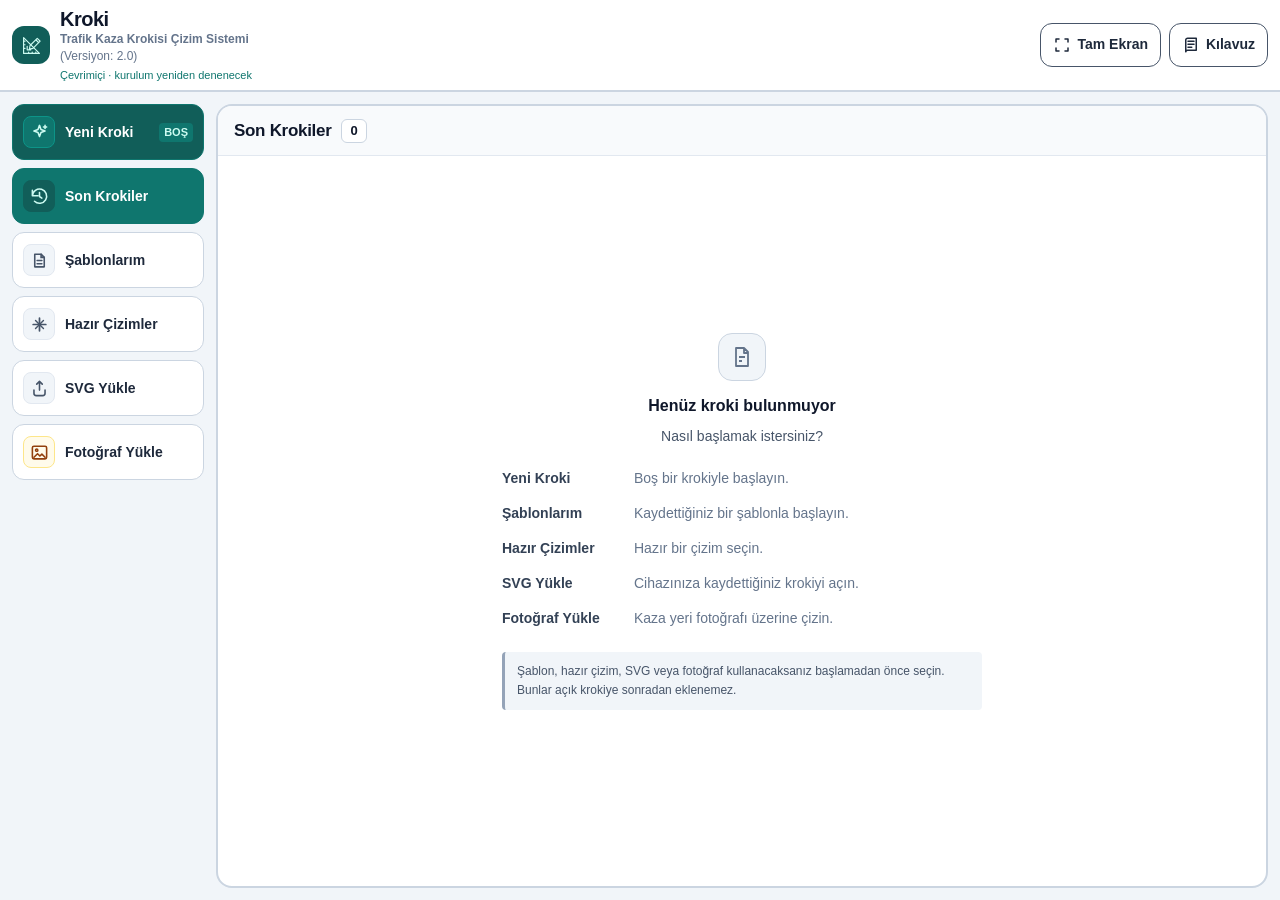
<file: index.html>
<!doctype html>
<html lang="tr">

<head>
  <meta charset="utf-8" />
  <meta name="viewport" content="width=device-width, initial-scale=1.0, user-scalable=no" />
  <meta http-equiv="Cache-Control" content="no-cache, no-store, must-revalidate" />
  <meta http-equiv="Pragma" content="no-cache" />
  <meta http-equiv="Expires" content="0" />
  <meta name="kroki-version" content="2.0" />
  <meta name="kroki-build" content="2.0" />
  <title>Kroki</title>
  <link rel="icon" type="image/svg+xml" href="src/kroki-icon.svg?v=2.0" />
  <link rel="stylesheet" href="src/home.css?v=2.0" />
  <link rel="stylesheet" href="src/editor.css?v=2.0" />
  <link rel="stylesheet" href="src/editor-line.css?v=2.0" />
  <link rel="stylesheet" href="src/touch-controls.css?v=2.0" />
</head>

<body>
  <div id="uygulama">
    <section id="home" class="ekran" aria-label="Kroki ana sayfa">
      <header class="home-ust">
        <div class="home-marka">
          <span class="home-logo" aria-hidden="true">
            <svg viewBox="0 0 32 32" fill="none" stroke="currentColor" stroke-width="1.6" stroke-linecap="round" stroke-linejoin="round"><path d="M5 5v22h22L5 5Z"/><path d="M10 17v5h5M5 10h2M5 15h2M5 20h2M12 27v-2M17 27v-2M22 27v-2M14 16 24 6l4 4-10 10-5 1 1-5Z M22 8l4 4"/></svg>
          </span>
          <div><h1 class="home-ust-baslik">Kroki</h1><p class="home-alt-baslik">Trafik Kaza Krokisi Çizim Sistemi <span id="homeVersion" class="home-version" aria-label="Sürüm 2.0">(Versiyon: 2.0)</span></p><p class="offline-status" data-offline-status role="status" aria-live="polite"></p></div>
        </div>
        <div class="home-ust-aksiyonlar">
          <button id="btnHomeTamEkran" class="home-ust-btn" type="button" aria-pressed="false" aria-label="Tam ekran aç"
            title="Tam ekran aç">
            <svg viewBox="0 0 24 24" fill="none" aria-hidden="true">
              <path d="M8 4H4v4M16 4h4v4M20 16v4h-4M4 16v4h4" stroke="currentColor" stroke-width="2"
                stroke-linecap="round" stroke-linejoin="round"></path>
            </svg>
            <span id="lblHomeTamEkran">Tam Ekran</span>
          </button>

          <button id="btnKlavuz" class="home-ust-btn" type="button" aria-label="Kullanım kılavuzu"
            title="Kullanım kılavuzu">
            <svg viewBox="0 0 24 24" fill="none" aria-hidden="true">
              <path d="M5 5.5A2.5 2.5 0 0 1 7.5 3H19v16H7.5A2.5 2.5 0 0 0 5 21V5.5Z" stroke="currentColor"
                stroke-width="2" stroke-linejoin="round"></path>
              <path d="M8 7h8M8 11h8M8 15h5" stroke="currentColor" stroke-width="2" stroke-linecap="round"></path>
            </svg>
            <span>Kılavuz</span>
          </button>
        </div>
      </header>

      <main class="home-icerik">
        <nav class="home-sol" aria-label="Kroki işlemleri">
          <button id="btnYeniKroki" class="home-nav-btn home-ana-buton" type="button">
            <span class="mini-ikon" aria-hidden="true">
              <svg viewBox="0 0 24 24" fill="none">
                <path d="M12 3l1.9 5.1L19 10l-5.1 1.9L12 17l-1.9-5.1L5 10l5.1-1.9L12 3Z" stroke="currentColor"
                  stroke-width="2" stroke-linejoin="round"></path>
                <path d="M19 3v4M21 5h-4" stroke="currentColor" stroke-width="2" stroke-linecap="round"></path>
              </svg>
            </span>
            <span>Yeni Kroki</span>
            <span class="home-bos-etiket" aria-hidden="true">Boş</span>
          </button>

              <button id="btnSonKrokiler" class="home-nav-btn is-active" type="button" data-home-tab="recent" aria-controls="homeRecentPanel" aria-pressed="true">
                <span class="mini-ikon" aria-hidden="true"><svg viewBox="0 0 24 24" fill="none"><path d="M3 11a9 9 0 1 1 2.7 7M3 4v7h7M12 7v5l3 2" stroke="currentColor" stroke-width="2" stroke-linecap="round" stroke-linejoin="round"/></svg></span>
                <span>Son Krokiler</span>
              </button>
              <button id="btnSablonlarim" class="home-nav-btn" type="button" data-home-tab="template" aria-controls="homeTemplatePanel" aria-pressed="false">
                <span class="mini-ikon" aria-hidden="true">
                  <svg viewBox="0 0 24 24" fill="none">
                    <path d="M6 4h8l4 4v12H6z" stroke="currentColor" stroke-width="2" stroke-linejoin="round"></path>
                    <path d="M14 4v4h4M9 12h6M9 16h6" stroke="currentColor" stroke-width="2" stroke-linecap="round">
                    </path>
                  </svg>
                </span>
                <span>Şablonlarım</span>
              </button>

              <button id="btnHazirKavsaklar" class="home-nav-btn" type="button" data-home-tab="ready" aria-controls="homeReadyPanel" aria-pressed="false">
                <span class="mini-ikon" aria-hidden="true">
                  <svg viewBox="0 0 24 24" fill="none">
                    <path d="M12 4v16M4 12h16" stroke="currentColor" stroke-width="2.2" stroke-linecap="round"></path>
                    <path d="M7 7l10 10M17 7 7 17" stroke="currentColor" stroke-width="1.8" stroke-linecap="round">
                    </path>
                  </svg>
                </span>
                <span>Hazır Çizimler</span>
              </button>

              <button id="btnSvgYukle" class="home-nav-btn" type="button">
                <span class="mini-ikon" aria-hidden="true">
                  <svg viewBox="0 0 24 24" fill="none">
                    <path d="M12 3v11M8.5 6.5 12 3l3.5 3.5" stroke="currentColor" stroke-width="2"
                      stroke-linecap="round" stroke-linejoin="round"></path>
                    <path d="M5 14v4a3 3 0 0 0 3 3h8a3 3 0 0 0 3-3v-4" stroke="currentColor" stroke-width="2"
                      stroke-linecap="round"></path>
                  </svg>
                </span>
                <span>SVG Yükle</span>
              </button>

              <button id="btnFotografYukle" class="home-nav-btn" type="button">
                <span class="mini-ikon" aria-hidden="true">
                  <svg viewBox="0 0 24 24" fill="none">
                    <rect x="3" y="4" width="18" height="16" rx="2" stroke="currentColor" stroke-width="2"></rect>
                    <circle cx="8.5" cy="9" r="1.5" stroke="currentColor" stroke-width="1.8"></circle>
                    <path d="m5 18 4.5-4.5 3 3 2.5-2.5 4 4" stroke="currentColor" stroke-width="2"
                      stroke-linecap="round" stroke-linejoin="round"></path>
                  </svg>
                </span>
                <span>Fotoğraf Yükle</span>
              </button>
        </nav>
        <section class="home-kutuphane" aria-labelledby="homeListeBaslik">
          <div class="home-liste-ust">
            <h2 id="homeListeBaslik">Son Krokiler</h2>
            <span id="homeListeAdet" class="home-liste-adet" aria-label="Kayıt sayısı">0</span>
          </div>
          <div id="homeRecentPanel" class="home-liste-panel" data-home-panel="recent" aria-labelledby="btnSonKrokiler">
            <div id="sonKrokilerListesi" class="home-liste"><p class="stored-doc-empty">Krokiler yükleniyor…</p></div>
          </div>
          <div id="homeTemplatePanel" class="home-liste-panel gizli" data-home-panel="template" aria-labelledby="btnSablonlarim">
            <div id="sablonlarimListesi" class="home-liste"><p class="stored-doc-empty">Şablonlar yükleniyor…</p></div>
          </div>
          <div id="homeReadyPanel" class="home-liste-panel gizli" data-home-panel="ready" aria-labelledby="btnHazirKavsaklar">
            <div id="hazirKavsaklarListesi" class="home-liste"></div>
          </div>
        </section>
      </main>

      <div id="homeUploadModal" class="modal-panel gizli" role="dialog" aria-modal="true" aria-labelledby="homeUploadTitle">
        <div class="home-modal">
          <header class="home-modal-header">
            <div><h2 id="homeUploadTitle">SVG Dosyası Yükle</h2><p id="homeUploadHint">Kroki ile kaydedilmiş çiziminizi açın.</p></div>
            <button class="home-icon-btn" type="button" data-modal-close aria-label="Yükleme penceresini kapat">✕</button>
          </header>
          <div id="homeUploadTabs" class="home-upload-tabs" role="tablist" aria-label="SVG yükleme yöntemi">
            <button id="homeUploadFileTab" type="button" role="tab" data-upload-tab="file" aria-selected="true" aria-controls="homeUploadFilePanel">Dosya Seç / Sürükle</button>
            <button id="homeUploadPasteTab" type="button" role="tab" data-upload-tab="paste" aria-selected="false" aria-controls="homeUploadPastePanel" tabindex="-1">SVG Kodu Yapıştır</button>
          </div>
          <div class="home-modal-body">
            <input id="homeUploadInput" type="file" accept=".svg,image/svg+xml" hidden />
            <div id="homeUploadFilePanel" role="tabpanel" aria-labelledby="homeUploadFileTab">
              <button id="homeUploadPick" class="home-upload-drop" type="button">
                <svg viewBox="0 0 24 24" fill="none" aria-hidden="true"><path d="M12 3v12M7 8l5-5 5 5M4 15v6h16v-6" stroke="currentColor" stroke-width="1.8" stroke-linecap="round" stroke-linejoin="round"/></svg>
                <strong>Dosya seçmek için dokunun</strong>
                <span>veya dosyanızı buraya sürükleyip bırakın</span>
                <small id="homeUploadFormats">SVG</small>
              </button>
              <div id="homeUploadSelected" class="home-upload-selected gizli">
                <div id="homeUploadPreview" class="home-upload-preview">
                  <p id="homeUploadPreviewStatus" role="status"></p>
                </div>
                <div class="home-upload-selected-info">
                  <strong id="homeUploadFilename"></strong><span id="homeUploadFilesize"></span>
                  <button id="homeUploadConfirm" class="home-primary-btn" type="button">Aç ve Düzenle</button>
                  <button id="homeUploadChange" class="home-text-btn" type="button">Farklı Dosya Seç</button>
                </div>
              </div>
            </div>
            <div id="homeUploadPastePanel" class="gizli" role="tabpanel" aria-labelledby="homeUploadPasteTab">
              <label for="homeUploadCode">SVG kodunu yapıştırın</label>
              <textarea id="homeUploadCode" rows="7" spellcheck="false" placeholder="&lt;svg …&gt;…&lt;/svg&gt;"></textarea>
              <button id="homeUploadPasteConfirm" class="home-primary-btn" type="button">Kodu İçe Aktar ve Düzenle</button>
            </div>
            <p id="homeUploadError" class="home-upload-error gizli" role="alert"></p>
          </div>
          <footer class="home-modal-footer"><button class="home-secondary-btn" type="button" data-modal-close>Vazgeç</button></footer>
        </div>
      </div>

      <div id="homeGuideModal" class="modal-panel gizli" role="dialog" aria-modal="true" aria-labelledby="homeGuideTitle">
        <div class="home-modal home-guide-modal">
          <header class="home-modal-header"><h2 id="homeGuideTitle">Kullanım Kılavuzu</h2><button class="home-icon-btn" type="button" data-modal-close aria-label="Kılavuzu kapat">✕</button></header>
          <iframe id="homeGuideFrame" title="Kroki kullanım kılavuzu"></iframe>
        </div>
      </div>
      <div id="homeDropOverlay" class="home-drop-overlay gizli" aria-hidden="true"><strong>SVG veya fotoğrafı buraya bırakın</strong></div>
    </section>

    <section id="editor" class="ekran gizli" aria-label="Kroki editörü">
      <div class="editor-grid-controls" role="group" aria-label="Izgara, yapışma, fotoğraf ve yakınlaştırma">
        <div class="editor-grid-control-buttons">
          <button id="btnEditorGrid" type="button" aria-label="Izgarayı gizle" title="Izgarayı gizle" aria-pressed="true">
            <svg viewBox="0 0 24 24" fill="none" stroke="currentColor" stroke-width="1.7" aria-hidden="true"><rect x="3" y="3" width="18" height="18" rx="1"/><path d="M9 3v18m6-18v18M3 9h18M3 15h18"/></svg>
          </button>
          <button id="btnEditorSnap" type="button" aria-label="Izgaraya yapışma kapalı" title="Izgaraya yapışma kapalı" aria-pressed="false">
            <svg viewBox="0 0 24 24" fill="none" stroke="currentColor" stroke-width="1.7" aria-hidden="true"><path d="M4 3v10a8 8 0 0 0 16 0V3h-5v10a3 3 0 0 1-6 0V3ZM4 8h5m6 0h5"/></svg>
          </button>
          <button id="btnEditorZoomOut" type="button" aria-label="Uzaklaştır" title="Uzaklaştır">−</button>
          <button id="btnEditorZoomIn" type="button" aria-label="Yakınlaştır" title="Yakınlaştır">+</button>
          <button id="btnEditorPhotoVisibility" type="button" aria-label="Fotoğrafı göster" title="Fotoğrafı göster" aria-pressed="false" aria-controls="editorBackground" hidden>
            <svg viewBox="0 0 24 24" fill="none" stroke="currentColor" stroke-width="1.7" stroke-linecap="round" stroke-linejoin="round" aria-hidden="true"><path d="M2 12s3.5-7 10-7 10 7 10 7-3.5 7-10 7S2 12 2 12Z"/><circle cx="12" cy="12" r="3"/><path class="photo-visibility-slash" d="m3 3 18 18"/></svg>
          </button>
        </div>
        <div class="editor-grid-status">
          <output id="editorSnapStepValue"></output>
          <output id="touchControlZoomValue" class="editor-grid-zoom-value" aria-label="Yakınlaştırma oranı">Zoom: %100</output>
        </div>
      </div>
      <main class="editor-calisma-alani">
        <svg id="editorCanvas" class="editor-canvas" viewBox="0 0 1200 800" preserveAspectRatio="xMinYMin meet" aria-label="Boş kroki alanı">
          <g id="editorBackground" pointer-events="none" aria-hidden="true"></g>
          <foreignObject id="editorGridLayer" x="0" y="0" width="1200" height="800" pointer-events="none" aria-hidden="true">
            <canvas xmlns="http://www.w3.org/1999/xhtml" id="editorGrid" class="editor-grid"></canvas>
          </foreignObject>
          <g id="editorObjects"></g>
          <g id="editorEditLayer"></g>
        </svg>
        <div id="editorCenterGuide" class="editor-center-guide" aria-hidden="true">
          <span class="editor-center-guide-axis is-vertical"></span>
          <span class="editor-center-guide-axis is-horizontal"></span>
          <svg class="editor-center-guide-cross" viewBox="0 0 20 20"><path d="M10 3V17M3 10H17"/></svg>
        </div>
      </main>

      <div class="editor-floating-toolbar" aria-label="Geçmiş işlemleri">
        <div class="floating-toolbar-group" aria-label="Geçmiş">
          <button id="btnEditorUndo" class="floating-tool-btn" type="button" aria-label="Geri al" title="Geri al"
            disabled>
            <svg viewBox="0 0 24 24" fill="none" aria-hidden="true">
              <path d="M9 7 4 12l5 5" stroke="currentColor" stroke-width="2.2" stroke-linecap="round"
                stroke-linejoin="round"></path>
              <path d="M5 12h9a5 5 0 0 1 0 10h-2" stroke="currentColor" stroke-width="2.2"
                stroke-linecap="round"></path>
            </svg>
          </button>

          <button id="btnEditorRedo" class="floating-tool-btn" type="button" aria-label="Yinele" title="Yinele"
            disabled>
            <svg viewBox="0 0 24 24" fill="none" aria-hidden="true">
              <path d="m15 7 5 5-5 5" stroke="currentColor" stroke-width="2.2" stroke-linecap="round"
                stroke-linejoin="round"></path>
              <path d="M19 12h-9a5 5 0 0 0 0 10h2" stroke="currentColor" stroke-width="2.2"
                stroke-linecap="round"></path>
            </svg>
          </button>
        </div>
      </div>

      <div id="touchControlDock" class="touch-control-dock">
        <section id="touchControlPanel" class="touch-control-panel" aria-label="Dokunmatik hassas taşıma" hidden>
          <div class="touch-direction-diamond" role="group" aria-label="Bir birim yönlü taşıma">
            <button class="touch-direction-btn is-up" type="button" data-touch-action="move-up"
              aria-label="Bir birim yukarı taşı" title="1 birim yukarı taşı · Basılı tutabilirsiniz">
              <svg viewBox="0 0 24 24" fill="none" aria-hidden="true"><path d="M12 19V5m0 0-6 6m6-6 6 6" stroke="currentColor" stroke-width="2.25" stroke-linecap="round" stroke-linejoin="round"></path></svg>
            </button>
            <button class="touch-direction-btn is-right" type="button" data-touch-action="move-right"
              aria-label="Bir birim sağa taşı" title="1 birim sağa taşı · Basılı tutabilirsiniz">
              <svg viewBox="0 0 24 24" fill="none" aria-hidden="true"><path d="M5 12h14m0 0-6-6m6 6-6 6" stroke="currentColor" stroke-width="2.25" stroke-linecap="round" stroke-linejoin="round"></path></svg>
            </button>
            <button class="touch-direction-btn is-down" type="button" data-touch-action="move-down"
              aria-label="Bir birim aşağı taşı" title="1 birim aşağı taşı · Basılı tutabilirsiniz">
              <svg viewBox="0 0 24 24" fill="none" aria-hidden="true"><path d="M12 5v14m0 0 6-6m-6 6-6-6" stroke="currentColor" stroke-width="2.25" stroke-linecap="round" stroke-linejoin="round"></path></svg>
            </button>
            <button class="touch-direction-btn is-left" type="button" data-touch-action="move-left"
              aria-label="Bir birim sola taşı" title="1 birim sola taşı · Basılı tutabilirsiniz">
              <svg viewBox="0 0 24 24" fill="none" aria-hidden="true"><path d="M19 12H5m0 0 6-6m-6 6 6 6" stroke="currentColor" stroke-width="2.25" stroke-linecap="round" stroke-linejoin="round"></path></svg>
            </button>
          </div>
        </section>

        <button id="btnTouchControlRestore" class="touch-control-restore" type="button"
          aria-label="Hassas taşıma kumandasını aç" title="Hassas taşıma kumandasını aç" aria-controls="touchControlPanel" aria-expanded="false">
          <svg viewBox="0 0 32 32" fill="none" aria-hidden="true">
            <path d="M16 2.5 29.5 16 16 29.5 2.5 16 16 2.5ZM9.25 9.25l13.5 13.5m0-13.5-13.5 13.5"
              stroke="currentColor" stroke-width="1.7" stroke-linejoin="round"></path>
            <path d="M16 6v5m0-5-2 2m2-2 2 2M26 16h-5m5 0-2-2m2 2-2 2M16 26v-5m0 5-2-2m2 2 2-2M6 16h5m-5 0 2-2m-2 2 2 2"
              stroke="currentColor" stroke-width="1.7" stroke-linecap="round" stroke-linejoin="round"></path>
          </svg>
        </button>
      </div>

      <aside class="editor-rail" aria-label="Ana menü">
        <button id="btnEditorMenu" class="rail-btn" type="button" aria-label="Ana menü" title="Ana menü" data-rail-menu-target="railMenuAna" aria-expanded="false">
          <svg viewBox="0 0 24 24" fill="none" aria-hidden="true">
            <path d="M4 7h16M4 12h16M4 17h16" stroke="currentColor" stroke-width="2.2" stroke-linecap="round"></path>
          </svg>
        </button>

        <button id="btnCizimAraclari" class="rail-btn" type="button" aria-label="Çizim araçları" title="Çizim araçları" data-rail-menu-target="railMenuCizim" aria-expanded="false">
          <svg viewBox="0 0 56 56" aria-hidden="true">
            <path d="M 50 49 L 7 49 L 7 41 L 50 41 Z M 42 16 L 25 33 L 12 38 L 17 25 L 34 9 Z M 35 8 A 1 1 0 0 1 43 15 Z M 24 32 L 18 26 L 13 37 Z" fill="currentColor" stroke="none"></path>
            <rect x="0" y="0" width="56" height="56" fill-opacity="0"></rect>
          </svg>
        </button>

        <button id="btnYolEkle" class="rail-btn" type="button" aria-label="Yol ekle" title="Yol ekle" data-rail-menu-target="railMenuYol" aria-expanded="false">
          <svg viewBox="0 0 56 56" aria-hidden="true">
            <path d="M 17 7 L 7 47 L 7 49 L 9 49 L 9 47 L 18 7 Z M 20 7 L 11 47 L 11 49 L 27 49 L 27 43 L 30 43 L 30 49 L 46 49 L 46 47 L 37 7 L 30 7 L 30 10 L 27 10 L 27 7 Z M 30 13 L 30 17 L 27 17 L 27 13 Z M 30 21 L 30 26 L 27 26 L 27 21 Z M 39 7 L 48 47 L 48 49 L 50 49 L 50 47 L 40 7 Z M 27 31 L 30 31 L 30 37 L 27 37 Z" fill="currentColor" stroke="none"></path>
            <rect x="0" y="0" width="56" height="56" fill-opacity="0"></rect>
          </svg>
        </button>

        <button id="btnAracEkle" class="rail-btn" type="button" aria-label="Araç ekle" title="Araç ekle" data-rail-menu-target="railMenuArac" aria-expanded="false">
          <svg class="rail-svg-arac" viewBox="0 0 102 77" aria-hidden="true">
            <path d="M 51 1 Q 76 2 78 4 C 84 10 86 17 91 24 Q 91 20 89 19 C 101 20 101 21 101 25 Q 96 27 91 26 C 91 35 101 35 101 45 C 101 75 102 78 99 78 L 89 78 C 86 78 86 75 86 70 L 15 70 C 15 75 15 78 12 78 L 3 78 C 0 78 0 75 0 73 L 0 45 C 0 35 10 35 10 26 Q 5 27 0 25 C 0 21 0 20 12 19 Q 10 20 10 24 C 15 17 16 10 23 4 Q 25 2 51 1 M 23 7 Q 17 15 14 25 L 87 25 Q 84 15 78 7 Q 51 3 23 7 M 4 39 Q 0 43 5 47 Q 9 50 27 48 L 29 45 Q 18 37 4 39 M 98 39 Q 83 38 74 45 L 76 48 Q 91 50 95 47 Q 101 43 98 39 Z M 35 59 L 35 65 L 68 65 L 68 59 Z" fill="currentColor" stroke="none"></path>
          </svg>
        </button>

        <button id="btnLevhaEkle" class="rail-btn" type="button" aria-label="Levha ekle" title="Levha ekle" data-rail-menu-target="railMenuLevha" aria-expanded="false">
          <svg viewBox="0 0 24 24" fill="none" aria-hidden="true">
            <path d="M12 3 22 20H2L12 3Z" stroke="currentColor" stroke-width="2" stroke-linejoin="round"></path>
            <path d="M12 9v5M12 17h.1" stroke="currentColor" stroke-width="2.4" stroke-linecap="round"></path>
          </svg>
        </button>

        <button id="btnDigerSembolEkle" class="rail-btn" type="button" aria-label="Diğer sembol ekle"
          title="Diğer sembol ekle" data-rail-menu-target="railMenuDiger" aria-expanded="false">
          <svg viewBox="0 0 51 51" xmlns="http://www.w3.org/2000/svg" aria-hidden="true">
            <path d="M 11.4 1.4 A 0.2 0.2 90 0 1 11.8 1.4 Q 12 7 16 9 L 13.8 9 Q 13.8 13 18 14 L 15.2 14 Q 15.2 17 19 19 L 16.6 19 Q 16.6 22 21 24 L 18 24 Q 18 27.6 23 29 L 13 30 L 13 37 L 10 37 L 10 30 L 0 29 Q 5.2 27.6 5.2 24 L 2 24 Q 6.6 22 6.6 19 L 4 19 Q 8 17 8 14 L 5 14 Q 9.4 13 9.4 9 L 7 9 Q 11 7 11.4 1.4 Z M 47 3.8 Q 47.8 4.4 47.4 5 L 47.8 5 L 49.8 6.8 Q 51 8 49.8 8 L 48.6 14 Q 48.4 14.8 49 14.8 Q 47.4 14.8 47.4 17 L 47.4 36.4 L 47.8 37.6 L 47.8 46.4 Q 48.4 46.4 48.4 47 L 48.4 50.4 L 8 50.4 L 8.4 49.8 L 9.8 48.8 L 11.6 45.6 L 11.6 44.6 L 11.4 43 L 10.6 42.8 L 9.8 42.2 L 8.8 42.2 L 7.6 42.4 L 6.6 42 L 6.2 41.4 L 6.2 41.2 L 7.6 40.2 L 8.6 39 L 10 38.4 L 11.6 38.8 L 13.6 40 Q 21.8 38 27.4 34.6 L 27.6 34 L 27.6 33.6 L 27.8 33.4 L 29.2 32.8 L 29.4 32.2 L 32.6 29.2 L 33.8 23.8 L 33.6 23.2 L 34.4 22.4 C 34.2 22.2 34 22 33.8 22 L 33 21.6 L 33 21.2 L 32.8 20.8 L 32.6 20.2 L 32.2 19.8 L 32.6 19 L 32.8 18.4 L 32.4 18 L 32.8 17.4 L 34.8 16.2 L 36.6 16.4 L 37 17 L 37.4 18 L 37 19.6 C 37 19.6 36.8 19.8 36.8 19.8 L 36.8 21.2 L 37.6 21 L 38.2 21.2 L 38.4 22.6 L 39.4 24.2 L 40 27.6 L 40.2 31 L 39.8 34 L 38.6 37 L 42.8 47.6 L 43 47.6 L 43.6 49.6 L 41.8 50.4 L 44.6 50.4 L 44.6 47 Q 44.6 46.4 45.2 46.4 L 45.2 37.6 L 45.6 36.4 L 45.6 17 Q 45.6 14.8 44 14.8 Q 44.6 14.8 44.4 14 L 43.2 8 Q 42 8 43.2 6.8 L 45.2 5 L 45.6 5 Q 45.2 4.4 46 3.8 A 0.2 0.2 90 0 1 47 3.8 M 44 8 L 45.2 14 L 47.8 14 L 49 8 L 44 8 M 30.6 34.2 L 30 34 L 29.6 34.2 C 29.6 34.2 29.6 34.4 29.6 34.4 L 28.8 35.2 L 28.4 35.2 L 27.8 35 Q 22 38.6 15 40 L 14.6 40.4 L 22 40.2 L 24.6 40.8 L 26 42 L 27.4 43.4 L 28.8 44.2 L 29.4 44.2 L 29.4 44.4 L 28.4 45 L 26.2 44.6 L 24.8 42.6 L 25 44.6 L 25.6 45.8 L 26.4 46.6 L 27.2 48.8 L 29.4 48.2 L 33 35.4 L 32.4 35.4 L 32.6 32.6 L 30.6 34.2 M 35.6 39.6 L 32.2 48.6 L 31.8 49 L 31.6 50.4 L 38.2 50.4 L 40.2 48.4 L 35.6 39.6 M 20.4 44.6 L 16.4 46 L 16.8 47.2 L 17.2 49.2 L 17 50.4 L 19.6 50.4 L 20.6 49.8 L 21.4 48.6 L 20.8 46.8 L 20.4 45.6 L 20.4 44.6 M 22.6 45.6 L 22.8 47 L 22.6 48.8 L 21.4 50.4 L 28 50.4 L 26.4 49.8 L 25.6 47.8 L 25 47.4 L 23.2 46.2 L 22.6 45.6 M 14 46.2 L 10 50.4 L 15 50.4 L 15.4 50 L 16 49.8 L 16 48.8 L 14.8 47.2 L 14 46.2 Z" fill="currentColor"></path>
          </svg>
        </button>

        <button id="btnEditorFitScreen" class="rail-btn" type="button" aria-label="Ekrana sığdır"
          title="Ekrana sığdır">
          <svg viewBox="0 0 24 24" fill="none" aria-hidden="true">
            <path d="M4 9V4h5M15 4h5v5M20 15v5h-5M9 20H4v-5" stroke="currentColor" stroke-width="2"
              stroke-linecap="round" stroke-linejoin="round"></path>
            <path d="M8 8h8v8H8z" stroke="currentColor" stroke-width="1.8" stroke-linejoin="round"></path>
          </svg>
        </button>
      </aside>

      <div id="editorTopIp" class="editor-top-ip gizli" aria-label="Aktif nesne işlemleri">
        <button id="btnEditTamam" class="top-ip-btn top-ip-ok" type="button" aria-label="Düzenlemeyi tamamla"
          title="Tamam">
          <svg viewBox="0 0 24 24" fill="none" aria-hidden="true">
            <path d="M5 12.5 10 17 19 7" stroke="currentColor" stroke-width="2.6" stroke-linecap="round"
              stroke-linejoin="round"></path>
          </svg>
          <span>Tamam</span>
        </button>

        <button id="btnEditKopyala" class="top-ip-btn top-ip-copy" type="button" aria-label="Aktif nesneyi kopyala"
          title="Kopyala">
          <svg viewBox="0 0 24 24" fill="none" aria-hidden="true">
            <rect x="8" y="8" width="10" height="12" rx="1.6" stroke="currentColor" stroke-width="2"></rect>
            <path d="M6 16H5a2 2 0 0 1-2-2V6a2 2 0 0 1 2-2h8a2 2 0 0 1 2 2v1" stroke="currentColor"
              stroke-width="2" stroke-linecap="round" stroke-linejoin="round"></path>
          </svg>
          <span>Kopyala</span>
        </button>

        <button id="btnMultiSelectMode" class="top-ip-btn top-ip-select" type="button" aria-label="Çoklu seç"
          title="Çoklu seç" aria-pressed="false">
          <svg viewBox="0 0 56 56" fill="none" aria-hidden="true">
            <rect x="10" y="12" width="24" height="18" rx="2" stroke="currentColor" stroke-width="4"></rect>
            <rect x="22" y="24" width="24" height="20" rx="2" stroke="currentColor" stroke-width="4"></rect>
            <path d="M12 42H7V37" stroke="currentColor" stroke-width="4" stroke-linecap="round"></path>
            <path d="M44 8h5v5" stroke="currentColor" stroke-width="4" stroke-linecap="round"></path>
          </svg>
          <span>Çoklu</span>
        </button>

        <button id="btnEditGrupla" class="top-ip-btn top-ip-group multi-only-control gizli" type="button"
          aria-label="Seçili nesneleri grupla" title="Grupla">
          <svg viewBox="0 0 24 24" fill="none" aria-hidden="true">
            <rect x="4" y="5" width="7" height="7" rx="1.5" stroke="currentColor" stroke-width="2"></rect>
            <rect x="13" y="12" width="7" height="7" rx="1.5" stroke="currentColor" stroke-width="2"></rect>
            <path d="M11 8.5h2M7.5 12v2" stroke="currentColor" stroke-width="2" stroke-linecap="round"></path>
          </svg>
          <span>Grupla</span>
        </button>

        <button id="btnEditGrupCoz" class="top-ip-btn top-ip-group group-only-control gizli" type="button"
          aria-label="Grubu çöz" title="Grubu çöz">
          <svg viewBox="0 0 24 24" fill="none" aria-hidden="true">
            <rect x="4" y="5" width="7" height="7" rx="1.5" stroke="currentColor" stroke-width="2"></rect>
            <rect x="13" y="12" width="7" height="7" rx="1.5" stroke="currentColor" stroke-width="2"></rect>
            <path d="M11.5 12.5 13 11M8 15v3M6.5 16.5h3" stroke="currentColor" stroke-width="2"
              stroke-linecap="round"></path>
          </svg>
          <span>Çöz</span>
        </button>

        <button id="btnEditOneGetir" class="top-ip-btn top-ip-layer" type="button"
          aria-label="Aktif nesneyi one getir" title="One getir">
          <svg viewBox="0 0 24 24" fill="none" aria-hidden="true">
            <path d="M7 8h10M7 18h10" stroke="currentColor" stroke-width="2" stroke-linecap="round"></path>
            <path d="M12 15V5M8.5 8.5 12 5l3.5 3.5" stroke="currentColor" stroke-width="2.2"
              stroke-linecap="round" stroke-linejoin="round"></path>
          </svg>
          <span>Öne</span>
        </button>

        <button id="btnEditArkayaGonder" class="top-ip-btn top-ip-layer" type="button"
          aria-label="Aktif nesneyi arkaya gonder" title="Arkaya gonder">
          <svg viewBox="0 0 24 24" fill="none" aria-hidden="true">
            <path d="M7 6h10M7 16h10" stroke="currentColor" stroke-width="2" stroke-linecap="round"></path>
            <path d="M12 9v10M8.5 15.5 12 19l3.5-3.5" stroke="currentColor" stroke-width="2.2"
              stroke-linecap="round" stroke-linejoin="round"></path>
          </svg>
          <span>Arkaya</span>
        </button>

        <button id="btnEditSil" class="top-ip-btn top-ip-danger" type="button" aria-label="Aktif nesneyi sil"
          title="Sil">
          <svg viewBox="0 0 24 24" fill="none" aria-hidden="true">
            <path d="M5 7h14M10 11v6M14 11v6M9 7l1-3h4l1 3M7 7l1 13h8l1-13" stroke="currentColor"
              stroke-width="2" stroke-linecap="round" stroke-linejoin="round"></path>
          </svg>
          <span>Sil</span>
        </button>

      </div>

      <div id="editorSideIp" class="editor-side-ip gizli" aria-label="Aktif nesne özellikleri">

        <div id="groupIpStack" class="group-ip-stack side-ip-control gizli" aria-label="Grup özellikleri">
          <div id="groupScaleStepper" class="side-ip-stepper-vertical" aria-label="Grup boyutu">
            <button id="btnGroupScalePlus" class="side-ip-stepper-btn" type="button"
              aria-label="Grup boyutunu yüzde 1 arttır">+</button>
            <input id="groupScaleInput" class="side-ip-stepper-number" type="number" min="1" max="1000"
              step="1" value="100" inputmode="numeric" aria-label="Grup boyutu">
            <button id="btnGroupScaleMinus" class="side-ip-stepper-btn" type="button"
              aria-label="Grup boyutunu yüzde 1 azalt">-</button>
          </div>
          <div id="groupRotateStepper" class="side-ip-stepper-vertical" aria-label="Grup açısı">
            <button id="btnGroupRotatePlus" class="side-ip-stepper-btn" type="button"
              aria-label="Grup açısını 1 derece arttır">
              <svg class="side-ip-rotate-icon" viewBox="0 0 24 24" aria-hidden="true">
                <path d="M 12.48 3.43 A 9.09 9.09 0 0 1 18.3 5.55 L 18.3 2.35 L 19.94 2.35 L 19.94 8.85 L 13.44 8.85 L 13.44 7.21 L 17.7 7.21 A 7.46 7.46 0 1 0 19.17 15.86 L 20.63 16.59 A 9.11 9.11 0 1 1 12.48 3.43 Z" fill="currentColor"></path>
              </svg>
            </button>
            <input id="groupRotateInput" class="side-ip-stepper-number" type="number" min="-180" max="180"
              step="1" value="0" inputmode="numeric" aria-label="Grup açısı">
            <button id="btnGroupRotateMinus" class="side-ip-stepper-btn" type="button"
              aria-label="Grup açısını 1 derece azalt">
              <svg class="side-ip-rotate-icon" viewBox="0 0 24 24" aria-hidden="true">
                <path d="M 12.48 20.57 A 9.09 9.09 0 0 0 18.3 18.45 L 18.3 21.65 L 19.94 21.65 L 19.94 15.15 L 13.44 15.15 L 13.44 16.79 L 17.7 16.79 A 7.46 7.46 0 1 1 19.17 8.14 L 20.63 7.41 A 9.11 9.11 0 1 0 12.48 20.57 Z" fill="currentColor"></path>
              </svg>
            </button>
          </div>
        </div>

        <div id="roadIpControls" class="road-ip-stack side-ip-control road-only-control gizli" aria-label="Yol ozellikleri">
          <div class="road-ip-stepper road-global-control" aria-label="Serit sayisi">
            <button id="btnRoadLaneCountPlus" class="road-ip-stepper-btn" type="button" aria-label="Serit sayisini arttir">+</button>
            <input id="roadLaneCountIpInput" class="road-ip-stepper-number" type="number" min="1" max="20" step="1"
              value="2" inputmode="numeric" aria-label="Serit sayisi">
            <button id="btnRoadLaneCountMinus" class="road-ip-stepper-btn" type="button" aria-label="Serit sayisini azalt">-</button>
          </div>
          <div class="road-ip-stepper" aria-label="Serit genisligi">
            <button id="btnRoadLaneWidthPlus" class="road-ip-stepper-btn" type="button" aria-label="Serit genisligini arttir">+</button>
            <input id="roadLaneWidthIpInput" class="road-ip-stepper-number" type="number" min="10" max="1000" step="1"
              value="50" inputmode="numeric" aria-label="Serit genisligi">
            <button id="btnRoadLaneWidthMinus" class="road-ip-stepper-btn" type="button" aria-label="Serit genisligini azalt">-</button>
          </div>
          <button id="btnRoadProfileIp" class="side-ip-btn side-ip-tool road-ip-icon-btn road-global-control" type="button"
            aria-label="Yol profili" title="Yol profili">
            <span id="lblRoadProfileIp" class="side-ip-text-mark">D</span>
          </button>
          <button id="btnRoadPocketIp" class="side-ip-btn side-ip-tool road-ip-icon-btn road-global-control road-pocket-cycle-btn" type="button"
            aria-label="Cep yok" title="Cep yok">
            <span id="lblRoadPocketIp" class="side-ip-text-mark road-pocket-cycle-mark">Cep yok</span>
          </button>
          <button id="btnRoadDepartureIp" class="side-ip-btn side-ip-tool road-ip-icon-btn road-global-control road-departure-btn" type="button"
            aria-label="Ayrilan yol ekle" title="Ayrilan yol ekle" aria-expanded="false">
            <svg viewBox="0 0 48 48" fill="none" aria-hidden="true">
              <path d="M 10 8 L 10 40 M 21 8 L 21 40 M 29 40 Q 29 15 39 7 M 27 10 L 39 7 L 39 18"
                stroke="currentColor" stroke-width="3" stroke-linecap="round" stroke-linejoin="round"></path>
            </svg>
          </button>
          <div id="roadSCurveControlIp" class="road-ip-stepper road-global-control gizli" aria-label="S viraj kontrol noktasi">
            <button id="btnRoadSCurveControlPlus" class="road-ip-stepper-btn" type="button" aria-label="S viraj kontrol noktasini arttir">+</button>
            <input id="roadSCurveControlCountIpInput" class="road-ip-stepper-number" type="number" min="2" max="5" step="1"
              value="2" inputmode="numeric" aria-label="S viraj kontrol noktasi">
            <button id="btnRoadSCurveControlMinus" class="road-ip-stepper-btn" type="button" aria-label="S viraj kontrol noktasini azalt">-</button>
          </div>
          <button id="btnRoadXAxisSymmetryIp" class="side-ip-btn side-ip-tool road-ip-icon-btn road-global-control road-symmetry-control" type="button"
            aria-label="Yolu X eksenine gore yansit" title="X ekseni simetrisi">
            <svg viewBox="0 0 40 40" fill="none" aria-hidden="true">
              <path d="M0 19L40 19L40 0L0 19" fill="currentColor"></path>
              <path d="M0 21L40 21L40 40Z" fill="none" stroke="currentColor" stroke-width="2"
                stroke-linejoin="round"></path>
            </svg>
          </button>
          <button id="btnRoadYAxisSymmetryIp" class="side-ip-btn side-ip-tool road-ip-icon-btn road-global-control road-symmetry-control" type="button"
            aria-label="Yolu Y eksenine gore yansit" title="Y ekseni simetrisi">
            <svg viewBox="0 0 40 40" fill="none" aria-hidden="true">
              <path d="M21 0L21 40L40 40L21 0" fill="currentColor"></path>
              <path d="M19 0L19 40L0 40Z" fill="none" stroke="currentColor" stroke-width="2"
                stroke-linejoin="round"></path>
            </svg>
          </button>
          <div class="road-boundary-shortcuts road-lane-only-control gizli" aria-label="Serit cizgileri">
            <button id="btnRoadUpperLinePanel" class="side-ip-btn side-ip-tool road-ip-icon-btn" type="button"
              aria-label="Ust cizgi" title="Ust cizgi">
              <svg viewBox="0 0 48 48" fill="none" aria-hidden="true">
                <path d="M10 15H38" stroke="currentColor" stroke-width="5" stroke-linecap="round"></path>
                <path d="M13 31H35" stroke="currentColor" stroke-width="3" stroke-linecap="round" opacity=".32"></path>
              </svg>
            </button>
            <button id="btnRoadLowerLinePanel" class="side-ip-btn side-ip-tool road-ip-icon-btn" type="button"
              aria-label="Alt cizgi" title="Alt cizgi">
              <svg viewBox="0 0 48 48" fill="none" aria-hidden="true">
                <path d="M13 17H35" stroke="currentColor" stroke-width="3" stroke-linecap="round" opacity=".32"></path>
                <path d="M10 33H38" stroke="currentColor" stroke-width="5" stroke-linecap="round"></path>
              </svg>
            </button>
            <button id="btnRoadSectionDoneIp" class="side-ip-btn side-ip-tool road-ip-icon-btn road-section-done-btn" type="button"
              aria-label="Serit secimini bitir" title="Serit secimini bitir">
              <svg viewBox="0 0 48 48" fill="none" aria-hidden="true">
                <path d="M12 24L21 33L37 15" stroke="currentColor" stroke-width="5" stroke-linecap="round"
                  stroke-linejoin="round"></path>
              </svg>
            </button>
          </div>
          <button id="btnRoadAddBarrierIp" class="side-ip-btn side-ip-tool road-ip-icon-btn road-barrier-add-control gizli" type="button"
            aria-label="Bariyer ekle" title="Bariyer ekle">
            <svg viewBox="8 15 34 17" aria-hidden="true">
              <path d="M15 32 15 17M20 32 20 17M25 32 25 17M30 32 30 17M35 17 35 32"
                stroke="currentColor" stroke-width="2" fill="none"></path>
              <path d="M10 17 40 17" stroke="currentColor" fill="none" stroke-width="4"></path>
            </svg>
          </button>
          <div id="roadBarrierControlsIp" class="road-barrier-controls road-barrier-only-control gizli" aria-label="Bariyer ozellikleri">
            <button id="btnRoadBarrierAttachedIp" class="side-ip-btn side-ip-tool road-ip-icon-btn" type="button"
              aria-label="Yola yapisik" title="Yola yapisik" aria-pressed="true">
              <svg viewBox="0 0 48 48" fill="none" aria-hidden="true">
                <path d="M9 32C17 24 31 24 39 32" stroke="currentColor" stroke-width="3" stroke-linecap="butt"></path>
                <path d="M11 18C19 10 29 10 37 18" stroke="currentColor" stroke-width="4" stroke-linecap="butt"></path>
                <path d="M15 31L18 17M24 28V14M33 31L30 17" stroke="currentColor" stroke-width="2.8"
                  stroke-linecap="butt"></path>
              </svg>
            </button>
            <button id="btnManualBarrierProfileIp" class="side-ip-btn side-ip-tool road-ip-icon-btn gizli" type="button"
              aria-label="Manuel bariyer profilini değiştir" title="Manuel bariyer profilini değiştir">
              <span id="lblManualBarrierProfileIp" class="side-ip-text-mark shape-convert-mark" aria-hidden="true">Çizgi</span>
            </button>
            <button id="btnRoadBarrierEndCapsIp" class="side-ip-btn side-ip-tool road-ip-icon-btn road-barrier-end-btn" type="button"
              aria-label="Bariyer uçları" title="Bariyer uçları">
              <span id="lblRoadBarrierEndCapsIp" class="side-ip-text-mark road-barrier-end-mark" aria-hidden="true"><strong>İki Uç</strong><span>Açık</span></span>
            </button>
            <div class="road-ip-stepper road-barrier-spacing-stepper" aria-label="Direk araligi">
              <button id="btnRoadBarrierSpacingPlus" class="road-ip-stepper-btn" type="button" aria-label="Direk araligini arttir">+</button>
              <input id="roadBarrierSpacingIpInput" class="road-ip-stepper-number" type="number" min="18" max="180" step="1"
                value="42" inputmode="numeric" aria-label="Direk araligi">
              <button id="btnRoadBarrierSpacingMinus" class="road-ip-stepper-btn" type="button" aria-label="Direk araligini azalt">-</button>
            </div>
            <button id="btnRoadBarrierDeleteIp" class="side-ip-btn side-ip-tool road-ip-icon-btn road-barrier-delete-btn" type="button"
              aria-label="Bariyeri sil" title="Bariyeri sil">
              <svg viewBox="0 0 48 48" fill="none" aria-hidden="true">
                <path d="M12 15H36M20 20V34M28 20V34M18 15L20 10H28L30 15M16 15L18 38H30L32 15"
                  stroke="currentColor" stroke-width="4" stroke-linecap="butt" stroke-linejoin="miter"></path>
              </svg>
            </button>
            <button id="btnRoadBarrierDoneIp" class="side-ip-btn side-ip-tool road-ip-icon-btn road-section-done-btn" type="button"
              aria-label="Bariyer duzenlemeyi bitir" title="Bariyer duzenlemeyi bitir">
              <svg viewBox="0 0 48 48" fill="none" aria-hidden="true">
                <path d="M12 24L21 33L37 15" stroke="currentColor" stroke-width="5" stroke-linecap="round"
                  stroke-linejoin="round"></path>
              </svg>
            </button>
          </div>
          <button id="btnRoadLeftShoulderIp" class="side-ip-btn side-ip-tool road-ip-icon-btn road-global-control" type="button"
            aria-label="Sol banket" title="Sol banket" aria-pressed="false">
            <svg viewBox="0 0 48 48" fill="none" aria-hidden="true">
              <path d="M13 6V42" stroke="currentColor" stroke-width="5" stroke-linecap="round" opacity=".42"></path>
              <path d="M24 6V42M35 6V42" stroke="currentColor" stroke-width="3" stroke-linecap="round"></path>
            </svg>
          </button>
          <button id="btnRoadRightShoulderIp" class="side-ip-btn side-ip-tool road-ip-icon-btn road-global-control" type="button"
            aria-label="Sag banket" title="Sag banket" aria-pressed="false">
            <svg viewBox="0 0 48 48" fill="none" aria-hidden="true">
              <path d="M13 6V42M24 6V42" stroke="currentColor" stroke-width="3" stroke-linecap="round"></path>
              <path d="M35 6V42" stroke="currentColor" stroke-width="5" stroke-linecap="round" opacity=".42"></path>
            </svg>
          </button>
          <button id="btnRoadMarkingStyleIp" class="side-ip-btn side-ip-tool road-ip-icon-btn road-global-control" type="button"
            aria-label="Yol cizgi stili" title="Yol cizgi stili">
            <svg id="iconRoadMarkingStyle" viewBox="0 0 48 48" fill="none" aria-hidden="true"></svg>
          </button>
        </div>

        <div id="roadDeparturePanel" class="road-boundary-panel road-departure-panel gizli" aria-label="Ayrilan yol olustur">
          <div class="road-boundary-panel-head">
            <span>Ayrilan yol</span>
            <button id="btnRoadDeparturePanelClose" class="road-boundary-panel-close" type="button"
              aria-label="Paneli kapat" title="Kapat">x</button>
          </div>
          <div class="road-departure-option-row">
            <span>Taraf</span>
            <div class="road-departure-side-buttons" role="group" aria-label="Ayrilma tarafi">
              <button id="btnRoadDepartureLeft" class="road-departure-choice" type="button"
                aria-label="Soldan ayrilan yol" aria-pressed="false">Sol</button>
              <button id="btnRoadDepartureRight" class="road-departure-choice is-active" type="button"
                aria-label="Sagdan ayrilan yol" aria-pressed="true">Sağ</button>
            </div>
          </div>
          <div class="road-departure-option-row">
            <label for="roadDepartureLaneCountInput">Şerit</label>
            <div class="road-departure-stepper">
              <button id="btnRoadDepartureLaneMinus" type="button" aria-label="Ayrilan yol serit sayisini azalt">−</button>
              <input id="roadDepartureLaneCountInput" type="number" min="1" max="2" step="1" value="2"
                inputmode="numeric" aria-label="Ayrilan yol serit sayisi">
              <button id="btnRoadDepartureLanePlus" type="button" aria-label="Ayrilan yol serit sayisini arttir">+</button>
            </div>
          </div>
          <button id="btnRoadDepartureCreate" class="road-departure-create" type="button">Yolu oluştur</button>
        </div>

        <div id="roadBoundaryPanel" class="road-boundary-panel gizli" aria-label="Yol cizgi segmentleri">
          <div class="road-boundary-panel-head">
            <span id="roadBoundaryPanelTitle">Ust cizgi</span>
            <button id="btnRoadBoundaryPanelClose" class="road-boundary-panel-close" type="button"
              aria-label="Paneli kapat" title="Kapat">x</button>
          </div>
          <label class="road-boundary-count-row" for="roadBoundarySegmentCountSelect">
            <span>Segment</span>
            <select id="roadBoundarySegmentCountSelect" aria-label="Segment sayisi">
              <option value="1">1</option>
              <option value="2">2</option>
              <option value="3">3</option>
              <option value="4">4</option>
              <option value="5">5</option>
            </select>
          </label>
          <div id="roadBoundarySegmentButtons" class="road-boundary-segment-grid" aria-label="Segment stilleri"></div>
        </div>

        <div class="traffic-sign-ip-stack side-ip-control traffic-sign-only-control gizli" aria-label="Levha ozellikleri">
          <div id="trafficSignScaleStepper" class="side-ip-stepper-vertical" aria-label="Levha olcegi">
            <button id="btnTrafficSignScalePlus" class="side-ip-stepper-btn" type="button"
              aria-label="Levha olcegini yuzde 1 arttir">+</button>
            <input id="trafficSignScaleInput" class="side-ip-stepper-number" type="number" min="1" step="1"
              value="100" inputmode="numeric" aria-label="Levha olcegi yuzde">
            <button id="btnTrafficSignScaleMinus" class="side-ip-stepper-btn" type="button"
              aria-label="Levha olcegini yuzde 1 azalt">-</button>
          </div>
          <div id="trafficSignRotateStepper" class="side-ip-stepper-vertical" aria-label="Levha acisi">
            <button id="btnTrafficSignRotatePlus" class="side-ip-stepper-btn" type="button"
              aria-label="Levha acisini 1 derece arttir">
              <svg class="side-ip-rotate-icon" viewBox="0 0 24 24" aria-hidden="true">
                <path d="M 12.48 3.43 A 9.09 9.09 0 0 1 18.3 5.55 L 18.3 2.35 L 19.94 2.35 L 19.94 8.85 L 13.44 8.85 L 13.44 7.21 L 17.7 7.21 A 7.46 7.46 0 1 0 19.17 15.86 L 20.63 16.59 A 9.11 9.11 0 1 1 12.48 3.43 Z" fill="currentColor"></path>
              </svg>
            </button>
            <input id="trafficSignRotateInput" class="side-ip-stepper-number" type="number" min="-180" max="180"
              step="1" value="0" inputmode="numeric" aria-label="Levha acisi">
            <button id="btnTrafficSignRotateMinus" class="side-ip-stepper-btn" type="button"
              aria-label="Levha acisini 1 derece azalt">
              <svg class="side-ip-rotate-icon" viewBox="0 0 24 24" aria-hidden="true">
                <path d="M 12.48 20.57 A 9.09 9.09 0 0 0 18.3 18.45 L 18.3 21.65 L 19.94 21.65 L 19.94 15.15 L 13.44 15.15 L 13.44 16.79 L 17.7 16.79 A 7.46 7.46 0 1 1 19.17 8.14 L 20.63 7.41 A 9.11 9.11 0 1 0 12.48 20.57 Z" fill="currentColor"></path>
              </svg>
            </button>
          </div>
        </div>

        <div id="vehicleIpStack" class="vehicle-ip-stack side-ip-control vehicle-only-control gizli" aria-label="Arac ozellikleri">
          <button id="btnVehicleLabelToggleIp" class="side-ip-btn side-ip-tool vehicle-ip-btn" type="button"
            aria-label="Arac etiketi" title="Arac etiketi" aria-controls="vehicleLabelPanel" aria-expanded="false">
            <span class="side-ip-text-mark vehicle-ip-text-mark">Abc</span>
          </button>
          <button id="btnVehicleLabelPositionIp" class="side-ip-btn side-ip-tool vehicle-ip-btn vehicle-label-position-btn"
            type="button" data-current-position="top" aria-label="Etiket ustte. Konumu degistir"
            title="Etiket ustte. Konumu degistir">
            <svg class="vehicle-label-cycle-icon" viewBox="0 0 48 48" aria-hidden="true">
              <rect class="vehicle-label-cycle-body" x="12" y="15" width="24" height="18" rx="3"></rect>
              <circle class="vehicle-label-cycle-dot vehicle-label-cycle-dot-top" cx="24" cy="7" r="3.25"></circle>
              <circle class="vehicle-label-cycle-dot vehicle-label-cycle-dot-right" cx="43" cy="24" r="3.25"></circle>
              <circle class="vehicle-label-cycle-dot vehicle-label-cycle-dot-bottom" cx="24" cy="41" r="3.25"></circle>
              <circle class="vehicle-label-cycle-dot vehicle-label-cycle-dot-left" cx="5" cy="24" r="3.25"></circle>
            </svg>
          </button>
          <label class="side-ip-btn side-ip-tool vehicle-color-picker vehicle-ip-btn" aria-label="Arac rengi"
            title="Arac rengi">
            <input id="vehicleColorInput" type="color" value="#dc2626" aria-label="Arac rengi">
            <svg class="vehicle-ip-icon vehicle-color-icon" viewBox="0 0 49 57" aria-hidden="true">
              <path class="vehicle-ip-color-fill"
                d="M 27.7 23.3 Q 34.3 9.3 45.6 0 L 48.1 1.8 Q 41.8 14.9 30.2 25.4 L 27.7 23.3 Z M 0.1 29.4 C 2.1 4.1 30.2 5.7 34.1 11.1 C 31.3 14.9 28.6 19 26.6 23.3 C 25.5 23.5 21.2 23.3 21.2 30.6 Q 20.9 32.4 18.4 34.4 C 31.6 35.5 30.7 26.9 30.7 26 C 34.1 23.1 37 19.7 39.9 16.3 C 41.5 18.1 47 26 41.1 29 C 33.6 31.7 30.7 37.6 33.6 44.6 Q 34.5 46.2 33.4 46.6 C 9.4 56.8 -0.8 39.6 0.1 29.4 M 19.1 15.4 A 0.2 0.2 90 0 0 25.9 15.4 A 0.2 0.2 90 0 0 19.1 15.4 M 10.5 18.8 A 0.2 0.2 90 0 0 17.3 18.8 A 0.2 0.2 90 0 0 10.5 18.8 M 6 26.9 A 0.2 0.2 90 0 0 12.8 26.9 A 0.2 0.2 90 0 0 6 26.9 M 6.9 36.5 A 0.2 0.2 90 0 0 13.7 36.5 A 0.2 0.2 90 0 0 6.9 36.5 M 21.4 42.8 A 0.2 0.2 90 0 0 14.6 42.8 A 0.2 0.2 90 0 0 21.4 42.8 Z M 22.3 30.3 C 21.8 24.2 26.4 24 27.3 24.2 L 29.8 26 C 30.4 29.4 27.5 33.7 20 33.7 Q 22.3 32.2 22.3 30.3 Z">
              </path>
            </svg>
          </label>
          <button id="btnVehicleViewIp" class="side-ip-btn side-ip-tool vehicle-ip-btn" type="button"
            aria-label="Arac gorunumu" title="Arac gorunumu">
            <svg class="vehicle-ip-icon vehicle-view-icon" viewBox="0 0 52 52" aria-hidden="true">
              <path class="vehicle-ip-color-fill"
                d="M 20 16 L 25.6 16 C 27.2 13.4 29.4 11.5 34.4 10.4 L 26 10.4 C 23.8 11.4 21.8 13.4 20 16 Z M 25.8 10 L 34.6 10 C 43 11.6 49.2 38 33.2 44.6 C 25.4 46.2 18.4 43.6 16.2 31 L 12.6 31 L 21.8 19.2 L 28.6 31 L 25 31 C 25.4 36.4 28.8 41.2 31.4 42 C 36.2 41.4 43.4 20.2 31.6 12.4 C 28.6 13 26.6 16 26 17 L 26 17 L 18.2 17 C 20 14.6 22.4 11 25.8 10 M 15.2 30 L 17.2 30 C 17.4 34 19.2 45.8 30.4 43.4 C 24.8 40 24.2 34.6 23.8 30 L 26.4 30 L 21.8 21.2 L 15.2 30 Z">
              </path>
            </svg>
            <span id="lblVehicleViewIp" class="side-ip-text-mark vehicle-ip-text-mark">Ust</span>
          </button>
          <button id="btnVehicleGhostIp" class="side-ip-btn side-ip-tool vehicle-ip-btn" type="button"
            aria-label="Temsili arac gorunumu" title="Temsili arac gorunumu" aria-pressed="false">
            <span class="side-ip-text-mark vehicle-ip-text-mark">Temsili</span>
          </button>
          <button id="btnVehicleCouplingIp" class="side-ip-btn side-ip-tool vehicle-ip-btn gizli" type="button"
            aria-label="Çekici ve dorseyi birleştir" title="Birleştir">
            <span class="side-ip-text-mark vehicle-ip-text-mark">Birleştir</span>
          </button>
          <button id="btnVehicleFlipXIp" class="side-ip-btn side-ip-tool vehicle-ip-btn" type="button"
            aria-label="Arac X ekseni simetrisi" title="X ekseni simetrisi" aria-pressed="false">
            <svg viewBox="0 0 40 40" fill="none" aria-hidden="true">
              <path d="M0 19L40 19L40 0L0 19" fill="currentColor"></path>
              <path d="M0 21L40 21L40 40Z" fill="none" stroke="currentColor" stroke-width="2"
                stroke-linejoin="round"></path>
            </svg>
          </button>
          <button id="btnVehicleFlipYIp" class="side-ip-btn side-ip-tool vehicle-ip-btn" type="button"
            aria-label="Arac Y ekseni simetrisi" title="Y ekseni simetrisi" aria-pressed="false">
            <svg viewBox="0 0 40 40" fill="none" aria-hidden="true">
              <path d="M21 0L21 40L40 40L21 0" fill="currentColor"></path>
              <path d="M19 0L19 40L0 40Z" fill="none" stroke="currentColor" stroke-width="2"
                stroke-linejoin="round"></path>
            </svg>
          </button>
          <div id="vehicleRotateStepper" class="side-ip-stepper-vertical" aria-label="Arac acisi">
            <button id="btnVehicleRotatePlus" class="side-ip-stepper-btn" type="button"
              aria-label="Arac acisini 1 derece arttir">
              <svg class="side-ip-rotate-icon" viewBox="0 0 24 24" aria-hidden="true">
                <path d="M 12.48 3.43 A 9.09 9.09 0 0 1 18.3 5.55 L 18.3 2.35 L 19.94 2.35 L 19.94 8.85 L 13.44 8.85 L 13.44 7.21 L 17.7 7.21 A 7.46 7.46 0 1 0 19.17 15.86 L 20.63 16.59 A 9.11 9.11 0 1 1 12.48 3.43 Z" fill="currentColor"></path>
              </svg>
            </button>
            <input id="vehicleRotateInput" class="side-ip-stepper-number" type="number" min="-180" max="180"
              step="1" value="0" inputmode="numeric" aria-label="Arac acisi">
            <button id="btnVehicleRotateMinus" class="side-ip-stepper-btn" type="button"
              aria-label="Arac acisini 1 derece azalt">
              <svg class="side-ip-rotate-icon" viewBox="0 0 24 24" aria-hidden="true">
                <path d="M 12.48 20.57 A 9.09 9.09 0 0 0 18.3 18.45 L 18.3 21.65 L 19.94 21.65 L 19.94 15.15 L 13.44 15.15 L 13.44 16.79 L 17.7 16.79 A 7.46 7.46 0 1 1 19.17 8.14 L 20.63 7.41 A 9.11 9.11 0 1 0 12.48 20.57 Z" fill="currentColor"></path>
              </svg>
            </button>
          </div>
          <div id="vehicleScaleStepper" class="side-ip-stepper-vertical" aria-label="Arac boyutu">
            <button id="btnVehicleScalePlus" class="side-ip-stepper-btn" type="button"
              aria-label="Arac boyutunu yuzde 1 arttir">+</button>
            <input id="vehicleScaleInput" class="side-ip-stepper-number" type="number" min="20" max="300"
              step="1" value="100" inputmode="numeric" aria-label="Arac boyutu">
            <button id="btnVehicleScaleMinus" class="side-ip-stepper-btn" type="button"
              aria-label="Arac boyutunu yuzde 1 azalt">-</button>
          </div>
        </div>

        <button id="btnShapeConvert" class="side-ip-btn side-ip-tool shape-convert-control gizli"
          type="button" aria-label="Çizim türünü dönüştür" title="Çizim türünü dönüştür">
          <span id="lblShapeConvert" class="side-ip-text-mark shape-convert-mark" aria-hidden="true">Çizgi</span>
        </button>

        <button id="btnLineColor" class="side-ip-btn side-ip-tool side-ip-color-btn is-stroke" type="button"
          aria-label="Cizgi rengi" title="Cizgi rengi" aria-controls="strokeColorPanel"
          aria-expanded="false">
          <svg class="side-ip-palette-icon" viewBox="0 0 49 57" aria-hidden="true">
            <g class="side-ip-palette-stroke-art">
              <path
                d="M 5 30 C 6.4 14.8 18.5 7.4 29.6 9.4 C 35.8 10.5 41.1 14.1 43.2 19.2 C 45.3 24.2 43.3 29.4 37.4 31.2 C 32.2 32.8 29.8 37.6 32.2 43.2 C 32.9 44.9 32.2 46.1 30.7 46.6 C 16 51.3 4.2 43.3 5 30 Z">
              </path>
              <path
                d="M 23.2 31.4 C 22.7 26 26.2 24.5 28.6 24.9 L 30.7 26.3 C 31 29.6 28.2 33.2 21.4 33.6 C 22.6 32.8 23.2 32.1 23.2 31.4 Z">
              </path>
              <path d="M 28.6 24.9 Q 35.3 10.4 45.6 1.6"></path>
              <circle cx="20.6" cy="16.7" r="2.4"></circle>
              <circle cx="13.6" cy="21.3" r="2.4"></circle>
              <circle cx="10.6" cy="30" r="2.4"></circle>
              <circle cx="13.5" cy="39.1" r="2.4"></circle>
            </g>
            <path class="side-ip-palette-fill-art"
              d="M 27.7 23.3 Q 34.3 9.3 45.6 0 L 48.1 1.8 Q 41.8 14.9 30.2 25.4 L 27.7 23.3 Z M 0.1 29.4 C 2.1 4.1 30.2 5.7 34.1 11.1 C 31.3 14.9 28.6 19 26.6 23.3 C 25.5 23.5 21.2 23.3 21.2 30.6 Q 20.9 32.4 18.4 34.4 C 31.6 35.5 30.7 26.9 30.7 26 C 34.1 23.1 37 19.7 39.9 16.3 C 41.5 18.1 47 26 41.1 29 C 33.6 31.7 30.7 37.6 33.6 44.6 Q 34.5 46.2 33.4 46.6 C 9.4 56.8 -0.8 39.6 0.1 29.4 M 19.1 15.4 A 0.2 0.2 90 0 0 25.9 15.4 A 0.2 0.2 90 0 0 19.1 15.4 M 10.5 18.8 A 0.2 0.2 90 0 0 17.3 18.8 A 0.2 0.2 90 0 0 10.5 18.8 M 6 26.9 A 0.2 0.2 90 0 0 12.8 26.9 A 0.2 0.2 90 0 0 6 26.9 M 6.9 36.5 A 0.2 0.2 90 0 0 13.7 36.5 A 0.2 0.2 90 0 0 6.9 36.5 M 21.4 42.8 A 0.2 0.2 90 0 0 14.6 42.8 A 0.2 0.2 90 0 0 21.4 42.8 Z M 22.3 30.3 C 21.8 24.2 26.4 24 27.3 24.2 L 29.8 26 C 30.4 29.4 27.5 33.7 20 33.7 Q 22.3 32.2 22.3 30.3 Z"></path>
          </svg>
        </button>

        <button id="btnShapeFill" class="side-ip-btn side-ip-tool side-ip-color-btn is-fill shape-only-control gizli"
          type="button" aria-label="Dolgu rengi" title="Dolgu rengi" aria-controls="fillColorPanel"
          aria-expanded="false">
          <svg class="side-ip-palette-icon" viewBox="0 0 49 52" fill="none" aria-hidden="true">
            <g class="side-ip-palette-stroke-art">
              <path
                d="M 23.2 31.4 C 22.7 26 26.2 24.5 28.6 24.9 L 30.7 26.3 C 31 29.6 28.2 33.2 21.4 33.6 C 22.6 32.8 23.2 32.1 23.2 31.4 Z">
              </path>
              <path d="M 28.6 24.9 Q 35.3 10.4 45.6 1.6"></path>
              <circle cx="20.6" cy="16.7" r="2.4"></circle>
              <circle cx="13.6" cy="21.3" r="2.4"></circle>
              <circle cx="10.6" cy="30" r="2.4"></circle>
              <circle cx="13.5" cy="39.1" r="2.4"></circle>
            </g>
            <path class="side-ip-palette-fill-art"
              d="M 27.7 23.3 Q 34.3 9.3 45.6 0 L 48.1 1.8 Q 41.8 14.9 30.2 25.4 L 27.7 23.3 Z M 0.1 29.4 C 2.1 4.1 30.2 5.7 34.1 11.1 C 31.3 14.9 28.6 19 26.6 23.3 C 25.5 23.5 21.2 23.3 21.2 30.6 Q 20.9 32.4 18.4 34.4 C 31.6 35.5 30.7 26.9 30.7 26 C 34.1 23.1 37 19.7 39.9 16.3 C 41.5 18.1 47 26 41.1 29 C 33.6 31.7 30.7 37.6 33.6 44.6 Q 34.5 46.2 33.4 46.6 C 9.4 56.8 -0.8 39.6 0.1 29.4 M 19.1 15.4 A 0.2 0.2 90 0 0 25.9 15.4 A 0.2 0.2 90 0 0 19.1 15.4 M 10.5 18.8 A 0.2 0.2 90 0 0 17.3 18.8 A 0.2 0.2 90 0 0 10.5 18.8 M 6 26.9 A 0.2 0.2 90 0 0 12.8 26.9 A 0.2 0.2 90 0 0 6 26.9 M 6.9 36.5 A 0.2 0.2 90 0 0 13.7 36.5 A 0.2 0.2 90 0 0 6.9 36.5 M 21.4 42.8 A 0.2 0.2 90 0 0 14.6 42.8 A 0.2 0.2 90 0 0 21.4 42.8 Z M 22.3 30.3 C 21.8 24.2 26.4 24 27.3 24.2 L 29.8 26 C 30.4 29.4 27.5 33.7 20 33.7 Q 22.3 32.2 22.3 30.3 Z"></path>
          </svg>
        </button>
        <button id="btnFillPattern" class="side-ip-btn side-ip-tool side-ip-pattern-btn gizli"
          type="button" aria-label="Dolgu deseni" title="Dolgu deseni" aria-controls="fillPatternPanel"
          aria-expanded="false">
          <svg viewBox="0 0 48 48" fill="none" aria-hidden="true">
            <rect x="9" y="9" width="30" height="30" rx="4" fill="var(--side-ip-fill-color)"
              stroke="currentColor" stroke-width="2.6"></rect>
            <path d="M9 22H39M22 9V22M16 22V39M32 22V39"
              stroke="currentColor" stroke-width="2.3" stroke-linecap="round" opacity=".78"></path>
            <path d="M11 11H37V37H11Z" stroke="#ffffff" stroke-width="1.2" opacity=".72"></path>
          </svg>
        </button>
        <button id="btnRoadPocketIslandDoneIp" class="side-ip-btn side-ip-tool road-ip-icon-btn road-pocket-island-control gizli"
          type="button" aria-label="Cep kapali alan duzenlemesini bitir" title="Tamam">
          <svg viewBox="0 0 48 48" fill="none" aria-hidden="true">
            <path d="M12 24L21 33L37 15" stroke="currentColor" stroke-width="5" stroke-linecap="round"
              stroke-linejoin="round"></path>
          </svg>
        </button>
        <button id="btnClosedShapeEdit" class="side-ip-btn side-ip-tool side-ip-shape-edit-btn closed-shape-control gizli"
          type="button" aria-label="Şekli düzenle" title="Şekli düzenle" aria-pressed="false">
          <svg viewBox="0 0 48 48" fill="none" aria-hidden="true">
            <g class="closed-shape-edit-icon">
              <path d="M10 26 Q14 10 27 12 Q37 14 38 25 Q39 36 26 38 Q14 39 10 26Z"
                stroke="currentColor" stroke-width="3" stroke-linejoin="round"></path>
              <circle cx="10" cy="26" r="3.5"></circle>
              <circle cx="27" cy="12" r="3.5"></circle>
              <circle cx="38" cy="25" r="3.5"></circle>
              <circle cx="26" cy="38" r="3.5"></circle>
            </g>
            <path class="closed-shape-done-icon" d="M11 25L20 34L38 15" stroke="currentColor" stroke-width="5"
              stroke-linecap="round" stroke-linejoin="round"></path>
          </svg>
        </button>
        <div id="objectRotateStepper" class="side-ip-stepper-vertical side-ip-control object-rotation-control gizli"
          aria-label="Nesne acisi">
          <button id="btnObjectRotatePlus" class="side-ip-stepper-btn" type="button"
            aria-label="Nesne acisini 1 derece arttir">
            <svg class="side-ip-rotate-icon" viewBox="0 0 24 24" aria-hidden="true">
              <path d="M 12.48 3.43 A 9.09 9.09 0 0 1 18.3 5.55 L 18.3 2.35 L 19.94 2.35 L 19.94 8.85 L 13.44 8.85 L 13.44 7.21 L 17.7 7.21 A 7.46 7.46 0 1 0 19.17 15.86 L 20.63 16.59 A 9.11 9.11 0 1 1 12.48 3.43 Z" fill="currentColor"></path>
            </svg>
          </button>
          <input id="objectRotateInput" class="side-ip-stepper-number" type="number" min="-180" max="180"
            step="1" value="0" inputmode="numeric" aria-label="Nesne acisi">
          <button id="btnObjectRotateMinus" class="side-ip-stepper-btn" type="button"
            aria-label="Nesne acisini 1 derece azalt">
            <svg class="side-ip-rotate-icon" viewBox="0 0 24 24" aria-hidden="true">
              <path d="M 12.48 20.57 A 9.09 9.09 0 0 0 18.3 18.45 L 18.3 21.65 L 19.94 21.65 L 19.94 15.15 L 13.44 15.15 L 13.44 16.79 L 17.7 16.79 A 7.46 7.46 0 1 1 19.17 8.14 L 20.63 7.41 A 9.11 9.11 0 1 0 12.48 20.57 Z" fill="currentColor"></path>
            </svg>
          </button>
        </div>
        <button id="btnLineText" class="side-ip-btn side-ip-tool side-ip-text-btn" type="button"
          aria-label="Cizgi metni" title="Cizgi metni" aria-controls="lineTextPanel" aria-expanded="false">
          <span class="side-ip-text-mark" aria-hidden="true">Abc</span>
        </button>

        <button id="btnLineTextStyle" class="side-ip-btn side-ip-tool side-ip-text-style-btn gizli" type="button"
          aria-label="Cizgi metin stili" title="Cizgi metin stili" aria-controls="lineTextStylePanel"
          aria-expanded="false">
          <span class="side-ip-text-style-mark" aria-hidden="true">
            <span>Aa</span>
            <svg viewBox="0 0 24 9">
              <path d="M2 2H15M18 2H22M2 7H7M10 7H22"></path>
              <circle cx="16.5" cy="2" r="1.5"></circle>
              <circle cx="8.5" cy="7" r="1.5"></circle>
            </svg>
          </span>
        </button>

        <button id="btnLineTextAlign" class="side-ip-btn side-ip-tool side-ip-text-align-btn gizli" type="button"
          aria-label="Metin yatay konumu" title="Metin yatay konumu">
          <svg id="iconLineTextAlign" viewBox="0 0 32 32" aria-hidden="true"></svg>
        </button>

        <div id="calloutTextSizeStepper" class="side-ip-stepper-vertical side-ip-control callout-only-control gizli"
          aria-label="Etiket metin boyutu">
          <button id="btnCalloutTextSizePlus" class="side-ip-stepper-btn" type="button"
            aria-label="Etiket metin boyutunu arttir">+</button>
          <input id="calloutTextSizeInput" class="side-ip-stepper-number" type="number" min="1" step="1"
            value="12" inputmode="numeric" aria-label="Etiket metin boyutu">
          <button id="btnCalloutTextSizeMinus" class="side-ip-stepper-btn" type="button"
            aria-label="Etiket metin boyutunu azalt">-</button>
        </div>

        <button id="btnBrakeWidth" class="side-ip-btn side-ip-control brake-width-btn gizli" type="button" aria-label="Fren izi geni&#351;li&#287;i">Normal</button>
        <div id="lineStrokeWidthStepper" class="side-ip-stepper-vertical side-ip-control" aria-label="Cizgi kalinligi">
          <button id="btnLineStrokeWidthPlus" class="side-ip-stepper-btn" type="button"
            aria-label="Cizgi kalinligini arttir">+</button>
          <input id="lineStrokeWidthInput" class="side-ip-stepper-number" type="number" min="0.1" step="any"
            value="2" inputmode="decimal" aria-label="Cizgi kalinligi">
          <button id="btnLineStrokeWidthMinus" class="side-ip-stepper-btn" type="button"
            aria-label="Cizgi kalinligini azalt">-</button>
        </div>

        <button id="btnLineStyle" class="side-ip-btn side-ip-tool side-ip-style-btn" type="button"
          aria-label="Cizgi stili" title="Cizgi stili" aria-controls="lineStylePanel" aria-expanded="false">
          <svg id="iconLineStyle" class="side-ip-style-icon" viewBox="0 0 48 48" fill="none" aria-hidden="true">
            <path d="M9 14H39" fill="none" stroke="currentColor" stroke-linecap="round" stroke-width="3.8"></path>
            <path d="M9 24H39" fill="none" stroke="currentColor" stroke-dasharray="6 5" stroke-linecap="round"
              stroke-width="3.8"></path>
            <path d="M9 34H39" fill="none" stroke="currentColor" stroke-dasharray="0 9" stroke-linecap="round"
              stroke-width="3"></path>
          </svg>
        </button>

      </div>

      <div id="closedShapeDraftPanel" class="closed-shape-draft-panel gizli" aria-label="Kapalı şekil çizimi">
        <div class="closed-shape-draft-hint">Ekrana dokun, noktaları sırayla bırak; 3 noktadan sonra şekli kapatabilirsin.</div>
        <button id="btnClosedShapeDraftCancel" class="closed-shape-draft-btn is-cancel" type="button">İptal</button>
        <button id="btnClosedShapeDraftClose" class="closed-shape-draft-btn is-close" type="button" disabled>Şekli Kapat</button>
      </div>

      <div id="freeTextComposer" class="free-text-composer gizli" role="dialog" aria-label="Metin ekle">
        <textarea id="freeTextInput" class="free-text-input" rows="3" maxlength="240" placeholder="METIN"
          aria-label="Metin girisi"></textarea>
      </div>

      <div id="lineStylePanel" class="line-style-panel gizli" aria-label="Cizgi stili">
        <div class="line-style-options" role="radiogroup" aria-label="Cizgi desenleri">
          <button class="line-style-option" type="button" role="radio" aria-checked="true" data-line-style="solid"
            aria-label="Duz cizgi" title="Duz cizgi">
            <svg viewBox="0 0 42 24" aria-hidden="true">
              <path d="M5 12H37"></path>
            </svg>
          </button>
          <button class="line-style-option" type="button" role="radio" aria-checked="false" data-line-style="dash"
            aria-label="Kesik cizgi" title="Kesik cizgi">
            <svg viewBox="0 0 42 24" aria-hidden="true">
              <path d="M5 12H37" stroke-dasharray="10 7"></path>
            </svg>
          </button>
          <button class="line-style-option" type="button" role="radio" aria-checked="false" data-line-style="dot"
            aria-label="Noktali cizgi" title="Noktali cizgi">
            <svg viewBox="0 0 42 24" aria-hidden="true">
              <path d="M6 12H36" stroke-dasharray="0 8"></path>
            </svg>
          </button>
        </div>
        <div class="line-style-controls">
          <div id="lineDashSizeControl" class="line-style-control" aria-label="Kesik boyutu">
            <button id="btnLineDashSizeMinus" class="line-style-control-btn" type="button"
              aria-label="Kesik boyutunu azalt" title="Kesik boyutunu azalt">-</button>
            <span id="valLineDashSize" class="line-style-control-value" aria-hidden="true">12</span>
            <button id="btnLineDashSizePlus" class="line-style-control-btn" type="button"
              aria-label="Kesik boyutunu arttir" title="Kesik boyutunu arttir">+</button>
          </div>
          <div id="lineDashGapControl" class="line-style-control" aria-label="Desen boslugu">
            <button id="btnLineDashGapMinus" class="line-style-control-btn" type="button"
              aria-label="Desen boslugunu azalt" title="Desen boslugunu azalt">-</button>
            <span id="valLineDashGap" class="line-style-control-value" aria-hidden="true">8</span>
            <button id="btnLineDashGapPlus" class="line-style-control-btn" type="button"
              aria-label="Desen boslugunu arttir" title="Desen boslugunu arttir">+</button>
          </div>
        </div>
        <div id="shapeAdvancedStyleControls" class="line-style-advanced gizli">
          <div class="line-secondary-panel-section">
            <span id="shapeAdvancedStyleLabel" class="line-secondary-panel-label">Dolgu deseni</span>
            <div class="line-style-tool-row">
              <button id="btnLinePanelFillPattern" class="line-style-tool-btn" type="button"
                aria-label="Dolgu deseni" title="Dolgu deseni" aria-controls="fillPatternPanel"
                aria-expanded="false">
                <svg viewBox="0 0 48 48" fill="none" aria-hidden="true">
                  <rect x="8" y="8" width="32" height="32" rx="5" fill="var(--side-ip-fill-color)"
                    stroke="currentColor" stroke-width="2.4"></rect>
                  <path d="M12 34L34 12M19 40L40 19M8 27L27 8" stroke="currentColor" stroke-width="2.2"
                    stroke-linecap="round" opacity=".72"></path>
                </svg>
              </button>
              <button id="btnLineCap" class="line-style-tool-btn" type="button"
                aria-label="Cizgi ucu" title="Cizgi ucu">
                <svg id="iconLineCap" viewBox="0 0 48 48" fill="none" aria-hidden="true"></svg>
              </button>
            </div>
          </div>
        </div>
        <div id="lineAdvancedStyleControls" class="line-style-advanced gizli">
          <div class="line-secondary-panel-section">
            <span class="line-secondary-panel-label">Ok uclari</span>
            <div id="linePanelArrowStack" class="line-style-arrow-row" aria-label="Cizgi ok uclari">
              <button id="btnLinePanelStartArrow" class="line-style-arrow-btn" type="button"
                aria-label="Baslangic ok ucu" title="Baslangic ok ucunu degistir. Kaldirmak icin uzun bas.">
                <svg id="iconLinePanelStartArrow" viewBox="0 0 48 24" aria-hidden="true"></svg>
              </button>
              <button id="btnLinePanelEndArrow" class="line-style-arrow-btn" type="button"
                aria-label="Bitis ok ucu" title="Bitis ok ucunu degistir. Kaldirmak icin uzun bas.">
                <svg id="iconLinePanelEndArrow" viewBox="0 0 48 24" aria-hidden="true"></svg>
              </button>
            </div>
          </div>
          <div class="line-secondary-panel-section">
            <span class="line-secondary-panel-label">Çizgi ucu</span>
            <div class="line-style-tool-row">
              <button id="btnLinePanelCap" class="line-style-tool-btn" type="button"
                aria-label="Cizgi ucu" title="Cizgi ucu">
                <svg id="iconLinePanelCap" viewBox="0 0 48 48" fill="none" aria-hidden="true"></svg>
              </button>
            </div>
          </div>
        </div>
      </div>

      <div id="strokeColorPanel" class="side-ip-color-panel gizli" aria-label="Cizgi rengi ve opakligi">
        <div id="strokeOpacityControl" class="side-ip-color-opacity" aria-label="Cizgi opakligi">
          <input id="strokeOpacityInput" class="side-ip-opacity-range" type="range" min="0" max="100" step="5"
            value="100" aria-label="Cizgi opakligi">
          <span id="strokeOpacityValue" class="side-ip-opacity-value" aria-hidden="true">100%</span>
        </div>
        <input id="lineColorInput" class="side-ip-color-picker" type="color" value="#111827"
          aria-label="Cizgi rengi">
      </div>

      <div id="fillColorPanel" class="side-ip-color-panel gizli" aria-label="Dolgu rengi ve opakligi">
        <div class="side-ip-color-opacity" aria-label="Dolgu opakligi">
          <input id="fillOpacityInput" class="side-ip-opacity-range" type="range" min="0" max="100" step="5"
            value="100" aria-label="Dolgu opakligi">
          <span id="fillOpacityValue" class="side-ip-opacity-value" aria-hidden="true">100%</span>
        </div>
        <input id="shapeFillInput" class="side-ip-color-picker" type="color" value="#ffffff"
          aria-label="Dolgu rengi">
      </div>

      <div id="fillPatternPanel" class="fill-pattern-panel gizli" aria-label="Dolgu deseni">
        <div id="pathPatternStatus" class="path-pattern-status" aria-live="polite"></div>
        <div id="pathPatternChoices" class="path-pattern-choices gizli" role="radiogroup" aria-label="Hat deseni"></div>
        <button id="btnPathPatternReverse" class="path-pattern-reverse gizli" type="button" aria-pressed="false">Akış yönünü ters çevir</button>
        <div class="fill-pattern-options" role="radiogroup" aria-label="Dolgu desenleri">
          <button class="fill-pattern-option is-selected" type="button" role="radio" aria-checked="true"
            data-fill-pattern="none" aria-label="Duz dolgu" title="Duz dolgu">
            <svg viewBox="0 0 48 48" aria-hidden="true">
              <rect x="8" y="8" width="32" height="32" rx="5" fill="#e5e7eb"></rect>
              <path d="M13 24H35" stroke="#64748b" stroke-width="3" stroke-linecap="round"></path>
            </svg>
          </button>
          <button class="fill-pattern-option" type="button" role="radio" aria-checked="false"
            data-fill-pattern="paver" aria-label="Kilit tasi" title="Kilit tasi">
            <svg viewBox="0 0 48 48" aria-hidden="true">
              <defs>
                <clipPath id="fillPatternPaverIconClip">
                  <rect x="8" y="8" width="32" height="32" rx="5"></rect>
                </clipPath>
                <path id="fillPatternPaverIconLayout"
                  d="M0 0 L2 0 L3 1 L7 1 L8 0 L10 0 L10 6 L8 6 L7 5 L3 5 L2 6 L0 6 Z M-5 5 L-3 5 L-2 6 L2 6 L3 5 L5 5 L5 11 L3 11 L2 10 L-2 10 L-3 11 L-5 11 Z M5 5 L7 5 L8 6 L12 6 L13 5 L15 5 L15 11 L13 11 L12 10 L8 10 L7 11 L5 11 Z M10 0 L12 0 L13 1 L17 1 L18 0 L20 0 L20 6 L18 6 L17 5 L13 5 L12 6 L10 6 Z M15 5 L17 5 L18 6 L22 6 L23 5 L25 5 L25 11 L23 11 L22 10 L18 10 L17 11 L15 11 Z"></path>
              </defs>
              <rect x="8" y="8" width="32" height="32" rx="5" fill="#c9c9c7"></rect>
              <g clip-path="url(#fillPatternPaverIconClip)">
                <g transform="matrix(1.1 0 0 1.1 13.5 8)" fill="none" stroke="#1f2933" stroke-width=".78"
                  stroke-linejoin="miter">
                  <use href="#fillPatternPaverIconLayout"></use>
                  <use href="#fillPatternPaverIconLayout" transform="translate(0 10)"></use>
                  <use href="#fillPatternPaverIconLayout" transform="translate(0 20)"></use>
                </g>
                <path d="M11 10.6L13 10M24 11.7L26.2 11M17 25.6L19 25M31 31.5L33.5 30.8"
                  stroke="#f8fafc" stroke-width=".8" fill="none" stroke-linecap="round" opacity=".65"></path>
              </g>
            </svg>
          </button>
          <button class="fill-pattern-option" type="button" role="radio" aria-checked="false"
            data-fill-pattern="paverTexture" aria-label="Kilit tasi buyuk" title="Kilit tasi buyuk">
            <svg viewBox="0 0 48 48" aria-hidden="true">
              <defs>
                <clipPath id="fillPatternPaverTextureIconClip">
                  <rect x="8" y="8" width="32" height="32" rx="5"></rect>
                </clipPath>
                <path id="fillPatternPaverTextureIconLayout"
                  d="M0 0 L2 0 L3 1 L7 1 L8 0 L10 0 L10 6 L8 6 L7 5 L3 5 L2 6 L0 6 Z M-5 5 L-3 5 L-2 6 L2 6 L3 5 L5 5 L5 11 L3 11 L2 10 L-2 10 L-3 11 L-5 11 Z M5 5 L7 5 L8 6 L12 6 L13 5 L15 5 L15 11 L13 11 L12 10 L8 10 L7 11 L5 11 Z M10 0 L12 0 L13 1 L17 1 L18 0 L20 0 L20 6 L18 6 L17 5 L13 5 L12 6 L10 6 Z M15 5 L17 5 L18 6 L22 6 L23 5 L25 5 L25 11 L23 11 L22 10 L18 10 L17 11 L15 11 Z"></path>
              </defs>
              <rect x="8" y="8" width="32" height="32" rx="5" fill="#d6d4ce"></rect>
              <g clip-path="url(#fillPatternPaverTextureIconClip)">
                <g transform="matrix(1.65 0 0 1.65 13.5 8)" fill="#d6d4ce" stroke="#3f3f3f" stroke-width=".6"
                  stroke-linejoin="miter">
                  <use href="#fillPatternPaverTextureIconLayout"></use>
                  <use href="#fillPatternPaverTextureIconLayout" transform="translate(0 10)"></use>
                  <use href="#fillPatternPaverTextureIconLayout" transform="translate(0 20)"></use>
                </g>
                <g transform="matrix(1.65 0 0 1.65 13.68 8.18)" fill="none" stroke="#ffffff" stroke-width=".22"
                  stroke-linejoin="miter" opacity=".72">
                  <use href="#fillPatternPaverTextureIconLayout"></use>
                  <use href="#fillPatternPaverTextureIconLayout" transform="translate(0 10)"></use>
                  <use href="#fillPatternPaverTextureIconLayout" transform="translate(0 20)"></use>
                </g>
                <path d="M11 10.6L13.2 10M28 13.6L30.2 13M18 32.5L20.4 31.8M34 29L36.5 28.3"
                  stroke="#f8fafc" stroke-width=".75" fill="none" stroke-linecap="round" opacity=".65"></path>
                <circle cx="29" cy="22" r=".7" fill="#8f8c84" opacity=".34"></circle>
                <circle cx="18" cy="36" r=".65" fill="#8f8c84" opacity=".32"></circle>
              </g>
            </svg>
          </button>
          <button class="fill-pattern-option" type="button" role="radio" aria-checked="false"
            data-fill-pattern="pavement" aria-label="Kaldirim" title="Kaldirim">
            <svg viewBox="0 0 48 48" aria-hidden="true">
              <rect x="8" y="8" width="32" height="32" rx="5" fill="#e5e7eb"></rect>
              <path d="M8 8H40V40H8ZM8 24H40M24 8V40" stroke="#64748b" stroke-width="2" fill="none"></path>
            </svg>
          </button>
          <button class="fill-pattern-option" type="button" role="radio" aria-checked="false"
            data-fill-pattern="grass" aria-label="Cim" title="Cim">
            <svg viewBox="0 0 48 48" aria-hidden="true">
              <rect x="8" y="8" width="32" height="32" rx="5" fill="#dcfce7"></rect>
              <path d="M16 34Q18 24 24 17M24 35Q27 26 33 19M13 22Q20 16 29 14"
                stroke="#15803d" stroke-width="2.4" fill="none" stroke-linecap="round"></path>
            </svg>
          </button>
          <button class="fill-pattern-option" type="button" role="radio" aria-checked="false"
            data-fill-pattern="grassFine" aria-label="Cim ince" title="Cim ince">
            <svg viewBox="0 0 48 48" aria-hidden="true">
              <rect x="8" y="8" width="32" height="32" rx="5" fill="#bbf7d0"></rect>
              <path d="M13 37Q17 24 23 13M19 39Q23 25 30 14M27 38Q31 26 37 18M12 22Q20 15 31 13"
                stroke="#166534" stroke-width="1.8" fill="none" stroke-linecap="round"></path>
              <path d="M18 32Q22 27 26 23M30 33Q34 27 38 22"
                stroke="#22c55e" stroke-width="1.6" fill="none" stroke-linecap="round"></path>
            </svg>
          </button>
          <button class="fill-pattern-option" type="button" role="radio" aria-checked="false"
            data-fill-pattern="grassDense" aria-label="Cim yogun" title="Cim yogun">
            <svg viewBox="0 0 48 48" aria-hidden="true">
              <rect x="8" y="8" width="32" height="32" rx="5" fill="#86efac"></rect>
              <path d="M12 38Q17 25 24 14M17 39Q23 25 29 12M23 39Q28 25 37 14M31 37Q36 27 40 20M11 25Q20 17 32 15M14 34Q24 28 38 25"
                stroke="#14532d" stroke-width="2" fill="none" stroke-linecap="round"></path>
              <circle cx="16" cy="16" r="1.8" fill="#22c55e" opacity=".55"></circle>
              <circle cx="35" cy="34" r="1.6" fill="#16a34a" opacity=".55"></circle>
            </svg>
          </button>
          <button class="fill-pattern-option" type="button" role="radio" aria-checked="false"
            data-fill-pattern="grassPatch" aria-label="Cim parcali" title="Cim parcali">
            <svg viewBox="0 0 48 48" aria-hidden="true">
              <rect x="8" y="8" width="32" height="32" rx="5" fill="#d9f99d"></rect>
              <ellipse cx="20" cy="27" rx="8" ry="4" fill="#22c55e" opacity=".28"></ellipse>
              <ellipse cx="32" cy="17" rx="7" ry="3.5" fill="#16a34a" opacity=".25"></ellipse>
              <path d="M13 33Q20 21 28 17M23 38Q29 28 39 24M14 19Q20 14 27 13"
                stroke="#15803d" stroke-width="2.2" fill="none" stroke-linecap="round"></path>
            </svg>
          </button>
          <button class="fill-pattern-option" type="button" role="radio" aria-checked="false"
            data-fill-pattern="median" aria-label="Refuj" title="Refuj">
            <svg viewBox="0 0 48 48" aria-hidden="true">
              <rect x="8" y="8" width="32" height="32" rx="5" fill="#e5e7eb"></rect>
              <path d="M6 42L42 6M16 44L44 16" stroke="#16a34a" stroke-width="3" fill="none"
                stroke-linecap="round"></path>
            </svg>
          </button>
          <button class="fill-pattern-option" type="button" role="radio" aria-checked="false"
            data-fill-pattern="gravel" aria-label="Cakil" title="Cakil">
            <svg viewBox="0 0 48 48" aria-hidden="true">
              <rect x="8" y="8" width="32" height="32" rx="5" fill="#e5e7eb"></rect>
              <circle cx="17" cy="18" r="3" fill="#64748b"></circle>
              <circle cx="30" cy="16" r="2.5" fill="#475569"></circle>
              <circle cx="24" cy="31" r="3.4" fill="#64748b"></circle>
              <circle cx="35" cy="30" r="2.2" fill="#475569"></circle>
            </svg>
          </button>
          <button class="fill-pattern-option" type="button" role="radio" aria-checked="false"
            data-fill-pattern="soil" aria-label="Toprak" title="Toprak">
            <svg viewBox="0 0 48 48" aria-hidden="true">
              <rect x="8" y="8" width="32" height="32" rx="5" fill="#d6a46f"></rect>
              <circle cx="16" cy="17" r="2.5" fill="#92400e" opacity=".5"></circle>
              <circle cx="29" cy="16" r="1.7" fill="#78350f" opacity=".45"></circle>
              <circle cx="23" cy="30" r="3" fill="#92400e" opacity=".38"></circle>
              <path d="M12 36Q20 32 28 36M25 23Q31 21 37 24"
                stroke="#78350f" stroke-width="1.8" fill="none" stroke-linecap="round" opacity=".55"></path>
            </svg>
          </button>
          <button class="fill-pattern-option" type="button" role="radio" aria-checked="false"
            data-fill-pattern="soilRocky" aria-label="Toprak cakilli" title="Toprak cakilli">
            <svg viewBox="0 0 48 48" aria-hidden="true">
              <rect x="8" y="8" width="32" height="32" rx="5" fill="#c08457"></rect>
              <circle cx="16" cy="17" r="2.6" fill="#78350f" opacity=".52"></circle>
              <circle cx="33" cy="19" r="3" fill="#92400e" opacity=".48"></circle>
              <circle cx="22" cy="32" r="3.4" fill="#57534e" opacity=".35"></circle>
              <path d="M12 26Q18 22 25 25M25 37Q32 33 39 36"
                stroke="#7c2d12" stroke-width="1.8" fill="none" stroke-linecap="round" opacity=".55"></path>
            </svg>
          </button>
        </div>
      </div>

      <div id="lineTextStylePanel" class="line-text-style-panel gizli" aria-label="Cizgi metin stili">
        <div id="lineTextStyleSizeSection" class="line-secondary-panel-section">
          <span class="line-secondary-panel-label">Boyut</span>
          <div class="line-text-style-size" aria-label="Metin boyutu">
            <button id="btnLineTextStyleSizeMinus" class="line-text-picker-btn" type="button"
              aria-label="Metin boyutunu azalt" title="Metin boyutunu azalt">-</button>
            <span id="valLineTextStyleSize" class="line-text-picker-value" aria-hidden="true">12</span>
            <button id="btnLineTextStyleSizePlus" class="line-text-picker-btn" type="button"
              aria-label="Metin boyutunu arttir" title="Metin boyutunu arttir">+</button>
          </div>
        </div>
        <div class="line-secondary-panel-section">
          <span class="line-secondary-panel-label">Konum</span>
          <div class="line-text-style-tool-row is-position">
            <button id="btnLineTextStyleAnchor" class="line-text-icon-btn" type="button"
              aria-label="Metin yatay konumu" title="Metin yatay konumu">
              <svg id="iconLineTextStyleAnchor" viewBox="0 0 32 32" aria-hidden="true"></svg>
            </button>
            <button id="btnLineTextStyleSide" class="line-text-icon-btn" type="button"
              aria-label="Metin dusey konumu" title="Metin dusey konumu">
              <svg id="iconLineTextStyleSide" viewBox="0 0 32 32" aria-hidden="true"></svg>
            </button>
          </div>
        </div>
        <div class="line-secondary-panel-section">
          <span class="line-secondary-panel-label">Bicim</span>
          <div class="line-text-style-tool-row is-format">
            <button id="btnLineTextStyleBold" class="line-text-icon-btn line-text-format-btn" type="button"
              aria-label="Kalin" title="Kalin" aria-pressed="false">B</button>
            <button id="btnLineTextStyleItalic" class="line-text-icon-btn line-text-format-btn is-italic" type="button"
              aria-label="Italik" title="Italik" aria-pressed="false">I</button>
            <button id="btnLineTextStyleUnderline" class="line-text-icon-btn line-text-format-btn is-underline"
              type="button" aria-label="Alti cizili" title="Alti cizili" aria-pressed="false">U</button>
          </div>
        </div>
        <div class="line-secondary-panel-section">
          <label class="line-secondary-panel-label" for="lineTextStyleColorInput">Renk</label>
          <input id="lineTextStyleColorInput" class="side-ip-color-picker" type="color" value="#111827"
            aria-label="Metin rengi">
        </div>
        <div class="line-secondary-panel-section">
          <label class="line-secondary-panel-label" for="lineTextStyleOpacityInput">Opaklik</label>
          <div class="side-ip-color-opacity">
            <input id="lineTextStyleOpacityInput" class="side-ip-opacity-range" type="range" min="0" max="100"
              step="5" value="100" aria-label="Metin opakligi">
            <span id="lineTextStyleOpacityValue" class="side-ip-opacity-value" aria-hidden="true">100%</span>
          </div>
        </div>
      </div>

      <div id="lineTextPanel" class="line-text-panel gizli" aria-label="Cizgi metni">
        <div id="trafficSignTextFields" class="traffic-sign-text-fields gizli" aria-label="Levha metin alanlari"></div>
        <textarea id="lineTextInput" class="line-text-input" rows="3" maxlength="240" placeholder="Metin"></textarea>
      </div>

      <div id="vehicleLabelPanel" class="line-text-panel vehicle-label-panel gizli" aria-label="Arac etiketi">
        <input id="vehicleLabelInput" class="vehicle-label-input" type="text" maxlength="24" autocomplete="off"
          aria-label="Arac etiketi" placeholder="Etiket">
      </div>

      <div class="rail-menu-panel gizli" id="railMenuAna" role="dialog" aria-label="Ana menü">
        <div class="rail-menu-title">Ana Menü</div>
        <button id="btnEditorTamEkran" class="rail-menu-btn" type="button" aria-label="Tam ekran"
          title="Tam ekran" aria-pressed="false">Tam Ekran</button>
        <button class="rail-menu-btn" type="button" data-menu-action="export-png">Resim Olarak Kaydet</button>
        <button class="rail-menu-btn" type="button" data-menu-action="export-area-png">Seçerek Resim Kaydet</button>
        <button class="rail-menu-btn" type="button" data-menu-action="save-template">Şablonlarıma Kaydet</button>
        <button class="rail-menu-btn" type="button" data-menu-action="export-svg">SVG Olarak Kaydet</button>
        <div class="rail-menu-separator" aria-hidden="true"></div>
        <button class="rail-menu-btn" type="button" data-menu-action="back-home">Ana Sayfaya Dön</button>
      </div>

      <div class="rail-menu-panel gizli" id="railMenuCizim" role="dialog" aria-label="Çizim araçları">
        <div class="rail-menu-title">Çizim Araçları</div>
        <div class="rail-tool-grid" id="gridCizimAraclari">
          <button type="button" class="rail-tool-btn" data-arac="cizgi" title="Çizgi" aria-label="Çizgi">
            <svg viewBox="0 0 24 24" fill="none" aria-hidden="true">
              <path d="M5 19L19 5" stroke="currentColor" stroke-width="2.2" stroke-linecap="round"></path>
            </svg>
          </button>

          <button type="button" class="rail-tool-btn" data-arac="arc" title="Arc" aria-label="Arc">
            <svg viewBox="0 0 24 24" fill="none" aria-hidden="true">
              <path d="M5 17A10 10 0 0 1 19 7" stroke="currentColor" stroke-width="2.2"
                stroke-linecap="round"></path>
              <circle cx="5" cy="17" r="1.5" fill="currentColor"></circle>
              <circle cx="19" cy="7" r="1.5" fill="currentColor"></circle>
            </svg>
          </button>

          <button type="button" class="rail-tool-btn" data-arac="curve" title="Bezier Eğri" aria-label="Bezier Eğri">
            <svg viewBox="0 0 24 24" fill="none" aria-hidden="true">
              <path d="M4 17Q9 6 20 10" stroke="currentColor" stroke-width="2" stroke-linecap="round"></path>
              <circle cx="4" cy="17" r="1.6" fill="currentColor"></circle>
              <circle cx="10" cy="7" r="1.6" fill="currentColor"></circle>
              <circle cx="20" cy="10" r="1.6" fill="currentColor"></circle>
            </svg>
          </button>

          <button type="button" class="rail-tool-btn" data-arac="cubic" title="Kübik Eğri" aria-label="Kübik Eğri">
            <svg viewBox="0 0 24 24" fill="none" aria-hidden="true">
              <path d="M4 17C7 5 14 19 20 8" stroke="currentColor" stroke-width="2" stroke-linecap="round"></path>
              <circle cx="4" cy="17" r="1.5" fill="currentColor"></circle>
              <circle cx="8" cy="7" r="1.5" fill="currentColor"></circle>
              <circle cx="15" cy="17" r="1.5" fill="currentColor"></circle>
              <circle cx="20" cy="8" r="1.5" fill="currentColor"></circle>
            </svg>
          </button>

          <button type="button" class="rail-tool-btn" data-arac="daire" title="Daire" aria-label="Daire">
            <svg viewBox="0 0 24 24" fill="none" aria-hidden="true">
              <circle cx="12" cy="12" r="6.8" stroke="currentColor" stroke-width="2"></circle>
            </svg>
          </button>

          <button type="button" class="rail-tool-btn" data-arac="elips" title="Elips" aria-label="Elips">
            <svg viewBox="0 0 24 24" fill="none" aria-hidden="true">
              <ellipse cx="12" cy="12" rx="8" ry="5.2" stroke="currentColor" stroke-width="2"></ellipse>
            </svg>
          </button>

          <button type="button" class="rail-tool-btn" data-arac="dikdortgen" title="Dikdörtgen" aria-label="Dikdörtgen">
            <svg viewBox="0 0 24 24" fill="none" aria-hidden="true">
              <rect x="5" y="7" width="14" height="10" stroke="currentColor" stroke-width="2"></rect>
            </svg>
          </button>

          <button type="button" class="rail-tool-btn" data-arac="kapali" title="Kapalı Bezier Şekil" aria-label="Kapalı Bezier Şekil">
            <svg viewBox="0 0 24 24" fill="none" aria-hidden="true">
              <path d="M7.2 6.4C11.1 2.8 18.6 5 19.3 10.6C20 16.7 13.2 20.6 7.5 17.5C3 15 3.4 9.8 7.2 6.4Z"
                fill="currentColor" opacity=".14"></path>
              <path d="M7.2 6.4C11.1 2.8 18.6 5 19.3 10.6C20 16.7 13.2 20.6 7.5 17.5C3 15 3.4 9.8 7.2 6.4Z"
                stroke="currentColor" stroke-width="2" stroke-linejoin="round" stroke-linecap="round"></path>
              <path d="M7.2 6.4L10.5 3.6M19.3 10.6L21.1 14.1M7.5 17.5L4.6 19M7.2 6.4L4.9 9.2"
                stroke="currentColor" stroke-width="1.15" stroke-linecap="round" opacity=".5"></path>
              <circle cx="10.5" cy="3.6" r="1" fill="currentColor" opacity=".72"></circle>
              <circle cx="21.1" cy="14.1" r="1" fill="currentColor" opacity=".72"></circle>
              <circle cx="4.6" cy="19" r="1" fill="currentColor" opacity=".72"></circle>
              <circle cx="4.9" cy="9.2" r="1" fill="currentColor" opacity=".72"></circle>
              <circle cx="7.2" cy="6.4" r="1.7" fill="#ffffff" stroke="currentColor" stroke-width="1.6"></circle>
              <circle cx="19.3" cy="10.6" r="1.7" fill="#ffffff" stroke="currentColor" stroke-width="1.6"></circle>
              <circle cx="7.5" cy="17.5" r="1.7" fill="#ffffff" stroke="currentColor" stroke-width="1.6"></circle>
            </svg>
          </button>
          <button type="button" class="rail-tool-btn" data-arac="olcu" title="Oklu Metin" aria-label="Oklu Metin">
            <svg viewBox="0 0 24 24" fill="none" aria-hidden="true">
              <path d="M6.2 4.8h11.6a2.4 2.4 0 0 1 2.4 2.4v5.9a2.4 2.4 0 0 1-2.4 2.4h-5.4l-3.9 4.2v-4.2H6.2a2.4 2.4 0 0 1-2.4-2.4V7.2a2.4 2.4 0 0 1 2.4-2.4Z"
                stroke="currentColor" stroke-width="2" stroke-linejoin="round"></path>
              <path d="M7.2 8.6h9.6M7.2 11.7h6.7" stroke="currentColor" stroke-width="1.8"
                stroke-linecap="round"></path>
            </svg>
          </button>

          <button type="button" class="rail-tool-btn" data-arac="metin" title="Metin" aria-label="Metin">
            <svg viewBox="0 0 24 24" fill="none" aria-hidden="true">
              <text x="12" y="13" text-anchor="middle" dominant-baseline="middle" fill="currentColor"
                font-family="Roboto, Arial, sans-serif" font-size="10.2" font-weight="900">Abc</text>
            </svg>
          </button>
          <button type="button" class="rail-tool-btn" data-arac="bariyer" title="Bariyer Çiz" aria-label="Bariyer Çiz">
            <svg viewBox="0 0 24 24" fill="none" aria-hidden="true">
              <path d="M4 8.5H20" stroke="currentColor" stroke-width="2.2" stroke-linecap="square"></path>
              <path d="M6.5 8.5V17M12 8.5V17M17.5 8.5V17" stroke="currentColor" stroke-width="1.8"></path>
            </svg>
          </button>
          <button id="btnDrawingTamam" type="button" class="rail-tool-btn is-empty" title="Tamam" aria-label="Çizimi veya düzenlemeyi tamamla"></button>
        </div>
      </div>

      <div class="rail-menu-panel editor-library-panel gizli" id="railMenuYol" role="dialog" aria-label="Yol ekle">
        <div class="editor-library-card">
          <div class="editor-library-header">
            <span>Yol Ekle</span>
            <div class="editor-library-header-actions road-builder-header-actions">
              <button id="btnAddRoad" class="road-builder-add" type="button">Yolu Ekle</button>
              <button class="editor-library-close" type="button" data-rail-close>Kapat</button>
            </div>
          </div>
          <div class="editor-library-body road-builder" id="roadBuilderPanel">
            <div class="road-builder-stack">
              <div class="road-builder-choice-group is-four" role="radiogroup" aria-label="Yol profili">
                <button class="road-builder-choice is-active" type="button" role="radio" aria-checked="true"
                  data-road-profile="straight">DÜZ</button>
                <button class="road-builder-choice" type="button" role="radio" aria-checked="false"
                  data-road-profile="arc">Viraj</button>
                <button class="road-builder-choice" type="button" role="radio" aria-checked="false"
                  data-road-profile="sCurve">S viraj</button>
                <button class="road-builder-choice" type="button" role="radio" aria-checked="false"
                  data-road-profile="islandRing">Ada</button>
              </div>
              <div class="road-builder-choice-group is-two" role="radiogroup" aria-label="Yol yerleşimi">
                <button class="road-builder-choice is-active" type="button" role="radio" aria-checked="true"
                  data-road-orientation="horizontal">Yatay</button>
                <button class="road-builder-choice" type="button" role="radio" aria-checked="false"
                  data-road-orientation="vertical">Dikey</button>
              </div>
              <div class="road-builder-choice-group is-two" role="radiogroup" aria-label="Yol tipi">
                <button class="road-builder-choice is-active" type="button" role="radio" aria-checked="true"
                  data-road-kind="normal">Normal</button>
                <button class="road-builder-choice" type="button" role="radio" aria-checked="false"
                  data-road-kind="divided">Bölünmüş</button>
              </div>
              <div class="road-builder-check-row road-builder-shoulder-row">
                <label class="road-builder-check">
                  <input id="roadRightShoulderInput" type="checkbox">
                  <span>Sağ banket</span>
                </label>
                <label class="road-builder-check">
                  <input id="roadLeftShoulderInput" type="checkbox">
                  <span>Sol banket</span>
                </label>
              </div>
              <div class="road-builder-check-row road-builder-barrier-row">
                <label class="road-builder-check">
                  <input id="roadRightBarrierInput" type="checkbox">
                  <span>Sağ bariyer</span>
                </label>
                <label class="road-builder-check">
                  <input id="roadLeftBarrierInput" type="checkbox">
                  <span>Sol bariyer</span>
                </label>
              </div>
              <div class="road-builder-picker" aria-label="Şerit sayısı">
                <span>Şerit sayısı</span>
                <div class="road-builder-stepper">
                  <button id="btnRoadBuilderLaneCountMinus" class="road-builder-stepper-btn" type="button"
                    aria-label="Şerit sayısını azalt">-</button>
                  <input id="roadLaneCountInput" class="road-builder-stepper-number" type="number" min="1" max="20"
                    step="1" value="2" inputmode="numeric" aria-label="Şerit sayısı">
                  <button id="btnRoadBuilderLaneCountPlus" class="road-builder-stepper-btn" type="button"
                    aria-label="Şerit sayısını arttır">+</button>
                </div>
              </div>
            </div>
          </div>
        </div>
      </div>

      <div class="rail-menu-panel editor-library-panel gizli" id="railMenuArac" role="dialog" aria-label="Araç ekle">
        <div class="editor-library-card">
          <div class="editor-library-header">
            <span>Araç Ekle</span>
            <div class="editor-library-header-actions">
              <button id="btnVehicleAdd" class="editor-library-ok gizli" type="button">Tamam</button>
              <button class="editor-library-close" type="button" data-rail-close>Kapat</button>
            </div>
          </div>
          <div class="editor-library-body vehicle-library">
            <div id="vehicleTypeList" class="vehicle-type-list" aria-label="Arac turleri"></div>
            <div class="vehicle-variant-browser">
              <div id="vehicleVariantGrid" class="vehicle-variant-grid" aria-label="Arac cesitleri"></div>
            </div>
          </div>
          <div id="vehicleCoupling" class="vehicle-coupling gizli">
            <label for="vehicleCouplingSelect" id="vehicleCouplingLabel">Dorse ekle</label>
            <select id="vehicleCouplingSelect" aria-describedby="vehicleCouplingHelp"></select>
            <div id="vehicleCouplingPreview" class="vehicle-coupling-preview"></div>
            <p id="vehicleCouplingHelp">Bir eş seçerek tek parça tır oluşturabilirsiniz. Üst görünümde öndeki dönüş tutamacı yalnızca çekiciyi döndürür. Sağdaki Ayır / Birleştir düğmesiyle parçaları ayırabilir veya yeniden bağlayabilirsiniz.</p>
          </div>
          <div id="vehicleSelectedLabel" class="editor-library-footer">Secilen arac: Yok</div>
        </div>
      </div>

      <div class="rail-menu-panel editor-library-panel gizli" id="railMenuLevha" role="dialog" aria-label="Levha ekle">
        <div class="editor-library-card">
          <div class="editor-library-header">
            <span>Levha Ekle</span>
            <div class="traffic-sign-search" role="search">
              <svg viewBox="0 0 24 24" fill="none" aria-hidden="true">
                <circle cx="10.5" cy="10.5" r="6.5" stroke="currentColor" stroke-width="2"></circle>
                <path d="M15.5 15.5L21 21" stroke="currentColor" stroke-linecap="round" stroke-width="2"></path>
              </svg>
              <input id="trafficSignSearch" type="search" placeholder="Levha ara..." autocomplete="off"
                spellcheck="false" aria-label="Levha ara" aria-controls="trafficSignGrid" />
              <span id="trafficSignSearchCount" class="traffic-sign-search-count gizli" aria-live="polite"></span>
              <button id="btnTrafficSignSearchClear" class="traffic-sign-search-clear gizli" type="button"
                aria-label="Aramayı temizle" title="Aramayı temizle">
                <svg viewBox="0 0 24 24" fill="none" aria-hidden="true">
                  <path d="M7 7L17 17M17 7L7 17" stroke="currentColor" stroke-linecap="round" stroke-width="2"></path>
                </svg>
              </button>
            </div>
            <div class="editor-library-header-actions">
              <button id="btnTrafficSignAdd" class="editor-library-ok gizli" type="button">Tamam</button>
              <button class="editor-library-close" type="button" data-rail-close>Kapat</button>
            </div>
          </div>
          <div class="editor-library-body traffic-sign-library">
            <div id="trafficSignCategoryList" class="traffic-sign-category-list" aria-label="Levha listeleri"></div>
            <div class="traffic-sign-browser">
              <div id="trafficSignGrid" class="traffic-sign-grid" aria-label="Levhalar"></div>
            </div>
          </div>
          <div id="trafficSignSelectedLabel" class="editor-library-footer">Seçilen levha: Yok</div>
        </div>
      </div>

      <div class="rail-menu-panel editor-library-panel gizli" id="railMenuDiger" role="dialog" aria-label="Diğer sembol ekle">
        <div class="editor-library-card">
          <div class="editor-library-header">
            <span>Diğer Sembol Ekle</span>
            <div class="editor-library-header-actions">
              <button id="btnOtherSymbolAdd" class="editor-library-ok gizli" type="button">Tamam</button>
              <button class="editor-library-close" type="button" data-rail-close>Kapat</button>
            </div>
          </div>
          <div class="editor-library-body catalog-library">
            <div id="otherSymbolCategoryList" class="catalog-category-list" aria-label="Sembol listeleri"></div>
            <div class="catalog-browser">
              <div id="otherSymbolGrid" class="catalog-grid" aria-label="Semboller"></div>
            </div>
          </div>
          <div id="otherSymbolSelectedLabel" class="editor-library-footer">Secilen sembol: Yok</div>
        </div>
      </div>

    </section>
  </div>

  <script src="src/browser-compat.js?v=2.0"></script>
  <script src="src/responsive-scale.js?v=2.0"></script>
  <script src="src/kroki-dialog.js?v=2.0"></script>
  <script src="src/home.js?v=2.0" data-ready-source="src/data/ready-drawings.js?v=2.0" data-guide-source="kilavuz.html?v=2.0"></script>
  <script src="src/editor-state.js?v=2.0"></script>
  <script src="src/editor-framing.js?v=2.0"></script>
  <script src="src/editor-rail.js?v=2.0"></script>
  <script src="src/editor-camera.js?v=2.0"></script>
  <script src="src/editor-grid.js?v=2.0"></script>
  <script src="src/editor-object-edit.js?v=2.0"></script>
  <script src="src/editor-stroke-style.js?v=2.0"></script>
  <script src="src/data/traffic-signs-1-tanzim-levhalari.generated.js?v=2.0"></script>
  <script src="src/data/traffic-signs-2-uyari-levhalari.generated.js?v=2.0"></script>
  <script src="src/data/traffic-signs-3-bilgi-levhalari.generated.js?v=2.0"></script>
  <script src="src/data/traffic-signs-4-durma-ve-parketme.generated.js?v=2.0"></script>
  <script src="src/data/traffic-signs-5-yapim-bakim-ve-onarim.generated.js?v=2.0"></script>
  <script src="src/data/traffic-signs-6-paneller.generated.js?v=2.0"></script>
  <script src="src/data/traffic-signs-7-kaplama-isaretleri.generated.js?v=2.0"></script>
  <script src="src/data/traffic-signs-kontrol-kesimi-custom.js?v=2.0"></script>
  <script src="src/data/other-symbols.generated.js?v=2.0"></script>
  <script src="src/data/vehicle-catalog-data.js?v=2.0"></script>
  <script src="src/data/traffic-sign-direction-data.generated.js?v=2.0"></script>
  <script src="src/core/trafficSignLayout.js?v=2.0"></script>
  <script src="src/core/trafficSignInformationLayout.js?v=2.0"></script>
  <script src="src/data/traffic-signs-direction.js?v=2.0"></script>
  <script src="src/data/traffic-signs-information.js?v=2.0"></script>
  <script src="src/core/trafficSignCatalog.js?v=2.0"></script>
  <script src="src/core/otherSymbolCatalog.js?v=2.0"></script>
  <script src="src/core/vehicleCatalog.js?v=2.0"></script>
  <script src="src/core/shapeRegistry.js?v=2.0"></script>
  <script src="src/core/pathTracePatterns.js?v=2.0"></script>
  <script src="src/core/styleManager.js?v=2.0"></script>
  <script src="src/core/editorObjectManager.js?v=2.0"></script>
  <script src="src/core/photoBackgroundManager.js?v=2.0"></script>
  <script src="src/core/documentStorage.js?v=2.0"></script>
  <script src="src/core/documentRecovery.js?v=2.0"></script>
  <script src="src/core/groupManager.js?v=2.0"></script>
  <script src="src/core/documentSerializer.js?v=2.0"></script>
  <script src="src/core/historyManager.js?v=2.0"></script>
  <script src="src/core/hitTestManager.js?v=2.0"></script>
  <script src="src/core/controlPointManager.js?v=2.0"></script>
  <script src="src/core/multiSelectManager.js?v=2.0"></script>
  <script src="src/core/roadDragPreview.js?v=2.0"></script>
  <script src="src/core/editorCenterGuide.js?v=2.0"></script>
  <script src="src/core/selectionManager.js?v=2.0"></script>
  <script src="src/geometry/lineGeometry.js?v=2.0"></script>
  <script src="src/geometry/circleGeometry.js?v=2.0"></script>
  <script src="src/geometry/ellipseGeometry.js?v=2.0"></script>
  <script src="src/geometry/rectangleGeometry.js?v=2.0"></script>
  <script src="src/adapters/lineAdapter.js?v=2.0"></script>
  <script src="src/adapters/arcAdapter.js?v=2.0"></script>
  <script src="src/adapters/bezierAdapter.js?v=2.0"></script>
  <script src="src/adapters/circleAdapter.js?v=2.0"></script>
  <script src="src/adapters/ellipseAdapter.js?v=2.0"></script>
  <script src="src/adapters/rectangleAdapter.js?v=2.0"></script>
  <script src="src/adapters/closedShapeAdapter.js?v=2.0"></script>
  <script src="src/adapters/calloutAdapter.js?v=2.0"></script>
  <script src="src/adapters/roadAdapter.js?v=2.0"></script>
  <script src="src/adapters/barrierAdapter.js?v=2.0"></script>
  <script src="src/core/roadIntersectionEngine.js?v=2.0"></script>
  <script src="src/adapters/textAdapter.js?v=2.0"></script>
  <script src="src/adapters/trafficSignAdapter.js?v=2.0"></script>
  <script src="src/adapters/otherSymbolAdapter.js?v=2.0"></script>
  <script src="src/adapters/vehicleAdapter.js?v=2.0"></script>
  <script src="src/core/shapeConversionManager.js?v=2.0"></script>
  <script src="src/ui/editorTextComposer.js?v=2.0"></script>
  <script src="src/ui/editorBindings.js?v=2.0"></script>
  <script src="src/ui/roadBuilder.js?v=2.0"></script>
  <script src="src/ui/roadInspector.js?v=2.0"></script>
  <script src="src/ui/vehicleLibrary.js?v=2.0"></script>
  <script src="src/ui/vehicleCoupling.js?v=2.0"></script>
  <script src="src/ui/trafficSignLibrary.js?v=2.0"></script>
  <script src="src/ui/otherSymbolLibrary.js?v=2.0"></script>
  <script src="src/editor-main-menu.js?v=2.0"></script>
  <script src="src/ui/touchControlPanel.js?v=2.0"></script>
  <script src="src/core/offlineManager.js?v=2.0"></script>
  <script src="src/core/updateManager.js?v=2.0"></script>
</body>

</html>
</file>
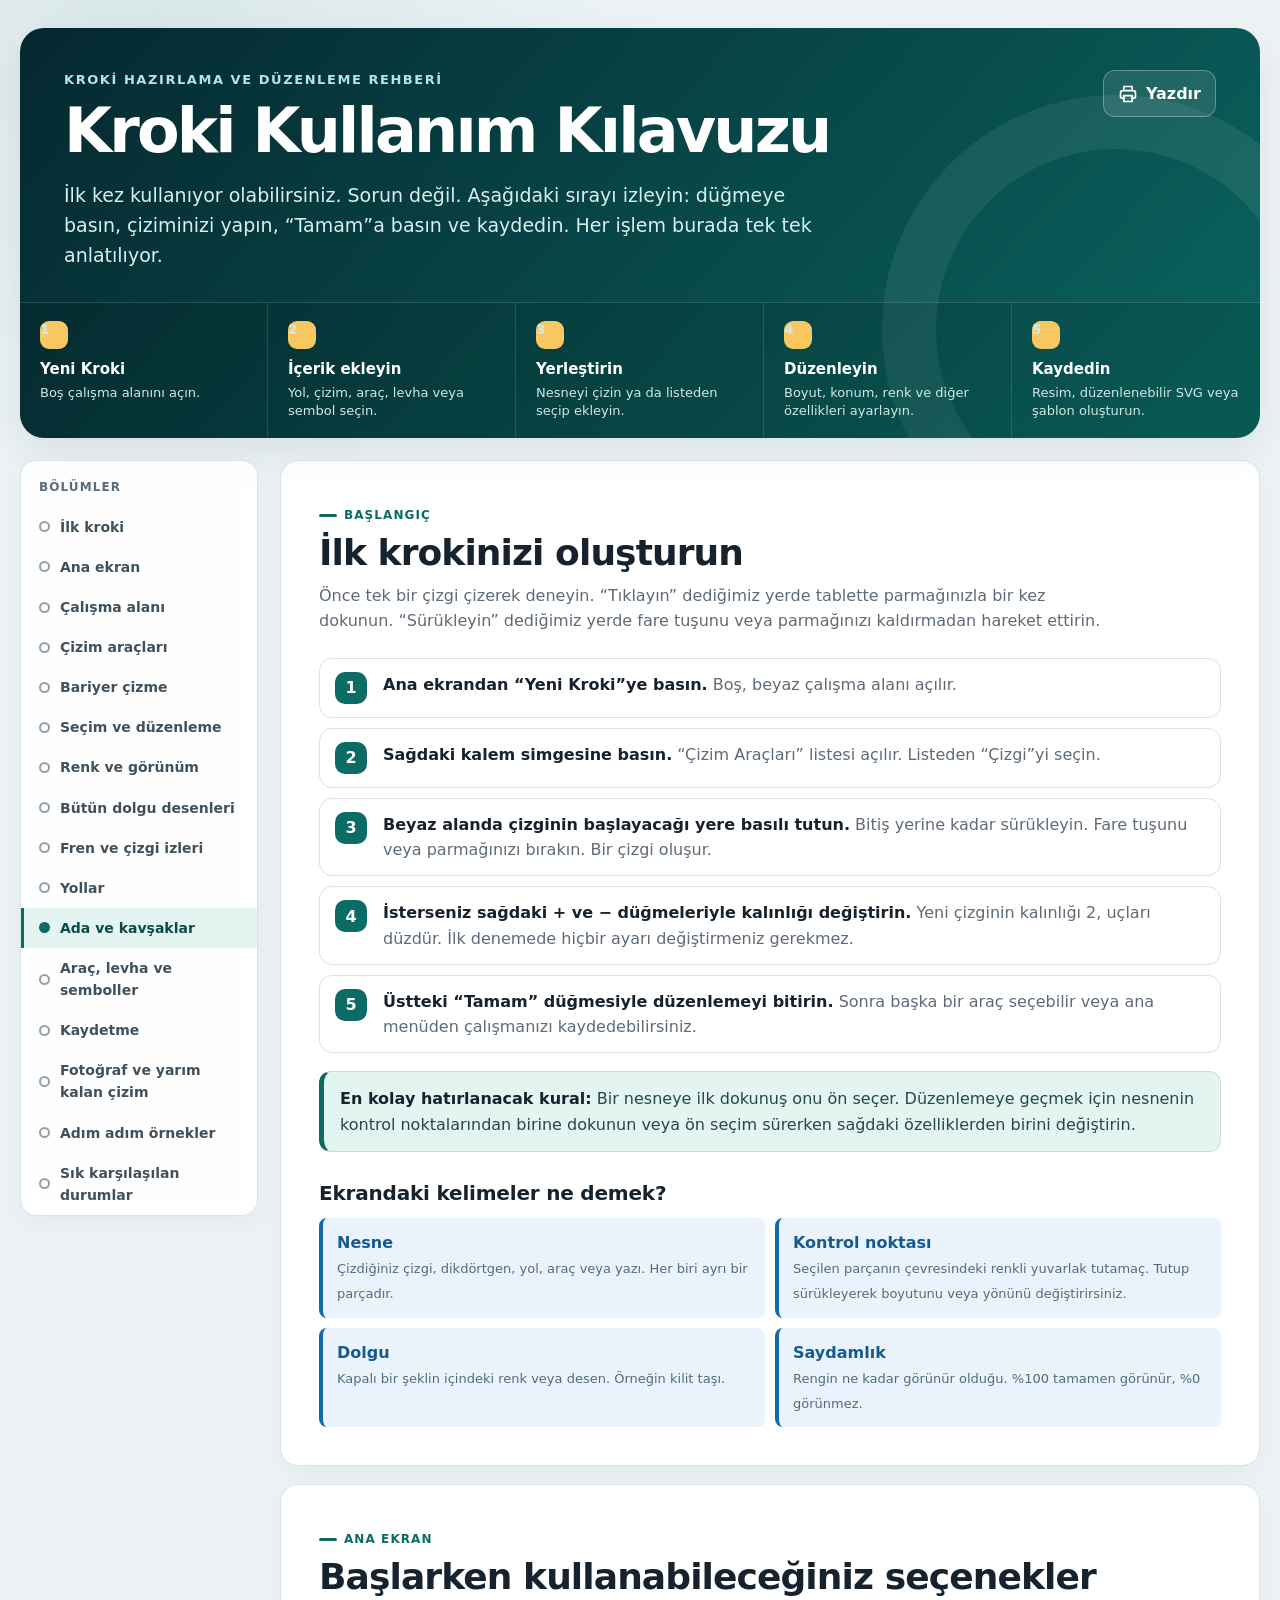
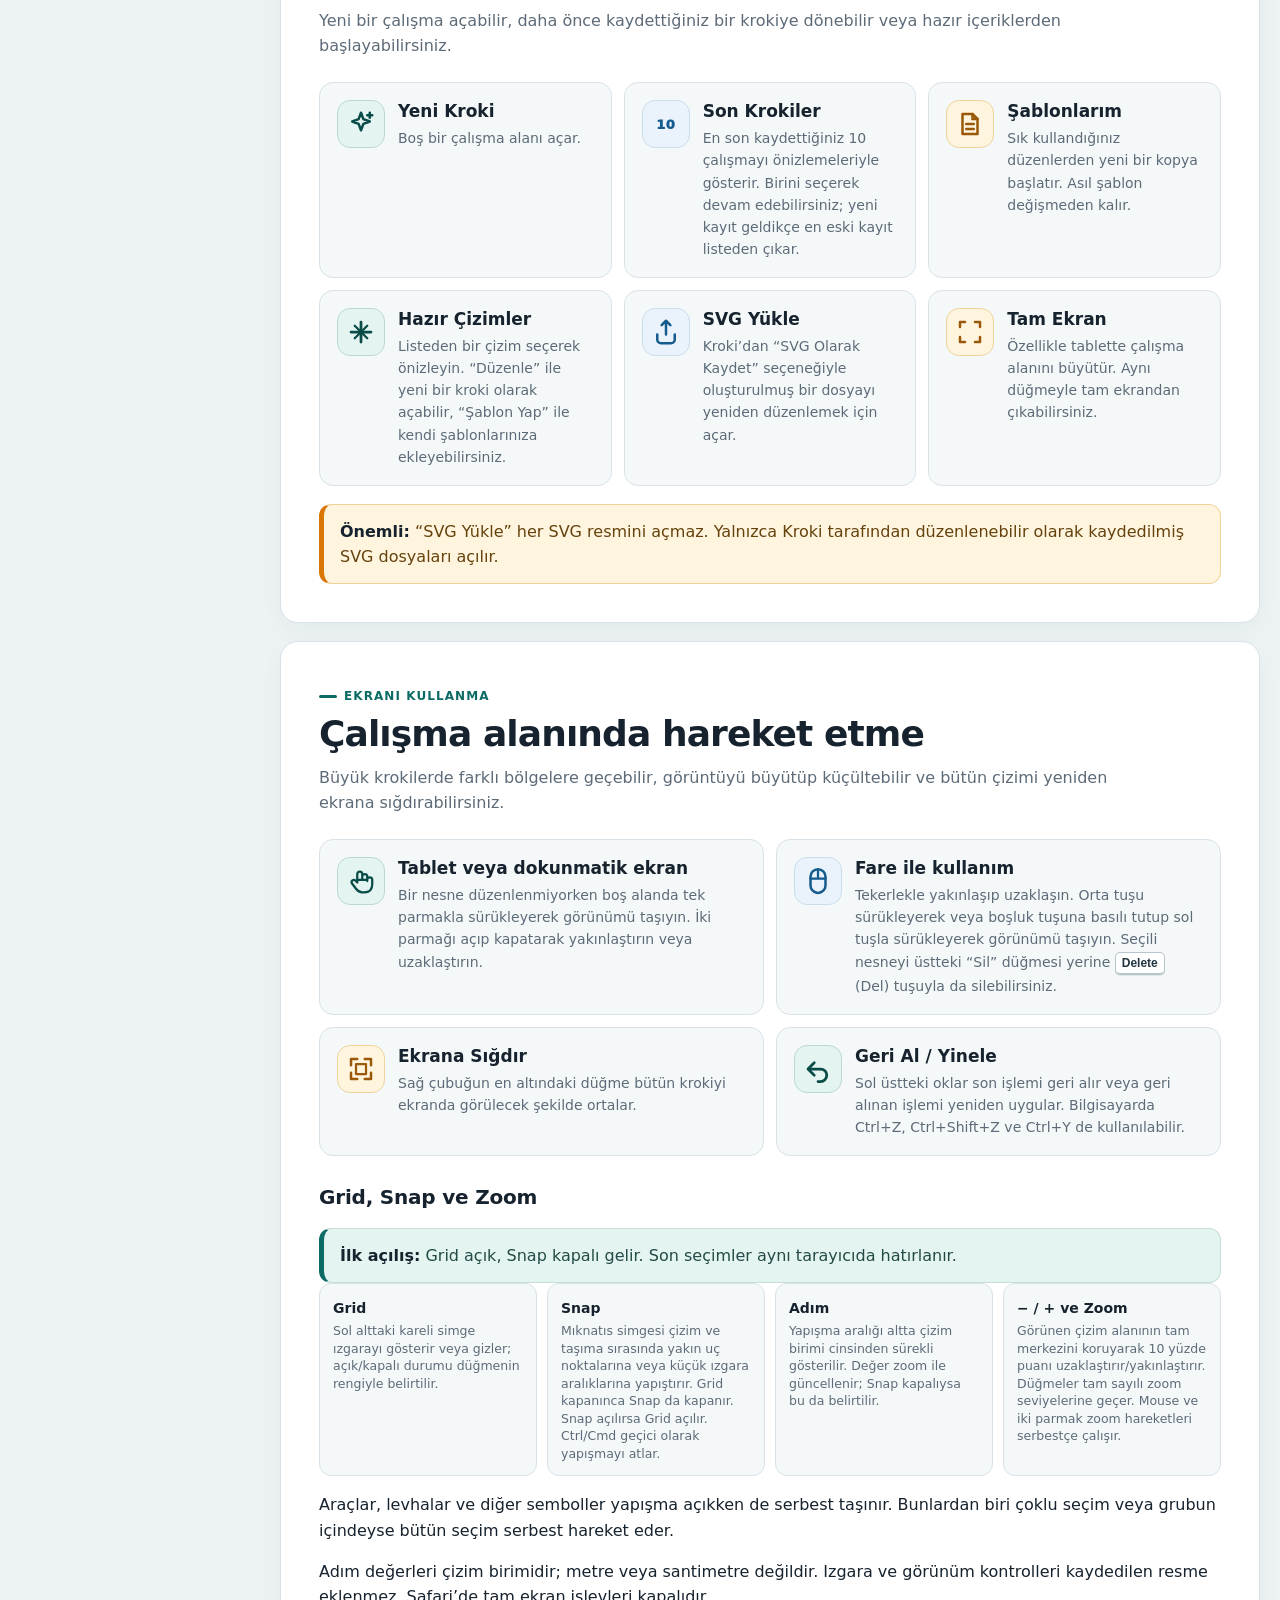
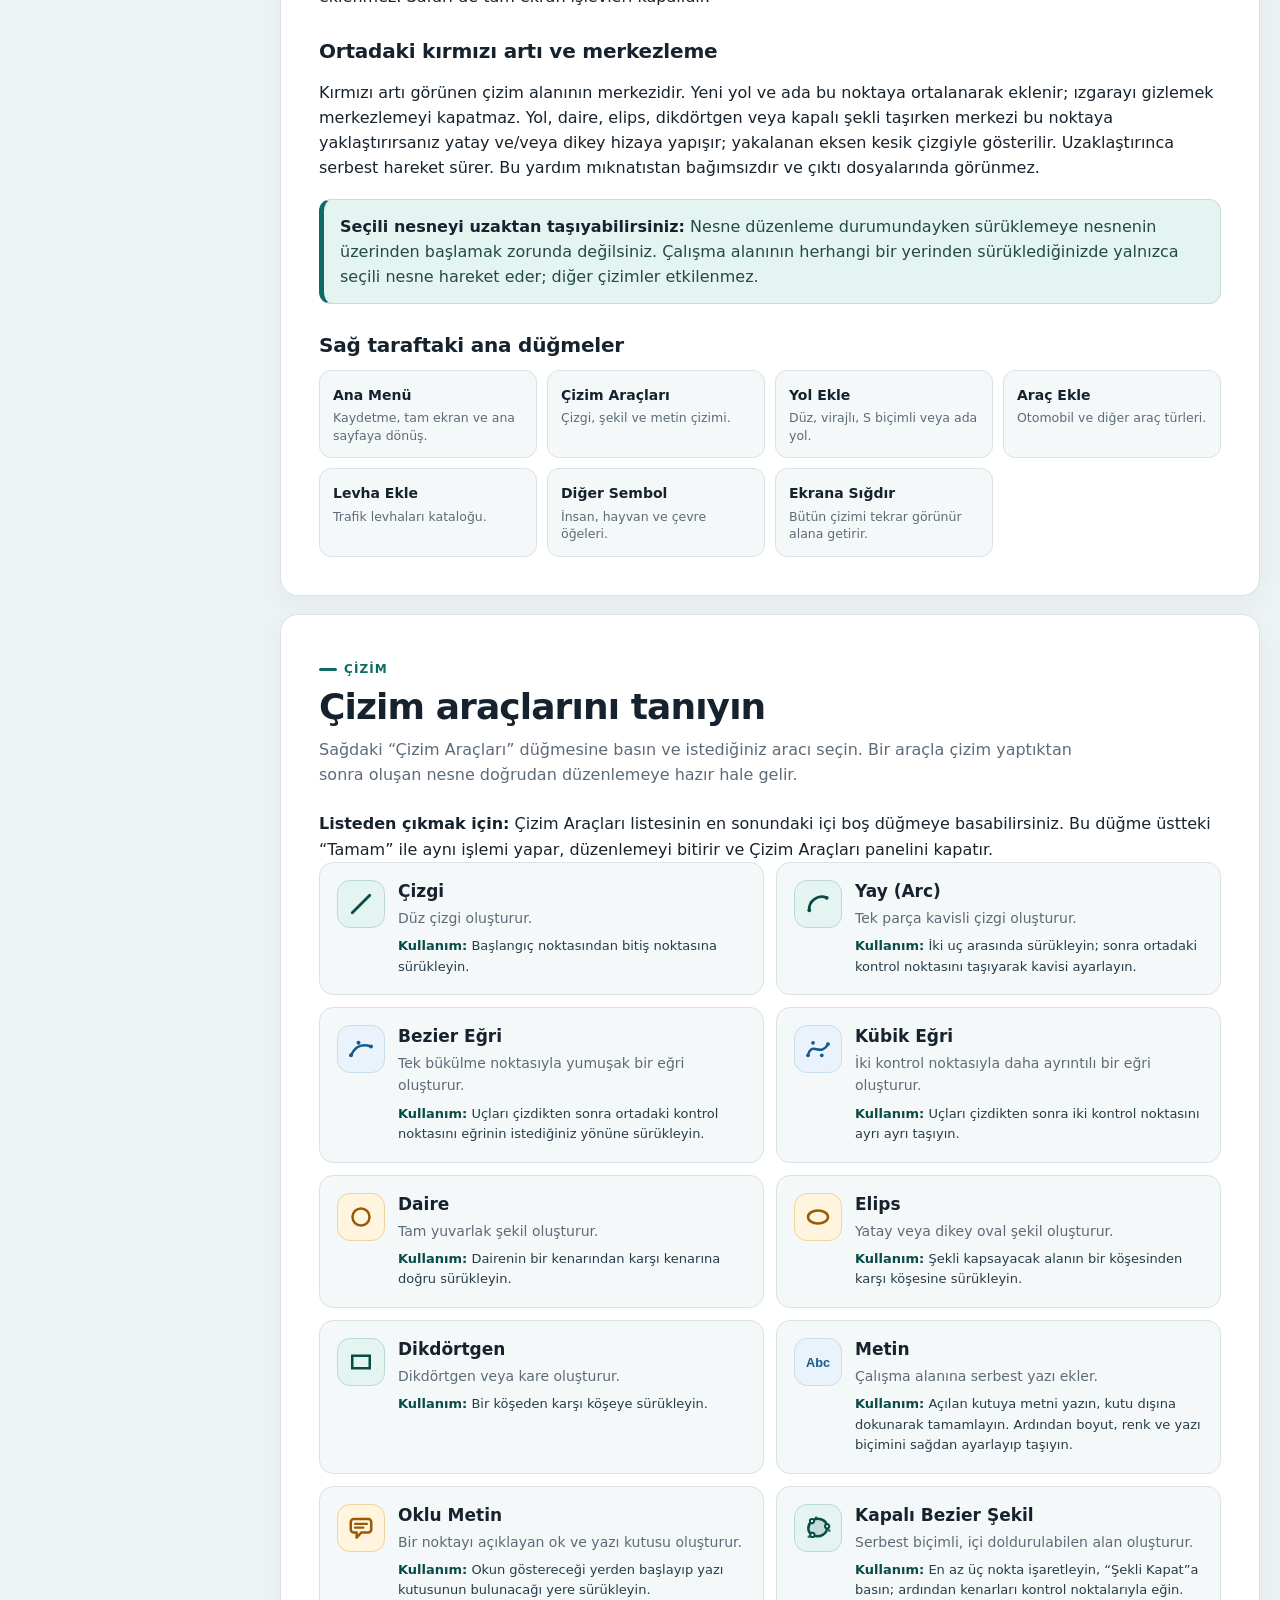
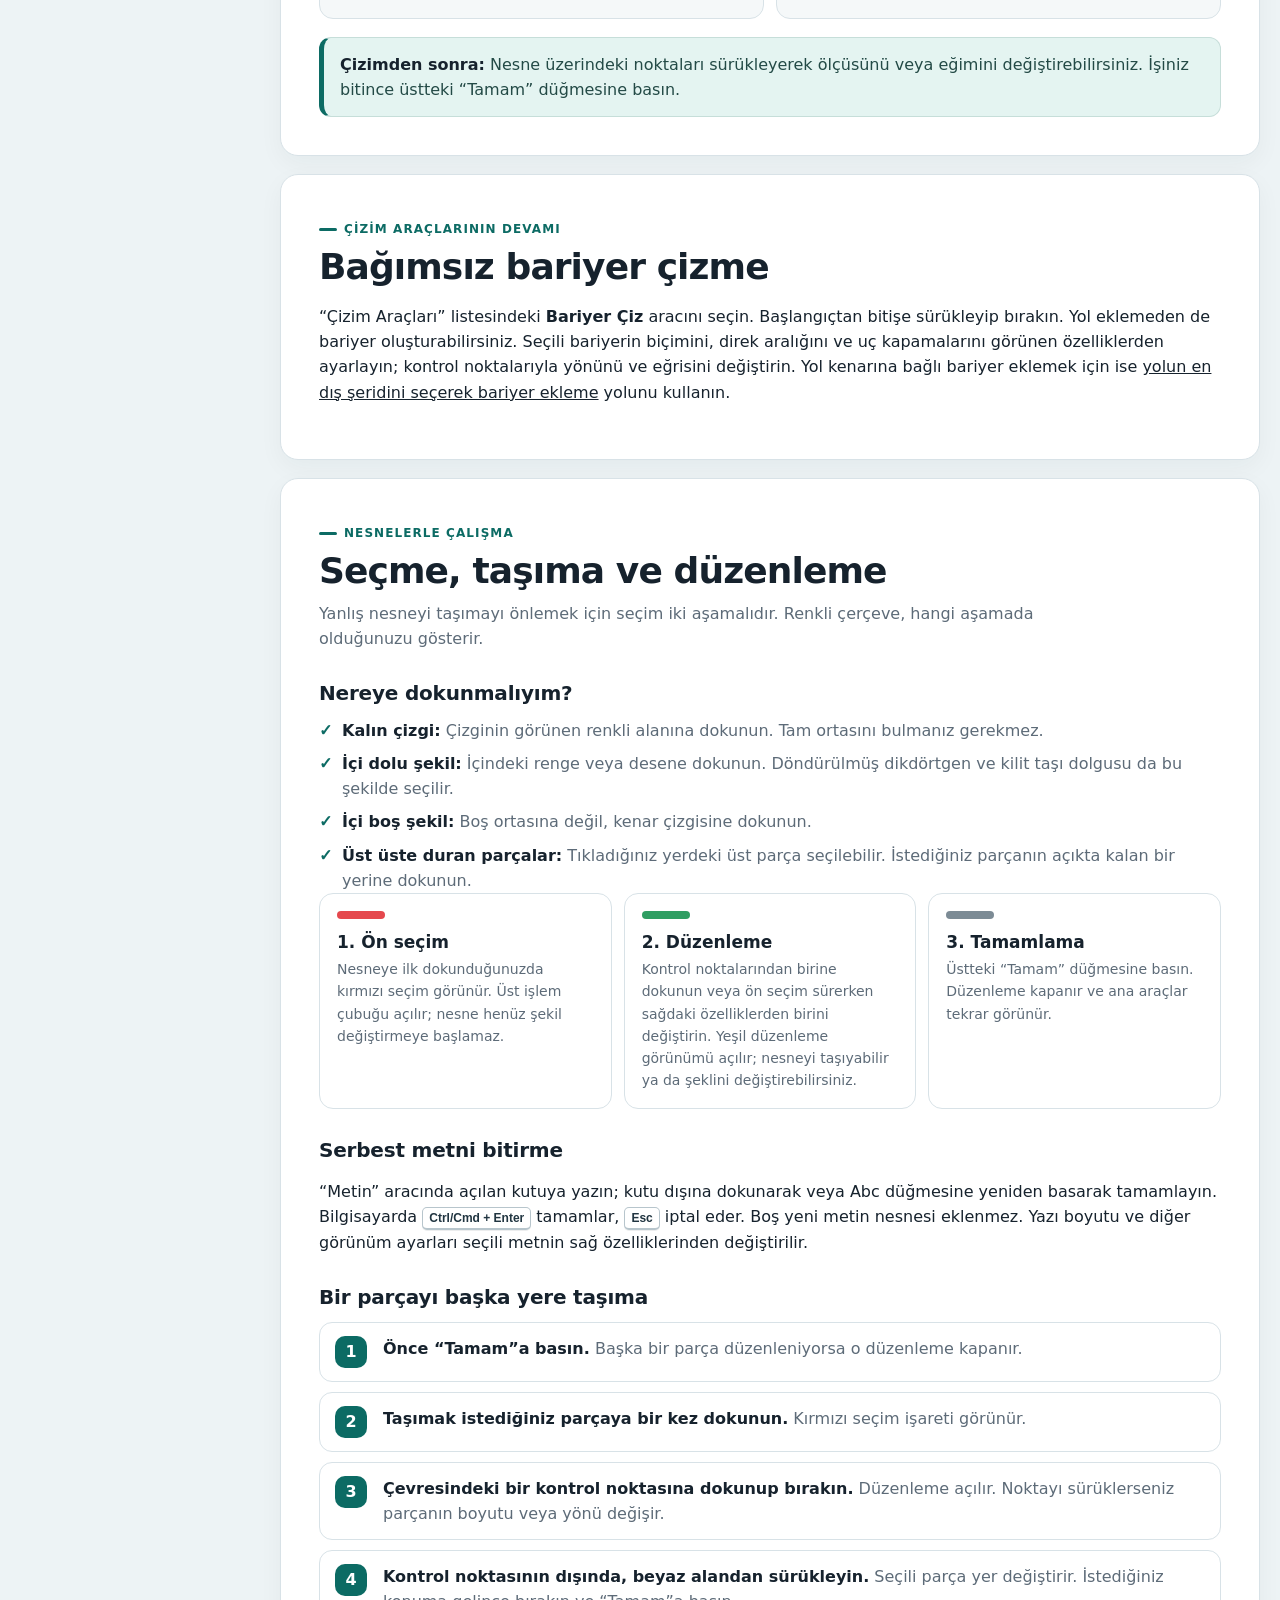
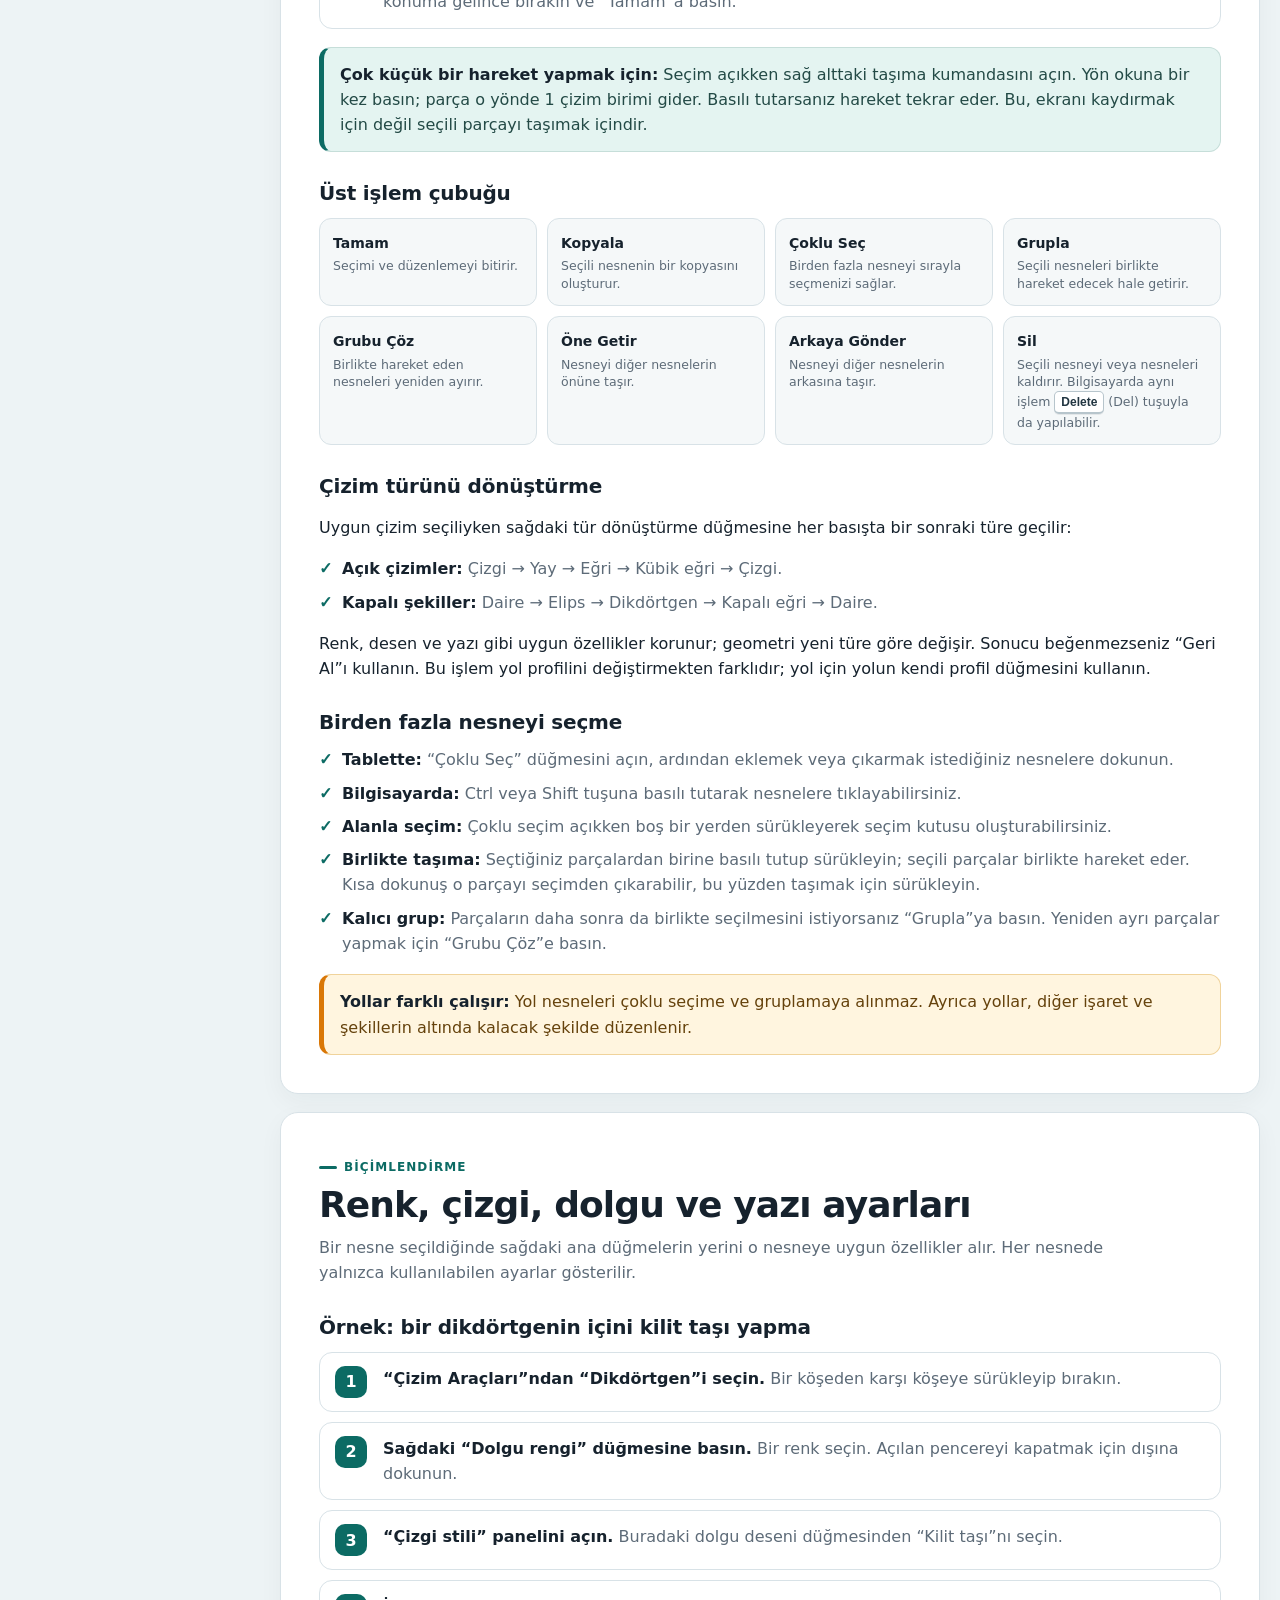
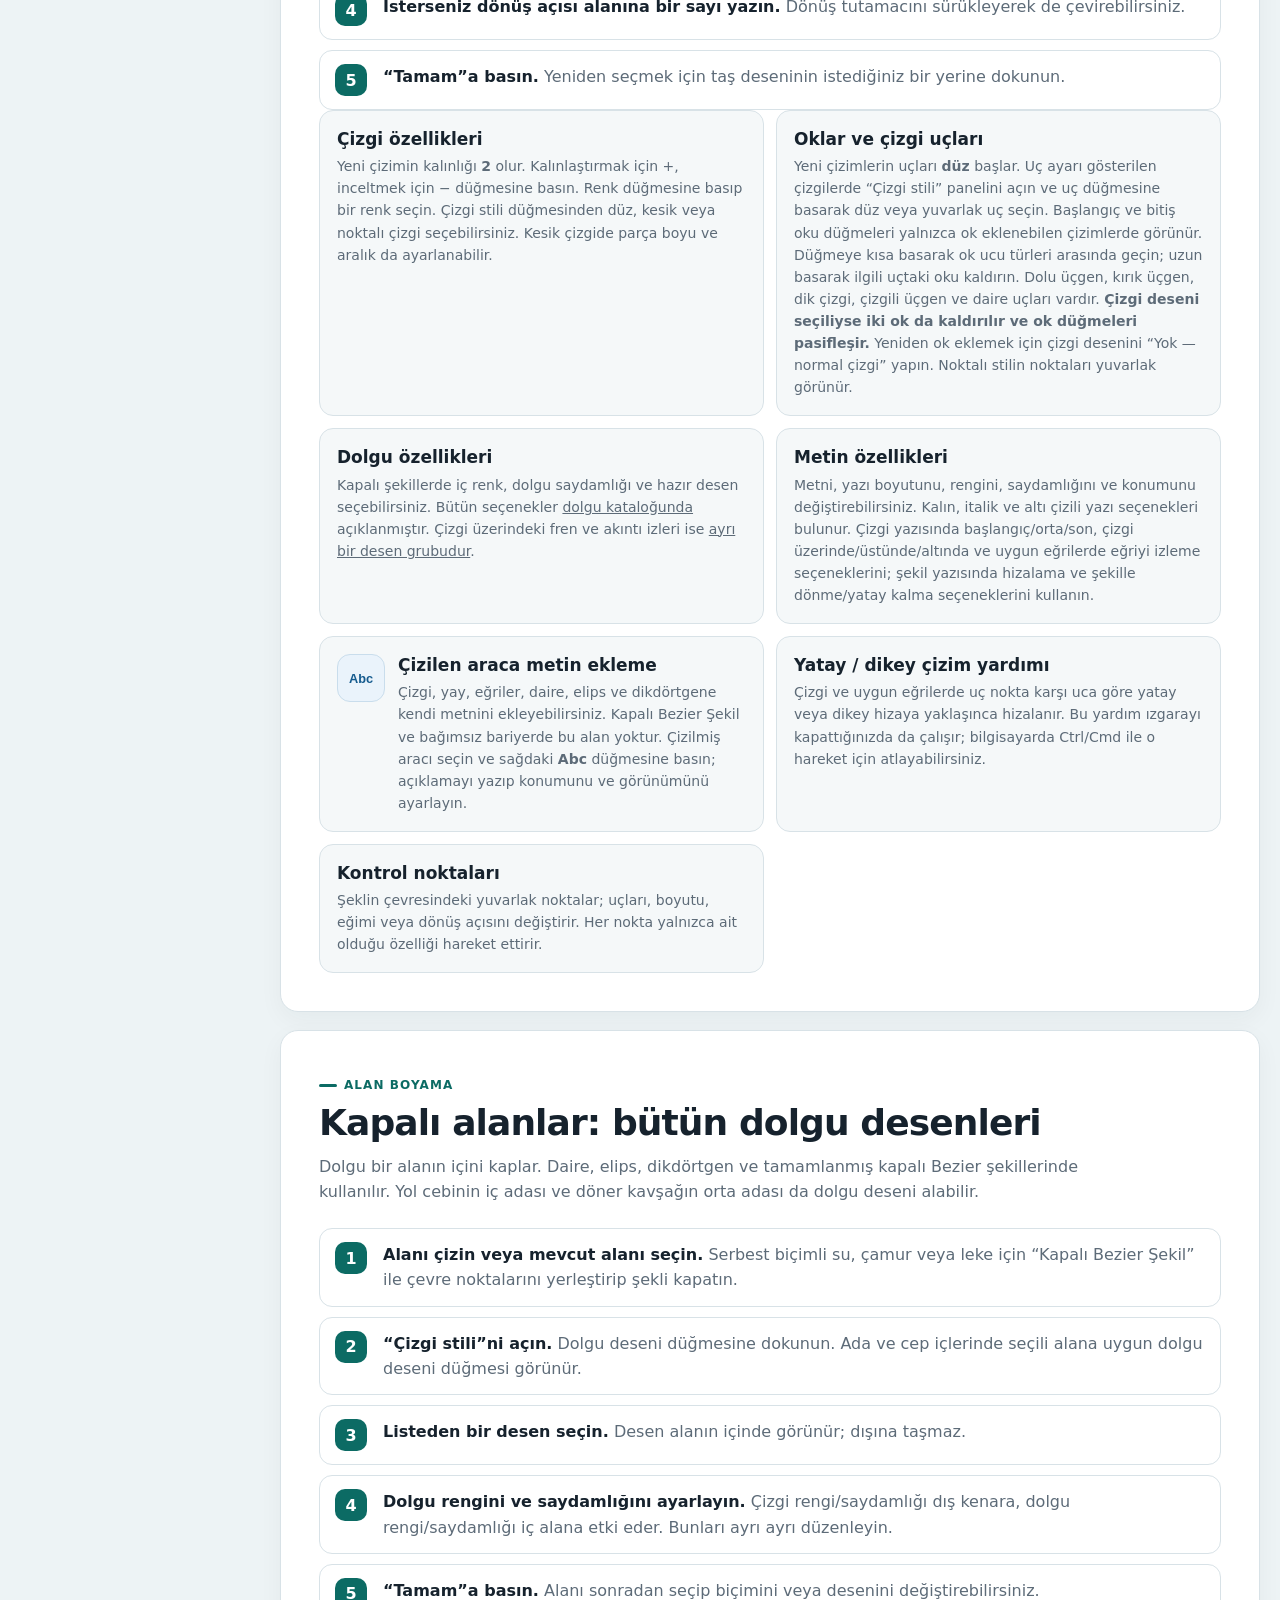
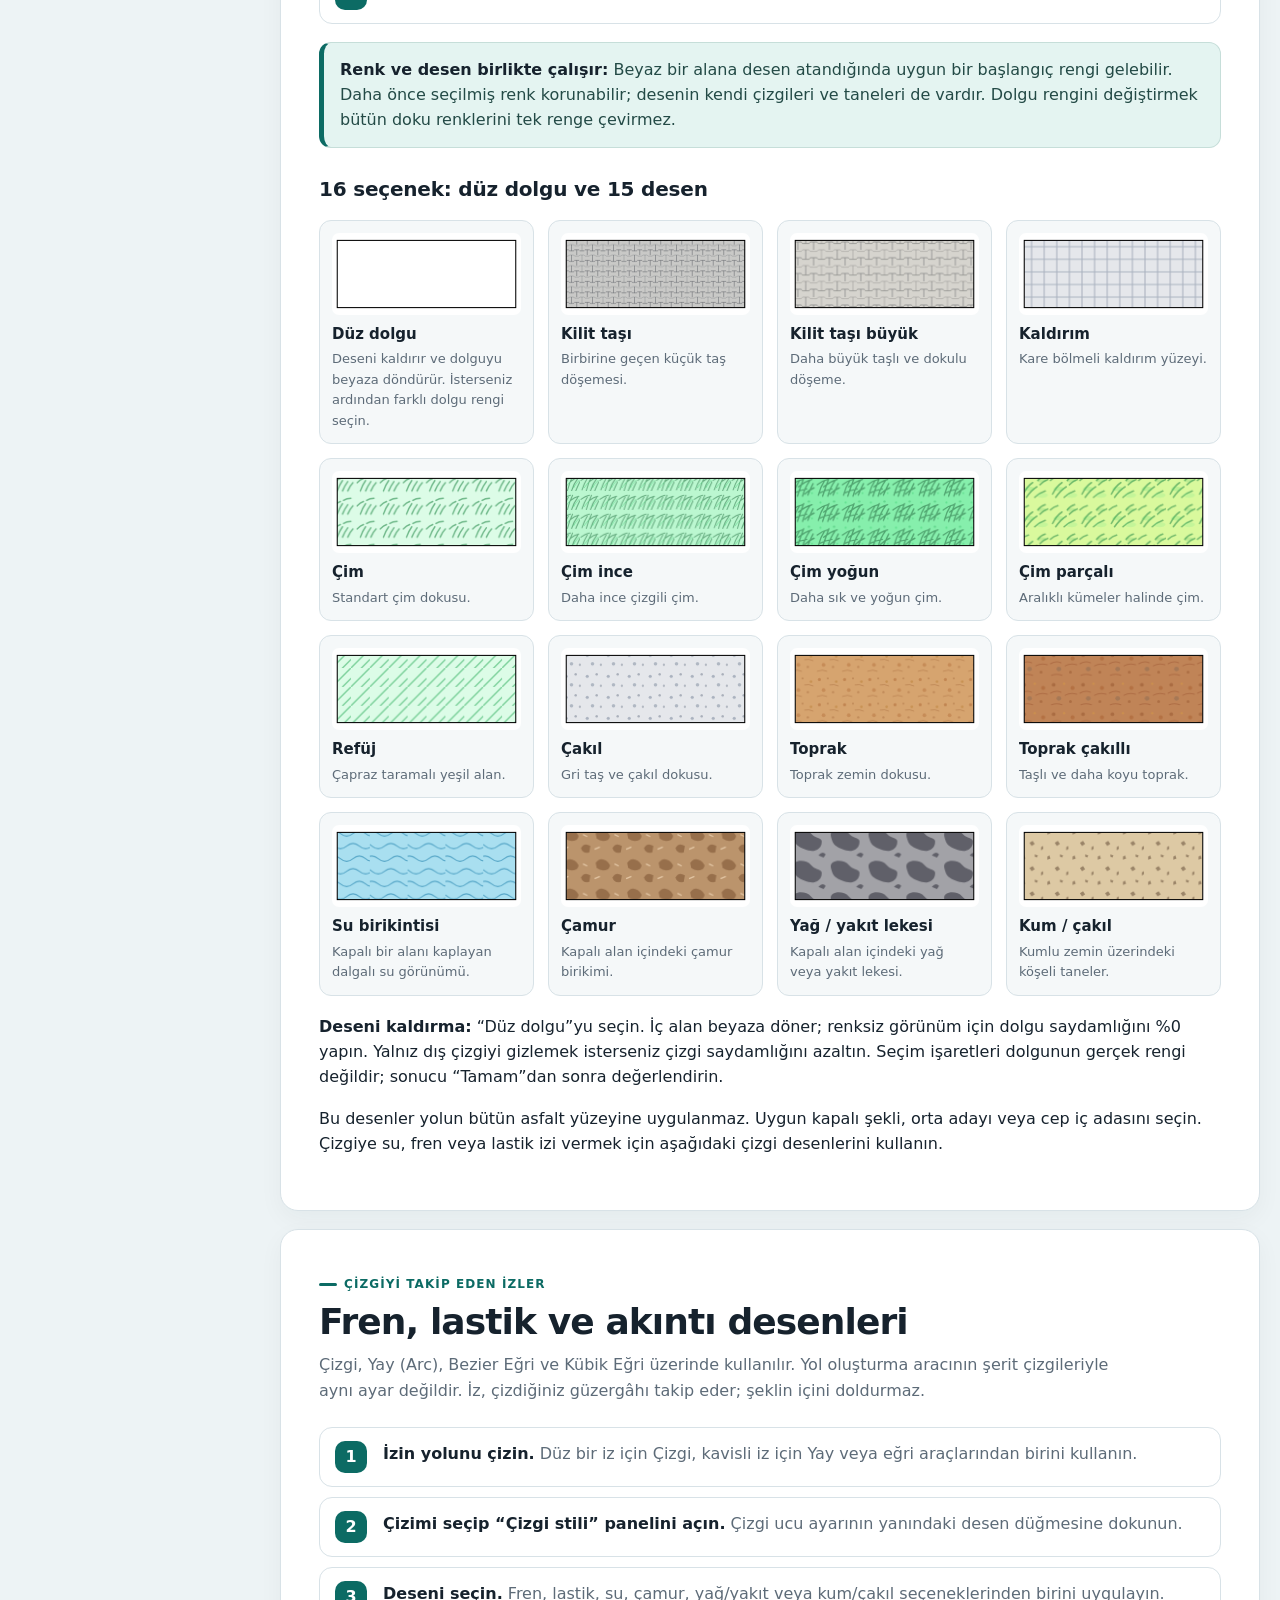
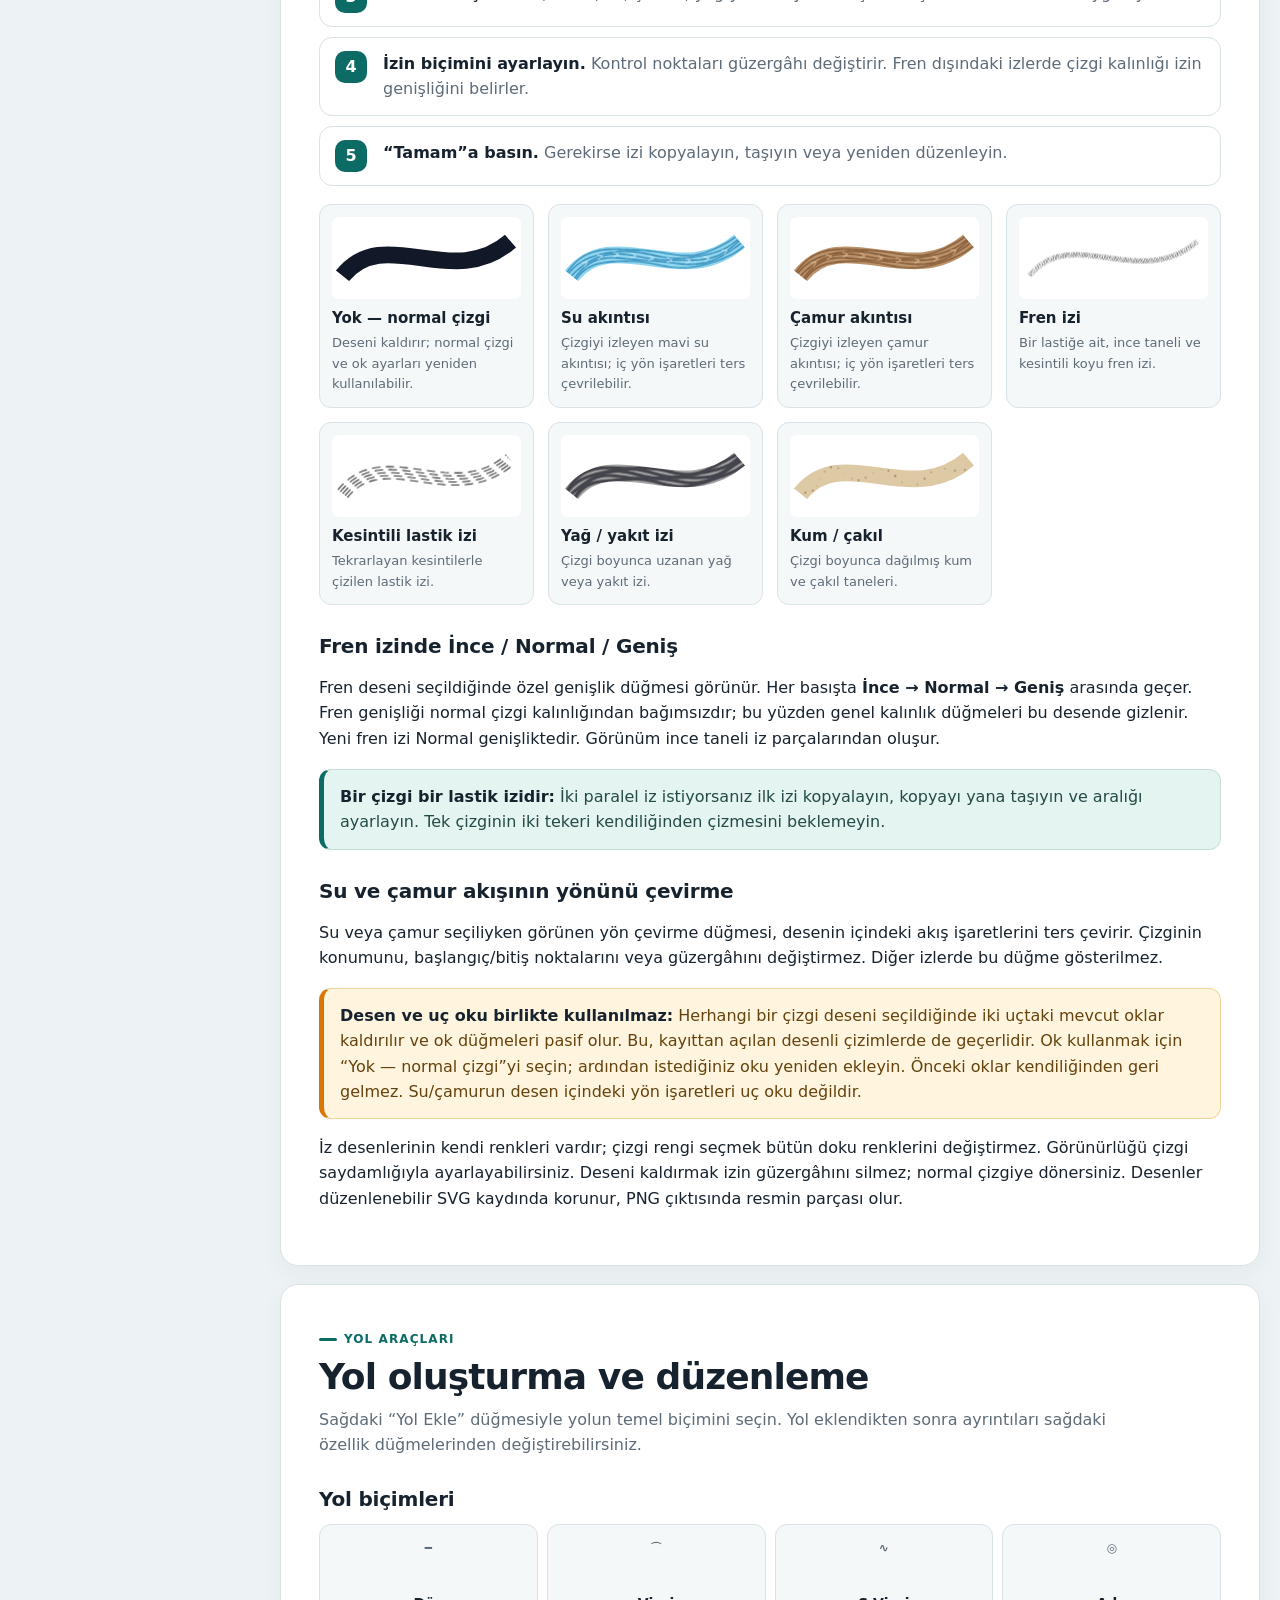
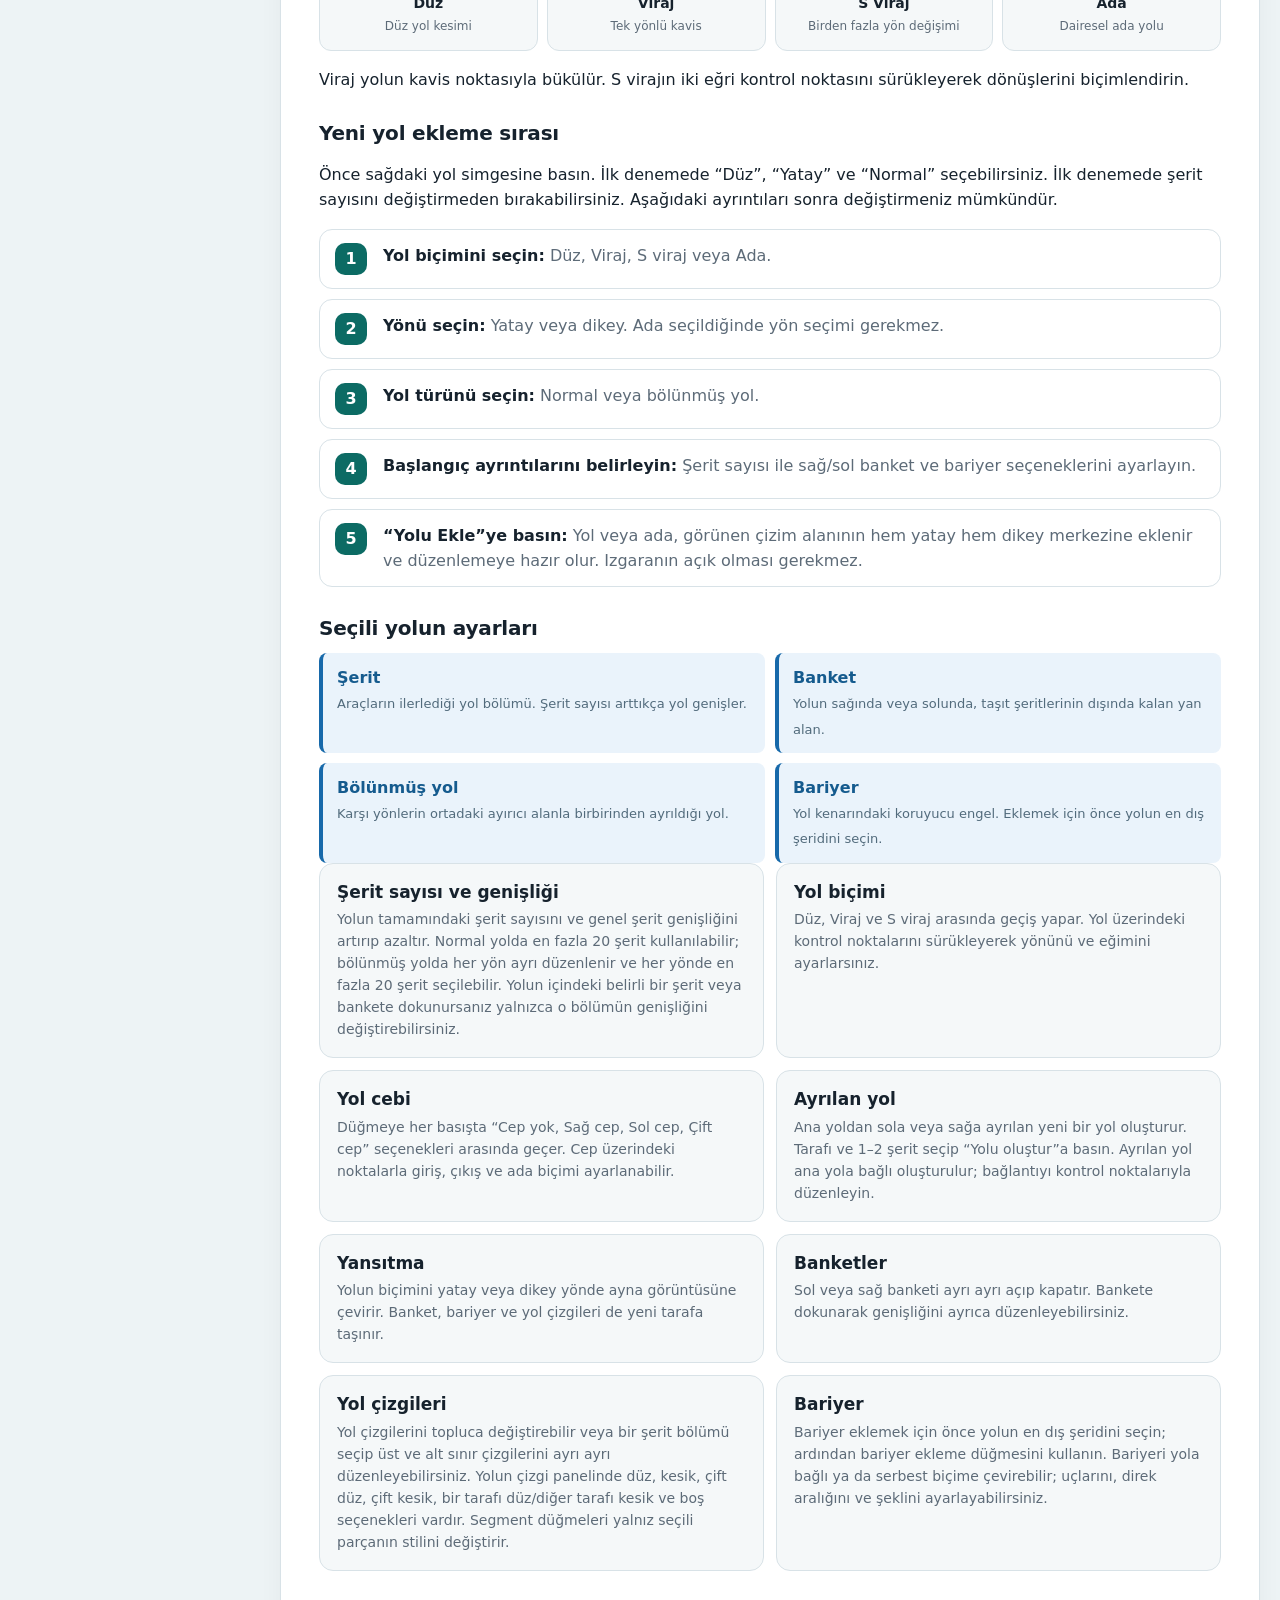
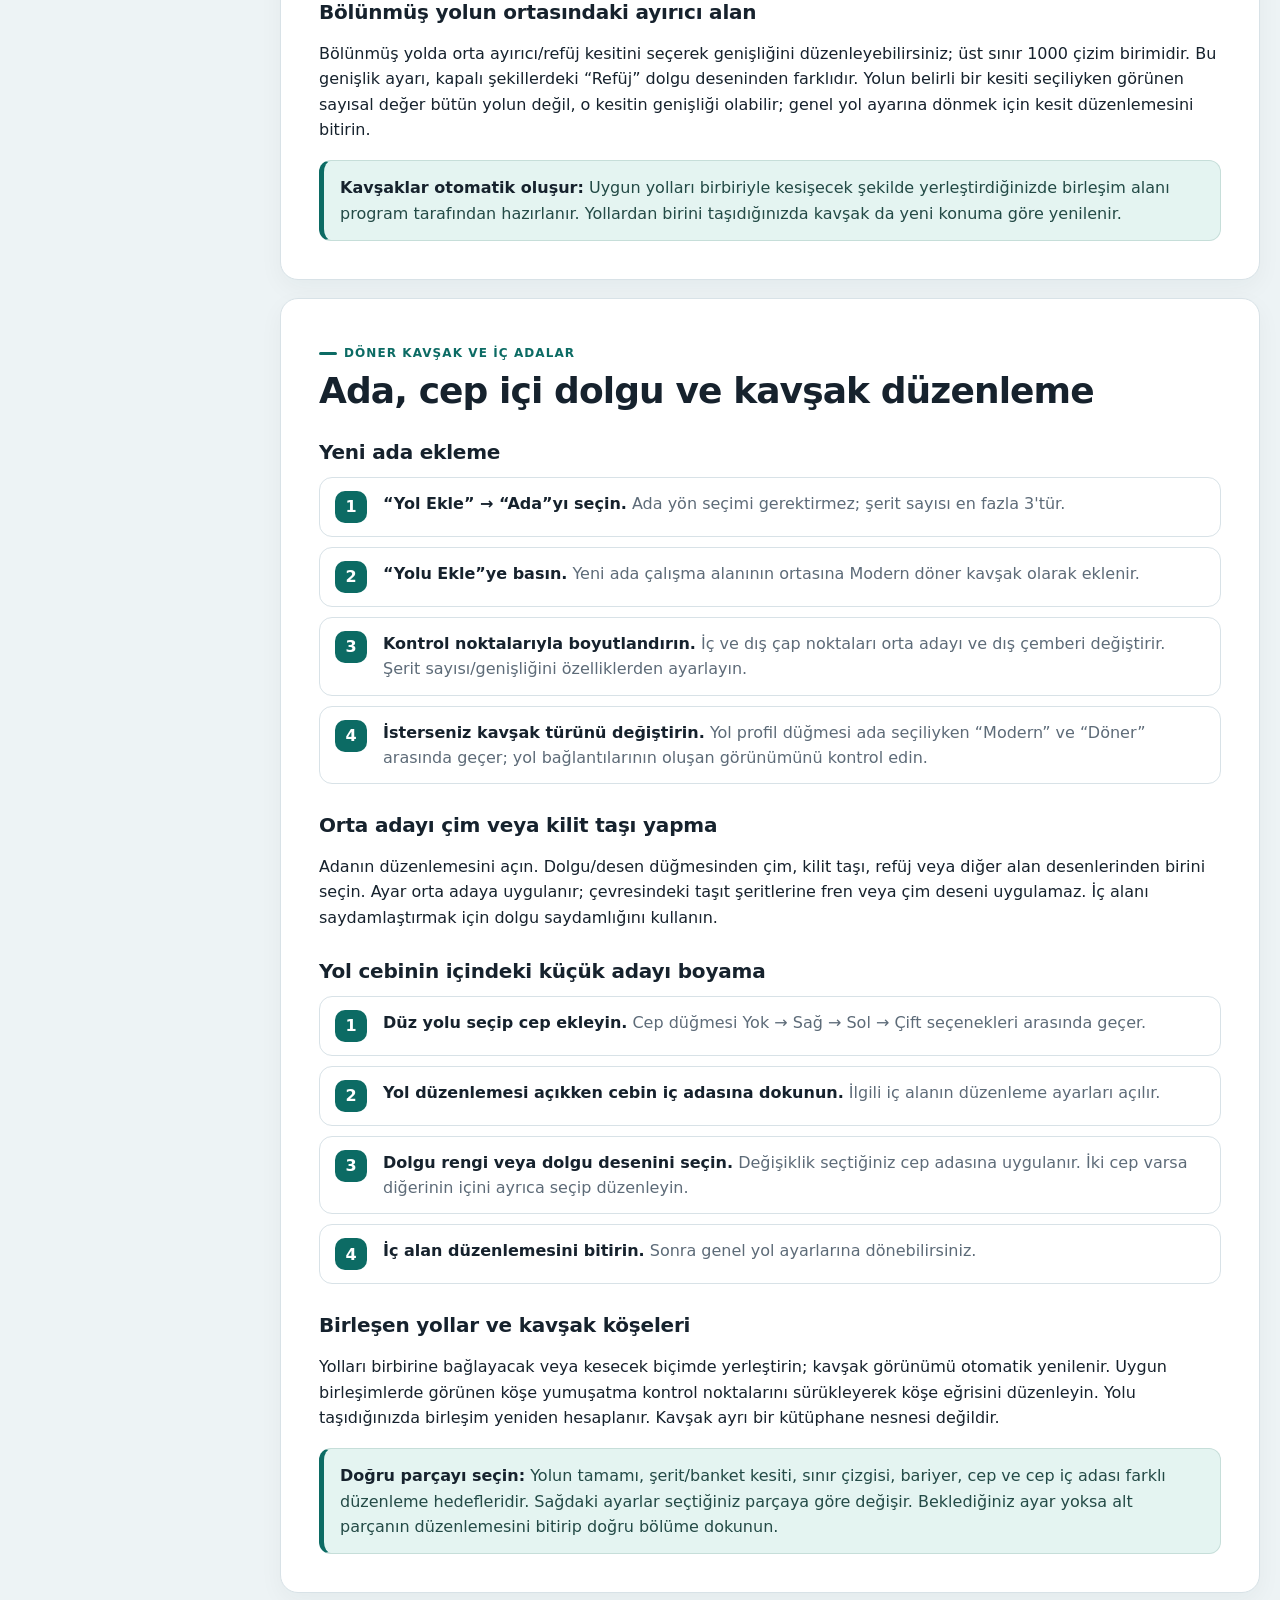
<file: kilavuz.html>
<!doctype html>
<html lang="tr">

<head>
  <meta charset="utf-8" />
  <meta name="viewport" content="width=device-width, initial-scale=1" />
  <meta name="color-scheme" content="light" />
  <title>Kroki Kullanım Kılavuzu</title>
  <style>
    :root {
      color-scheme: light;
      --ink: #16222d;
      --muted: #5d6b78;
      --paper: #ffffff;
      --page: #edf3f5;
      --line: #d8e2e7;
      --soft: #f5f8f9;
      --brand: #0c6b64;
      --brand-dark: #084b47;
      --brand-soft: #e4f4f1;
      --blue: #1769aa;
      --blue-soft: #eaf3fb;
      --warm: #d97706;
      --warm-soft: #fff5df;
      --danger: #b42318;
      --shadow: 0 14px 36px rgba(19, 42, 54, .08);
    }

    * {
      box-sizing: border-box;
    }

    html {
      scroll-behavior: smooth;
    }

    body {
      margin: 0;
      background:
        radial-gradient(circle at 12% 0%, rgba(12, 107, 100, .09), transparent 32rem),
        var(--page);
      color: var(--ink);
      font-family: Inter, ui-sans-serif, system-ui, -apple-system, BlinkMacSystemFont, "Segoe UI", Arial, sans-serif;
      line-height: 1.58;
    }

    button,
    a {
      font: inherit;
    }

    a {
      color: inherit;
    }

    .skip-link {
      position: fixed;
      top: 8px;
      left: 8px;
      z-index: 100;
      transform: translateY(-150%);
      border-radius: 8px;
      background: #fff;
      padding: 9px 12px;
      color: var(--brand-dark);
      font-weight: 800;
    }

    .skip-link:focus {
      transform: translateY(0);
    }

    .page {
      width: min(1240px, calc(100% - 32px));
      margin: 0 auto;
      padding: 28px 0 56px;
    }

    .hero {
      position: relative;
      overflow: hidden;
      border-radius: 24px;
      background:
        linear-gradient(132deg, rgba(5, 39, 47, .98), rgba(10, 102, 96, .96)),
        #084b47;
      color: #fff;
      box-shadow: var(--shadow);
    }

    .hero::after {
      content: "";
      position: absolute;
      right: -90px;
      bottom: -125px;
      width: 360px;
      height: 360px;
      border: 54px solid rgba(255, 255, 255, .07);
      border-radius: 50%;
    }

    .hero-main {
      position: relative;
      z-index: 1;
      display: grid;
      grid-template-columns: minmax(0, 1fr) auto;
      gap: 28px;
      align-items: start;
      padding: 42px 44px 32px;
    }

    .eyebrow {
      margin: 0 0 8px;
      color: #aee8df;
      font-size: 13px;
      font-weight: 900;
      letter-spacing: .12em;
      text-transform: uppercase;
    }

    h1,
    h2,
    h3,
    p {
      overflow-wrap: anywhere;
    }

    h1 {
      max-width: 780px;
      margin: 0;
      font-size: clamp(34px, 5vw, 62px);
      line-height: 1.02;
      letter-spacing: -.045em;
    }

    .hero-lead {
      max-width: 760px;
      margin: 18px 0 0;
      color: #d8f0ed;
      font-size: clamp(16px, 2vw, 19px);
    }

    .print-button {
      display: inline-flex;
      align-items: center;
      gap: 8px;
      min-height: 44px;
      border: 1px solid rgba(255, 255, 255, .3);
      border-radius: 12px;
      background: rgba(255, 255, 255, .1);
      padding: 10px 14px;
      color: #fff;
      cursor: pointer;
      font-weight: 800;
    }

    .print-button:hover,
    .print-button:focus-visible {
      background: rgba(255, 255, 255, .18);
      outline: 3px solid rgba(255, 255, 255, .22);
      outline-offset: 2px;
    }

    .print-button svg {
      width: 20px;
      height: 20px;
    }

    .quick-start {
      position: relative;
      z-index: 1;
      display: grid;
      grid-template-columns: repeat(5, minmax(0, 1fr));
      border-top: 1px solid rgba(255, 255, 255, .15);
      background: rgba(0, 0, 0, .1);
    }

    .quick-step {
      min-height: 112px;
      padding: 18px 20px;
      border-right: 1px solid rgba(255, 255, 255, .12);
    }

    .quick-step:last-child {
      border-right: 0;
    }

    .quick-number {
      display: grid;
      width: 28px;
      height: 28px;
      margin-bottom: 9px;
      place-items: center;
      border-radius: 9px;
      background: #f8c760;
      color: #493005;
      font-size: 13px;
      font-weight: 950;
    }

    .quick-step strong {
      display: block;
      margin-bottom: 2px;
      font-size: 15px;
    }

    .quick-step span {
      display: block;
      color: #cfe8e5;
      font-size: 13px;
      line-height: 1.4;
    }

    .guide-layout {
      display: grid;
      grid-template-columns: 238px minmax(0, 1fr);
      gap: 22px;
      align-items: start;
      margin-top: 22px;
    }

    .contents {
      position: sticky;
      top: 16px;
      max-height: calc(100vh - 32px);
      overflow-x: hidden;
      overflow-y: auto;
      overscroll-behavior-y: contain;
      border: 1px solid var(--line);
      border-radius: 16px;
      background: rgba(255, 255, 255, .92);
      box-shadow: 0 8px 24px rgba(19, 42, 54, .05);
      backdrop-filter: blur(8px);
    }

    .contents-title {
      padding: 17px 18px 10px;
      color: var(--muted);
      font-size: 12px;
      font-weight: 900;
      letter-spacing: .09em;
      text-transform: uppercase;
    }

    .contents a {
      display: flex;
      gap: 10px;
      align-items: center;
      border-left: 3px solid transparent;
      padding: 9px 15px;
      color: #40515e;
      text-decoration: none;
      font-size: 14px;
      font-weight: 750;
    }

    .contents a::before {
      content: "";
      flex: 0 0 auto;
      width: 7px;
      height: 7px;
      border: 2px solid #91a2ad;
      border-radius: 50%;
    }

    .contents a:hover,
    .contents a.is-active {
      border-left-color: var(--brand);
      background: var(--brand-soft);
      color: var(--brand-dark);
    }

    .contents a.is-active::before {
      border-color: var(--brand);
      background: var(--brand);
    }

    .guide-content {
      display: grid;
      gap: 18px;
      min-width: 0;
    }

    section {
      scroll-margin-top: 18px;
      border: 1px solid var(--line);
      border-radius: 18px;
      background: var(--paper);
      padding: clamp(22px, 4vw, 38px);
      box-shadow: 0 8px 24px rgba(19, 42, 54, .045);
    }

    .section-kicker {
      display: inline-flex;
      align-items: center;
      gap: 7px;
      margin: 0 0 8px;
      color: var(--brand);
      font-size: 12px;
      font-weight: 900;
      letter-spacing: .09em;
      text-transform: uppercase;
    }

    .section-kicker::before {
      content: "";
      width: 18px;
      height: 3px;
      border-radius: 99px;
      background: var(--brand);
    }

    h2 {
      margin: 0;
      font-size: clamp(26px, 4vw, 36px);
      line-height: 1.12;
      letter-spacing: -.025em;
    }

    .section-lead {
      max-width: 800px;
      margin: 10px 0 24px;
      color: var(--muted);
      font-size: 16px;
    }

    h3 {
      margin: 0 0 5px;
      font-size: 17px;
      line-height: 1.3;
    }

    .cards {
      display: grid;
      grid-template-columns: repeat(2, minmax(0, 1fr));
      gap: 12px;
    }

    .cards.three {
      grid-template-columns: repeat(3, minmax(0, 1fr));
    }

    .card {
      min-width: 0;
      border: 1px solid var(--line);
      border-radius: 14px;
      background: var(--soft);
      padding: 17px;
    }

    .card p {
      margin: 0;
      color: var(--muted);
      font-size: 14px;
    }

    .tool-card {
      display: grid;
      grid-template-columns: 48px minmax(0, 1fr);
      gap: 13px;
      align-items: start;
    }

    .tool-icon {
      display: grid;
      width: 48px;
      height: 48px;
      place-items: center;
      border: 1px solid #bcd8d4;
      border-radius: 13px;
      background: var(--brand-soft);
      color: var(--brand-dark);
      font-size: 20px;
      font-weight: 950;
      line-height: 1;
    }

    .tool-icon .guide-glyph {
      width: 30px;
      height: 30px;
    }

    .tool-icon.is-text {
      font-size: 13px;
      letter-spacing: .02em;
    }

    .tool-icon.blue {
      border-color: #c9ddec;
      background: var(--blue-soft);
      color: #155b8e;
    }

    .tool-icon.warm {
      border-color: #efd39c;
      background: var(--warm-soft);
      color: #9a5808;
    }

    .icon-sprite {
      position: absolute;
      width: 0;
      height: 0;
      overflow: hidden;
    }

    kbd {
      display: inline-block;
      min-width: 2.1em;
      border: 1px solid #b7c5cc;
      border-bottom-width: 2px;
      border-radius: 5px;
      background: #fff;
      padding: 1px 6px;
      color: #213541;
      font: 750 12px/1.5 Arial, sans-serif;
      text-align: center;
      box-shadow: 0 1px 0 rgba(22, 34, 45, .08);
    }

    .tool-card .usage {
      display: block;
      margin-top: 7px;
      color: #263c49;
      font-size: 13px;
    }

    .tool-card .usage strong {
      color: var(--brand-dark);
    }

    .steps {
      display: grid;
      gap: 10px;
      margin: 0;
      padding: 0;
      list-style: none;
      counter-reset: guide-step;
    }

    .steps li {
      counter-increment: guide-step;
      display: grid;
      grid-template-columns: 36px minmax(0, 1fr);
      gap: 12px;
      align-items: start;
      border: 1px solid var(--line);
      border-radius: 13px;
      background: #fff;
      padding: 13px 15px;
      color: var(--muted);
    }

    .steps li::before {
      content: counter(guide-step);
      display: grid;
      width: 32px;
      height: 32px;
      place-items: center;
      border-radius: 10px;
      background: var(--brand);
      color: #fff;
      font-weight: 900;
    }

    .steps strong {
      color: var(--ink);
    }

    .callout {
      margin-top: 18px;
      border: 1px solid #c6ded9;
      border-left: 5px solid var(--brand);
      border-radius: 12px;
      background: var(--brand-soft);
      padding: 14px 16px;
      color: #234a46;
    }

    .callout.warning {
      border-color: #f0d39b;
      border-left-color: var(--warm);
      background: var(--warm-soft);
      color: #65420c;
    }

    .callout strong {
      color: var(--ink);
    }

    .mini-heading {
      margin: 28px 0 12px;
      font-size: 20px;
      letter-spacing: -.01em;
    }

    .state-row {
      display: grid;
      grid-template-columns: repeat(3, minmax(0, 1fr));
      gap: 12px;
    }

    .state {
      border: 1px solid var(--line);
      border-radius: 14px;
      padding: 17px;
    }

    .state-color {
      width: 48px;
      height: 8px;
      margin-bottom: 12px;
      border-radius: 99px;
      background: #e5484d;
    }

    .state.modify .state-color {
      background: #2f9e62;
    }

    .state.done .state-color {
      background: #7c8b95;
    }

    .state p {
      margin: 0;
      color: var(--muted);
      font-size: 14px;
    }

    .action-list {
      display: grid;
      grid-template-columns: repeat(4, minmax(0, 1fr));
      gap: 10px;
    }

    .action {
      border: 1px solid var(--line);
      border-radius: 12px;
      padding: 13px;
      background: var(--soft);
    }

    .action strong {
      display: block;
      margin-bottom: 3px;
      font-size: 14px;
    }

    .action span {
      display: block;
      color: var(--muted);
      font-size: 12.5px;
      line-height: 1.4;
    }

    .plain-list {
      display: grid;
      gap: 8px;
      margin: 0;
      padding: 0;
      list-style: none;
    }

    .plain-list li {
      position: relative;
      padding-left: 23px;
      color: var(--muted);
    }

    .plain-list li::before {
      content: "✓";
      position: absolute;
      top: 0;
      left: 0;
      color: var(--brand);
      font-weight: 950;
    }

    .plain-list strong {
      color: var(--ink);
    }

    .profile-row {
      display: grid;
      grid-template-columns: repeat(4, minmax(0, 1fr));
      gap: 9px;
    }

    .profile {
      border: 1px solid var(--line);
      border-radius: 12px;
      background: var(--soft);
      padding: 14px;
      text-align: center;
    }

    .profile-mark {
      display: block;
      height: 42px;
      margin-bottom: 8px;
      color: var(--brand);
      font-size: 30px;
      font-weight: 900;
      line-height: 1;
    }

    .profile strong {
      display: block;
      font-size: 14px;
    }

    .profile span {
      display: block;
      margin-top: 3px;
      color: var(--muted);
      font-size: 12px;
    }

    .term-grid {
      display: grid;
      grid-template-columns: repeat(2, minmax(0, 1fr));
      gap: 10px;
    }

    .term {
      border-left: 4px solid var(--blue);
      border-radius: 8px;
      background: var(--blue-soft);
      padding: 12px 14px;
    }

    .term strong {
      display: block;
      color: #155b8e;
    }

    .term span {
      color: #526b7c;
      font-size: 13px;
    }

    .faq {
      display: grid;
      gap: 9px;
    }

    details {
      border: 1px solid var(--line);
      border-radius: 12px;
      background: var(--soft);
      padding: 0 15px;
    }

    summary {
      cursor: pointer;
      padding: 14px 28px 14px 0;
      font-weight: 850;
    }

    details p {
      margin: -2px 0 15px;
      color: var(--muted);
    }

    footer {
      padding: 24px 8px 0;
      color: var(--muted);
      text-align: center;
      font-size: 13px;
    }

    .to-top {
      display: inline-flex;
      margin-top: 8px;
      color: var(--brand);
      font-weight: 850;
      text-decoration: none;
    }

    @media (max-width: 980px) {
      .quick-start {
        grid-template-columns: repeat(3, minmax(0, 1fr));
      }

      .quick-step {
        border-bottom: 1px solid rgba(255, 255, 255, .12);
      }

      .guide-layout {
        grid-template-columns: 1fr;
      }

      .contents {
        position: sticky;
        z-index: 20;
        top: 0;
        display: flex;
        max-height: none;
        overflow-x: auto;
        overflow-y: hidden;
        overscroll-behavior-x: contain;
        border-radius: 12px;
      }

      .contents-title {
        display: none;
      }

      .contents a {
        flex: 0 0 auto;
        border-bottom: 3px solid transparent;
        border-left: 0;
        padding: 12px 13px 10px;
      }

      .contents a::before {
        display: none;
      }

      .contents a:hover,
      .contents a.is-active {
        border-bottom-color: var(--brand);
        border-left-color: transparent;
      }

      .cards.three,
      .action-list {
        grid-template-columns: repeat(2, minmax(0, 1fr));
      }
    }

    @media (max-width: 680px) {
      .page {
        width: min(100% - 18px, 1240px);
        padding-top: 9px;
      }

      .hero {
        border-radius: 16px;
      }

      .hero-main {
        grid-template-columns: 1fr;
        padding: 28px 23px 23px;
      }

      .print-button {
        justify-self: start;
      }

      .quick-start,
      .cards,
      .cards.three,
      .state-row,
      .action-list,
      .profile-row,
      .term-grid {
        grid-template-columns: 1fr;
      }

      .quick-step {
        min-height: auto;
        border-right: 0;
        padding: 14px 20px;
      }

      section {
        border-radius: 14px;
        padding: 23px 18px;
      }

      .tool-card {
        grid-template-columns: 42px minmax(0, 1fr);
      }

      .tool-icon {
        width: 42px;
        height: 42px;
        border-radius: 11px;
        font-size: 17px;
      }
    }

    @media (prefers-reduced-motion: reduce) {
      html {
        scroll-behavior: auto;
      }
    }

    @media print {
      body {
        background: #fff;
      }

      .page {
        width: 100%;
        padding: 0;
      }

      .hero {
        border: 1px solid #b8c5cc;
        background: #fff;
        color: #111;
        box-shadow: none;
      }

      .hero-lead,
      .quick-step span {
        color: #444;
      }

      .quick-start {
        background: #f2f5f6;
      }

      .quick-step {
        border-color: #cdd6db;
      }

      .contents,
      .print-button,
      .to-top {
        display: none;
      }

      .guide-layout {
        display: block;
      }

      section {
        break-inside: avoid;
        margin-top: 12px;
        box-shadow: none;
      }
    }

    @media (max-width: 980px) { section { scroll-margin-top: 70px; } }
    .pattern-gallery { display: grid; grid-template-columns: repeat(auto-fit, minmax(min(100%, 180px), 1fr)); gap: 14px; margin: 18px 0; }
    .pattern-card { min-width: 0; border: 1px solid var(--line); border-radius: 12px; padding: 12px; background: var(--soft); break-inside: avoid; }
    .pattern-card svg { display: block; width: 100%; height: 82px; background: white; border-radius: 7px; }
    .pattern-card h3 { font-size: 15px; margin: 10px 0 5px; }
    .pattern-card p { font-size: 13px; margin: 0; color: var(--muted); }
    @media print {
      * { -webkit-print-color-adjust: exact; print-color-adjust: exact; }
      section { break-inside: auto; }
      h2, h3 { break-after: avoid; }
      .pattern-gallery { grid-template-columns: repeat(3, minmax(0, 1fr)); }
      .card, .pattern-card, .callout, .steps li, details { break-inside: avoid; }
      details > * { display: block !important; }
    }
  </style>
</head>

<body id="top">
  <svg class="icon-sprite" aria-hidden="true" focusable="false">
    <defs>
      <symbol id="icon-new" viewBox="0 0 24 24">
        <path d="M12 3l1.9 5.1L19 10l-5.1 1.9L12 17l-1.9-5.1L5 10l5.1-1.9L12 3Z" fill="none"
          stroke="currentColor" stroke-width="2" stroke-linejoin="round"></path>
        <path d="M19 3v4M21 5h-4" fill="none" stroke="currentColor" stroke-width="2"
          stroke-linecap="round"></path>
      </symbol>
      <symbol id="icon-template" viewBox="0 0 24 24">
        <path d="M6 4h8l4 4v12H6z" fill="none" stroke="currentColor" stroke-width="2"
          stroke-linejoin="round"></path>
        <path d="M14 4v4h4M9 12h6M9 16h6" fill="none" stroke="currentColor" stroke-width="2"
          stroke-linecap="round"></path>
      </symbol>
      <symbol id="icon-junction" viewBox="0 0 24 24">
        <path d="M12 4v16M4 12h16" fill="none" stroke="currentColor" stroke-width="2.2"
          stroke-linecap="round"></path>
        <path d="M7 7l10 10M17 7 7 17" fill="none" stroke="currentColor" stroke-width="1.8"
          stroke-linecap="round"></path>
      </symbol>
      <symbol id="icon-upload" viewBox="0 0 24 24">
        <path d="M12 3v11M8.5 6.5 12 3l3.5 3.5" fill="none" stroke="currentColor" stroke-width="2"
          stroke-linecap="round" stroke-linejoin="round"></path>
        <path d="M5 14v4a3 3 0 0 0 3 3h8a3 3 0 0 0 3-3v-4" fill="none" stroke="currentColor"
          stroke-width="2" stroke-linecap="round"></path>
      </symbol>
      <symbol id="icon-fullscreen" viewBox="0 0 24 24">
        <path d="M8 4H4v4M16 4h4v4M20 16v4h-4M4 16v4h4" fill="none" stroke="currentColor"
          stroke-width="2" stroke-linecap="round" stroke-linejoin="round"></path>
      </symbol>
      <symbol id="icon-fit" viewBox="0 0 24 24">
        <path d="M4 9V4h5M15 4h5v5M20 15v5h-5M9 20H4v-5" fill="none" stroke="currentColor"
          stroke-width="2" stroke-linecap="round" stroke-linejoin="round"></path>
        <path d="M8 8h8v8H8z" fill="none" stroke="currentColor" stroke-width="1.8"
          stroke-linejoin="round"></path>
      </symbol>
      <symbol id="icon-undo" viewBox="0 0 24 24">
        <path d="M9 7 4 12l5 5" fill="none" stroke="currentColor" stroke-width="2.2"
          stroke-linecap="round" stroke-linejoin="round"></path>
        <path d="M5 12h9a5 5 0 0 1 0 10h-2" fill="none" stroke="currentColor" stroke-width="2.2"
          stroke-linecap="round"></path>
      </symbol>
      <symbol id="icon-touch" viewBox="0 0 24 24">
        <path d="M9 11V6.5a2 2 0 0 1 4 0V11M13 10V8.5a2 2 0 0 1 4 0V12M17 11a2 2 0 0 1 4 0v3.5C21 19 18.5 21 14.5 21H13c-2.2 0-3.7-1.1-5-2.8l-3.3-4.4a1.8 1.8 0 0 1 2.8-2.2L9 13.2V11Z"
          fill="none" stroke="currentColor" stroke-width="1.8" stroke-linecap="round" stroke-linejoin="round"></path>
      </symbol>
      <symbol id="icon-mouse" viewBox="0 0 24 24">
        <rect x="6" y="2.5" width="12" height="19" rx="6" fill="none" stroke="currentColor" stroke-width="2"></rect>
        <path d="M12 3v6M6 10h12" fill="none" stroke="currentColor" stroke-width="1.8"
          stroke-linecap="round"></path>
      </symbol>
      <symbol id="icon-line" viewBox="0 0 24 24">
        <path d="M5 19L19 5" fill="none" stroke="currentColor" stroke-width="2.2"
          stroke-linecap="round"></path>
      </symbol>
      <symbol id="icon-arc" viewBox="0 0 24 24">
        <path d="M5 17A10 10 0 0 1 19 7" fill="none" stroke="currentColor" stroke-width="2.2"
          stroke-linecap="round"></path>
        <circle cx="5" cy="17" r="1.5" fill="currentColor"></circle>
        <circle cx="19" cy="7" r="1.5" fill="currentColor"></circle>
      </symbol>
      <symbol id="icon-curve" viewBox="0 0 24 24">
        <path d="M4 17Q9 6 20 10" fill="none" stroke="currentColor" stroke-width="2"
          stroke-linecap="round"></path>
        <circle cx="4" cy="17" r="1.6" fill="currentColor"></circle>
        <circle cx="10" cy="7" r="1.6" fill="currentColor"></circle>
        <circle cx="20" cy="10" r="1.6" fill="currentColor"></circle>
      </symbol>
      <symbol id="icon-cubic" viewBox="0 0 24 24">
        <path d="M4 17C7 5 14 19 20 8" fill="none" stroke="currentColor" stroke-width="2"
          stroke-linecap="round"></path>
        <circle cx="4" cy="17" r="1.5" fill="currentColor"></circle>
        <circle cx="8" cy="7" r="1.5" fill="currentColor"></circle>
        <circle cx="15" cy="17" r="1.5" fill="currentColor"></circle>
        <circle cx="20" cy="8" r="1.5" fill="currentColor"></circle>
      </symbol>
      <symbol id="icon-circle" viewBox="0 0 24 24">
        <circle cx="12" cy="12" r="6.8" fill="none" stroke="currentColor" stroke-width="2"></circle>
      </symbol>
      <symbol id="icon-ellipse" viewBox="0 0 24 24">
        <ellipse cx="12" cy="12" rx="8" ry="5.2" fill="none" stroke="currentColor" stroke-width="2"></ellipse>
      </symbol>
      <symbol id="icon-rectangle" viewBox="0 0 24 24">
        <rect x="5" y="7" width="14" height="10" fill="none" stroke="currentColor" stroke-width="2"></rect>
      </symbol>
      <symbol id="icon-text" viewBox="0 0 24 24">
        <text x="12" y="13" text-anchor="middle" dominant-baseline="middle" fill="currentColor"
          font-family="Roboto, Arial, sans-serif" font-size="10.2" font-weight="900">Abc</text>
      </symbol>
      <symbol id="icon-callout" viewBox="0 0 24 24">
        <path d="M6.2 4.8h11.6a2.4 2.4 0 0 1 2.4 2.4v5.9a2.4 2.4 0 0 1-2.4 2.4h-5.4l-3.9 4.2v-4.2H6.2a2.4 2.4 0 0 1-2.4-2.4V7.2a2.4 2.4 0 0 1 2.4-2.4Z"
          fill="none" stroke="currentColor" stroke-width="2" stroke-linejoin="round"></path>
        <path d="M7.2 8.6h9.6M7.2 11.7h6.7" fill="none" stroke="currentColor" stroke-width="1.8"
          stroke-linecap="round"></path>
      </symbol>
      <symbol id="icon-closed" viewBox="0 0 24 24">
        <path d="M7.2 6.4C11.1 2.8 18.6 5 19.3 10.6C20 16.7 13.2 20.6 7.5 17.5C3 15 3.4 9.8 7.2 6.4Z"
          fill="currentColor" opacity=".14"></path>
        <path d="M7.2 6.4C11.1 2.8 18.6 5 19.3 10.6C20 16.7 13.2 20.6 7.5 17.5C3 15 3.4 9.8 7.2 6.4Z"
          fill="none" stroke="currentColor" stroke-width="2" stroke-linejoin="round" stroke-linecap="round"></path>
        <path d="M7.2 6.4L10.5 3.6M19.3 10.6L21.1 14.1M7.5 17.5L4.6 19M7.2 6.4L4.9 9.2"
          fill="none" stroke="currentColor" stroke-width="1.15" stroke-linecap="round" opacity=".5"></path>
        <circle cx="10.5" cy="3.6" r="1" fill="currentColor" opacity=".72"></circle>
        <circle cx="21.1" cy="14.1" r="1" fill="currentColor" opacity=".72"></circle>
        <circle cx="4.6" cy="19" r="1" fill="currentColor" opacity=".72"></circle>
        <circle cx="4.9" cy="9.2" r="1" fill="currentColor" opacity=".72"></circle>
        <circle cx="7.2" cy="6.4" r="1.7" fill="#fff" stroke="currentColor" stroke-width="1.6"></circle>
        <circle cx="19.3" cy="10.6" r="1.7" fill="#fff" stroke="currentColor" stroke-width="1.6"></circle>
        <circle cx="7.5" cy="17.5" r="1.7" fill="#fff" stroke="currentColor" stroke-width="1.6"></circle>
      </symbol>
      <symbol id="icon-car" viewBox="0 0 102 77">
        <path d="M 51 1 Q 76 2 78 4 C 84 10 86 17 91 24 Q 91 20 89 19 C 101 20 101 21 101 25 Q 96 27 91 26 C 91 35 101 35 101 45 C 101 75 102 78 99 78 L 89 78 C 86 78 86 75 86 70 L 15 70 C 15 75 15 78 12 78 L 3 78 C 0 78 0 75 0 73 L 0 45 C 0 35 10 35 10 26 Q 5 27 0 25 C 0 21 0 20 12 19 Q 10 20 10 24 C 15 17 16 10 23 4 Q 25 2 51 1 M 23 7 Q 17 15 14 25 L 87 25 Q 84 15 78 7 Q 51 3 23 7 M 4 39 Q 0 43 5 47 Q 9 50 27 48 L 29 45 Q 18 37 4 39 M 98 39 Q 83 38 74 45 L 76 48 Q 91 50 95 47 Q 101 43 98 39 Z M 35 59 L 35 65 L 68 65 L 68 59 Z"
          fill="currentColor"></path>
      </symbol>
      <symbol id="icon-sign" viewBox="0 0 24 24">
        <path d="M12 3 22 20H2L12 3Z" fill="none" stroke="currentColor" stroke-width="2"
          stroke-linejoin="round"></path>
        <path d="M12 9v5M12 17h.1" fill="none" stroke="currentColor" stroke-width="2.4"
          stroke-linecap="round"></path>
      </symbol>
      <symbol id="icon-other" viewBox="0 0 51 51">
        <path d="M 11.4 1.4 A 0.2 0.2 90 0 1 11.8 1.4 Q 12 7 16 9 L 13.8 9 Q 13.8 13 18 14 L 15.2 14 Q 15.2 17 19 19 L 16.6 19 Q 16.6 22 21 24 L 18 24 Q 18 27.6 23 29 L 13 30 L 13 37 L 10 37 L 10 30 L 0 29 Q 5.2 27.6 5.2 24 L 2 24 Q 6.6 22 6.6 19 L 4 19 Q 8 17 8 14 L 5 14 Q 9.4 13 9.4 9 L 7 9 Q 11 7 11.4 1.4 Z M 47 3.8 Q 47.8 4.4 47.4 5 L 47.8 5 L 49.8 6.8 Q 51 8 49.8 8 L 48.6 14 Q 48.4 14.8 49 14.8 Q 47.4 14.8 47.4 17 L 47.4 36.4 L 47.8 37.6 L 47.8 46.4 Q 48.4 46.4 48.4 47 L 48.4 50.4 L 8 50.4 L 8.4 49.8 L 9.8 48.8 L 11.6 45.6 L 11.6 44.6 L 11.4 43 L 10.6 42.8 L 9.8 42.2 L 8.8 42.2 L 7.6 42.4 L 6.6 42 L 6.2 41.4 L 6.2 41.2 L 7.6 40.2 L 8.6 39 L 10 38.4 L 11.6 38.8 L 13.6 40 Q 21.8 38 27.4 34.6 L 27.6 34 L 27.6 33.6 L 27.8 33.4 L 29.2 32.8 L 29.4 32.2 L 32.6 29.2 L 33.8 23.8 L 33.6 23.2 L 34.4 22.4 C 34.2 22.2 34 22 33.8 22 L 33 21.6 L 33 21.2 L 32.8 20.8 L 32.6 20.2 L 32.2 19.8 L 32.6 19 L 32.8 18.4 L 32.4 18 L 32.8 17.4 L 34.8 16.2 L 36.6 16.4 L 37 17 L 37.4 18 L 37 19.6 C 37 19.6 36.8 19.8 36.8 19.8 L 36.8 21.2 L 37.6 21 L 38.2 21.2 L 38.4 22.6 L 39.4 24.2 L 40 27.6 L 40.2 31 L 39.8 34 L 38.6 37 L 42.8 47.6 L 43 47.6 L 43.6 49.6 L 41.8 50.4 L 44.6 50.4 L 44.6 47 Q 44.6 46.4 45.2 46.4 L 45.2 37.6 L 45.6 36.4 L 45.6 17 Q 45.6 14.8 44 14.8 Q 44.6 14.8 44.4 14 L 43.2 8 Q 42 8 43.2 6.8 L 45.2 5 L 45.6 5 Q 45.2 4.4 46 3.8 A 0.2 0.2 90 0 1 47 3.8 M 44 8 L 45.2 14 L 47.8 14 L 49 8 L 44 8 M 30.6 34.2 L 30 34 L 29.6 34.2 C 29.6 34.2 29.6 34.4 29.6 34.4 L 28.8 35.2 L 28.4 35.2 L 27.8 35 Q 22 38.6 15 40 L 14.6 40.4 L 22 40.2 L 24.6 40.8 L 26 42 L 27.4 43.4 L 28.8 44.2 L 29.4 44.2 L 29.4 44.4 L 28.4 45 L 26.2 44.6 L 24.8 42.6 L 25 44.6 L 25.6 45.8 L 26.4 46.6 L 27.2 48.8 L 29.4 48.2 L 33 35.4 L 32.4 35.4 L 32.6 32.6 L 30.6 34.2 M 35.6 39.6 L 32.2 48.6 L 31.8 49 L 31.6 50.4 L 38.2 50.4 L 40.2 48.4 L 35.6 39.6 M 20.4 44.6 L 16.4 46 L 16.8 47.2 L 17.2 49.2 L 17 50.4 L 19.6 50.4 L 20.6 49.8 L 21.4 48.6 L 20.8 46.8 L 20.4 45.6 L 20.4 44.6 M 22.6 45.6 L 22.8 47 L 22.6 48.8 L 21.4 50.4 L 28 50.4 L 26.4 49.8 L 25.6 47.8 L 25 47.4 L 23.2 46.2 L 22.6 45.6 M 14 46.2 L 10 50.4 L 15 50.4 L 15.4 50 L 16 49.8 L 16 48.8 L 14.8 47.2 L 14 46.2 Z"
          fill="currentColor"></path>
      </symbol>
    </defs>
  </svg>
  <a class="skip-link" href="#baslangic">İçeriğe geç</a>

  <div class="page">
    <header class="hero">
      <div class="hero-main">
        <div>
          <p class="eyebrow">Kroki hazırlama ve düzenleme rehberi</p>
          <h1>Kroki Kullanım Kılavuzu</h1>
          <p class="hero-lead">İlk kez kullanıyor olabilirsiniz. Sorun değil. Aşağıdaki sırayı izleyin:
            düğmeye basın, çiziminizi yapın, “Tamam”a basın ve kaydedin. Her işlem burada tek tek anlatılıyor.</p>
        </div>
        <button class="print-button" id="btnPrintGuide" type="button" aria-label="Kılavuzu yazdır">
          <svg viewBox="0 0 24 24" fill="none" aria-hidden="true">
            <path d="M7 8V3h10v5M7 17H5a2 2 0 0 1-2-2v-4a3 3 0 0 1 3-3h12a3 3 0 0 1 3 3v4a2 2 0 0 1-2 2h-2"
              stroke="currentColor" stroke-width="2" stroke-linecap="round" stroke-linejoin="round"></path>
            <path d="M7 14h10v7H7z" stroke="currentColor" stroke-width="2" stroke-linejoin="round"></path>
          </svg>
          Yazdır
        </button>
      </div>

      <div class="quick-start" aria-label="Beş adımda hızlı başlangıç">
        <div class="quick-step"><span class="quick-number">1</span><strong>Yeni Kroki</strong><span>Boş çalışma alanını
            açın.</span></div>
        <div class="quick-step"><span class="quick-number">2</span><strong>İçerik ekleyin</strong><span>Yol, çizim,
            araç, levha veya sembol seçin.</span></div>
        <div class="quick-step"><span class="quick-number">3</span><strong>Yerleştirin</strong><span>Nesneyi çizin ya da
            listeden seçip ekleyin.</span></div>
        <div class="quick-step"><span class="quick-number">4</span><strong>Düzenleyin</strong><span>Boyut, konum, renk ve
            diğer özellikleri ayarlayın.</span></div>
        <div class="quick-step"><span class="quick-number">5</span><strong>Kaydedin</strong><span>Resim, düzenlenebilir
            SVG veya şablon oluşturun.</span></div>
      </div>
    </header>

    <div class="guide-layout">
      <nav class="contents" aria-label="Kılavuz bölümleri" tabindex="0">
        <div class="contents-title">Bölümler</div>
        <a href="#baslangic">İlk kroki</a>
        <a href="#ana-ekran">Ana ekran</a>
        <a href="#calisma-alani">Çalışma alanı</a>
        <a href="#cizim-araclari">Çizim araçları</a>
        <a href="#bariyer-cizimi">Bariyer çizme</a>
        <a href="#secim-duzenleme">Seçim ve düzenleme</a>
        <a href="#gorunum">Renk ve görünüm</a>
        <a href="#dolgular">Bütün dolgu desenleri</a>
        <a href="#iz-desenleri">Fren ve çizgi izleri</a>
        <a href="#yollar">Yollar</a>
        <a href="#adalar">Ada ve kavşaklar</a>
        <a href="#kutuphaneler">Araç, levha ve semboller</a>
        <a href="#kaydetme">Kaydetme</a>
        <a href="#fotograf-kurtarma">Fotoğraf ve yarım kalan çizim</a>
        <a href="#uygulama-ornekleri">Adım adım örnekler</a>
        <a href="#yardim">Sık karşılaşılan durumlar</a>
      </nav>

      <main class="guide-content">
        <section id="baslangic">
          <p class="section-kicker">Başlangıç</p>
          <h2>İlk krokinizi oluşturun</h2>
          <p class="section-lead">Önce tek bir çizgi çizerek deneyin. “Tıklayın” dediğimiz yerde tablette parmağınızla
            bir kez dokunun. “Sürükleyin” dediğimiz yerde fare tuşunu veya parmağınızı kaldırmadan hareket ettirin.</p>

          <ol class="steps">
            <li><span><strong>Ana ekrandan “Yeni Kroki”ye basın.</strong> Boş, beyaz çalışma alanı açılır.</span></li>
            <li><span><strong>Sağdaki kalem simgesine basın.</strong> “Çizim Araçları” listesi açılır. Listeden “Çizgi”yi seçin.</span></li>
            <li><span><strong>Beyaz alanda çizginin başlayacağı yere basılı tutun.</strong> Bitiş yerine kadar sürükleyin.
                Fare tuşunu veya parmağınızı bırakın. Bir çizgi oluşur.</span></li>
            <li><span><strong>İsterseniz sağdaki + ve − düğmeleriyle kalınlığı değiştirin.</strong>
                Yeni çizginin kalınlığı 2, uçları düzdür. İlk denemede hiçbir ayarı değiştirmeniz gerekmez.</span></li>
            <li><span><strong>Üstteki “Tamam” düğmesiyle düzenlemeyi bitirin.</strong> Sonra başka bir araç seçebilir
                veya ana menüden çalışmanızı kaydedebilirsiniz.</span></li>
          </ol>

          <div class="callout"><strong>En kolay hatırlanacak kural:</strong> Bir nesneye ilk dokunuş onu ön seçer.
            Düzenlemeye geçmek için nesnenin kontrol noktalarından birine dokunun veya ön seçim sürerken sağdaki
            özelliklerden birini değiştirin.</div>
          <h3 class="mini-heading">Ekrandaki kelimeler ne demek?</h3>
          <div class="term-grid">
            <div class="term"><strong>Nesne</strong><span>Çizdiğiniz çizgi, dikdörtgen, yol, araç veya yazı. Her biri ayrı bir parçadır.</span></div>
            <div class="term"><strong>Kontrol noktası</strong><span>Seçilen parçanın çevresindeki renkli yuvarlak tutamaç. Tutup sürükleyerek boyutunu veya yönünü değiştirirsiniz.</span></div>
            <div class="term"><strong>Dolgu</strong><span>Kapalı bir şeklin içindeki renk veya desen. Örneğin kilit taşı.</span></div>
            <div class="term"><strong>Saydamlık</strong><span>Rengin ne kadar görünür olduğu. %100 tamamen görünür, %0 görünmez.</span></div>
          </div>
        </section>

        <section id="ana-ekran">
          <p class="section-kicker">Ana ekran</p>
          <h2>Başlarken kullanabileceğiniz seçenekler</h2>
          <p class="section-lead">Yeni bir çalışma açabilir, daha önce kaydettiğiniz bir krokiye dönebilir veya hazır
            içeriklerden başlayabilirsiniz.</p>

          <div class="cards three">
            <article class="card tool-card">
              <span class="tool-icon"><svg class="guide-glyph" aria-hidden="true"><use href="#icon-new"></use></svg></span>
              <div><h3>Yeni Kroki</h3><p>Boş bir çalışma alanı açar.</p></div>
            </article>
            <article class="card tool-card">
              <span class="tool-icon blue is-text">10</span>
              <div><h3>Son Krokiler</h3><p>En son kaydettiğiniz 10 çalışmayı önizlemeleriyle gösterir. Birini seçerek
                  devam edebilirsiniz; yeni kayıt geldikçe en eski kayıt listeden çıkar.</p></div>
            </article>
            <article class="card tool-card">
              <span class="tool-icon warm"><svg class="guide-glyph" aria-hidden="true"><use href="#icon-template"></use></svg></span>
              <div><h3>Şablonlarım</h3><p>Sık kullandığınız düzenlerden yeni bir kopya başlatır. Asıl şablon değişmeden
                  kalır.</p></div>
            </article>
            <article class="card tool-card">
              <span class="tool-icon"><svg class="guide-glyph" aria-hidden="true"><use href="#icon-junction"></use></svg></span>
              <div><h3>Hazır Çizimler</h3><p>Listeden bir çizim seçerek önizleyin. “Düzenle” ile yeni bir kroki olarak
                  açabilir, “Şablon Yap” ile kendi şablonlarınıza ekleyebilirsiniz.</p></div>
            </article>
            <article class="card tool-card">
              <span class="tool-icon blue"><svg class="guide-glyph" aria-hidden="true"><use href="#icon-upload"></use></svg></span>
              <div><h3>SVG Yükle</h3><p>Kroki’dan “SVG Olarak Kaydet” seçeneğiyle oluşturulmuş bir dosyayı yeniden
                  düzenlemek için açar.</p></div>
            </article>
            <article class="card tool-card">
              <span class="tool-icon warm"><svg class="guide-glyph" aria-hidden="true"><use href="#icon-fullscreen"></use></svg></span>
              <div><h3>Tam Ekran</h3><p>Özellikle tablette çalışma alanını büyütür. Aynı düğmeyle tam ekrandan
                  çıkabilirsiniz.</p></div>
            </article>
          </div>

          <div class="callout warning"><strong>Önemli:</strong> “SVG Yükle” her SVG resmini açmaz. Yalnızca Kroki
            tarafından düzenlenebilir olarak kaydedilmiş SVG dosyaları açılır.</div>
        </section>

        <section id="calisma-alani">
          <p class="section-kicker">Ekranı kullanma</p>
          <h2>Çalışma alanında hareket etme</h2>
          <p class="section-lead">Büyük krokilerde farklı bölgelere geçebilir, görüntüyü büyütüp küçültebilir ve bütün
            çizimi yeniden ekrana sığdırabilirsiniz.</p>

          <div class="cards">
            <article class="card tool-card">
              <span class="tool-icon"><svg class="guide-glyph" aria-hidden="true"><use href="#icon-touch"></use></svg></span>
              <div>
                <h3>Tablet veya dokunmatik ekran</h3>
                <p>Bir nesne düzenlenmiyorken boş alanda tek parmakla sürükleyerek görünümü taşıyın. İki parmağı açıp
                  kapatarak yakınlaştırın veya uzaklaştırın.</p>
              </div>
            </article>
            <article class="card tool-card">
              <span class="tool-icon blue"><svg class="guide-glyph" aria-hidden="true"><use href="#icon-mouse"></use></svg></span>
              <div>
                <h3>Fare ile kullanım</h3>
                <p>Tekerlekle yakınlaşıp uzaklaşın. Orta tuşu sürükleyerek veya boşluk tuşuna basılı tutup sol tuşla
                  sürükleyerek görünümü taşıyın. Seçili nesneyi üstteki “Sil” düğmesi yerine <kbd>Delete</kbd> (Del)
                  tuşuyla da silebilirsiniz.</p>
              </div>
            </article>
            <article class="card tool-card">
              <span class="tool-icon warm"><svg class="guide-glyph" aria-hidden="true"><use href="#icon-fit"></use></svg></span>
              <div>
                <h3>Ekrana Sığdır</h3>
                <p>Sağ çubuğun en altındaki düğme bütün krokiyi ekranda görülecek şekilde ortalar.</p>
              </div>
            </article>
            <article class="card tool-card">
              <span class="tool-icon"><svg class="guide-glyph" aria-hidden="true"><use href="#icon-undo"></use></svg></span>
              <div>
                <h3>Geri Al / Yinele</h3>
                <p>Sol üstteki oklar son işlemi geri alır veya geri alınan işlemi yeniden uygular. Bilgisayarda
                  Ctrl+Z, Ctrl+Shift+Z ve Ctrl+Y de kullanılabilir.</p>
              </div>
            </article>
          </div>

          <h3 class="mini-heading">Grid, Snap ve Zoom</h3>
          <div class="callout"><strong>İlk açılış:</strong> Grid açık, Snap kapalı gelir. Son seçimler aynı tarayıcıda hatırlanır.</div>
          <div class="action-list">
            <div class="action"><strong>Grid</strong><span>Sol alttaki kareli simge ızgarayı gösterir veya gizler; açık/kapalı durumu düğmenin rengiyle belirtilir.</span></div>
            <div class="action"><strong>Snap</strong><span>Mıknatıs simgesi çizim ve taşıma sırasında yakın uç noktalarına veya küçük ızgara aralıklarına yapıştırır. Grid kapanınca Snap da kapanır. Snap açılırsa Grid açılır. Ctrl/Cmd geçici olarak yapışmayı atlar.</span></div>
            <div class="action"><strong>Adım</strong><span>Yapışma aralığı altta çizim birimi cinsinden sürekli gösterilir. Değer zoom ile güncellenir; Snap kapalıysa bu da belirtilir.</span></div>
            <div class="action"><strong>− / + ve Zoom</strong><span>Görünen çizim alanının tam merkezini koruyarak 10 yüzde puanı uzaklaştırır/yakınlaştırır. Düğmeler tam sayılı zoom seviyelerine geçer. Mouse ve iki parmak zoom hareketleri serbestçe çalışır.</span></div>
          </div>
          <p>Araçlar, levhalar ve diğer semboller yapışma açıkken de serbest taşınır. Bunlardan biri çoklu seçim veya grubun içindeyse bütün seçim serbest hareket eder.</p>
          <p>Adım değerleri çizim birimidir; metre veya santimetre değildir. Izgara ve görünüm kontrolleri kaydedilen resme eklenmez. Safari’de tam ekran işlevleri kapalıdır.</p>
          <h3 class="mini-heading">Ortadaki kırmızı artı ve merkezleme</h3>
          <p>Kırmızı artı görünen çizim alanının merkezidir. Yeni yol ve ada bu noktaya ortalanarak eklenir;
            ızgarayı gizlemek merkezlemeyi kapatmaz. Yol, daire, elips, dikdörtgen veya kapalı şekli
            taşırken merkezi bu noktaya yaklaştırırsanız yatay ve/veya dikey hizaya yapışır; yakalanan eksen kesik çizgiyle gösterilir.
            Uzaklaştırınca serbest hareket sürer. Bu yardım mıknatıstan bağımsızdır ve çıktı dosyalarında görünmez.</p>

          <div class="callout"><strong>Seçili nesneyi uzaktan taşıyabilirsiniz:</strong> Nesne düzenleme durumundayken
            sürüklemeye nesnenin üzerinden başlamak zorunda değilsiniz. Çalışma alanının herhangi bir yerinden
            sürüklediğinizde yalnızca seçili nesne hareket eder; diğer çizimler etkilenmez.</div>

          <h3 class="mini-heading">Sağ taraftaki ana düğmeler</h3>
          <div class="action-list">
            <div class="action"><strong>Ana Menü</strong><span>Kaydetme, tam ekran ve ana sayfaya dönüş.</span></div>
            <div class="action"><strong>Çizim Araçları</strong><span>Çizgi, şekil ve metin çizimi.</span></div>
            <div class="action"><strong>Yol Ekle</strong><span>Düz, virajlı, S biçimli veya ada yol.</span></div>
            <div class="action"><strong>Araç Ekle</strong><span>Otomobil ve diğer araç türleri.</span></div>
            <div class="action"><strong>Levha Ekle</strong><span>Trafik levhaları kataloğu.</span></div>
            <div class="action"><strong>Diğer Sembol</strong><span>İnsan, hayvan ve çevre öğeleri.</span></div>
            <div class="action"><strong>Ekrana Sığdır</strong><span>Bütün çizimi tekrar görünür alana getirir.</span></div>
          </div>
        </section>

        <section id="cizim-araclari">
          <p class="section-kicker">Çizim</p>
          <h2>Çizim araçlarını tanıyın</h2>
          <p class="section-lead">Sağdaki “Çizim Araçları” düğmesine basın ve istediğiniz aracı seçin. Bir araçla çizim
            yaptıktan sonra oluşan nesne doğrudan düzenlemeye hazır hale gelir.</p>

          <div class="note"><strong>Listeden çıkmak için:</strong> Çizim Araçları listesinin en sonundaki
            içi boş düğmeye basabilirsiniz. Bu düğme üstteki “Tamam” ile aynı işlemi yapar, düzenlemeyi bitirir
            ve Çizim Araçları panelini kapatır.</div>

          <div class="cards">
            <article class="card tool-card">
              <span class="tool-icon"><svg class="guide-glyph" aria-hidden="true"><use href="#icon-line"></use></svg></span>
              <div><h3>Çizgi</h3><p>Düz çizgi oluşturur.</p><span class="usage"><strong>Kullanım:</strong> Başlangıç
                    noktasından bitiş noktasına sürükleyin.</span></div>
            </article>
            <article class="card tool-card">
              <span class="tool-icon"><svg class="guide-glyph" aria-hidden="true"><use href="#icon-arc"></use></svg></span>
              <div><h3>Yay (Arc)</h3><p>Tek parça kavisli çizgi oluşturur.</p><span class="usage"><strong>Kullanım:</strong>
                    İki uç arasında sürükleyin; sonra ortadaki kontrol noktasını taşıyarak kavisi ayarlayın.</span></div>
            </article>
            <article class="card tool-card">
              <span class="tool-icon blue"><svg class="guide-glyph" aria-hidden="true"><use href="#icon-curve"></use></svg></span>
              <div><h3>Bezier Eğri</h3><p>Tek bükülme noktasıyla yumuşak bir eğri oluşturur.</p><span
                  class="usage"><strong>Kullanım:</strong> Uçları çizdikten sonra ortadaki kontrol noktasını eğrinin
                    istediğiniz yönüne sürükleyin.</span></div>
            </article>
            <article class="card tool-card">
              <span class="tool-icon blue"><svg class="guide-glyph" aria-hidden="true"><use href="#icon-cubic"></use></svg></span>
              <div><h3>Kübik Eğri</h3><p>İki kontrol noktasıyla daha ayrıntılı bir eğri oluşturur.</p><span
                  class="usage"><strong>Kullanım:</strong> Uçları çizdikten sonra iki kontrol noktasını ayrı ayrı
                    taşıyın.</span></div>
            </article>
            <article class="card tool-card">
              <span class="tool-icon warm"><svg class="guide-glyph" aria-hidden="true"><use href="#icon-circle"></use></svg></span>
              <div><h3>Daire</h3><p>Tam yuvarlak şekil oluşturur.</p><span class="usage"><strong>Kullanım:</strong>
                    Dairenin bir kenarından karşı kenarına doğru sürükleyin.</span></div>
            </article>
            <article class="card tool-card">
              <span class="tool-icon warm"><svg class="guide-glyph" aria-hidden="true"><use href="#icon-ellipse"></use></svg></span>
              <div><h3>Elips</h3><p>Yatay veya dikey oval şekil oluşturur.</p><span class="usage"><strong>Kullanım:</strong>
                    Şekli kapsayacak alanın bir köşesinden karşı köşesine sürükleyin.</span></div>
            </article>
            <article class="card tool-card">
              <span class="tool-icon"><svg class="guide-glyph" aria-hidden="true"><use href="#icon-rectangle"></use></svg></span>
              <div><h3>Dikdörtgen</h3><p>Dikdörtgen veya kare oluşturur.</p><span
                  class="usage"><strong>Kullanım:</strong> Bir köşeden karşı köşeye sürükleyin.</span></div>
            </article>
            <article class="card tool-card">
              <span class="tool-icon blue"><svg class="guide-glyph" aria-hidden="true"><use href="#icon-text"></use></svg></span>
              <div><h3>Metin</h3><p>Çalışma alanına serbest yazı ekler.</p><span
                  class="usage"><strong>Kullanım:</strong> Açılan kutuya metni yazın, kutu dışına dokunarak tamamlayın.
                    Ardından boyut, renk ve yazı biçimini sağdan ayarlayıp taşıyın.</span></div>
            </article>
            <article class="card tool-card">
              <span class="tool-icon warm"><svg class="guide-glyph" aria-hidden="true"><use href="#icon-callout"></use></svg></span>
              <div><h3>Oklu Metin</h3><p>Bir noktayı açıklayan ok ve yazı kutusu oluşturur.</p><span
                  class="usage"><strong>Kullanım:</strong> Okun göstereceği yerden başlayıp yazı kutusunun bulunacağı
                    yere sürükleyin.</span></div>
            </article>
            <article class="card tool-card">
              <span class="tool-icon"><svg class="guide-glyph" aria-hidden="true"><use href="#icon-closed"></use></svg></span>
              <div><h3>Kapalı Bezier Şekil</h3><p>Serbest biçimli, içi doldurulabilen alan oluşturur.</p><span
                  class="usage"><strong>Kullanım:</strong> En az üç nokta işaretleyin, “Şekli Kapat”a basın; ardından
                    kenarları kontrol noktalarıyla eğin.</span></div>
            </article>
          </div>

          <div class="callout"><strong>Çizimden sonra:</strong> Nesne üzerindeki noktaları sürükleyerek ölçüsünü veya
            eğimini değiştirebilirsiniz. İşiniz bitince üstteki “Tamam” düğmesine basın.</div>
        </section>

        <section id="bariyer-cizimi">
          <p class="section-kicker">Çizim araçlarının devamı</p>
          <h2>Bağımsız bariyer çizme</h2>
          <p>“Çizim Araçları” listesindeki <strong>Bariyer Çiz</strong> aracını seçin. Başlangıçtan bitişe sürükleyip bırakın.
            Yol eklemeden de bariyer oluşturabilirsiniz. Seçili bariyerin biçimini, direk aralığını ve uç kapamalarını
            görünen özelliklerden ayarlayın; kontrol noktalarıyla yönünü ve eğrisini değiştirin.
            Yol kenarına bağlı bariyer eklemek için ise <a href="#yollar">yolun en dış şeridini seçerek bariyer ekleme</a> yolunu kullanın.</p>
        </section>
        <section id="secim-duzenleme">
          <p class="section-kicker">Nesnelerle çalışma</p>
          <h2>Seçme, taşıma ve düzenleme</h2>
          <p class="section-lead">Yanlış nesneyi taşımayı önlemek için seçim iki aşamalıdır. Renkli çerçeve, hangi
            aşamada olduğunuzu gösterir.</p>
          <h3 class="mini-heading">Nereye dokunmalıyım?</h3>
          <ul class="plain-list">
            <li><strong>Kalın çizgi:</strong> Çizginin görünen renkli alanına dokunun. Tam ortasını bulmanız gerekmez.</li>
            <li><strong>İçi dolu şekil:</strong> İçindeki renge veya desene dokunun. Döndürülmüş dikdörtgen ve kilit taşı dolgusu da bu şekilde seçilir.</li>
            <li><strong>İçi boş şekil:</strong> Boş ortasına değil, kenar çizgisine dokunun.</li>
            <li><strong>Üst üste duran parçalar:</strong> Tıkladığınız yerdeki üst parça seçilebilir. İstediğiniz parçanın açıkta kalan bir yerine dokunun.</li>
          </ul>

          <div class="state-row">
            <article class="state">
              <div class="state-color"></div>
              <h3>1. Ön seçim</h3>
              <p>Nesneye ilk dokunduğunuzda kırmızı seçim görünür. Üst işlem çubuğu açılır; nesne henüz şekil
                değiştirmeye başlamaz.</p>
            </article>
            <article class="state modify">
              <div class="state-color"></div>
              <h3>2. Düzenleme</h3>
              <p>Kontrol noktalarından birine dokunun veya ön seçim sürerken sağdaki özelliklerden birini değiştirin.
                Yeşil düzenleme görünümü açılır; nesneyi taşıyabilir ya da şeklini değiştirebilirsiniz.</p>
            </article>
            <article class="state done">
              <div class="state-color"></div>
              <h3>3. Tamamlama</h3>
              <p>Üstteki “Tamam” düğmesine basın. Düzenleme kapanır ve ana araçlar tekrar görünür.</p>
            </article>
          </div>

          <h3 class="mini-heading">Serbest metni bitirme</h3>
          <p>“Metin” aracında açılan kutuya yazın; kutu dışına dokunarak veya Abc düğmesine yeniden basarak tamamlayın.
            Bilgisayarda <kbd>Ctrl/Cmd + Enter</kbd> tamamlar, <kbd>Esc</kbd> iptal eder. Boş yeni metin nesnesi eklenmez.
            Yazı boyutu ve diğer görünüm ayarları seçili metnin sağ özelliklerinden değiştirilir.</p>
          <h3 class="mini-heading">Bir parçayı başka yere taşıma</h3>
          <ol class="steps">
            <li><span><strong>Önce “Tamam”a basın.</strong> Başka bir parça düzenleniyorsa o düzenleme kapanır.</span></li>
            <li><span><strong>Taşımak istediğiniz parçaya bir kez dokunun.</strong> Kırmızı seçim işareti görünür.</span></li>
            <li><span><strong>Çevresindeki bir kontrol noktasına dokunup bırakın.</strong> Düzenleme açılır.
              Noktayı sürüklerseniz parçanın boyutu veya yönü değişir.</span></li>
            <li><span><strong>Kontrol noktasının dışında, beyaz alandan sürükleyin.</strong> Seçili parça yer değiştirir.
              İstediğiniz konuma gelince bırakın ve “Tamam”a basın.</span></li>
          </ol>
          <div class="callout"><strong>Çok küçük bir hareket yapmak için:</strong> Seçim açıkken sağ alttaki
            taşıma kumandasını açın. Yön okuna bir kez basın; parça o yönde 1 çizim birimi gider.
            Basılı tutarsanız hareket tekrar eder. Bu, ekranı kaydırmak için değil seçili parçayı taşımak içindir.</div>

          <h3 class="mini-heading">Üst işlem çubuğu</h3>
          <div class="action-list">
            <div class="action"><strong>Tamam</strong><span>Seçimi ve düzenlemeyi bitirir.</span></div>
            <div class="action"><strong>Kopyala</strong><span>Seçili nesnenin bir kopyasını oluşturur.</span></div>
            <div class="action"><strong>Çoklu Seç</strong><span>Birden fazla nesneyi sırayla seçmenizi sağlar.</span></div>
            <div class="action"><strong>Grupla</strong><span>Seçili nesneleri birlikte hareket edecek hale getirir.</span>
            </div>
            <div class="action"><strong>Grubu Çöz</strong><span>Birlikte hareket eden nesneleri yeniden ayırır.</span>
            </div>
            <div class="action"><strong>Öne Getir</strong><span>Nesneyi diğer nesnelerin önüne taşır.</span></div>
            <div class="action"><strong>Arkaya Gönder</strong><span>Nesneyi diğer nesnelerin arkasına taşır.</span></div>
            <div class="action"><strong>Sil</strong><span>Seçili nesneyi veya nesneleri kaldırır. Bilgisayarda aynı işlem
                <kbd>Delete</kbd> (Del) tuşuyla da yapılabilir.</span></div>
          </div>

          <h3 class="mini-heading">Çizim türünü dönüştürme</h3>
          <p>Uygun çizim seçiliyken sağdaki tür dönüştürme düğmesine her basışta bir sonraki türe geçilir:</p>
          <ul class="plain-list"><li><strong>Açık çizimler:</strong> Çizgi → Yay → Eğri → Kübik eğri → Çizgi.</li>
            <li><strong>Kapalı şekiller:</strong> Daire → Elips → Dikdörtgen → Kapalı eğri → Daire.</li></ul>
          <p>Renk, desen ve yazı gibi uygun özellikler korunur; geometri yeni türe göre değişir. Sonucu beğenmezseniz “Geri Al”ı kullanın.
            Bu işlem yol profilini değiştirmekten farklıdır; yol için yolun kendi profil düğmesini kullanın.</p>
          <h3 class="mini-heading">Birden fazla nesneyi seçme</h3>
          <ul class="plain-list">
            <li><strong>Tablette:</strong> “Çoklu Seç” düğmesini açın, ardından eklemek veya çıkarmak istediğiniz
              nesnelere dokunun.</li>
            <li><strong>Bilgisayarda:</strong> Ctrl veya Shift tuşuna basılı tutarak nesnelere tıklayabilirsiniz.</li>
            <li><strong>Alanla seçim:</strong> Çoklu seçim açıkken boş bir yerden sürükleyerek seçim kutusu
              oluşturabilirsiniz.</li>
            <li><strong>Birlikte taşıma:</strong> Seçtiğiniz parçalardan birine basılı tutup sürükleyin; seçili parçalar
              birlikte hareket eder. Kısa dokunuş o parçayı seçimden çıkarabilir, bu yüzden taşımak için sürükleyin.</li>
            <li><strong>Kalıcı grup:</strong> Parçaların daha sonra da birlikte seçilmesini istiyorsanız “Grupla”ya basın.
              Yeniden ayrı parçalar yapmak için “Grubu Çöz”e basın.</li>
          </ul>

          <div class="callout warning"><strong>Yollar farklı çalışır:</strong> Yol nesneleri çoklu seçime ve gruplamaya
            alınmaz. Ayrıca yollar, diğer işaret ve şekillerin altında kalacak şekilde düzenlenir.</div>
        </section>

        <section id="gorunum">
          <p class="section-kicker">Biçimlendirme</p>
          <h2>Renk, çizgi, dolgu ve yazı ayarları</h2>
          <p class="section-lead">Bir nesne seçildiğinde sağdaki ana düğmelerin yerini o nesneye uygun özellikler alır.
            Her nesnede yalnızca kullanılabilen ayarlar gösterilir.</p>
          <h3 class="mini-heading">Örnek: bir dikdörtgenin içini kilit taşı yapma</h3>
          <ol class="steps">
            <li><span><strong>“Çizim Araçları”ndan “Dikdörtgen”i seçin.</strong> Bir köşeden karşı köşeye sürükleyip bırakın.</span></li>
            <li><span><strong>Sağdaki “Dolgu rengi” düğmesine basın.</strong> Bir renk seçin. Açılan pencereyi kapatmak için dışına dokunun.</span></li>
            <li><span><strong>“Çizgi stili” panelini açın.</strong> Buradaki dolgu deseni düğmesinden “Kilit taşı”nı seçin.</span></li>
            <li><span><strong>İsterseniz dönüş açısı alanına bir sayı yazın.</strong> Dönüş tutamacını sürükleyerek de çevirebilirsiniz.</span></li>
            <li><span><strong>“Tamam”a basın.</strong> Yeniden seçmek için taş deseninin istediğiniz bir yerine dokunun.</span></li>
          </ol>

          <div class="cards">
            <article class="card">
              <h3>Çizgi özellikleri</h3>
              <p>Yeni çizimin kalınlığı <strong>2</strong> olur. Kalınlaştırmak için +, inceltmek için − düğmesine basın.
                Renk düğmesine basıp bir renk seçin. Çizgi stili düğmesinden düz, kesik veya noktalı çizgi seçebilirsiniz.
                Kesik çizgide parça boyu ve aralık da ayarlanabilir.</p>
            </article>
            <article class="card">
              <h3>Oklar ve çizgi uçları</h3>
              <p>Yeni çizimlerin uçları <strong>düz</strong> başlar. Uç ayarı gösterilen çizgilerde “Çizgi stili” panelini
                açın ve uç düğmesine basarak düz veya yuvarlak uç seçin. Başlangıç ve bitiş oku düğmeleri yalnızca
                ok eklenebilen çizimlerde görünür. Düğmeye kısa basarak ok ucu türleri arasında geçin;
                uzun basarak ilgili uçtaki oku kaldırın. Dolu üçgen, kırık üçgen, dik çizgi, çizgili üçgen ve daire uçları vardır.
                <strong>Çizgi deseni seçiliyse iki ok da kaldırılır ve ok düğmeleri pasifleşir.</strong>
                Yeniden ok eklemek için çizgi desenini “Yok — normal çizgi” yapın. Noktalı stilin noktaları yuvarlak görünür.</p>
            </article>
            <article class="card">
              <h3>Dolgu özellikleri</h3>
              <p>Kapalı şekillerde iç renk, dolgu saydamlığı ve hazır desen seçebilirsiniz.
                Bütün seçenekler <a href="#dolgular">dolgu kataloğunda</a> açıklanmıştır.
                Çizgi üzerindeki fren ve akıntı izleri ise <a href="#iz-desenleri">ayrı bir desen grubudur</a>.</p>
            </article>
            <article class="card">
              <h3>Metin özellikleri</h3>
              <p>Metni, yazı boyutunu, rengini, saydamlığını ve konumunu değiştirebilirsiniz. Kalın, italik ve altı çizili yazı
                seçenekleri bulunur. Çizgi yazısında başlangıç/orta/son, çizgi üzerinde/üstünde/altında ve uygun eğrilerde
                eğriyi izleme seçeneklerini; şekil yazısında hizalama ve şekille dönme/yatay kalma seçeneklerini kullanın.</p>
            </article>
            <article class="card tool-card">
              <span class="tool-icon blue"><svg class="guide-glyph" aria-hidden="true"><use href="#icon-text"></use></svg></span>
              <div>
                <h3>Çizilen araca metin ekleme</h3>
                <p>Çizgi, yay, eğriler, daire, elips ve dikdörtgene kendi metnini ekleyebilirsiniz. Kapalı Bezier Şekil ve bağımsız bariyerde bu alan yoktur. Çizilmiş
                  aracı seçin ve sağdaki <strong>Abc</strong> düğmesine basın; açıklamayı yazıp konumunu ve görünümünü
                  ayarlayın.</p>
              </div>
            </article>
            <article class="card">
              <h3>Yatay / dikey çizim yardımı</h3>
              <p>Çizgi ve uygun eğrilerde uç nokta karşı uca göre yatay veya dikey hizaya yaklaşınca hizalanır. Bu yardım ızgarayı kapattığınızda da çalışır; bilgisayarda Ctrl/Cmd ile o hareket için atlayabilirsiniz.</p>
            </article>
            <article class="card">
              <h3>Kontrol noktaları</h3>
              <p>Şeklin çevresindeki yuvarlak noktalar; uçları, boyutu, eğimi veya dönüş açısını değiştirir. Her nokta
                yalnızca ait olduğu özelliği hareket ettirir.</p>
            </article>
          </div>
        </section>


        <section id="dolgular">
          <p class="section-kicker">Alan boyama</p><h2>Kapalı alanlar: bütün dolgu desenleri</h2>
          <p class="section-lead">Dolgu bir alanın içini kaplar. Daire, elips, dikdörtgen ve tamamlanmış kapalı Bezier şekillerinde kullanılır.
            Yol cebinin iç adası ve döner kavşağın orta adası da dolgu deseni alabilir.</p>
          <ol class="steps">
            <li><span><strong>Alanı çizin veya mevcut alanı seçin.</strong> Serbest biçimli su, çamur veya leke için “Kapalı Bezier Şekil” ile çevre noktalarını yerleştirip şekli kapatın.</span></li>
            <li><span><strong>“Çizgi stili”ni açın.</strong> Dolgu deseni düğmesine dokunun. Ada ve cep içlerinde seçili alana uygun dolgu deseni düğmesi görünür.</span></li>
            <li><span><strong>Listeden bir desen seçin.</strong> Desen alanın içinde görünür; dışına taşmaz.</span></li>
            <li><span><strong>Dolgu rengini ve saydamlığını ayarlayın.</strong> Çizgi rengi/saydamlığı dış kenara, dolgu rengi/saydamlığı iç alana etki eder. Bunları ayrı ayrı düzenleyin.</span></li>
            <li><span><strong>“Tamam”a basın.</strong> Alanı sonradan seçip biçimini veya desenini değiştirebilirsiniz.</span></li>
          </ol>
          <div class="callout"><strong>Renk ve desen birlikte çalışır:</strong> Beyaz bir alana desen atandığında uygun bir başlangıç rengi gelebilir.
            Daha önce seçilmiş renk korunabilir; desenin kendi çizgileri ve taneleri de vardır. Dolgu rengini değiştirmek bütün doku renklerini tek renge çevirmez.</div>
          <h3 class="mini-heading">16 seçenek: düz dolgu ve 15 desen</h3>
          <div class="pattern-gallery"><article class="pattern-card" data-guide-fill="none"><svg viewBox="0 0 180 76" xmlns="http://www.w3.org/2000/svg" aria-hidden="true"><defs></defs><rect data-kroki-object="true" data-object-id="guide-fill-obj_mviir1o5_2" data-shape="rectangle" class="editor-object editor-rectangle" data-stroke-width="1" data-stroke-color="#000000" data-stroke-opacity="1" data-fill-opacity="1" data-line-cap="butt" data-dash-pattern="solid" data-dash-size="12" data-dash-gap="8" data-start-arrow="none" data-end-arrow="none" data-marker-scale="1" data-label-text="" data-label-size="12" data-label-color="#111827" data-label-opacity="1" data-fill-color="#ffffff" data-label-align="center" data-label-bold="0" data-label-italic="0" data-label-underline="0" x="5" y="6" width="170" height="64" data-rotation="0" transform="rotate(0 90 38)" stroke="#000000" stroke-width="1" stroke-linecap="butt" vector-effect="none" fill="#ffffff" stroke-opacity="1" fill-opacity="1" style="stroke: rgb(0, 0, 0); stroke-width: 1; stroke-linecap: butt; vector-effect: none; fill: rgb(255, 255, 255); stroke-opacity: 1; fill-opacity: 1;"></rect></svg><h3>Düz dolgu</h3><p>Deseni kaldırır ve dolguyu beyaza döndürür. İsterseniz ardından farklı dolgu rengi seçin.</p></article><article class="pattern-card" data-guide-fill="paver"><svg viewBox="0 0 180 76" xmlns="http://www.w3.org/2000/svg" aria-hidden="true"><defs><pattern id="guide-fill-editor-fill-pattern-obj_mviir1o8_3" patternUnits="userSpaceOnUse" patternContentUnits="userSpaceOnUse" x="0" y="0" width="20" height="10" data-fill-pattern-for="obj_mviir1o8_3" data-editor-fill-pattern="paver" data-editor-fill-pattern-key="paver|20|10|#c9c9c7"><rect x="0" y="0" width="20" height="10" fill="#c9c9c7"></rect><path d="M 0 0 L 2 0 L 3 1 L 7 1 L 8 0 L 10 0 L 10 6 L 8 6 L 7 5 L 3 5 L 2 6 L 0 6 Z M -5 5 L -3 5 L -2 6 L 2 6 L 3 5 L 5 5 L 5 11 L 3 11 L 2 10 L -2 10 L -3 11 L -5 11 Z M 5 5 L 7 5 L 8 6 L 12 6 L 13 5 L 15 5 L 15 11 L 13 11 L 12 10 L 8 10 L 7 11 L 5 11 Z M 10 0 L 12 0 L 13 1 L 17 1 L 18 0 L 20 0 L 20 6 L 18 6 L 17 5 L 13 5 L 12 6 L 10 6 Z M 15 5 L 17 5 L 18 6 L 22 6 L 23 5 L 25 5 L 25 11 L 23 11 L 22 10 L 18 10 L 17 11 L 15 11 Z" fill="none" stroke="#1f2933" stroke-width=".22" stroke-linejoin="miter" opacity=".78"></path><path d="M1 .9L2.2 .55M8.8 2L10 1.65M14.5 .9L15.7 .55M1.3 6.6L2.5 6.25M8.4 7.85L9.8 7.45M16.2 6.6L17.4 6.25" fill="none" stroke="#f8fafc" stroke-width=".1" stroke-linecap="round" opacity=".32"></path></pattern></defs><rect data-kroki-object="true" data-object-id="guide-fill-obj_mviir1o8_3" data-shape="rectangle" class="editor-object editor-rectangle" data-stroke-width="1" data-stroke-color="#000000" data-stroke-opacity="1" data-fill-opacity="1" data-line-cap="butt" data-dash-pattern="solid" data-dash-size="12" data-dash-gap="8" data-start-arrow="none" data-end-arrow="none" data-marker-scale="1" data-label-text="" data-label-size="12" data-label-color="#111827" data-label-opacity="1" data-fill-color="#c9c9c7" data-fill-pattern="paver" data-label-align="center" data-label-bold="0" data-label-italic="0" data-label-underline="0" x="5" y="6" width="170" height="64" data-rotation="0" transform="rotate(0 90 38)" stroke="#000000" stroke-width="1" stroke-linecap="butt" vector-effect="none" fill="url(#guide-fill-editor-fill-pattern-obj_mviir1o8_3)" stroke-opacity="1" fill-opacity="1" style="stroke: rgb(0, 0, 0); stroke-width: 1; stroke-linecap: butt; vector-effect: none; fill: url(&quot;#guide-fill-editor-fill-pattern-obj_mviir1o8_3&quot;); stroke-opacity: 1; fill-opacity: 1;"></rect></svg><h3>Kilit taşı</h3><p>Birbirine geçen küçük taş döşemesi.</p></article><article class="pattern-card" data-guide-fill="paverTexture"><svg viewBox="0 0 180 76" xmlns="http://www.w3.org/2000/svg" aria-hidden="true"><defs><pattern id="guide-fill-editor-fill-pattern-obj_mviir1o8_4" patternUnits="userSpaceOnUse" patternContentUnits="userSpaceOnUse" x="0" y="0" width="30" height="15" data-fill-pattern-for="obj_mviir1o8_4" data-editor-fill-pattern="paverTexture" data-editor-fill-pattern-key="paverTexture|30|15|#d6d4ce"><rect x="0" y="0" width="30" height="15" fill="#d6d4ce"></rect><path d="M 0 0 L 2 0 L 3 1 L 7 1 L 8 0 L 10 0 L 10 6 L 8 6 L 7 5 L 3 5 L 2 6 L 0 6 Z M -5 5 L -3 5 L -2 6 L 2 6 L 3 5 L 5 5 L 5 11 L 3 11 L 2 10 L -2 10 L -3 11 L -5 11 Z M 5 5 L 7 5 L 8 6 L 12 6 L 13 5 L 15 5 L 15 11 L 13 11 L 12 10 L 8 10 L 7 11 L 5 11 Z M 10 0 L 12 0 L 13 1 L 17 1 L 18 0 L 20 0 L 20 6 L 18 6 L 17 5 L 13 5 L 12 6 L 10 6 Z M 15 5 L 17 5 L 18 6 L 22 6 L 23 5 L 25 5 L 25 11 L 23 11 L 22 10 L 18 10 L 17 11 L 15 11 Z" transform="scale(1.5)" fill="#d6d4ce" stroke="#383838" stroke-width=".19" stroke-linejoin="miter" opacity=".78"></path><path d="M 0 0 L 2 0 L 3 1 L 7 1 L 8 0 L 10 0 L 10 6 L 8 6 L 7 5 L 3 5 L 2 6 L 0 6 Z M -5 5 L -3 5 L -2 6 L 2 6 L 3 5 L 5 5 L 5 11 L 3 11 L 2 10 L -2 10 L -3 11 L -5 11 Z M 5 5 L 7 5 L 8 6 L 12 6 L 13 5 L 15 5 L 15 11 L 13 11 L 12 10 L 8 10 L 7 11 L 5 11 Z M 10 0 L 12 0 L 13 1 L 17 1 L 18 0 L 20 0 L 20 6 L 18 6 L 17 5 L 13 5 L 12 6 L 10 6 Z M 15 5 L 17 5 L 18 6 L 22 6 L 23 5 L 25 5 L 25 11 L 23 11 L 22 10 L 18 10 L 17 11 L 15 11 Z" transform="matrix(1.5 0 0 1.5 .15 .15)" fill="none" stroke="#f8fafc" stroke-width=".067" stroke-linejoin="miter" opacity=".46"></path><path d="M1 .9L2.3 .55M8.8 2L10.2 1.6M14.7 .9L15.9 .55M1.4 6.65L2.7 6.25M8.5 7.85L9.9 7.45M16.2 6.65L17.6 6.25" transform="scale(1.5)" fill="none" stroke="#ffffff" stroke-width=".067" stroke-linecap="round" opacity=".35"></path><circle cx="6.3" cy="1.35" r=".18" fill="#8f8c84" opacity=".2"></circle><circle cx="20.1" cy="4.8" r=".15" fill="#8f8c84" opacity=".18"></circle><circle cx="11.4" cy="12.6" r=".165" fill="#8f8c84" opacity=".2"></circle></pattern></defs><rect data-kroki-object="true" data-object-id="guide-fill-obj_mviir1o8_4" data-shape="rectangle" class="editor-object editor-rectangle" data-stroke-width="1" data-stroke-color="#000000" data-stroke-opacity="1" data-fill-opacity="1" data-line-cap="butt" data-dash-pattern="solid" data-dash-size="12" data-dash-gap="8" data-start-arrow="none" data-end-arrow="none" data-marker-scale="1" data-label-text="" data-label-size="12" data-label-color="#111827" data-label-opacity="1" data-fill-color="#d6d4ce" data-fill-pattern="paverTexture" data-label-align="center" data-label-bold="0" data-label-italic="0" data-label-underline="0" x="5" y="6" width="170" height="64" data-rotation="0" transform="rotate(0 90 38)" stroke="#000000" stroke-width="1" stroke-linecap="butt" vector-effect="none" fill="url(#guide-fill-editor-fill-pattern-obj_mviir1o8_4)" stroke-opacity="1" fill-opacity="1" style="stroke: rgb(0, 0, 0); stroke-width: 1; stroke-linecap: butt; vector-effect: none; fill: url(&quot;#guide-fill-editor-fill-pattern-obj_mviir1o8_4&quot;); stroke-opacity: 1; fill-opacity: 1;"></rect></svg><h3>Kilit taşı büyük</h3><p>Daha büyük taşlı ve dokulu döşeme.</p></article><article class="pattern-card" data-guide-fill="pavement"><svg viewBox="0 0 180 76" xmlns="http://www.w3.org/2000/svg" aria-hidden="true"><defs><pattern id="guide-fill-editor-fill-pattern-obj_mviir1o9_5" patternUnits="userSpaceOnUse" patternContentUnits="userSpaceOnUse" x="0" y="0" width="24" height="24" data-fill-pattern-for="obj_mviir1o9_5" data-editor-fill-pattern="pavement" data-editor-fill-pattern-key="pavement|24|24|#e5e7eb"><rect x="0" y="0" width="24" height="24" fill="#e5e7eb"></rect><path d="M0 0H24V24H0ZM0 12H24M12 0V24" fill="none" stroke="#64748b" stroke-width="1" opacity=".46"></path></pattern></defs><rect data-kroki-object="true" data-object-id="guide-fill-obj_mviir1o9_5" data-shape="rectangle" class="editor-object editor-rectangle" data-stroke-width="1" data-stroke-color="#000000" data-stroke-opacity="1" data-fill-opacity="1" data-line-cap="butt" data-dash-pattern="solid" data-dash-size="12" data-dash-gap="8" data-start-arrow="none" data-end-arrow="none" data-marker-scale="1" data-label-text="" data-label-size="12" data-label-color="#111827" data-label-opacity="1" data-fill-color="#e5e7eb" data-fill-pattern="pavement" data-label-align="center" data-label-bold="0" data-label-italic="0" data-label-underline="0" x="5" y="6" width="170" height="64" data-rotation="0" transform="rotate(0 90 38)" stroke="#000000" stroke-width="1" stroke-linecap="butt" vector-effect="none" fill="url(#guide-fill-editor-fill-pattern-obj_mviir1o9_5)" stroke-opacity="1" fill-opacity="1" style="stroke: rgb(0, 0, 0); stroke-width: 1; stroke-linecap: butt; vector-effect: none; fill: url(&quot;#guide-fill-editor-fill-pattern-obj_mviir1o9_5&quot;); stroke-opacity: 1; fill-opacity: 1;"></rect></svg><h3>Kaldırım</h3><p>Kare bölmeli kaldırım yüzeyi.</p></article><article class="pattern-card" data-guide-fill="grass"><svg viewBox="0 0 180 76" xmlns="http://www.w3.org/2000/svg" aria-hidden="true"><defs><pattern id="guide-fill-editor-fill-pattern-obj_mviir1o9_6" patternUnits="userSpaceOnUse" patternContentUnits="userSpaceOnUse" x="0" y="0" width="22" height="22" data-fill-pattern-for="obj_mviir1o9_6" data-editor-fill-pattern="grass" data-editor-fill-pattern-key="grass|22|22|#dcfce7"><rect x="0" y="0" width="22" height="22" fill="#dcfce7"></rect><path d="M5 18Q7 12 10 8M10 18Q12 13 15 9M15 18Q17 13 20 10M2 10Q5 7 8 6M11 5Q14 3 18 3" fill="none" stroke="#15803d" stroke-width="1.35" stroke-linecap="round" opacity=".56"></path></pattern></defs><rect data-kroki-object="true" data-object-id="guide-fill-obj_mviir1o9_6" data-shape="rectangle" class="editor-object editor-rectangle" data-stroke-width="1" data-stroke-color="#000000" data-stroke-opacity="1" data-fill-opacity="1" data-line-cap="butt" data-dash-pattern="solid" data-dash-size="12" data-dash-gap="8" data-start-arrow="none" data-end-arrow="none" data-marker-scale="1" data-label-text="" data-label-size="12" data-label-color="#111827" data-label-opacity="1" data-fill-color="#dcfce7" data-fill-pattern="grass" data-label-align="center" data-label-bold="0" data-label-italic="0" data-label-underline="0" x="5" y="6" width="170" height="64" data-rotation="0" transform="rotate(0 90 38)" stroke="#000000" stroke-width="1" stroke-linecap="butt" vector-effect="none" fill="url(#guide-fill-editor-fill-pattern-obj_mviir1o9_6)" stroke-opacity="1" fill-opacity="1" style="stroke: rgb(0, 0, 0); stroke-width: 1; stroke-linecap: butt; vector-effect: none; fill: url(&quot;#guide-fill-editor-fill-pattern-obj_mviir1o9_6&quot;); stroke-opacity: 1; fill-opacity: 1;"></rect></svg><h3>Çim</h3><p>Standart çim dokusu.</p></article><article class="pattern-card" data-guide-fill="grassFine"><svg viewBox="0 0 180 76" xmlns="http://www.w3.org/2000/svg" aria-hidden="true"><defs><pattern id="guide-fill-editor-fill-pattern-obj_mviir1oa_7" patternUnits="userSpaceOnUse" patternContentUnits="userSpaceOnUse" x="0" y="0" width="18" height="18" data-fill-pattern-for="obj_mviir1oa_7" data-editor-fill-pattern="grassFine" data-editor-fill-pattern-key="grassFine|18|18|#bbf7d0"><rect x="0" y="0" width="18" height="18" fill="#bbf7d0"></rect><path d="M2 17Q4 11 7 6M6 18Q8 10 11 4M10 18Q12 11 16 6M14 18Q16 13 18 9M1 8Q5 5 9 4M9 9Q13 6 17 5" fill="none" stroke="#166534" stroke-width=".95" stroke-linecap="round" opacity=".52"></path><path d="M4 15Q6 12 8 10M12 15Q14 11 17 8" fill="none" stroke="#22c55e" stroke-width=".85" stroke-linecap="round" opacity=".44"></path></pattern></defs><rect data-kroki-object="true" data-object-id="guide-fill-obj_mviir1oa_7" data-shape="rectangle" class="editor-object editor-rectangle" data-stroke-width="1" data-stroke-color="#000000" data-stroke-opacity="1" data-fill-opacity="1" data-line-cap="butt" data-dash-pattern="solid" data-dash-size="12" data-dash-gap="8" data-start-arrow="none" data-end-arrow="none" data-marker-scale="1" data-label-text="" data-label-size="12" data-label-color="#111827" data-label-opacity="1" data-fill-color="#bbf7d0" data-fill-pattern="grassFine" data-label-align="center" data-label-bold="0" data-label-italic="0" data-label-underline="0" x="5" y="6" width="170" height="64" data-rotation="0" transform="rotate(0 90 38)" stroke="#000000" stroke-width="1" stroke-linecap="butt" vector-effect="none" fill="url(#guide-fill-editor-fill-pattern-obj_mviir1oa_7)" stroke-opacity="1" fill-opacity="1" style="stroke: rgb(0, 0, 0); stroke-width: 1; stroke-linecap: butt; vector-effect: none; fill: url(&quot;#guide-fill-editor-fill-pattern-obj_mviir1oa_7&quot;); stroke-opacity: 1; fill-opacity: 1;"></rect></svg><h3>Çim ince</h3><p>Daha ince çizgili çim.</p></article><article class="pattern-card" data-guide-fill="grassDense"><svg viewBox="0 0 180 76" xmlns="http://www.w3.org/2000/svg" aria-hidden="true"><defs><pattern id="guide-fill-editor-fill-pattern-obj_mviir1oa_8" patternUnits="userSpaceOnUse" patternContentUnits="userSpaceOnUse" x="0" y="0" width="24" height="24" data-fill-pattern-for="obj_mviir1oa_8" data-editor-fill-pattern="grassDense" data-editor-fill-pattern-key="grassDense|24|24|#86efac"><rect x="0" y="0" width="24" height="24" fill="#86efac"></rect><path d="M3 22Q5 14 9 8M7 23Q10 14 13 6M12 23Q14 15 19 8M17 22Q20 15 22 11M2 12Q7 8 12 7M8 14Q14 9 21 7M4 20Q10 17 16 16M14 21Q18 17 23 15" fill="none" stroke="#14532d" stroke-width="1.25" stroke-linecap="round" opacity=".48"></path><circle cx="5" cy="5" r="1" fill="#22c55e" opacity=".35"></circle><circle cx="18" cy="4" r="1.1" fill="#16a34a" opacity=".32"></circle><circle cx="21" cy="20" r=".9" fill="#22c55e" opacity=".34"></circle></pattern></defs><rect data-kroki-object="true" data-object-id="guide-fill-obj_mviir1oa_8" data-shape="rectangle" class="editor-object editor-rectangle" data-stroke-width="1" data-stroke-color="#000000" data-stroke-opacity="1" data-fill-opacity="1" data-line-cap="butt" data-dash-pattern="solid" data-dash-size="12" data-dash-gap="8" data-start-arrow="none" data-end-arrow="none" data-marker-scale="1" data-label-text="" data-label-size="12" data-label-color="#111827" data-label-opacity="1" data-fill-color="#86efac" data-fill-pattern="grassDense" data-label-align="center" data-label-bold="0" data-label-italic="0" data-label-underline="0" x="5" y="6" width="170" height="64" data-rotation="0" transform="rotate(0 90 38)" stroke="#000000" stroke-width="1" stroke-linecap="butt" vector-effect="none" fill="url(#guide-fill-editor-fill-pattern-obj_mviir1oa_8)" stroke-opacity="1" fill-opacity="1" style="stroke: rgb(0, 0, 0); stroke-width: 1; stroke-linecap: butt; vector-effect: none; fill: url(&quot;#guide-fill-editor-fill-pattern-obj_mviir1oa_8&quot;); stroke-opacity: 1; fill-opacity: 1;"></rect></svg><h3>Çim yoğun</h3><p>Daha sık ve yoğun çim.</p></article><article class="pattern-card" data-guide-fill="grassPatch"><svg viewBox="0 0 180 76" xmlns="http://www.w3.org/2000/svg" aria-hidden="true"><defs><pattern id="guide-fill-editor-fill-pattern-obj_mviir1oa_9" patternUnits="userSpaceOnUse" patternContentUnits="userSpaceOnUse" x="0" y="0" width="28" height="28" data-fill-pattern-for="obj_mviir1oa_9" data-editor-fill-pattern="grassPatch" data-editor-fill-pattern-key="grassPatch|28|28|#d9f99d"><rect x="0" y="0" width="28" height="28" fill="#d9f99d"></rect><path d="M4 21Q8 13 13 10M7 24Q12 17 17 14M18 8Q21 4 25 3M20 12Q24 8 28 7M2 8Q5 5 9 4M15 24Q19 20 25 18" fill="none" stroke="#15803d" stroke-width="1.45" stroke-linecap="round" opacity=".52"></path><ellipse cx="10" cy="16" rx="5" ry="2.2" fill="#22c55e" opacity=".16"></ellipse><ellipse cx="22" cy="8" rx="4.5" ry="2" fill="#16a34a" opacity=".15"></ellipse><ellipse cx="22" cy="22" rx="5.5" ry="2.4" fill="#4ade80" opacity=".14"></ellipse></pattern></defs><rect data-kroki-object="true" data-object-id="guide-fill-obj_mviir1oa_9" data-shape="rectangle" class="editor-object editor-rectangle" data-stroke-width="1" data-stroke-color="#000000" data-stroke-opacity="1" data-fill-opacity="1" data-line-cap="butt" data-dash-pattern="solid" data-dash-size="12" data-dash-gap="8" data-start-arrow="none" data-end-arrow="none" data-marker-scale="1" data-label-text="" data-label-size="12" data-label-color="#111827" data-label-opacity="1" data-fill-color="#d9f99d" data-fill-pattern="grassPatch" data-label-align="center" data-label-bold="0" data-label-italic="0" data-label-underline="0" x="5" y="6" width="170" height="64" data-rotation="0" transform="rotate(0 90 38)" stroke="#000000" stroke-width="1" stroke-linecap="butt" vector-effect="none" fill="url(#guide-fill-editor-fill-pattern-obj_mviir1oa_9)" stroke-opacity="1" fill-opacity="1" style="stroke: rgb(0, 0, 0); stroke-width: 1; stroke-linecap: butt; vector-effect: none; fill: url(&quot;#guide-fill-editor-fill-pattern-obj_mviir1oa_9&quot;); stroke-opacity: 1; fill-opacity: 1;"></rect></svg><h3>Çim parçalı</h3><p>Aralıklı kümeler halinde çim.</p></article><article class="pattern-card" data-guide-fill="median"><svg viewBox="0 0 180 76" xmlns="http://www.w3.org/2000/svg" aria-hidden="true"><defs><pattern id="guide-fill-editor-fill-pattern-obj_mviir1ob_a" patternUnits="userSpaceOnUse" patternContentUnits="userSpaceOnUse" x="0" y="0" width="18" height="18" data-fill-pattern-for="obj_mviir1ob_a" data-editor-fill-pattern="median" data-editor-fill-pattern-key="median|18|18|#dcfce7"><rect x="0" y="0" width="18" height="18" fill="#dcfce7"></rect><path d="M-4 22L22 -4M5 23L23 5" fill="none" stroke="#16a34a" stroke-width="1.4" stroke-linecap="round" opacity=".48"></path></pattern></defs><rect data-kroki-object="true" data-object-id="guide-fill-obj_mviir1ob_a" data-shape="rectangle" class="editor-object editor-rectangle" data-stroke-width="1" data-stroke-color="#000000" data-stroke-opacity="1" data-fill-opacity="1" data-line-cap="butt" data-dash-pattern="solid" data-dash-size="12" data-dash-gap="8" data-start-arrow="none" data-end-arrow="none" data-marker-scale="1" data-label-text="" data-label-size="12" data-label-color="#111827" data-label-opacity="1" data-fill-color="#dcfce7" data-fill-pattern="median" data-label-align="center" data-label-bold="0" data-label-italic="0" data-label-underline="0" x="5" y="6" width="170" height="64" data-rotation="0" transform="rotate(0 90 38)" stroke="#000000" stroke-width="1" stroke-linecap="butt" vector-effect="none" fill="url(#guide-fill-editor-fill-pattern-obj_mviir1ob_a)" stroke-opacity="1" fill-opacity="1" style="stroke: rgb(0, 0, 0); stroke-width: 1; stroke-linecap: butt; vector-effect: none; fill: url(&quot;#guide-fill-editor-fill-pattern-obj_mviir1ob_a&quot;); stroke-opacity: 1; fill-opacity: 1;"></rect></svg><h3>Refüj</h3><p>Çapraz taramalı yeşil alan.</p></article><article class="pattern-card" data-guide-fill="gravel"><svg viewBox="0 0 180 76" xmlns="http://www.w3.org/2000/svg" aria-hidden="true"><defs><pattern id="guide-fill-editor-fill-pattern-obj_mviir1ob_b" patternUnits="userSpaceOnUse" patternContentUnits="userSpaceOnUse" x="0" y="0" width="20" height="20" data-fill-pattern-for="obj_mviir1ob_b" data-editor-fill-pattern="gravel" data-editor-fill-pattern-key="gravel|20|20|#e5e7eb"><rect x="0" y="0" width="20" height="20" fill="#e5e7eb"></rect><circle cx="5" cy="6" r="1.5" fill="#64748b" opacity=".46"></circle><circle cx="14" cy="4" r="1.2" fill="#475569" opacity=".38"></circle><circle cx="10" cy="14" r="1.7" fill="#64748b" opacity=".42"></circle><circle cx="18" cy="15" r="1.1" fill="#475569" opacity=".34"></circle></pattern></defs><rect data-kroki-object="true" data-object-id="guide-fill-obj_mviir1ob_b" data-shape="rectangle" class="editor-object editor-rectangle" data-stroke-width="1" data-stroke-color="#000000" data-stroke-opacity="1" data-fill-opacity="1" data-line-cap="butt" data-dash-pattern="solid" data-dash-size="12" data-dash-gap="8" data-start-arrow="none" data-end-arrow="none" data-marker-scale="1" data-label-text="" data-label-size="12" data-label-color="#111827" data-label-opacity="1" data-fill-color="#e5e7eb" data-fill-pattern="gravel" data-label-align="center" data-label-bold="0" data-label-italic="0" data-label-underline="0" x="5" y="6" width="170" height="64" data-rotation="0" transform="rotate(0 90 38)" stroke="#000000" stroke-width="1" stroke-linecap="butt" vector-effect="none" fill="url(#guide-fill-editor-fill-pattern-obj_mviir1ob_b)" stroke-opacity="1" fill-opacity="1" style="stroke: rgb(0, 0, 0); stroke-width: 1; stroke-linecap: butt; vector-effect: none; fill: url(&quot;#guide-fill-editor-fill-pattern-obj_mviir1ob_b&quot;); stroke-opacity: 1; fill-opacity: 1;"></rect></svg><h3>Çakıl</h3><p>Gri taş ve çakıl dokusu.</p></article><article class="pattern-card" data-guide-fill="soil"><svg viewBox="0 0 180 76" xmlns="http://www.w3.org/2000/svg" aria-hidden="true"><defs><pattern id="guide-fill-editor-fill-pattern-obj_mviir1oc_c" patternUnits="userSpaceOnUse" patternContentUnits="userSpaceOnUse" x="0" y="0" width="24" height="24" data-fill-pattern-for="obj_mviir1oc_c" data-editor-fill-pattern="soil" data-editor-fill-pattern-key="soil|24|24|#d6a46f"><rect x="0" y="0" width="24" height="24" fill="#d6a46f"></rect><circle cx="4" cy="5" r="1.5" fill="#92400e" opacity=".30"></circle><circle cx="12" cy="4" r=".9" fill="#78350f" opacity=".26"></circle><circle cx="20" cy="7" r="1.25" fill="#a16207" opacity=".28"></circle><circle cx="8" cy="15" r="1.8" fill="#92400e" opacity=".24"></circle><circle cx="17" cy="17" r="1.1" fill="#78350f" opacity=".24"></circle><path d="M2 21Q7 19 11 21M14 10Q18 9 22 11" fill="none" stroke="#78350f" stroke-width=".9" stroke-linecap="round" opacity=".24"></path></pattern></defs><rect data-kroki-object="true" data-object-id="guide-fill-obj_mviir1oc_c" data-shape="rectangle" class="editor-object editor-rectangle" data-stroke-width="1" data-stroke-color="#000000" data-stroke-opacity="1" data-fill-opacity="1" data-line-cap="butt" data-dash-pattern="solid" data-dash-size="12" data-dash-gap="8" data-start-arrow="none" data-end-arrow="none" data-marker-scale="1" data-label-text="" data-label-size="12" data-label-color="#111827" data-label-opacity="1" data-fill-color="#d6a46f" data-fill-pattern="soil" data-label-align="center" data-label-bold="0" data-label-italic="0" data-label-underline="0" x="5" y="6" width="170" height="64" data-rotation="0" transform="rotate(0 90 38)" stroke="#000000" stroke-width="1" stroke-linecap="butt" vector-effect="none" fill="url(#guide-fill-editor-fill-pattern-obj_mviir1oc_c)" stroke-opacity="1" fill-opacity="1" style="stroke: rgb(0, 0, 0); stroke-width: 1; stroke-linecap: butt; vector-effect: none; fill: url(&quot;#guide-fill-editor-fill-pattern-obj_mviir1oc_c&quot;); stroke-opacity: 1; fill-opacity: 1;"></rect></svg><h3>Toprak</h3><p>Toprak zemin dokusu.</p></article><article class="pattern-card" data-guide-fill="soilRocky"><svg viewBox="0 0 180 76" xmlns="http://www.w3.org/2000/svg" aria-hidden="true"><defs><pattern id="guide-fill-editor-fill-pattern-obj_mviir1oc_d" patternUnits="userSpaceOnUse" patternContentUnits="userSpaceOnUse" x="0" y="0" width="28" height="28" data-fill-pattern-for="obj_mviir1oc_d" data-editor-fill-pattern="soilRocky" data-editor-fill-pattern-key="soilRocky|28|28|#c08457"><rect x="0" y="0" width="28" height="28" fill="#c08457"></rect><circle cx="5" cy="6" r="1.8" fill="#78350f" opacity=".30"></circle><circle cx="15" cy="5" r="1.1" fill="#fbbf24" opacity=".20"></circle><circle cx="23" cy="9" r="2" fill="#92400e" opacity=".28"></circle><circle cx="10" cy="19" r="2.3" fill="#57534e" opacity=".25"></circle><circle cx="21" cy="22" r="1.4" fill="#78350f" opacity=".27"></circle><path d="M2 14Q7 11 12 13M16 16Q21 13 27 15M3 25Q8 23 13 25" fill="none" stroke="#7c2d12" stroke-width="1" stroke-linecap="round" opacity=".28"></path></pattern></defs><rect data-kroki-object="true" data-object-id="guide-fill-obj_mviir1oc_d" data-shape="rectangle" class="editor-object editor-rectangle" data-stroke-width="1" data-stroke-color="#000000" data-stroke-opacity="1" data-fill-opacity="1" data-line-cap="butt" data-dash-pattern="solid" data-dash-size="12" data-dash-gap="8" data-start-arrow="none" data-end-arrow="none" data-marker-scale="1" data-label-text="" data-label-size="12" data-label-color="#111827" data-label-opacity="1" data-fill-color="#c08457" data-fill-pattern="soilRocky" data-label-align="center" data-label-bold="0" data-label-italic="0" data-label-underline="0" x="5" y="6" width="170" height="64" data-rotation="0" transform="rotate(0 90 38)" stroke="#000000" stroke-width="1" stroke-linecap="butt" vector-effect="none" fill="url(#guide-fill-editor-fill-pattern-obj_mviir1oc_d)" stroke-opacity="1" fill-opacity="1" style="stroke: rgb(0, 0, 0); stroke-width: 1; stroke-linecap: butt; vector-effect: none; fill: url(&quot;#guide-fill-editor-fill-pattern-obj_mviir1oc_d&quot;); stroke-opacity: 1; fill-opacity: 1;"></rect></svg><h3>Toprak çakıllı</h3><p>Taşlı ve daha koyu toprak.</p></article><article class="pattern-card" data-guide-fill="waterPool"><svg viewBox="0 0 180 76" xmlns="http://www.w3.org/2000/svg" aria-hidden="true"><defs><pattern id="guide-fill-editor-fill-pattern-obj_mviir1oc_e" patternUnits="userSpaceOnUse" patternContentUnits="userSpaceOnUse" x="0" y="0" width="36" height="24" data-fill-pattern-for="obj_mviir1oc_e" data-editor-fill-pattern="waterPool" data-editor-fill-pattern-key="waterPool|36|24|#a9dff0"><rect x="0" y="0" width="36" height="24" fill="#a9dff0"></rect><path d="M-4 7Q2 2 8 7T20 7T32 7T44 7M-10 19Q-4 14 2 19T14 19T26 19T38 19" fill="none" stroke="#328db5" stroke-width="1.1" opacity="0.7"></path></pattern></defs><rect data-kroki-object="true" data-object-id="guide-fill-obj_mviir1oc_e" data-shape="rectangle" class="editor-object editor-rectangle" data-stroke-width="1" data-stroke-color="#000000" data-stroke-opacity="1" data-fill-opacity="1" data-line-cap="butt" data-dash-pattern="solid" data-dash-size="12" data-dash-gap="8" data-start-arrow="none" data-end-arrow="none" data-marker-scale="1" data-label-text="" data-label-size="12" data-label-color="#111827" data-label-opacity="1" data-fill-color="#a9dff0" data-fill-pattern="waterPool" data-label-align="center" data-label-bold="0" data-label-italic="0" data-label-underline="0" x="5" y="6" width="170" height="64" data-rotation="0" transform="rotate(0 90 38)" stroke="#000000" stroke-width="1" stroke-linecap="butt" vector-effect="none" fill="url(#guide-fill-editor-fill-pattern-obj_mviir1oc_e)" stroke-opacity="1" fill-opacity="1" style="stroke: rgb(0, 0, 0); stroke-width: 1; stroke-linecap: butt; vector-effect: none; fill: url(&quot;#guide-fill-editor-fill-pattern-obj_mviir1oc_e&quot;); stroke-opacity: 1; fill-opacity: 1;"></rect></svg><h3>Su birikintisi</h3><p>Kapalı bir alanı kaplayan dalgalı su görünümü.</p></article><article class="pattern-card" data-guide-fill="mudArea"><svg viewBox="0 0 180 76" xmlns="http://www.w3.org/2000/svg" aria-hidden="true"><defs><pattern id="guide-fill-editor-fill-pattern-obj_mviir1oc_f" patternUnits="userSpaceOnUse" patternContentUnits="userSpaceOnUse" x="0" y="0" width="30" height="28" data-fill-pattern-for="obj_mviir1oc_f" data-editor-fill-pattern="mudArea" data-editor-fill-pattern-key="mudArea|30|28|#bb946c"><rect x="0" y="0" width="30" height="28" fill="#bb946c"></rect><path d="M3 7Q7 1 13 5T15 13Q9 16 4 12ZM19 21Q22 15 28 19L27 25Q21 27 19 21Z" fill="#79502f" opacity="0.55"></path><path d="M2 22l5-2m14-12l4 2" stroke="#e3c6a4" stroke-width="1.2"></path></pattern></defs><rect data-kroki-object="true" data-object-id="guide-fill-obj_mviir1oc_f" data-shape="rectangle" class="editor-object editor-rectangle" data-stroke-width="1" data-stroke-color="#000000" data-stroke-opacity="1" data-fill-opacity="1" data-line-cap="butt" data-dash-pattern="solid" data-dash-size="12" data-dash-gap="8" data-start-arrow="none" data-end-arrow="none" data-marker-scale="1" data-label-text="" data-label-size="12" data-label-color="#111827" data-label-opacity="1" data-fill-color="#bb946c" data-fill-pattern="mudArea" data-label-align="center" data-label-bold="0" data-label-italic="0" data-label-underline="0" x="5" y="6" width="170" height="64" data-rotation="0" transform="rotate(0 90 38)" stroke="#000000" stroke-width="1" stroke-linecap="butt" vector-effect="none" fill="url(#guide-fill-editor-fill-pattern-obj_mviir1oc_f)" stroke-opacity="1" fill-opacity="1" style="stroke: rgb(0, 0, 0); stroke-width: 1; stroke-linecap: butt; vector-effect: none; fill: url(&quot;#guide-fill-editor-fill-pattern-obj_mviir1oc_f&quot;); stroke-opacity: 1; fill-opacity: 1;"></rect></svg><h3>Çamur</h3><p>Kapalı alan içindeki çamur birikimi.</p></article><article class="pattern-card" data-guide-fill="oilSpill"><svg viewBox="0 0 180 76" xmlns="http://www.w3.org/2000/svg" aria-hidden="true"><defs><pattern id="guide-fill-editor-fill-pattern-obj_mviir1od_g" patternUnits="userSpaceOnUse" patternContentUnits="userSpaceOnUse" x="0" y="0" width="36" height="30" data-fill-pattern-for="obj_mviir1od_g" data-editor-fill-pattern="oilSpill" data-editor-fill-pattern-key="oilSpill|36|30|#a2a2a7"><rect x="0" y="0" width="36" height="30" fill="#a2a2a7"></rect><path d="M3 10C1 2 15 1 20 7S32 10 30 17 21 25 14 22 5 18 3 10ZM27 28q4-5 7-1l-2 3Z" fill="#45454e" opacity="0.7"></path></pattern></defs><rect data-kroki-object="true" data-object-id="guide-fill-obj_mviir1od_g" data-shape="rectangle" class="editor-object editor-rectangle" data-stroke-width="1" data-stroke-color="#000000" data-stroke-opacity="1" data-fill-opacity="1" data-line-cap="butt" data-dash-pattern="solid" data-dash-size="12" data-dash-gap="8" data-start-arrow="none" data-end-arrow="none" data-marker-scale="1" data-label-text="" data-label-size="12" data-label-color="#111827" data-label-opacity="1" data-fill-color="#a2a2a7" data-fill-pattern="oilSpill" data-label-align="center" data-label-bold="0" data-label-italic="0" data-label-underline="0" x="5" y="6" width="170" height="64" data-rotation="0" transform="rotate(0 90 38)" stroke="#000000" stroke-width="1" stroke-linecap="butt" vector-effect="none" fill="url(#guide-fill-editor-fill-pattern-obj_mviir1od_g)" stroke-opacity="1" fill-opacity="1" style="stroke: rgb(0, 0, 0); stroke-width: 1; stroke-linecap: butt; vector-effect: none; fill: url(&quot;#guide-fill-editor-fill-pattern-obj_mviir1od_g&quot;); stroke-opacity: 1; fill-opacity: 1;"></rect></svg><h3>Yağ / yakıt lekesi</h3><p>Kapalı alan içindeki yağ veya yakıt lekesi.</p></article><article class="pattern-card" data-guide-fill="sandGravel"><svg viewBox="0 0 180 76" xmlns="http://www.w3.org/2000/svg" aria-hidden="true"><defs><pattern id="guide-fill-editor-fill-pattern-obj_mviir1od_h" patternUnits="userSpaceOnUse" patternContentUnits="userSpaceOnUse" x="0" y="0" width="24" height="24" data-fill-pattern-for="obj_mviir1od_h" data-editor-fill-pattern="sandGravel" data-editor-fill-pattern-key="sandGravel|24|24|#ddc9a4"><rect x="0" y="0" width="24" height="24" fill="#ddc9a4"></rect><path d="M3 5l2-1 1 3-3 1ZM15 3l3 1-1 2-2-1ZM10 16l3-2 2 3-3 2ZM21 20l2-1v3l-2 1Z" fill="#897359" opacity="0.8"></path></pattern></defs><rect data-kroki-object="true" data-object-id="guide-fill-obj_mviir1od_h" data-shape="rectangle" class="editor-object editor-rectangle" data-stroke-width="1" data-stroke-color="#000000" data-stroke-opacity="1" data-fill-opacity="1" data-line-cap="butt" data-dash-pattern="solid" data-dash-size="12" data-dash-gap="8" data-start-arrow="none" data-end-arrow="none" data-marker-scale="1" data-label-text="" data-label-size="12" data-label-color="#111827" data-label-opacity="1" data-fill-color="#ddc9a4" data-fill-pattern="sandGravel" data-label-align="center" data-label-bold="0" data-label-italic="0" data-label-underline="0" x="5" y="6" width="170" height="64" data-rotation="0" transform="rotate(0 90 38)" stroke="#000000" stroke-width="1" stroke-linecap="butt" vector-effect="none" fill="url(#guide-fill-editor-fill-pattern-obj_mviir1od_h)" stroke-opacity="1" fill-opacity="1" style="stroke: rgb(0, 0, 0); stroke-width: 1; stroke-linecap: butt; vector-effect: none; fill: url(&quot;#guide-fill-editor-fill-pattern-obj_mviir1od_h&quot;); stroke-opacity: 1; fill-opacity: 1;"></rect></svg><h3>Kum / çakıl</h3><p>Kumlu zemin üzerindeki köşeli taneler.</p></article></div>
          <p><strong>Deseni kaldırma:</strong> “Düz dolgu”yu seçin. İç alan beyaza döner; renksiz görünüm için dolgu saydamlığını %0 yapın.
            Yalnız dış çizgiyi gizlemek isterseniz çizgi saydamlığını azaltın. Seçim işaretleri dolgunun gerçek rengi değildir; sonucu “Tamam”dan sonra değerlendirin.</p>
          <p>Bu desenler yolun bütün asfalt yüzeyine uygulanmaz. Uygun kapalı şekli, orta adayı veya cep iç adasını seçin.
            Çizgiye su, fren veya lastik izi vermek için aşağıdaki çizgi desenlerini kullanın.</p>
        </section>
        <section id="iz-desenleri">
          <p class="section-kicker">Çizgiyi takip eden izler</p><h2>Fren, lastik ve akıntı desenleri</h2>
          <p class="section-lead">Çizgi, Yay (Arc), Bezier Eğri ve Kübik Eğri üzerinde kullanılır. Yol oluşturma aracının şerit çizgileriyle aynı ayar değildir.
            İz, çizdiğiniz güzergâhı takip eder; şeklin içini doldurmaz.</p>
          <ol class="steps">
            <li><span><strong>İzin yolunu çizin.</strong> Düz bir iz için Çizgi, kavisli iz için Yay veya eğri araçlarından birini kullanın.</span></li>
            <li><span><strong>Çizimi seçip “Çizgi stili” panelini açın.</strong> Çizgi ucu ayarının yanındaki desen düğmesine dokunun.</span></li>
            <li><span><strong>Deseni seçin.</strong> Fren, lastik, su, çamur, yağ/yakıt veya kum/çakıl seçeneklerinden birini uygulayın.</span></li>
            <li><span><strong>İzin biçimini ayarlayın.</strong> Kontrol noktaları güzergâhı değiştirir. Fren dışındaki izlerde çizgi kalınlığı izin genişliğini belirler.</span></li>
            <li><span><strong>“Tamam”a basın.</strong> Gerekirse izi kopyalayın, taşıyın veya yeniden düzenleyin.</span></li>
          </ol>
          <div class="pattern-gallery"><article class="pattern-card" data-guide-trace="none"><svg viewBox="0 0 180 76" xmlns="http://www.w3.org/2000/svg" aria-hidden="true"><defs></defs><path data-kroki-object="true" data-object-id="guide-trace-obj_mviir1od_i" data-shape="bezier" class="editor-object editor-cizgi" data-stroke-width="16" data-stroke-color="#111827" data-stroke-opacity="1" data-fill-opacity="1" data-line-cap="butt" data-dash-pattern="solid" data-dash-size="12" data-dash-gap="8" data-start-arrow="none" data-end-arrow="none" data-marker-scale="1" data-label-text="" data-label-size="12" data-label-color="#111827" data-label-opacity="1" data-label-color-linked="1" data-label-side="above" data-label-anchor="middle" data-label-bold="0" data-label-italic="0" data-label-underline="0" x1="10" y1="55" x2="170" y2="22" data-bezier-type="cubic" data-bezier-c1-x="50" data-bezier-c1-y="5" data-bezier-c2-x="115" data-bezier-c2-y="70" d="M 10 55 C 50 5 115 70 170 22" stroke="#111827" stroke-width="16" stroke-linecap="butt" vector-effect="none" fill="none" stroke-opacity="1" style="stroke: rgb(17, 24, 39); stroke-width: 16; stroke-linecap: butt; vector-effect: none; fill: none; stroke-opacity: 1;"></path></svg><h3>Yok — normal çizgi</h3><p>Deseni kaldırır; normal çizgi ve ok ayarları yeniden kullanılabilir.</p></article><article class="pattern-card" data-guide-trace="water"><svg viewBox="0 0 180 76" xmlns="http://www.w3.org/2000/svg" aria-hidden="true"><defs><pattern id="guide-trace-editor-fill-pattern-trace-obj_mviir1of_j" patternUnits="userSpaceOnUse" patternContentUnits="userSpaceOnUse" x="-22" y="-10" width="224" height="97" viewBox="-22 -10 224 97" data-path-pattern="water"><rect x="-22" y="-10" width="224" height="97" fill="#91d6ef"></rect><path d="M5.85 51.48 L8.25 48.26 L10.86 45.18 L13.61 42.38 L16.48 39.85 L19.49 37.63 L22.61 35.72 L25.83 34.11 L29.11 32.8 L32.45 31.76 L35.81 30.98 L39.18 30.42 L42.55 30.06 L45.93 29.85 L49.29 29.76 L52.66 29.76 L56.03 29.82 L59.42 29.92 L62.82 30.04 L66.24 30.18 L69.68 30.34 L73.13 30.51 L76.6 30.71 L80.07 30.96 L83.54 31.26 L87 31.63 L90.45 32.06 L93.88 32.56 L97.3 33.1 L100.7 33.67 L104.1 34.24 L107.49 34.77 L110.88 35.22 L114.27 35.55 L117.66 35.74 L121.04 35.74 L124.41 35.56 L127.74 35.16 L131.04 34.57 L134.3 33.78 L137.51 32.82 L140.68 31.7 L143.82 30.44 L146.94 29.07 L150.07 27.57 L153.23 25.97 L156.44 24.22 L159.69 22.32 L163.01 20.2 L166.46 17.73" fill="none" stroke="#1677ad" stroke-width="1.04" stroke-linecap="round" stroke-linejoin="round"></path><path d="M7.27 52.68 L9.81 49.67 L12.56 46.92 L15.43 44.5 L18.38 42.39 L21.39 40.57 L24.43 39 L27.5 37.66 L30.58 36.52 L33.67 35.55 L36.77 34.72 L39.9 34.01 L43.05 33.4 L46.23 32.9 L49.45 32.48 L52.71 32.15 L56 31.93 L59.34 31.81 L62.7 31.81 L66.08 31.94 L69.48 32.19 L72.88 32.56 L76.29 33.06 L79.7 33.65 L83.1 34.32 L86.52 35.04 L89.94 35.76 L93.37 36.46 L96.81 37.08 L100.27 37.61 L103.75 38.01 L107.23 38.27 L110.72 38.37 L114.2 38.33 L117.67 38.14 L121.12 37.83 L124.54 37.42 L127.94 36.91 L131.31 36.33 L134.68 35.68 L138.04 34.95 L141.42 34.14 L144.81 33.21 L148.23 32.14 L151.67 30.88 L155.12 29.39 L158.56 27.62 L161.96 25.53 L165.28 23.1 L168.56 20.26" fill="none" stroke="#1677ad" stroke-width="1.04" stroke-linecap="round" stroke-linejoin="round"></path><path d="M10 55 L12.67 52.25 L15.35 49.78 L18.03 47.53 L20.7 45.5 L23.38 43.64 L26.07 41.96 L28.8 40.43 L31.57 39.05 L34.4 37.83 L37.3 36.77 L40.27 35.88 L43.31 35.17 L46.4 34.64 L49.55 34.3 L52.75 34.15 L55.97 34.18 L59.22 34.38 L62.5 34.72 L65.79 35.19 L69.09 35.75 L72.42 36.36 L75.77 37 L79.15 37.62 L82.56 38.2 L86 38.71 L89.47 39.13 L92.97 39.47 L96.49 39.72 L100.02 39.9 L103.56 40.02 L107.1 40.08 L110.63 40.12 L114.16 40.14 L117.68 40.13 L121.2 40.11 L124.73 40.04 L128.27 39.91 L131.82 39.67 L135.39 39.3 L138.98 38.75 L142.57 37.98 L146.14 36.95 L149.69 35.63 L153.18 34.02 L156.61 32.1 L159.97 29.88 L163.25 27.37 L166.48 24.62 L169.69 21.62" fill="none" stroke="#1677ad" stroke-width="1.04" stroke-linecap="round" stroke-linejoin="round"></path><path d="M12.73 57.32 L15.06 54.41 L17.33 51.8 L19.63 49.4 L21.98 47.21 L24.41 45.25 L26.93 43.51 L29.54 42.01 L32.24 40.75 L35.02 39.73 L37.86 38.94 L40.77 38.37 L43.73 38.01 L46.72 37.83 L49.75 37.81 L52.82 37.91 L55.91 38.12 L59.05 38.38 L62.22 38.68 L65.44 39 L68.71 39.31 L72.03 39.6 L75.39 39.87 L78.8 40.13 L82.25 40.37 L85.73 40.63 L89.23 40.9 L92.74 41.21 L96.27 41.56 L99.8 41.95 L103.35 42.38 L106.9 42.81 L110.48 43.23 L114.07 43.61 L117.69 43.89 L121.34 44.05 L125.01 44.04 L128.7 43.82 L132.39 43.38 L136.06 42.69 L139.72 41.75 L143.34 40.56 L146.92 39.14 L150.46 37.49 L153.97 35.65 L157.46 33.63 L160.95 31.45 L164.46 29.1 L168.02 26.58 L171.58 23.91" fill="none" stroke="#1677ad" stroke-width="1.04" stroke-linecap="round" stroke-linejoin="round"></path><path d="M14.15 58.52 L16.36 55.58 L18.58 53.08 L20.9 50.88 L23.31 48.99 L25.79 47.38 L28.33 46.03 L30.91 44.93 L33.53 44.03 L36.17 43.32 L38.85 42.75 L41.56 42.3 L44.31 41.95 L47.1 41.67 L49.96 41.45 L52.88 41.28 L55.87 41.14 L58.93 41.06 L62.06 41.02 L65.26 41.05 L68.51 41.16 L71.82 41.35 L75.16 41.63 L78.54 42.02 L81.95 42.51 L85.38 43.09 L88.84 43.73 L92.32 44.41 L95.84 45.1 L99.39 45.76 L102.98 46.33 L106.61 46.8 L110.28 47.13 L113.98 47.29 L117.71 47.26 L121.45 47.05 L125.2 46.65 L128.94 46.08 L132.68 45.34 L136.42 44.46 L140.14 43.45 L143.87 42.32 L147.61 41.07 L151.38 39.68 L155.17 38.14 L159 36.42 L162.84 34.47 L166.68 32.26 L170.49 29.73 L174.1 26.95" fill="none" stroke="#1677ad" stroke-width="1.04" stroke-linecap="round" stroke-linejoin="round"></path><path d="M22.32 46.14L24.87 41.83L19.89 42.38 M35.71 39.55L39.48 36.26L34.59 35.21 M50.56 37.15L55 34.83L50.48 32.67 M66.63 37.74L71.32 35.99L67.11 33.28 M83.57 39.9L88.32 38.31L84.19 35.46 M101.11 42.18L105.78 40.37L101.53 37.72 M119.07 43.11L123.46 40.71L118.91 38.63 M137.26 41.14L141.07 37.89L136.19 36.79 M155.47 34.66L158.31 30.54L153.31 30.74 " fill="none" stroke="#e4f8ff" stroke-width="0.72" stroke-linecap="round" stroke-linejoin="round"></path></pattern></defs><path data-kroki-object="true" data-object-id="guide-trace-obj_mviir1of_j" data-shape="bezier" class="editor-object editor-cizgi" data-stroke-width="16" data-stroke-color="#111827" data-stroke-opacity="1" data-fill-opacity="1" data-line-cap="butt" data-dash-pattern="solid" data-dash-size="12" data-dash-gap="8" data-start-arrow="none" data-end-arrow="none" data-marker-scale="1" data-label-text="" data-label-size="12" data-label-color="#111827" data-label-opacity="1" data-label-color-linked="1" data-path-pattern="water" data-brake-width="normal" data-brake-scale="2" data-path-pattern-reverse="false" data-label-side="above" data-label-anchor="middle" data-label-bold="0" data-label-italic="0" data-label-underline="0" x1="10" y1="55" x2="170" y2="22" data-bezier-type="cubic" data-bezier-c1-x="50" data-bezier-c1-y="5" data-bezier-c2-x="115" data-bezier-c2-y="70" d="M 10 55 C 50 5 115 70 170 22" stroke="url(#guide-trace-editor-fill-pattern-trace-obj_mviir1of_j)" stroke-width="16" stroke-linecap="butt" vector-effect="none" fill="none" stroke-opacity="1" style="stroke: url(&quot;#guide-trace-editor-fill-pattern-trace-obj_mviir1of_j&quot;); stroke-width: 16; stroke-linecap: butt; vector-effect: none; fill: none; stroke-opacity: 1;"></path></svg><h3>Su akıntısı</h3><p>Çizgiyi izleyen mavi su akıntısı; iç yön işaretleri ters çevrilebilir.</p></article><article class="pattern-card" data-guide-trace="mud"><svg viewBox="0 0 180 76" xmlns="http://www.w3.org/2000/svg" aria-hidden="true"><defs><pattern id="guide-trace-editor-fill-pattern-trace-obj_mviir1oh_k" patternUnits="userSpaceOnUse" patternContentUnits="userSpaceOnUse" x="-22" y="-10" width="224" height="97" viewBox="-22 -10 224 97" data-path-pattern="mud"><rect x="-22" y="-10" width="224" height="97" fill="#ba926b"></rect><path d="M5.85 51.48 L8.25 48.26 L10.86 45.18 L13.61 42.38 L16.48 39.85 L19.49 37.63 L22.61 35.72 L25.83 34.11 L29.11 32.8 L32.45 31.76 L35.81 30.98 L39.18 30.42 L42.55 30.06 L45.93 29.85 L49.29 29.76 L52.66 29.76 L56.03 29.82 L59.42 29.92 L62.82 30.04 L66.24 30.18 L69.68 30.34 L73.13 30.51 L76.6 30.71 L80.07 30.96 L83.54 31.26 L87 31.63 L90.45 32.06 L93.88 32.56 L97.3 33.1 L100.7 33.67 L104.1 34.24 L107.49 34.77 L110.88 35.22 L114.27 35.55 L117.66 35.74 L121.04 35.74 L124.41 35.56 L127.74 35.16 L131.04 34.57 L134.3 33.78 L137.51 32.82 L140.68 31.7 L143.82 30.44 L146.94 29.07 L150.07 27.57 L153.23 25.97 L156.44 24.22 L159.69 22.32 L163.01 20.2 L166.46 17.73" fill="none" stroke="#704622" stroke-width="1.04" stroke-linecap="round" stroke-linejoin="round"></path><path d="M7.27 52.68 L9.81 49.67 L12.56 46.92 L15.43 44.5 L18.38 42.39 L21.39 40.57 L24.43 39 L27.5 37.66 L30.58 36.52 L33.67 35.55 L36.77 34.72 L39.9 34.01 L43.05 33.4 L46.23 32.9 L49.45 32.48 L52.71 32.15 L56 31.93 L59.34 31.81 L62.7 31.81 L66.08 31.94 L69.48 32.19 L72.88 32.56 L76.29 33.06 L79.7 33.65 L83.1 34.32 L86.52 35.04 L89.94 35.76 L93.37 36.46 L96.81 37.08 L100.27 37.61 L103.75 38.01 L107.23 38.27 L110.72 38.37 L114.2 38.33 L117.67 38.14 L121.12 37.83 L124.54 37.42 L127.94 36.91 L131.31 36.33 L134.68 35.68 L138.04 34.95 L141.42 34.14 L144.81 33.21 L148.23 32.14 L151.67 30.88 L155.12 29.39 L158.56 27.62 L161.96 25.53 L165.28 23.1 L168.56 20.26" fill="none" stroke="#704622" stroke-width="1.04" stroke-linecap="round" stroke-linejoin="round"></path><path d="M10 55 L12.67 52.25 L15.35 49.78 L18.03 47.53 L20.7 45.5 L23.38 43.64 L26.07 41.96 L28.8 40.43 L31.57 39.05 L34.4 37.83 L37.3 36.77 L40.27 35.88 L43.31 35.17 L46.4 34.64 L49.55 34.3 L52.75 34.15 L55.97 34.18 L59.22 34.38 L62.5 34.72 L65.79 35.19 L69.09 35.75 L72.42 36.36 L75.77 37 L79.15 37.62 L82.56 38.2 L86 38.71 L89.47 39.13 L92.97 39.47 L96.49 39.72 L100.02 39.9 L103.56 40.02 L107.1 40.08 L110.63 40.12 L114.16 40.14 L117.68 40.13 L121.2 40.11 L124.73 40.04 L128.27 39.91 L131.82 39.67 L135.39 39.3 L138.98 38.75 L142.57 37.98 L146.14 36.95 L149.69 35.63 L153.18 34.02 L156.61 32.1 L159.97 29.88 L163.25 27.37 L166.48 24.62 L169.69 21.62" fill="none" stroke="#704622" stroke-width="1.04" stroke-linecap="round" stroke-linejoin="round"></path><path d="M12.73 57.32 L15.06 54.41 L17.33 51.8 L19.63 49.4 L21.98 47.21 L24.41 45.25 L26.93 43.51 L29.54 42.01 L32.24 40.75 L35.02 39.73 L37.86 38.94 L40.77 38.37 L43.73 38.01 L46.72 37.83 L49.75 37.81 L52.82 37.91 L55.91 38.12 L59.05 38.38 L62.22 38.68 L65.44 39 L68.71 39.31 L72.03 39.6 L75.39 39.87 L78.8 40.13 L82.25 40.37 L85.73 40.63 L89.23 40.9 L92.74 41.21 L96.27 41.56 L99.8 41.95 L103.35 42.38 L106.9 42.81 L110.48 43.23 L114.07 43.61 L117.69 43.89 L121.34 44.05 L125.01 44.04 L128.7 43.82 L132.39 43.38 L136.06 42.69 L139.72 41.75 L143.34 40.56 L146.92 39.14 L150.46 37.49 L153.97 35.65 L157.46 33.63 L160.95 31.45 L164.46 29.1 L168.02 26.58 L171.58 23.91" fill="none" stroke="#704622" stroke-width="1.04" stroke-linecap="round" stroke-linejoin="round"></path><path d="M14.15 58.52 L16.36 55.58 L18.58 53.08 L20.9 50.88 L23.31 48.99 L25.79 47.38 L28.33 46.03 L30.91 44.93 L33.53 44.03 L36.17 43.32 L38.85 42.75 L41.56 42.3 L44.31 41.95 L47.1 41.67 L49.96 41.45 L52.88 41.28 L55.87 41.14 L58.93 41.06 L62.06 41.02 L65.26 41.05 L68.51 41.16 L71.82 41.35 L75.16 41.63 L78.54 42.02 L81.95 42.51 L85.38 43.09 L88.84 43.73 L92.32 44.41 L95.84 45.1 L99.39 45.76 L102.98 46.33 L106.61 46.8 L110.28 47.13 L113.98 47.29 L117.71 47.26 L121.45 47.05 L125.2 46.65 L128.94 46.08 L132.68 45.34 L136.42 44.46 L140.14 43.45 L143.87 42.32 L147.61 41.07 L151.38 39.68 L155.17 38.14 L159 36.42 L162.84 34.47 L166.68 32.26 L170.49 29.73 L174.1 26.95" fill="none" stroke="#704622" stroke-width="1.04" stroke-linecap="round" stroke-linejoin="round"></path><path d="M22.32 46.14L24.87 41.83L19.89 42.38 M35.71 39.55L39.48 36.26L34.59 35.21 M50.56 37.15L55 34.83L50.48 32.67 M66.63 37.74L71.32 35.99L67.11 33.28 M83.57 39.9L88.32 38.31L84.19 35.46 M101.11 42.18L105.78 40.37L101.53 37.72 M119.07 43.11L123.46 40.71L118.91 38.63 M137.26 41.14L141.07 37.89L136.19 36.79 M155.47 34.66L158.31 30.54L153.31 30.74 " fill="none" stroke="#ecd3aa" stroke-width="0.72" stroke-linecap="round" stroke-linejoin="round"></path></pattern></defs><path data-kroki-object="true" data-object-id="guide-trace-obj_mviir1oh_k" data-shape="bezier" class="editor-object editor-cizgi" data-stroke-width="16" data-stroke-color="#111827" data-stroke-opacity="1" data-fill-opacity="1" data-line-cap="butt" data-dash-pattern="solid" data-dash-size="12" data-dash-gap="8" data-start-arrow="none" data-end-arrow="none" data-marker-scale="1" data-label-text="" data-label-size="12" data-label-color="#111827" data-label-opacity="1" data-label-color-linked="1" data-path-pattern="mud" data-brake-width="normal" data-brake-scale="2" data-path-pattern-reverse="false" data-label-side="above" data-label-anchor="middle" data-label-bold="0" data-label-italic="0" data-label-underline="0" x1="10" y1="55" x2="170" y2="22" data-bezier-type="cubic" data-bezier-c1-x="50" data-bezier-c1-y="5" data-bezier-c2-x="115" data-bezier-c2-y="70" d="M 10 55 C 50 5 115 70 170 22" stroke="url(#guide-trace-editor-fill-pattern-trace-obj_mviir1oh_k)" stroke-width="16" stroke-linecap="butt" vector-effect="none" fill="none" stroke-opacity="1" style="stroke: url(&quot;#guide-trace-editor-fill-pattern-trace-obj_mviir1oh_k&quot;); stroke-width: 16; stroke-linecap: butt; vector-effect: none; fill: none; stroke-opacity: 1;"></path></svg><h3>Çamur akıntısı</h3><p>Çizgiyi izleyen çamur akıntısı; iç yön işaretleri ters çevrilebilir.</p></article><article class="pattern-card" data-guide-trace="brake"><svg viewBox="0 0 180 76" xmlns="http://www.w3.org/2000/svg" aria-hidden="true"><defs><pattern id="guide-trace-editor-fill-pattern-trace-obj_mviir1oi_l" patternUnits="userSpaceOnUse" patternContentUnits="userSpaceOnUse" x="-2.8000000000000007" y="9.2" width="185.60000000000002" height="58.599999999999994" viewBox="-2.8000000000000007 9.2 185.60000000000002 58.599999999999994" data-path-pattern="brake"><path d="M7.94 53.27 L10.08 50.73 L12.31 48.34 L14.59 46.15 L16.92 44.14 L19.3 42.31 L21.73 40.66 L24.2 39.18 L26.7 37.86 L29.25 36.7 L31.83 35.7 L34.44 34.83 L37.08 34.11 L39.74 33.51 L42.43 33.03 L45.14 32.67 L47.87 32.41 L50.62 32.25 L53.39 32.17 L56.17 32.18 L58.97 32.26 L61.79 32.41 L64.62 32.62 L67.46 32.88 L70.32 33.18 L73.18 33.52 L76.06 33.88 L78.95 34.27 L81.85 34.68 L84.75 35.09 L87.67 35.5 L90.58 35.91 L93.51 36.3 L96.44 36.68 L99.37 37.02 L102.3 37.34 L105.24 37.61 L108.17 37.84 L111.1 38.01 L114.03 38.12 L116.96 38.17 L119.88 38.14 L122.79 38.03 L125.7 37.83 L128.6 37.54 L131.5 37.16 L134.38 36.66 L137.26 36.05 L140.12 35.33 L142.98 34.48 L145.83 33.49 L148.66 32.37 L151.49 31.1 L154.31 29.67 L157.11 28.08 L159.91 26.33 L162.69 24.4 L165.47 22.28 L168.28 19.94" fill="none" stroke="#262626" stroke-width="0.672" stroke-linecap="butt" stroke-linejoin="round" stroke-dasharray="1.41 0.82 1.5 1.57 0.82 0.95 1.58 1.15" stroke-dashoffset="-4.26" opacity="0.38"></path><path d="M8.63 53.85 L10.75 51.33 L12.95 48.97 L15.2 46.81 L17.49 44.83 L19.83 43.04 L22.21 41.41 L24.64 39.96 L27.1 38.67 L29.6 37.53 L32.13 36.54 L34.7 35.69 L37.29 34.98 L39.92 34.39 L42.57 33.92 L45.24 33.56 L47.94 33.3 L50.66 33.14 L53.4 33.07 L56.16 33.08 L58.94 33.16 L61.73 33.31 L64.54 33.51 L67.37 33.77 L70.22 34.07 L73.07 34.41 L75.94 34.77 L78.83 35.16 L81.72 35.56 L84.63 35.98 L87.54 36.39 L90.46 36.8 L93.39 37.19 L96.33 37.57 L99.27 37.91 L102.21 38.23 L105.16 38.5 L108.11 38.73 L111.06 38.9 L114.01 39.02 L116.95 39.06 L119.9 39.03 L122.84 38.92 L125.78 38.73 L128.71 38.43 L131.63 38.04 L134.55 37.54 L137.46 36.93 L140.36 36.19 L143.26 35.33 L146.14 34.33 L149.01 33.19 L151.88 31.9 L154.73 30.46 L157.57 28.85 L160.4 27.08 L163.22 25.12 L166.03 22.98 L168.85 20.62" fill="none" stroke="#454545" stroke-width="0.672" stroke-linecap="butt" stroke-linejoin="round" stroke-dasharray="0.93 0.99 2.02 1.05 0.79 1.45 1.23 0.9" stroke-dashoffset="-2.84" opacity="0.7"></path><path d="M9.31 54.42 L11.42 51.92 L13.59 49.6 L15.8 47.47 L18.06 45.53 L20.35 43.76 L22.69 42.17 L25.07 40.74 L27.49 39.47 L29.95 38.35 L32.44 37.38 L34.96 36.55 L37.51 35.85 L40.09 35.27 L42.71 34.8 L45.34 34.45 L48.01 34.2 L50.7 34.04 L53.41 33.97 L56.14 33.97 L58.9 34.05 L61.68 34.2 L64.47 34.4 L67.29 34.66 L70.12 34.96 L72.96 35.29 L75.83 35.66 L78.71 36.05 L81.6 36.45 L84.5 36.86 L87.42 37.28 L90.34 37.68 L93.28 38.08 L96.22 38.46 L99.17 38.8 L102.12 39.12 L105.08 39.4 L108.05 39.63 L111.01 39.8 L113.98 39.91 L116.95 39.96 L119.92 39.93 L122.89 39.82 L125.85 39.62 L128.81 39.32 L131.77 38.93 L134.72 38.42 L137.66 37.8 L140.6 37.06 L143.53 36.18 L146.45 35.17 L149.36 34.02 L152.26 32.71 L155.15 31.25 L158.03 29.62 L160.9 27.83 L163.75 25.85 L166.59 23.68 L169.43 21.31" fill="none" stroke="#262626" stroke-width="0.672" stroke-linecap="butt" stroke-linejoin="round" stroke-dasharray="1.3 0.68 1.88 1.61 0.65 1.1 1.8 0.94" stroke-dashoffset="-1.42" opacity="0.92"></path><path d="M10 55 L12.09 52.52 L14.23 50.23 L16.4 48.13 L18.62 46.22 L20.88 44.49 L23.18 42.92 L25.51 41.52 L27.89 40.28 L30.3 39.18 L32.74 38.23 L35.22 37.41 L37.73 36.71 L40.27 36.14 L42.84 35.69 L45.45 35.34 L48.08 35.09 L50.73 34.93 L53.42 34.86 L56.13 34.87 L58.86 34.95 L61.62 35.1 L64.4 35.3 L67.2 35.55 L70.02 35.85 L72.86 36.18 L75.71 36.55 L78.58 36.94 L81.47 37.34 L84.38 37.75 L87.29 38.16 L90.22 38.57 L93.16 38.97 L96.11 39.34 L99.07 39.7 L102.03 40.01 L105.01 40.29 L107.99 40.52 L110.97 40.69 L113.96 40.81 L116.95 40.85 L119.94 40.82 L122.93 40.71 L125.93 40.51 L128.92 40.21 L131.9 39.81 L134.89 39.3 L137.87 38.67 L140.84 37.92 L143.8 37.03 L146.76 36.01 L149.71 34.84 L152.65 33.52 L155.58 32.04 L158.49 30.39 L161.39 28.57 L164.28 26.57 L167.15 24.38 L170 22" fill="none" stroke="#454545" stroke-width="0.672" stroke-linecap="butt" stroke-linejoin="round" stroke-dasharray="1.16 1.04 1.59 1.18 0.92 1.2 1.18 1.12" stroke-dashoffset="0" opacity="0.92"></path><path d="M10.69 55.58 L12.76 53.11 L14.86 50.86 L17.01 48.79 L19.19 46.92 L21.41 45.21 L23.66 43.68 L25.95 42.3 L28.28 41.08 L30.64 40 L33.04 39.07 L35.48 38.26 L37.95 37.58 L40.45 37.02 L42.98 36.57 L45.55 36.23 L48.14 35.98 L50.77 35.83 L53.43 35.76 L56.11 35.77 L58.83 35.85 L61.56 35.99 L64.32 36.19 L67.11 36.44 L69.92 36.74 L72.75 37.07 L75.6 37.44 L78.46 37.82 L81.35 38.23 L84.25 38.64 L87.17 39.05 L90.1 39.46 L93.04 39.86 L96 40.23 L98.97 40.59 L101.94 40.9 L104.93 41.18 L107.93 41.41 L110.93 41.59 L113.94 41.7 L116.95 41.75 L119.96 41.72 L122.98 41.61 L126 41.4 L129.02 41.1 L132.04 40.7 L135.06 40.18 L138.07 39.54 L141.08 38.78 L144.08 37.89 L147.07 36.85 L150.06 35.67 L153.03 34.33 L156 32.83 L158.95 31.16 L161.88 29.32 L164.8 27.3 L167.71 25.08 L170.57 22.69" fill="none" stroke="#262626" stroke-width="0.672" stroke-linecap="butt" stroke-linejoin="round" stroke-dasharray="1.02 0.74 2.22 1.35 0.6 1.38 1.67 0.77" stroke-dashoffset="1.42" opacity="0.92"></path><path d="M11.37 56.15 L13.43 53.7 L15.5 51.49 L17.61 49.46 L19.75 47.61 L21.93 45.94 L24.14 44.43 L26.39 43.08 L28.67 41.89 L30.99 40.83 L33.35 39.91 L35.74 39.12 L38.16 38.45 L40.62 37.9 L43.12 37.46 L45.65 37.12 L48.21 36.88 L50.81 36.72 L53.44 36.65 L56.1 36.66 L58.79 36.74 L61.51 36.88 L64.25 37.08 L67.02 37.34 L69.82 37.63 L72.64 37.96 L75.48 38.32 L78.34 38.71 L81.22 39.11 L84.12 39.52 L87.04 39.94 L89.98 40.35 L92.93 40.74 L95.89 41.12 L98.87 41.48 L101.86 41.8 L104.86 42.07 L107.87 42.31 L110.88 42.48 L113.91 42.6 L116.95 42.65 L119.98 42.62 L123.03 42.5 L126.08 42.3 L129.12 41.99 L132.17 41.58 L135.22 41.06 L138.27 40.42 L141.32 39.65 L144.35 38.74 L147.39 37.69 L150.41 36.49 L153.42 35.14 L156.42 33.62 L159.41 31.93 L162.38 30.07 L165.33 28.02 L168.26 25.78 L171.15 23.38" fill="none" stroke="#454545" stroke-width="0.672" stroke-linecap="butt" stroke-linejoin="round" stroke-dasharray="1.39 0.88 1.44 1.49 0.87 0.97 1.46 1.19" stroke-dashoffset="2.84" opacity="0.7"></path><path d="M12.06 56.73 L14.1 54.3 L16.14 52.11 L18.21 50.12 L20.32 48.31 L22.46 46.66 L24.63 45.19 L26.83 43.86 L29.07 42.69 L31.34 41.66 L33.65 40.75 L36 39.98 L38.38 39.32 L40.8 38.78 L43.26 38.34 L45.75 38.01 L48.28 37.77 L50.85 37.62 L53.45 37.55 L56.08 37.56 L58.75 37.64 L61.45 37.78 L64.18 37.98 L66.94 38.23 L69.72 38.52 L72.53 38.85 L75.36 39.21 L78.22 39.6 L81.1 40 L84 40.41 L86.92 40.83 L89.85 41.23 L92.81 41.63 L95.78 42.01 L98.77 42.37 L101.77 42.69 L104.78 42.97 L107.8 43.2 L110.84 43.38 L113.89 43.5 L116.94 43.54 L120.01 43.51 L123.08 43.4 L126.15 43.19 L129.23 42.88 L132.31 42.47 L135.39 41.94 L138.47 41.29 L141.55 40.51 L144.63 39.59 L147.7 38.53 L150.76 37.32 L153.81 35.95 L156.84 34.41 L159.87 32.7 L162.87 30.82 L165.86 28.75 L168.82 26.48 L171.72 24.06" fill="none" stroke="#262626" stroke-width="0.672" stroke-linecap="butt" stroke-linejoin="round" stroke-dasharray="0.91 0.94 2.13 1.08 0.74 1.48 1.32 0.84" stroke-dashoffset="4.26" opacity="0.38"></path></pattern></defs><path data-kroki-object="true" data-object-id="guide-trace-obj_mviir1oi_l" data-shape="bezier" class="editor-object editor-cizgi" data-stroke-width="16" data-stroke-color="#111827" data-stroke-opacity="1" data-fill-opacity="1" data-line-cap="butt" data-dash-pattern="solid" data-dash-size="12" data-dash-gap="8" data-start-arrow="none" data-end-arrow="none" data-marker-scale="1" data-label-text="" data-label-size="12" data-label-color="#111827" data-label-opacity="1" data-label-color-linked="1" data-path-pattern="brake" data-brake-width="normal" data-brake-scale="2" data-path-pattern-reverse="false" data-label-side="above" data-label-anchor="middle" data-label-bold="0" data-label-italic="0" data-label-underline="0" x1="10" y1="55" x2="170" y2="22" data-bezier-type="cubic" data-bezier-c1-x="50" data-bezier-c1-y="5" data-bezier-c2-x="115" data-bezier-c2-y="70" d="M 10 55 C 50 5 115 70 170 22" stroke="url(#guide-trace-editor-fill-pattern-trace-obj_mviir1oi_l)" stroke-width="6.4" stroke-linecap="butt" vector-effect="none" fill="none" stroke-opacity="1" style="stroke: url(&quot;#guide-trace-editor-fill-pattern-trace-obj_mviir1oi_l&quot;); stroke-width: 6.4; stroke-linecap: butt; vector-effect: none; fill: none; stroke-opacity: 1;"></path></svg><h3>Fren izi</h3><p>Bir lastiğe ait, ince taneli ve kesintili koyu fren izi.</p></article><article class="pattern-card" data-guide-trace="tire"><svg viewBox="0 0 180 76" xmlns="http://www.w3.org/2000/svg" aria-hidden="true"><defs><pattern id="guide-trace-editor-fill-pattern-trace-obj_mviir1ok_m" patternUnits="userSpaceOnUse" patternContentUnits="userSpaceOnUse" x="-22" y="-10" width="224" height="97" viewBox="-22 -10 224 97" data-path-pattern="tire"><path d="M5.61 51.27 L8.2 48.22 L10.99 45.32 L13.87 42.68 L16.83 40.32 L19.86 38.21 L22.96 36.35 L26.12 34.73 L29.33 33.35 L32.59 32.19 L35.88 31.24 L39.19 30.49 L42.53 29.91 L45.89 29.5 L49.26 29.24 L52.65 29.11 L56.05 29.11 L59.45 29.21 L62.86 29.4 L66.28 29.68 L69.71 30.02 L73.14 30.42 L76.58 30.85 L80.02 31.32 L83.46 31.8 L86.9 32.29 L90.35 32.77 L93.79 33.24 L97.23 33.68 L100.66 34.08 L104.08 34.42 L107.5 34.71 L110.9 34.92 L114.29 35.06 L117.66 35.09 L121.02 35.03 L124.36 34.86 L127.68 34.56 L130.98 34.13 L134.26 33.56 L137.52 32.83 L140.76 31.95 L143.98 30.89 L147.19 29.65 L150.38 28.22 L153.57 26.58 L156.74 24.71 L159.91 22.62 L163.06 20.27 L166.33 17.56" fill="none" stroke="#303030" stroke-width="1.04" stroke-linecap="butt" stroke-linejoin="round" stroke-dasharray="8 5.12"></path><path d="M7.81 53.14 L10.34 50.15 L13.01 47.38 L15.75 44.87 L18.55 42.62 L21.42 40.63 L24.36 38.87 L27.35 37.34 L30.39 36.03 L33.47 34.93 L36.6 34.03 L39.76 33.31 L42.95 32.76 L46.18 32.36 L49.43 32.11 L52.7 31.99 L56 31.99 L59.32 32.09 L62.67 32.28 L66.02 32.55 L69.4 32.88 L72.8 33.28 L76.2 33.71 L79.62 34.17 L83.06 34.65 L86.5 35.14 L89.95 35.63 L93.41 36.1 L96.88 36.54 L100.35 36.94 L103.82 37.29 L107.28 37.58 L110.75 37.8 L114.21 37.93 L117.67 37.97 L121.12 37.91 L124.56 37.73 L127.99 37.42 L131.41 36.97 L134.82 36.38 L138.21 35.63 L141.59 34.71 L144.95 33.61 L148.3 32.31 L151.64 30.81 L154.96 29.1 L158.27 27.16 L161.56 24.97 L164.84 22.53 L168.16 19.78" fill="none" stroke="#303030" stroke-width="1.04" stroke-linecap="butt" stroke-linejoin="round" stroke-dasharray="8 5.12"></path><path d="M10 55 L12.48 52.08 L15.02 49.44 L17.62 47.06 L20.28 44.93 L22.99 43.04 L25.75 41.39 L28.57 39.95 L31.44 38.71 L34.35 37.68 L37.32 36.82 L40.32 36.13 L43.37 35.61 L46.46 35.23 L49.59 34.99 L52.76 34.87 L55.96 34.87 L59.2 34.96 L62.47 35.15 L65.77 35.42 L69.09 35.75 L72.45 36.13 L75.83 36.56 L79.23 37.02 L82.66 37.51 L86.1 37.99 L89.56 38.48 L93.04 38.95 L96.53 39.4 L100.04 39.8 L103.55 40.16 L107.07 40.45 L110.61 40.68 L114.14 40.81 L117.68 40.85 L121.22 40.79 L124.77 40.6 L128.31 40.28 L131.84 39.82 L135.37 39.21 L138.9 38.43 L142.41 37.47 L145.92 36.32 L149.41 34.97 L152.89 33.41 L156.35 31.62 L159.79 29.6 L163.22 27.33 L166.62 24.8 L170 22" fill="none" stroke="#303030" stroke-width="1.04" stroke-linecap="butt" stroke-linejoin="round" stroke-dasharray="8 5.12"></path><path d="M12.19 56.86 L14.62 54.01 L17.03 51.5 L19.49 49.24 L22 47.24 L24.55 45.46 L27.15 43.91 L29.8 42.55 L32.49 41.39 L35.24 40.42 L38.04 39.61 L40.89 38.96 L43.79 38.46 L46.75 38.1 L49.76 37.86 L52.81 37.75 L55.92 37.75 L59.07 37.84 L62.27 38.02 L65.51 38.28 L68.79 38.61 L72.1 38.99 L75.45 39.42 L78.84 39.88 L82.25 40.36 L85.7 40.85 L89.17 41.33 L92.66 41.81 L96.18 42.26 L99.72 42.67 L103.28 43.03 L106.86 43.33 L110.46 43.55 L114.07 43.69 L117.69 43.73 L121.33 43.67 L124.97 43.47 L128.62 43.15 L132.28 42.67 L135.93 42.03 L139.59 41.22 L143.24 40.22 L146.89 39.03 L150.52 37.63 L154.14 36 L157.74 34.14 L161.32 32.04 L164.87 29.68 L168.4 27.06 L171.84 24.22" fill="none" stroke="#303030" stroke-width="1.04" stroke-linecap="butt" stroke-linejoin="round" stroke-dasharray="8 5.12"></path><path d="M14.39 58.73 L16.76 55.94 L19.05 53.56 L21.37 51.43 L23.73 49.54 L26.12 47.88 L28.55 46.42 L31.02 45.16 L33.55 44.08 L36.12 43.16 L38.76 42.4 L41.45 41.78 L44.21 41.31 L47.03 40.96 L49.92 40.74 L52.87 40.63 L55.88 40.63 L58.95 40.72 L62.07 40.9 L65.25 41.15 L68.48 41.47 L71.76 41.85 L75.08 42.27 L78.44 42.73 L81.85 43.21 L85.29 43.7 L88.77 44.19 L92.29 44.66 L95.84 45.11 L99.41 45.53 L103.02 45.89 L106.65 46.2 L110.31 46.43 L114 46.57 L117.7 46.61 L121.43 46.54 L125.18 46.35 L128.94 46.01 L132.71 45.52 L136.49 44.86 L140.28 44.02 L144.07 42.98 L147.86 41.74 L151.63 40.28 L155.39 38.59 L159.13 36.66 L162.85 34.48 L166.53 32.04 L170.18 29.33 L173.67 26.44" fill="none" stroke="#303030" stroke-width="1.04" stroke-linecap="butt" stroke-linejoin="round" stroke-dasharray="8 5.12"></path></pattern></defs><path data-kroki-object="true" data-object-id="guide-trace-obj_mviir1ok_m" data-shape="bezier" class="editor-object editor-cizgi" data-stroke-width="16" data-stroke-color="#111827" data-stroke-opacity="1" data-fill-opacity="1" data-line-cap="butt" data-dash-pattern="solid" data-dash-size="12" data-dash-gap="8" data-start-arrow="none" data-end-arrow="none" data-marker-scale="1" data-label-text="" data-label-size="12" data-label-color="#111827" data-label-opacity="1" data-label-color-linked="1" data-path-pattern="tire" data-brake-width="normal" data-brake-scale="2" data-path-pattern-reverse="false" data-label-side="above" data-label-anchor="middle" data-label-bold="0" data-label-italic="0" data-label-underline="0" x1="10" y1="55" x2="170" y2="22" data-bezier-type="cubic" data-bezier-c1-x="50" data-bezier-c1-y="5" data-bezier-c2-x="115" data-bezier-c2-y="70" d="M 10 55 C 50 5 115 70 170 22" stroke="url(#guide-trace-editor-fill-pattern-trace-obj_mviir1ok_m)" stroke-width="16" stroke-linecap="butt" vector-effect="none" fill="none" stroke-opacity="1" style="stroke: url(&quot;#guide-trace-editor-fill-pattern-trace-obj_mviir1ok_m&quot;); stroke-width: 16; stroke-linecap: butt; vector-effect: none; fill: none; stroke-opacity: 1;"></path></svg><h3>Kesintili lastik izi</h3><p>Tekrarlayan kesintilerle çizilen lastik izi.</p></article><article class="pattern-card" data-guide-trace="oil"><svg viewBox="0 0 180 76" xmlns="http://www.w3.org/2000/svg" aria-hidden="true"><defs><pattern id="guide-trace-editor-fill-pattern-trace-obj_mviir1om_n" patternUnits="userSpaceOnUse" patternContentUnits="userSpaceOnUse" x="-22" y="-10" width="224" height="97" viewBox="-22 -10 224 97" data-path-pattern="oil"><rect x="-22" y="-10" width="224" height="97" fill="#a5a5a5"></rect><path d="M6.1 51.68 L8.3 48.31 L10.73 45.05 L13.34 42.07 L16.14 39.39 L19.12 37.06 L22.26 35.09 L25.53 33.49 L28.89 32.24 L32.31 31.33 L35.74 30.72 L39.17 30.36 L42.58 30.2 L45.96 30.19 L49.32 30.28 L52.67 30.4 L56.02 30.53 L59.39 30.63 L62.77 30.68 L66.19 30.68 L69.64 30.65 L73.12 30.6 L76.62 30.57 L80.12 30.6 L83.61 30.72 L87.09 30.97 L90.54 31.35 L93.97 31.88 L97.37 32.53 L100.74 33.27 L104.11 34.06 L107.49 34.83 L110.87 35.52 L114.26 36.05 L117.67 36.38 L121.07 36.46 L124.46 36.26 L127.81 35.77 L131.11 35.01 L134.35 34.01 L137.51 32.8 L140.61 31.45 L143.66 29.99 L146.7 28.48 L149.76 26.93 L152.9 25.36 L156.13 23.73 L159.48 22.02 L162.95 20.13 L166.59 17.89" fill="none" stroke="#44444c" stroke-width="3.04" stroke-linecap="round" stroke-linejoin="round"></path><path d="M6.74 52.23 L9.28 49.2 L12.12 46.47 L15.11 44.13 L18.21 42.16 L21.35 40.51 L24.51 39.14 L27.65 37.99 L30.77 37.01 L33.87 36.17 L36.95 35.41 L40.04 34.71 L43.14 34.05 L46.28 33.43 L49.47 32.84 L52.71 32.32 L56.01 31.87 L59.35 31.54 L62.73 31.35 L66.14 31.32 L69.55 31.49 L72.97 31.85 L76.37 32.41 L79.77 33.13 L83.15 33.99 L86.53 34.93 L89.92 35.9 L93.32 36.81 L96.75 37.63 L100.2 38.28 L103.68 38.72 L107.18 38.95 L110.69 38.94 L114.2 38.72 L117.67 38.31 L121.12 37.76 L124.52 37.11 L127.88 36.41 L131.21 35.69 L134.54 34.98 L137.87 34.28 L141.24 33.57 L144.67 32.82 L148.16 31.98 L151.71 30.96 L155.28 29.69 L158.85 28.09 L162.35 26.1 L165.73 23.66 L168.96 20.74" fill="none" stroke="#44444c" stroke-width="3.04" stroke-linecap="round" stroke-linejoin="round"></path><path d="M10 55 L12.86 52.43 L15.68 50.12 L18.44 48.01 L21.12 46.06 L23.76 44.24 L26.38 42.52 L29.02 40.9 L31.7 39.38 L34.45 37.98 L37.29 36.72 L40.22 35.63 L43.24 34.73 L46.34 34.05 L49.51 33.62 L52.73 33.43 L55.98 33.5 L59.25 33.79 L62.53 34.3 L65.81 34.97 L69.09 35.75 L72.39 36.6 L75.71 37.43 L79.07 38.21 L82.46 38.89 L85.9 39.42 L89.38 39.78 L92.9 39.99 L96.45 40.05 L100.01 40 L103.58 39.87 L107.13 39.71 L110.66 39.57 L114.18 39.46 L117.68 39.41 L121.18 39.43 L124.69 39.48 L128.22 39.53 L131.8 39.52 L135.41 39.39 L139.06 39.07 L142.72 38.48 L146.37 37.57 L149.97 36.3 L153.48 34.63 L156.87 32.57 L160.14 30.15 L163.28 27.42 L166.33 24.43 L169.37 21.24" fill="none" stroke="#44444c" stroke-width="3.04" stroke-linecap="round" stroke-linejoin="round"></path><path d="M13.26 57.77 L15.5 54.81 L17.62 52.1 L19.76 49.55 L21.96 47.18 L24.28 45.03 L26.72 43.12 L29.29 41.47 L31.99 40.11 L34.8 39.05 L37.69 38.28 L40.65 37.79 L43.66 37.57 L46.7 37.57 L49.75 37.76 L52.82 38.08 L55.91 38.48 L59.03 38.92 L62.18 39.34 L65.38 39.71 L68.64 40 L71.96 40.21 L75.33 40.32 L78.77 40.37 L82.25 40.39 L85.76 40.41 L89.29 40.47 L92.82 40.62 L96.35 40.87 L99.88 41.24 L103.41 41.72 L106.94 42.3 L110.49 42.92 L114.07 43.52 L117.69 44.05 L121.36 44.43 L125.05 44.6 L128.77 44.5 L132.49 44.09 L136.2 43.35 L139.85 42.28 L143.44 40.9 L146.96 39.24 L150.41 37.36 L153.8 35.3 L157.18 33.12 L160.58 30.85 L164.06 28.52 L167.65 26.11 L171.33 23.6" fill="none" stroke="#44444c" stroke-width="3.04" stroke-linecap="round" stroke-linejoin="round"></path><path d="M13.9 58.32 L15.97 55.23 L18.12 52.6 L20.43 50.34 L22.9 48.43 L25.47 46.88 L28.11 45.64 L30.8 44.7 L33.51 43.99 L36.22 43.47 L38.94 43.1 L41.66 42.82 L44.4 42.59 L47.17 42.38 L50 42.16 L52.89 41.92 L55.86 41.66 L58.92 41.4 L62.05 41.15 L65.27 40.95 L68.55 40.84 L71.88 40.84 L75.25 40.99 L78.64 41.32 L82.05 41.81 L85.47 42.48 L88.9 43.27 L92.35 44.16 L95.84 45.09 L99.36 45.98 L102.94 46.77 L106.56 47.41 L110.24 47.83 L113.96 48 L117.71 47.91 L121.47 47.55 L125.22 46.96 L128.95 46.15 L132.66 45.17 L136.34 44.07 L140 42.89 L143.67 41.66 L147.37 40.39 L151.13 39.08 L154.95 37.69 L158.86 36.18 L162.84 34.47 L166.84 32.48 L170.81 30.13 L174.53 27.47" fill="none" stroke="#44444c" stroke-width="3.04" stroke-linecap="round" stroke-linejoin="round"></path></pattern></defs><path data-kroki-object="true" data-object-id="guide-trace-obj_mviir1om_n" data-shape="bezier" class="editor-object editor-cizgi" data-stroke-width="16" data-stroke-color="#111827" data-stroke-opacity="1" data-fill-opacity="1" data-line-cap="butt" data-dash-pattern="solid" data-dash-size="12" data-dash-gap="8" data-start-arrow="none" data-end-arrow="none" data-marker-scale="1" data-label-text="" data-label-size="12" data-label-color="#111827" data-label-opacity="1" data-label-color-linked="1" data-path-pattern="oil" data-brake-width="normal" data-brake-scale="2" data-path-pattern-reverse="false" data-label-side="above" data-label-anchor="middle" data-label-bold="0" data-label-italic="0" data-label-underline="0" x1="10" y1="55" x2="170" y2="22" data-bezier-type="cubic" data-bezier-c1-x="50" data-bezier-c1-y="5" data-bezier-c2-x="115" data-bezier-c2-y="70" d="M 10 55 C 50 5 115 70 170 22" stroke="url(#guide-trace-editor-fill-pattern-trace-obj_mviir1om_n)" stroke-width="16" stroke-linecap="butt" vector-effect="none" fill="none" stroke-opacity="1" style="stroke: url(&quot;#guide-trace-editor-fill-pattern-trace-obj_mviir1om_n&quot;); stroke-width: 16; stroke-linecap: butt; vector-effect: none; fill: none; stroke-opacity: 1;"></path></svg><h3>Yağ / yakıt izi</h3><p>Çizgi boyunca uzanan yağ veya yakıt izi.</p></article><article class="pattern-card" data-guide-trace="grit"><svg viewBox="0 0 180 76" xmlns="http://www.w3.org/2000/svg" aria-hidden="true"><defs><pattern id="guide-trace-editor-fill-pattern-trace-obj_mviir1on_o" patternUnits="userSpaceOnUse" patternContentUnits="userSpaceOnUse" x="-22" y="-10" width="224" height="97" viewBox="-22 -10 224 97" data-path-pattern="grit"><rect x="-22" y="-10" width="224" height="97" fill="#ddc9a4"></rect><path d="M13.73 53.93a0.8 0.8 0 1 0 1.59 0a0.8 0.8 0 1 0 -1.59 0 M20.95 51.93a0.85 0.85 0 1 0 1.7 0a0.85 0.85 0 1 0 -1.7 0 M25.62 47.86a0.48 0.48 0 1 0 0.97 0a0.48 0.48 0 1 0 -0.97 0 M28.74 41.02a0.33 0.33 0 1 0 0.67 0a0.33 0.33 0 1 0 -0.67 0 M32.42 33.71a0.66 0.66 0 1 0 1.31 0a0.66 0.66 0 1 0 -1.31 0 M38.11 29.55a0.9 0.9 0 1 0 1.79 0a0.9 0.9 0 1 0 -1.79 0 M45.36 30.53a0.64 0.64 0 1 0 1.28 0a0.64 0.64 0 1 0 -1.28 0 M52.44 35.33a0.33 0.33 0 1 0 0.66 0a0.33 0.33 0 1 0 -0.66 0 M58.47 40.29a0.5 0.5 0 1 0 1 0a0.5 0.5 0 1 0 -1 0 M64.32 41.99a0.86 0.86 0 1 0 1.72 0a0.86 0.86 0 1 0 -1.72 0 M71.26 39.52a0.78 0.78 0 1 0 1.57 0a0.78 0.78 0 1 0 -1.57 0 M79.11 34.97a0.41 0.41 0 1 0 0.81 0a0.41 0.41 0 1 0 -0.81 0 M86.58 31.89a0.38 0.38 0 1 0 0.75 0a0.38 0.38 0 1 0 -0.75 0 M93.08 32.92a0.75 0.75 0 1 0 1.49 0a0.75 0.75 0 1 0 -1.49 0 M99.36 37.91a0.88 0.88 0 1 0 1.75 0a0.88 0.88 0 1 0 -1.75 0 M106.27 44.01a0.54 0.54 0 1 0 1.08 0a0.54 0.54 0 1 0 -1.08 0 M113.65 47.44a0.32 0.32 0 1 0 0.64 0a0.32 0.32 0 1 0 -0.64 0 M120.82 46a0.6 0.6 0 1 0 1.19 0a0.6 0.6 0 1 0 -1.19 0 M127.45 40.56a0.89 0.89 0 1 0 1.78 0a0.89 0.89 0 1 0 -1.78 0 M133.74 34.45a0.7 0.7 0 1 0 1.4 0a0.7 0.7 0 1 0 -1.4 0 M140.14 31.05a0.35 0.35 0 1 0 0.7 0a0.35 0.35 0 1 0 -0.7 0 M147.41 31.25a0.45 0.45 0 1 0 0.89 0a0.45 0.45 0 1 0 -0.89 0 M156.19 32.82a0.82 0.82 0 1 0 1.65 0a0.82 0.82 0 1 0 -1.65 0 M165.75 32.1a0.83 0.83 0 1 0 1.66 0a0.83 0.83 0 1 0 -1.66 0 " fill="#897359"></path></pattern></defs><path data-kroki-object="true" data-object-id="guide-trace-obj_mviir1on_o" data-shape="bezier" class="editor-object editor-cizgi" data-stroke-width="16" data-stroke-color="#111827" data-stroke-opacity="1" data-fill-opacity="1" data-line-cap="butt" data-dash-pattern="solid" data-dash-size="12" data-dash-gap="8" data-start-arrow="none" data-end-arrow="none" data-marker-scale="1" data-label-text="" data-label-size="12" data-label-color="#111827" data-label-opacity="1" data-label-color-linked="1" data-path-pattern="grit" data-brake-width="normal" data-brake-scale="2" data-path-pattern-reverse="false" data-label-side="above" data-label-anchor="middle" data-label-bold="0" data-label-italic="0" data-label-underline="0" x1="10" y1="55" x2="170" y2="22" data-bezier-type="cubic" data-bezier-c1-x="50" data-bezier-c1-y="5" data-bezier-c2-x="115" data-bezier-c2-y="70" d="M 10 55 C 50 5 115 70 170 22" stroke="url(#guide-trace-editor-fill-pattern-trace-obj_mviir1on_o)" stroke-width="16" stroke-linecap="butt" vector-effect="none" fill="none" stroke-opacity="1" style="stroke: url(&quot;#guide-trace-editor-fill-pattern-trace-obj_mviir1on_o&quot;); stroke-width: 16; stroke-linecap: butt; vector-effect: none; fill: none; stroke-opacity: 1;"></path></svg><h3>Kum / çakıl</h3><p>Çizgi boyunca dağılmış kum ve çakıl taneleri.</p></article></div>
          <h3 class="mini-heading">Fren izinde İnce / Normal / Geniş</h3>
          <p>Fren deseni seçildiğinde özel genişlik düğmesi görünür. Her basışta <strong>İnce → Normal → Geniş</strong> arasında geçer.
            Fren genişliği normal çizgi kalınlığından bağımsızdır; bu yüzden genel kalınlık düğmeleri bu desende gizlenir.
            Yeni fren izi Normal genişliktedir. Görünüm ince taneli iz parçalarından oluşur.</p>
          <div class="callout"><strong>Bir çizgi bir lastik izidir:</strong> İki paralel iz istiyorsanız ilk izi kopyalayın,
            kopyayı yana taşıyın ve aralığı ayarlayın. Tek çizginin iki tekeri kendiliğinden çizmesini beklemeyin.</div>
          <h3 class="mini-heading">Su ve çamur akışının yönünü çevirme</h3>
          <p>Su veya çamur seçiliyken görünen yön çevirme düğmesi, desenin içindeki akış işaretlerini ters çevirir.
            Çizginin konumunu, başlangıç/bitiş noktalarını veya güzergâhını değiştirmez. Diğer izlerde bu düğme gösterilmez.</p>
          <div class="callout warning"><strong>Desen ve uç oku birlikte kullanılmaz:</strong> Herhangi bir çizgi deseni seçildiğinde
            iki uçtaki mevcut oklar kaldırılır ve ok düğmeleri pasif olur. Bu, kayıttan açılan desenli çizimlerde de geçerlidir.
            Ok kullanmak için “Yok — normal çizgi”yi seçin; ardından istediğiniz oku yeniden ekleyin.
            Önceki oklar kendiliğinden geri gelmez. Su/çamurun desen içindeki yön işaretleri uç oku değildir.</div>
          <p>İz desenlerinin kendi renkleri vardır; çizgi rengi seçmek bütün doku renklerini değiştirmez. Görünürlüğü çizgi saydamlığıyla ayarlayabilirsiniz.
            Deseni kaldırmak izin güzergâhını silmez; normal çizgiye dönersiniz. Desenler düzenlenebilir SVG kaydında korunur, PNG çıktısında resmin parçası olur.</p>
        </section>

        <section id="yollar">
          <p class="section-kicker">Yol araçları</p>
          <h2>Yol oluşturma ve düzenleme</h2>
          <p class="section-lead">Sağdaki “Yol Ekle” düğmesiyle yolun temel biçimini seçin. Yol eklendikten sonra
            ayrıntıları sağdaki özellik düğmelerinden değiştirebilirsiniz.</p>

          <h3 class="mini-heading">Yol biçimleri</h3>
          <div class="profile-row">
            <div class="profile"><span class="profile-mark">━</span><strong>Düz</strong><span>Düz yol kesimi</span></div>
            <div class="profile"><span class="profile-mark">⌒</span><strong>Viraj</strong><span>Tek yönlü kavis</span></div>
            <div class="profile"><span class="profile-mark">∿</span><strong>S Viraj</strong><span>Birden fazla yön
                  değişimi</span></div>
            <div class="profile"><span class="profile-mark">◎</span><strong>Ada</strong><span>Dairesel ada yolu</span></div>
          </div>

          <p>Viraj yolun kavis noktasıyla bükülür. S virajın iki eğri kontrol noktasını sürükleyerek dönüşlerini biçimlendirin.</p>
          <h3 class="mini-heading">Yeni yol ekleme sırası</h3>
          <p>Önce sağdaki yol simgesine basın. İlk denemede “Düz”, “Yatay” ve “Normal” seçebilirsiniz.
            İlk denemede şerit sayısını değiştirmeden bırakabilirsiniz. Aşağıdaki ayrıntıları sonra değiştirmeniz mümkündür.</p>
          <ol class="steps">
            <li><span><strong>Yol biçimini seçin:</strong> Düz, Viraj, S viraj veya Ada.</span></li>
            <li><span><strong>Yönü seçin:</strong> Yatay veya dikey. Ada seçildiğinde yön seçimi gerekmez.</span></li>
            <li><span><strong>Yol türünü seçin:</strong> Normal veya bölünmüş yol.</span></li>
            <li><span><strong>Başlangıç ayrıntılarını belirleyin:</strong> Şerit sayısı ile sağ/sol banket ve bariyer
                seçeneklerini ayarlayın.</span></li>
            <li><span><strong>“Yolu Ekle”ye basın:</strong> Yol veya ada, görünen çizim alanının hem yatay hem dikey merkezine eklenir ve düzenlemeye hazır olur. Izgaranın açık olması gerekmez.</span>
            </li>
          </ol>

          <h3 class="mini-heading">Seçili yolun ayarları</h3>
          <div class="term-grid">
            <div class="term"><strong>Şerit</strong><span>Araçların ilerlediği yol bölümü. Şerit sayısı arttıkça yol genişler.</span></div>
            <div class="term"><strong>Banket</strong><span>Yolun sağında veya solunda, taşıt şeritlerinin dışında kalan yan alan.</span></div>
            <div class="term"><strong>Bölünmüş yol</strong><span>Karşı yönlerin ortadaki ayırıcı alanla birbirinden ayrıldığı yol.</span></div>
            <div class="term"><strong>Bariyer</strong><span>Yol kenarındaki koruyucu engel. Eklemek için önce yolun en dış şeridini seçin.</span></div>
          </div>
          <div class="cards">
            <article class="card"><h3>Şerit sayısı ve genişliği</h3><p>Yolun tamamındaki şerit sayısını ve genel şerit
                genişliğini artırıp azaltır. Normal yolda en fazla 20 şerit kullanılabilir; bölünmüş yolda her yön ayrı düzenlenir ve her yönde en fazla 20 şerit seçilebilir. Yolun içindeki belirli bir şerit veya bankete dokunursanız yalnızca o
                bölümün genişliğini değiştirebilirsiniz.</p></article>
            <article class="card"><h3>Yol biçimi</h3><p>Düz, Viraj ve S viraj arasında geçiş yapar. Yol üzerindeki
                kontrol noktalarını sürükleyerek yönünü ve eğimini ayarlarsınız.</p></article>
            <article class="card"><h3>Yol cebi</h3><p>Düğmeye her basışta “Cep yok, Sağ cep, Sol cep, Çift cep”
                seçenekleri arasında geçer. Cep üzerindeki noktalarla giriş, çıkış ve ada biçimi ayarlanabilir.</p>
            </article>
            <article class="card"><h3>Ayrılan yol</h3><p>Ana yoldan sola veya sağa ayrılan yeni bir yol oluşturur.
                Tarafı ve 1–2 şerit seçip “Yolu oluştur”a basın. Ayrılan yol ana yola bağlı oluşturulur; bağlantıyı kontrol noktalarıyla düzenleyin.</p></article>
            <article class="card"><h3>Yansıtma</h3><p>Yolun biçimini yatay veya dikey yönde ayna görüntüsüne çevirir.
                Banket, bariyer ve yol çizgileri de yeni tarafa taşınır.</p></article>
            <article class="card"><h3>Banketler</h3><p>Sol veya sağ banketi ayrı ayrı açıp kapatır. Bankete dokunarak
                genişliğini ayrıca düzenleyebilirsiniz.</p></article>
            <article class="card"><h3>Yol çizgileri</h3><p>Yol çizgilerini topluca değiştirebilir veya bir şerit bölümü
                seçip üst ve alt sınır çizgilerini ayrı ayrı düzenleyebilirsiniz. Yolun çizgi panelinde düz, kesik, çift düz,
                çift kesik, bir tarafı düz/diğer tarafı kesik ve boş seçenekleri vardır. Segment düğmeleri yalnız seçili parçanın stilini değiştirir.</p></article>
            <article class="card"><h3>Bariyer</h3><p>Bariyer eklemek için önce yolun en dış şeridini seçin; ardından
                bariyer ekleme düğmesini kullanın. Bariyeri yola bağlı ya da serbest biçime çevirebilir; uçlarını, direk
                aralığını ve şeklini ayarlayabilirsiniz.</p></article>
          </div>

          <h3 class="mini-heading">Bölünmüş yolun ortasındaki ayırıcı alan</h3>
          <p>Bölünmüş yolda orta ayırıcı/refüj kesitini seçerek genişliğini düzenleyebilirsiniz; üst sınır 1000 çizim birimidir.
            Bu genişlik ayarı, kapalı şekillerdeki “Refüj” dolgu deseninden farklıdır. Yolun belirli bir kesiti seçiliyken
            görünen sayısal değer bütün yolun değil, o kesitin genişliği olabilir; genel yol ayarına dönmek için kesit düzenlemesini bitirin.</p>
          <div class="callout"><strong>Kavşaklar otomatik oluşur:</strong> Uygun yolları birbiriyle kesişecek şekilde
            yerleştirdiğinizde birleşim alanı program tarafından hazırlanır. Yollardan birini taşıdığınızda kavşak da
            yeni konuma göre yenilenir.</div>
        </section>


        <section id="adalar">
          <p class="section-kicker">Döner kavşak ve iç adalar</p><h2>Ada, cep içi dolgu ve kavşak düzenleme</h2>
          <h3 class="mini-heading">Yeni ada ekleme</h3>
          <ol class="steps"><li><span><strong>“Yol Ekle” → “Ada”yı seçin.</strong> Ada yön seçimi gerektirmez; şerit sayısı en fazla 3'tür.</span></li>
            <li><span><strong>“Yolu Ekle”ye basın.</strong> Yeni ada çalışma alanının ortasına Modern döner kavşak olarak eklenir.</span></li>
            <li><span><strong>Kontrol noktalarıyla boyutlandırın.</strong> İç ve dış çap noktaları orta adayı ve dış çemberi değiştirir. Şerit sayısı/genişliğini özelliklerden ayarlayın.</span></li>
            <li><span><strong>İsterseniz kavşak türünü değiştirin.</strong> Yol profil düğmesi ada seçiliyken “Modern” ve “Döner” arasında geçer; yol bağlantılarının oluşan görünümünü kontrol edin.</span></li></ol>
          <h3 class="mini-heading">Orta adayı çim veya kilit taşı yapma</h3>
          <p>Adanın düzenlemesini açın. Dolgu/desen düğmesinden çim, kilit taşı, refüj veya diğer alan desenlerinden birini seçin.
            Ayar orta adaya uygulanır; çevresindeki taşıt şeritlerine fren veya çim deseni uygulamaz.
            İç alanı saydamlaştırmak için dolgu saydamlığını kullanın.</p>
          <h3 class="mini-heading">Yol cebinin içindeki küçük adayı boyama</h3>
          <ol class="steps"><li><span><strong>Düz yolu seçip cep ekleyin.</strong> Cep düğmesi Yok → Sağ → Sol → Çift seçenekleri arasında geçer.</span></li>
            <li><span><strong>Yol düzenlemesi açıkken cebin iç adasına dokunun.</strong> İlgili iç alanın düzenleme ayarları açılır.</span></li>
            <li><span><strong>Dolgu rengi veya dolgu desenini seçin.</strong> Değişiklik seçtiğiniz cep adasına uygulanır. İki cep varsa diğerinin içini ayrıca seçip düzenleyin.</span></li>
            <li><span><strong>İç alan düzenlemesini bitirin.</strong> Sonra genel yol ayarlarına dönebilirsiniz.</span></li></ol>
          <h3 class="mini-heading">Birleşen yollar ve kavşak köşeleri</h3>
          <p>Yolları birbirine bağlayacak veya kesecek biçimde yerleştirin; kavşak görünümü otomatik yenilenir.
            Uygun birleşimlerde görünen köşe yumuşatma kontrol noktalarını sürükleyerek köşe eğrisini düzenleyin.
            Yolu taşıdığınızda birleşim yeniden hesaplanır. Kavşak ayrı bir kütüphane nesnesi değildir.</p>
          <div class="callout"><strong>Doğru parçayı seçin:</strong> Yolun tamamı, şerit/banket kesiti, sınır çizgisi,
            bariyer, cep ve cep iç adası farklı düzenleme hedefleridir. Sağdaki ayarlar seçtiğiniz parçaya göre değişir.
            Beklediğiniz ayar yoksa alt parçanın düzenlemesini bitirip doğru bölüme dokunun.</div>
        </section>

        <section id="kutuphaneler">
          <p class="section-kicker">Hazır içerikler</p>
          <h2>Araç, levha ve diğer sembolleri ekleme</h2>
          <p>Örnek olarak bir araç ekleyin: sağdaki araç simgesine basın, araç türünü seçin, listeden bir modeli
            seçip paneldeki ekleme düğmesine basın. Araç çalışma alanına gelir. Kontrol noktasıyla yönünü veya boyutunu
            değiştirin. İşiniz bitince “Tamam”a basın. Levha ve diğer sembollerde de aynı sırayı izleyin.</p>
          <p class="section-lead">Bu öğeleri çizmeniz gerekmez. Sağdaki ilgili kütüphaneyi açın, kategori ve öğeyi seçin,
            ardından “Tamam”a basın. Seçilen öğe çalışma alanının ortasına eklenir.</p>

          <div class="cards three">
            <article class="card tool-card">
              <span class="tool-icon blue"><svg class="guide-glyph" aria-hidden="true"><use href="#icon-car"></use></svg></span>
              <div>
                <h3>Araç Ekle</h3>
                <p>Önce araç türünü, sonra istediğiniz çeşidi seçin. Ekledikten sonra araç rengi, üst/yan görünüm,
                  temsili görünüm, yatay/dikey çevirme, dönüş açısı ve boyut ayarlanabilir.</p>
                <p>Otobüs türünde küçük, orta ve büyük olmak üzere üç seçenek bulunur.</p>
                <p>Beton mikseri, beton pompası ve çöp kamyonu Özel Amaçlı; biçerdöverler, lastik tekerlekli ekskavatör ve beko loader İş Makinesi; patpat, çekme karavan ve itfaiye Diğer kategorisindedir. Bu araçlarda üst, yan ve alt (reverse) görünümler kullanılabilir.</p>
              </div>
            </article>
            <article class="card tool-card">
              <span class="tool-icon warm"><svg class="guide-glyph" aria-hidden="true"><use href="#icon-sign"></use></svg></span>
              <div>
                <h3>Levha Ekle</h3>
                <p>Kategoriyi ve trafik levhasını seçin. Eklenen levhanın boyutunu ve dönüş açısını değiştirebilirsiniz.
                  Üzerinde değiştirilebilir yazı varsa metin düğmesi de görünür.</p>
              </div>
            </article>
            <article class="card tool-card">
              <span class="tool-icon"><svg class="guide-glyph" aria-hidden="true"><use href="#icon-other"></use></svg></span>
              <div>
                <h3>Diğer Sembol Ekle</h3>
                <p>İnsan, hayvan ve çevre öğeleri arasından seçim yapın. Sembolü taşıyabilir, boyutlandırabilir,
                  döndürebilir ve diğer nesnelerle birlikte kullanabilirsiniz.</p>
              </div>
            </article>
          </div>

          <h3 class="mini-heading" id="serbest-arac-boyutlandirma">Diğer Araç ve Özel Amaçlı Araç: genişlik ve yükseklik</h3>
          <p><strong>13 Özel Amaçlı</strong> kategorisindeki <strong>Özel Amaçlı Araç</strong> ile
            <strong>19 Diğer</strong> kategorisindeki <strong>Diğer Araç</strong>, ihtiyacınıza göre bağımsız boyutlandırılabilir.
            Araç eklendiğinde mevcut standart çizimi ve başlangıç boyutu kullanılır. Düzenlemeye geçtiğinizde çevresinde
            sekiz boyutlandırma tutamacı görünür.</p>
          <div class="action-list">
            <div class="action"><strong>Sağ / sol kenar</strong><span>Kenarın ortasındaki tutamacı sürükleyerek yalnızca genişliği değiştirin. Yükseklik aynı kalır.</span></div>
            <div class="action"><strong>Üst / alt kenar</strong><span>Kenarın ortasındaki tutamacı sürükleyerek yalnızca yüksekliği değiştirin. Genişlik aynı kalır.</span></div>
            <div class="action"><strong>Köşeler</strong><span>Bir köşeyi sürükleyerek o andaki en-boy oranını koruyup birlikte büyütün veya küçültün.</span></div>
          </div>
          <p>Döndürme tutamacı aracın yönünü değiştirir. Boyut ayarlarını “Geri Al / Yinele” ile geri alabilir veya yineleyebilirsiniz.
            Kaydedilen SVG yeniden açıldığında ayarladığınız boyutlar korunur. Bağımsız genişlik/yükseklik tutamaçları yalnızca
            bu iki genel araç içindir; diğer araçlarda mevcut boyutlandırma düzeni kullanılır.</p>
          <h3 class="mini-heading">Güncellenen araçlar ve renkler</h3>
          <p><strong>İtfaiye</strong> ilk eklendiğinde kırmızıdır. Araç rengi, üst ve yan görünümde gövdeye uygulanır;
            güncellenen araçların alt (reverse) görünümü sabit siyah-beyazdır. Camlar, tekerlekler ve ekipman ayrıntıları gövde renginden ayrı kalır.</p>
          <p><strong>14 İş Makinesi</strong> içinde tablasız biçerdöver, biçerdöver, lastik tekerlekli ekskavatör,
            beko loader ve <strong>Biçerdöver Tabla Römorku</strong> bulunur. Tabla römorkunda biçerdöverin ön tablası
            taşıma konumunda, römork üzerinde boyuna yerleşir. Ayrı bir araç olarak ekleyip krokide konumlandırabilirsiniz.</p>
          <h3 class="mini-heading">Levhayı bulma ve yazılarını değiştirme</h3>
          <p>Levha kütüphanesindeki arama alanına levha adını veya kodunu yazın. Arama kategoriler arasında sonuç getirir;
            aramayı temizleyince kategori görünümüne dönersiniz. Levhayı seçip “Tamam” ile ekleyin.</p>
          <p>Seçili levhada <strong>Abc</strong> düğmesi varsa düzenlenebilir alanları açın. Yer/yön adı, ikinci satır,
            mesafe, il/ilçe adı veya şube numarası gibi alanlar levhaya göre ayrı gösterilir. Değerleri ilgili alana yazın;
            levhanın yazı yerleşimi ve uygun çerçevesi metne göre uyarlanır. Her levhanın yazısı değiştirilemez.</p>
          <p>B-64 Hız Sınırı Bölgesi levhaları Bilgi Levhaları kategorisinde, B-63 levhalarından sonra bulunur. Mavi KGM yolu ve beyaz imar yolu seçeneklerinde otomobil, otobüs ve kamyon hızları ayrı ayrı, en fazla iki rakamla düzenlenebilir. “Hız Sınırı Bölgesi” başlığı sabittir.</p>
          <p>Tek/çift mesajlı yön levhaları, parmak levhalar ve turistik yön levhalarında görünen alanlar farklıdır.
            Mesafeyi ayrı alan varsa oraya girin; bütün satırları tek metne birleştirmeyin. Boyut ve dönüş ayarları levhanın tamamına etki eder.</p>
          <h3 class="mini-heading">Kan izi ve çarpma noktası</h3>
          <p>“Diğer Sembol” kütüphanesinde <strong>ÇARPMA NOKTASI</strong> yanında <strong>KAN İZİ</strong> bulunur.
            Kan izini hazır sembol olarak ekleyip boyutlandırın ve döndürün. Bu sembol, çizgiyi takip eden fren/lastik deseni veya kapalı alan dolgusu değildir.</p>
          <h3 class="mini-heading">Çekici ve dorseyle tır oluşturma</h3>
          <p>“Araç Ekle” içindeki <strong>09 Çekici</strong> türünü açın. İki çekiciden birini seçip
            alttaki <strong>Dorse ekle</strong> listesinden 3 Dingil Dorse, Tanker Yarı Römork veya Silobas Kasa Yarı Römork seçin.
            İsterseniz önce dorseyi seçip <strong>Çekici ekle</strong> listesinden eşini belirleyin. Önizlemeyi kontrol edip “Tamam”a basın.
            İki çekici, üç dorsenin tamamıyla eşleşir. “Yalnız çekici” ve “Yalnız dorse” seçenekleri parçayı tek başına ekler.</p>
          <p>Birleşik tır tek nesnedir. Üst görünümde öndeki dönüş tutamacını sürüklediğinizde yalnızca çekici
            bağlantı noktasından döner; dorse yerinde kalır. Böylece viraj ve makaslama konumlarını gösterebilirsiniz.
            Çekici açısı her iki yönde 120 dereceye kadar ayarlanabilir; düz konuma yaklaştırınca sıfıra oturur.</p>
          <p>Arkada kalan diğer dönüş tutamacı ve sağdaki araç açısı alanı tırın tamamını döndürür.
            Taşıma, boyutlandırma, aynalama ve kopyalama tırın tamamına uygulanır. Yan görünümde öndeki dönüş tutamacı gizlenir
            ve tır düz gösterilir; üst görünüme dönünce ayarladığınız çekici açısı geri gelir.
            Yan görünümde çekici ve dorsenin yatay yerleşimi korunur; lastiklerin gerçek alt kenarları aynı yer çizgisine hizalanır. “Çekici Ve Dorse” hazır seçeneği de aynı şekilde düzenlenebilir.</p>
          <h3 class="mini-heading">Tırı ayırma ve parçaları yeniden birleştirme</h3>
          <p>Birleşik tırı seçtiğinizde sağdaki özellik panelinde <strong>Ayır</strong> görünür. Bastığınızda çekici ve dorse,
            o anki yerlerini ve açılarını koruyarak iki ayrı nesneye dönüşür. Her birini bağımsız taşıyabilir, döndürebilir ve boyutlandırabilirsiniz.
            Bu işlemle kaza sonrasında farklı yerlere savrulan parçaları gösterebilirsiniz.</p>
          <p>Ayrı bir çekici veya dorse seçildiğinde aynı düğme <strong>Birleştir</strong> olur. Listeden çizimdeki uygun diğer
            parçayı seçin. Araç adı, varsa etiketi ve önizlemesi gösterilir; seçtiğiniz parça çizimde turuncu çerçeveyle işaretlenir.
            <strong>Tamam</strong> ile bağlayın veya <strong>İptal</strong> ile değişiklik yapmadan kapatın.
            Uygun başka parça yoksa önce “Araç Ekle”den ayrı bir çekici veya dorse ekleyin.</p>
          <p>Birleştirmede seçili parçanın merkezi ve yönü korunur; diğer parça ona hizalanır. Tır üst görünümde düz olarak birleştirilir,
            iki parça seçili aracın ölçeğine uyarlanır. Renkler ve etiketler saklanır. Ayırma ve birleştirme tek adımda geri alınabilir;
            parçalar, renkler, etiketler ve çekici açısı SVG kaydında korunur.</p>
          <h3 class="mini-heading">Araç etiketi</h3>
          <p class="section-lead">Bir araç seçildiğinde etiket düğmesiyle plaka, sıra numarası veya kısa açıklama
            yazabilirsiniz. Etiketi aracın üstüne, sağına, altına veya soluna yerleştirebilirsiniz.</p>
        </section>

        <section id="kaydetme">
          <p class="section-kicker">Kaydetme ve paylaşma</p>
          <h2>Çalışmanızı nasıl saklamak istiyorsunuz?</h2>
          <h3 class="mini-heading">Yarın devam etmek için en kolay yol</h3>
          <ol class="steps">
            <li><span><strong>Düzenleme açıksa “Tamam”a basın.</strong> Sağdaki ana düğmeler geri gelir.</span></li>
            <li><span><strong>Sağ üstteki üç çizgili “Ana Menü” düğmesine basın.</strong> “SVG Olarak Kaydet”i seçin.</span></li>
            <li><span><strong>Dosyanın indiğini kontrol edin.</strong> Tarayıcının indirmeler listesinde .svg ile biten dosya görünür.</span></li>
            <li><span><strong>Yarın ana ekranda “SVG Yükle”ye basın.</strong> Kaydettiğiniz dosyayı seçin, önizlemeye bakın ve “Aç ve Düzenle”ye basın.</span></li>
          </ol>
          <div class="callout"><strong>Sadece resim mi istiyorsunuz?</strong> “Resim Olarak Kaydet”i kullanın.
            PNG bir resimdir. Ayrı ayrı parçaları düzenleyerek devam etmek için SVG dosyasını saklayın.</div>
          <p class="section-lead">Sağ üstteki Ana Menü, farklı kullanım amaçları için birkaç kayıt seçeneği sunar.</p>

          <div class="cards">
            <article class="card">
              <div>
                <h3>Resim Olarak Kaydet</h3>
                <p>Bütün krokiyi paylaşmaya ve yazdırmaya uygun bir PNG resmi olarak indirir. Krokiyi “Son Krokiler”e
                  de kaydeder ve ana ekrana döner.</p>
              </div>
            </article>
            <article class="card">
              <div>
                <h3>Seçerek Resim Kaydet</h3>
                <p>Ekranda ayarlanabilir bir çerçeve açar. Çerçeveyi taşımak için içinden, boyutlandırmak için kenar ve
                  köşelerinden sürükleyin; sonra “Kaydet”e basın.</p>
              </div>
            </article>
            <article class="card">
              <div>
                <h3>SVG Olarak Kaydet</h3>
                <p>Krokiyi daha sonra Kroki’ya geri yükleyip düzenleyebileceğiniz bir SVG dosyası olarak indirir.
                  Başka bir cihazda çalışmaya devam etmek için en uygun seçenektir.</p>
              </div>
            </article>
            <article class="card">
              <div>
                <h3>Şablonlarıma Kaydet</h3>
                <p>Krokiye bir ad vererek tekrar kullanılabilir başlangıç düzeni oluşturur. Kaydın ardından ana ekrana
                  dönülür.</p>
              </div>
            </article>
            <article class="card">
              <div>
                <h3>Ana Sayfaya Dön</h3>
                <p>Kaydedilmemiş değişiklik varsa “Kaydet ve Dön”, “Kaydetmeden Dön” veya “İptal” seçeneklerini
                  gösterir.</p>
              </div>
            </article>
          </div>

          <div class="callout warning"><strong>Kayıtların yeri:</strong> “Son Krokiler” ve “Şablonlarım” kayıtları o
            tarayıcıda ve o cihazda saklanır. Tarayıcı verileri temizlenirse silinebilir. Önemli çalışmalarınızı ayrıca
            “SVG Olarak Kaydet” ile dosya olarak saklayın.</div>

          <h3 class="mini-heading">Son Krokiler ve şablon önizlemesindeki işlemler</h3>
          <p>Ana ekrandaki kayda dokunarak önizlemesini açın. “Düzenle” ile çalışmayı açabilir, “Kapat” ile listeye dönebilirsiniz.
            Son krokilerde “Sil” ve “Şablon Yap”; şablonlarda “Şablonu Sil” ve “Yeniden Adlandır” işlemleri bulunur.
            Hazır çizimlerden de “Şablon Yap” ile kendi başlangıç düzeninizi oluşturabilirsiniz.</p>
          <div class="action-list">
            <div class="action"><strong>Paylaş (Sistem)</strong><span>Cihazın desteklediği paylaşma penceresini açar. Cihaz/tarayıcı desteğine bağlıdır.</span></div>
            <div class="action"><strong>SVG Dosyası İndir</strong><span>Önizlediğiniz çalışmanın düzenlenebilir SVG dosyasını indirir.</span></div>
            <div class="action"><strong>SVG Kodunu Kopyala</strong><span>Çalışmanın SVG metnini panoya kopyalar; kopyalama izni tarayıcıya bağlı olabilir.</span></div>
          </div>
          <h3 class="mini-heading">Kopyalanmış SVG kodunu açma</h3>
          <p>Ana ekranda “SVG Yükle”yi açın. “SVG Kodu Yapıştır” sekmesine geçin, Kroki'dan kopyalanmış kodun tamamını
            yapıştırın ve “Kodu İçe Aktar ve Düzenle”ye basın. Bu yöntem de Kroki çalışma verisini içeren SVG gerektirir;
            başka bir programın sıradan SVG çizimini düzenlenebilir krokiye çevirmez.</p>
          <div class="term-grid" aria-label="Dosya türleri">
            <div class="term"><strong>PNG resim</strong><span>Paylaşmak, yazdırmak veya belgeye eklemek için.</span></div>
            <div class="term"><strong>SVG çalışma dosyası</strong><span>Daha sonra Kroki’da açıp düzenlemeye devam
                etmek için.</span></div>
          </div>
        </section>

        <section id="fotograf-kurtarma">
          <p class="section-kicker">Fotoğraf ve kurtarma</p>
          <h2>Fotoğrafın üstüne çizme ve yarım kalan işe dönme</h2>
          <h3 class="mini-heading">Kaza yeri fotoğrafını açma</h3>
          <ol class="steps">
            <li><span><strong>Ana ekranda “Fotoğraf Yükle”ye basın.</strong> Dosya seçme penceresi açılır.</span></li>
            <li><span><strong>“Dosya seçmek için dokunun” alanına basın.</strong> Cihazınızdaki fotoğrafı seçin.
              JPEG, PNG ve WebP gibi resim dosyalarını kullanabilirsiniz.</span></li>
            <li><span><strong>Önizlemeye bakın.</strong> Doğru fotoğrafsa “Aç ve Düzenle”ye basın.
              Yanlışsa “Farklı Dosya Seç” ile yeniden seçin.</span></li>
            <li><span><strong>Fotoğrafın üzerine çizgi, yol, araç veya yazı ekleyin.</strong> Fotoğraf bir altlıktır;
              çizdiğiniz parçalar onun üzerinde görünür.</span></li>
            <li><span><strong>Fotoğrafı geçici olarak gizlemek için fotoğraf düğmesine basın.</strong>
              Aynı düğmeye yeniden basınca görünür. Gizlemek fotoğrafı silmez.</span></li>
          </ol>
          <p>Fotoğraf gizliyken alınan çıktıda fotoğraf görünmez; yeniden görünür yapıp dışa aktarırsanız arka plana dahil olur.
            Çizimlerinizin görünürlüğü fotoğraf düğmesinden etkilenmez.</p>
          <h3 class="mini-heading">Yeni sürüm bildirimi gelirse</h3>
          <p>Uygulama çevrimiçi kullanılırken yeni sürüm hazır olduğunda “Yeni güncelleme mevcut” penceresi açılabilir.
            Devam eden sürükleme veya metin girişinin bitmesi beklenir.</p>
          <ul class="plain-list"><li><strong>Evet, güncelle:</strong> Editördeyseniz çiziminiz cihaza kaydedilir ve kayıt doğrulanır.
            Yeni sürüm açılınca çizim, gruplar, fotoğraf ve ekran konumuyla geri yüklenir. Geri alma geçmişi yeniden başlar.
            Ana sayfadaysanız çizim kaydı oluşturulmadan yeni sürüm açılır; bekleme sırasında “Güncelleme hazırlanıyor” gösterilir.</li>
            <li><strong>Hayır, bu çizim bittikten sonra güncelle:</strong> Çizime devam edersiniz. Kaydedip ana ekrana döndüğünüzde yeni sürüm açılır.
            Yalnızca üstteki “Tamam”a basmak güncellemeyi başlatmaz.</li></ul>
          <p>Kayıt veya güncelleme hazırlığı başarısızsa sayfa yenilenmez. Gerekirse Son Krokiler'deki “Güncelleme öncesi kroki” kaydını açabilirsiniz.
            Bu kayıtlar çizimin önizlemesini de gösterir. Daha önce önizlemesiz oluşturulmuş güncelleme kayıtlarının
            görselleri, Son Krokiler listesinde görünür olduklarında otomatik tamamlanır; çizim verisi değiştirilmez.
            Tek dosyalık çevrimdışı sürüm sunucudan güncelleme kontrolü yapmaz.</p>
          <h3 class="mini-heading">Program veya sekme kapanırsa</h3>
          <ol class="steps">
            <li><span><strong>Aynı cihazda, aynı tarayıcıyla Kroki’yu açın.</strong>
              Otomatik saklanan bir çizim varsa ana ekranda “Yarım kalan çizimler” görünür.</span></li>
            <li><span><strong>Tarih ve saate bakın.</strong> Devam etmek istediğiniz kaydın “Çizimi Kurtar” düğmesine basın.</span></li>
            <li><span><strong>Açılan çizimi kontrol edin.</strong> Kurtarmadan önceki geri alma geçmişi geri gelmez.
              Devam edin ve önemli çalışmanızı ayrıca SVG dosyası olarak kaydedin.</span></li>
          </ol>
          <div class="callout warning"><strong>Otomatik kurtarma bir yedek dosya değildir:</strong>
            Son hareketiniz henüz saklanmadan sekme kapanırsa o hareket eksik kalabilir.
            “Yarım kalan çizimler” görünmüyorsa kurtarılacak kayıt yoktur. Önemli işi bitirince “SVG Olarak Kaydet” kullanın.</div>
        </section>


        <section id="uygulama-ornekleri">
          <p class="section-kicker">Birlikte deneyin</p><h2>Üç kısa uygulama</h2>
          <h3 class="mini-heading">Viraj boyunca iki fren izi</h3>
          <ol class="steps"><li><span>Yolu ekleyin ve “Tamam”a basın. Çizim araçlarından Yay veya Kübik Eğri ile yolun üzerindeki iz güzergâhını çizin.</span></li>
            <li><span>Çizgi stili → desen → Fren izi seçin. İnce/Normal/Geniş düğmesiyle uygun genişliği belirleyin.</span></li>
            <li><span>Kontrol noktalarıyla izi viraja uydurun. “Kopyala” ile ikinci izi oluşturun, yana taşıyın ve gerektiğinde eğrisini ayrıca düzenleyin.</span></li>
            <li><span>“Tamam”a basıp izler arasındaki mesafeyi kontrol edin. Ok gerekiyorsa onu ayrı, desensiz bir çizgiyle gösterin.</span></li></ol>
          <h3 class="mini-heading">Su birikintisi ve akış güzergâhı</h3>
          <ol class="steps"><li><span>Kapalı Bezier Şekil ile birikintinin çevresini çizin ve kapatın. Dolgu deseninden “Su birikintisi”ni seçin.</span></li>
            <li><span>İsterseniz dolgu saydamlığını azaltın. “Tamam”a basın.</span></li>
            <li><span>Ayrı bir çizgi veya eğri çizin; bunun desenini “Su akıntısı” yapın. Kalınlıkla genişliğini, yön çevirme düğmesiyle akış işaretlerini ayarlayın.</span></li></ol>
          <h3 class="mini-heading">Çamur ya da yağ/yakıt alanı</h3>
          <p>Yayılmış bir alan için tamamlanmış kapalı şekle “Çamur” veya “Yağ / yakıt lekesi” dolgusu verin.
            Uzun bir sürüklenme izi için ayrı çizgi/eğriye “Çamur akıntısı” veya “Yağ / yakıt izi” uygulayın.
            Alanı ve izi ayrı nesneler olarak düzenleyin. Kaydı başka cihazda düzenlemek için “SVG Olarak Kaydet”i kullanın.</p>
        </section>

        <section id="yardim">
          <p class="section-kicker">Yardım</p>
          <h2>Sık karşılaşılan durumlar</h2>
          <p class="section-lead">Bir işlem beklediğiniz gibi görünmüyorsa çoğu zaman aşağıdaki kısa çözümlerden biri
            yeterlidir.</p>

          <div class="faq">
<details><summary>Ok düğmeleri neden pasif?</summary><p>Seçili çizgi, yay veya eğride bir iz deseni vardır. Desen panelinde “Yok — normal çizgi”yi seçin. Düğmeler yeniden açılır; istediğiniz uç okunu yeniden seçin. Desen atamak önceden eklenmiş okları kaldırır.</p></details><details><summary>Fren izinin genişliği neden + / − ile değişmiyor?</summary><p>Fren izi normal çizgi kalınlığından bağımsızdır. Fren deseni seçiliyken görünen özel genişlik düğmesine basın: İnce, Normal ve Geniş. Başka bir çizgi deseninde genel çizgi kalınlığı yeniden kullanılır.</p></details><details><summary>Dolgu deseni yerine neden fren veya akıntı listesi açılıyor?</summary><p>Seçtiğiniz nesne açık bir çizgi veya eğridir. Kapalı alan dolgusu için daire, elips, dikdörtgen ya da tamamlanmış kapalı Bezier şekli seçin. Yolun asfaltı yerine ada veya cep içini boyamak için ilgili iç alanı seçin.</p></details><details><summary>Deseni kaldırınca iç alan neden beyaz oldu?</summary><p>“Düz dolgu” deseni kaldırır ve alanı beyaza döndürür. Yeni dolgu rengi seçebilirsiniz. Arkadaki çizimi göstermek istiyorsanız dolgu saydamlığını azaltın.</p></details><details><summary>Izgara kapalıyken nesne neden merkeze yapışıyor?</summary><p>Ortadaki kırmızı artıya hizalama, ızgara yapışmasından bağımsızdır. Merkezden uzaklaştırınca nesne serbest hareket eder. Yeni yol/ada ekleme de ızgaradan bağımsız olarak merkeze yapılır.</p></details><details><summary>Ayarlar neden önceki açılıştaki gibi geldi?</summary><p>Izgara ve yapışmanın son seçimleri aynı tarayıcıda hatırlanır. İlk kullanımda ızgara açık, yapışma kapalıdır. Bu tercihler SVG çalışma dosyasının içeriği değildir.</p></details><details><summary>Kaydettiğim resimde ızgara veya kırmızı artı yok</summary><p>Bunlar çizim yardımcılarıdır; PNG ve SVG çıktılarına eklenmez. Gerçek dolgular, iz desenleri, yazılar ve semboller ise çıktıda görünür.</p></details><details><summary>Tablette sayı girmek veya küçük hareket yapmak zor</summary><p>Sayısal alanın + / − düğmelerini ya da alana dokununca açılan sayı düzenleyicisini kullanın. Tek dokunuş küçük adım atar; basılı tutmak işlemi tekrarlar. Taşıma kumandasındaki oklar seçili nesneyi birer çizim birimi taşır.</p></details>
            <details>
              <summary>Nesne kırmızı görünüyor ama taşıyamıyorum</summary>
              <p>Kırmızı renk ilk seçimdir. Aynı yere tekrar tıklamak tek başına düzenlemeyi açmaz.
                Çevresindeki yuvarlak kontrol noktasına dokunup bırakın veya sağdan bir özelliğini değiştirin.
                Sonra kontrol noktasının dışından sürükleyin. İşiniz bitince “Tamam”a basın.</p>
            </details>
            <details>
              <summary>Yeni bir çizim aracını kullanamıyorum</summary>
              <p>Önce devam eden düzenlemeyi üstteki “Tamam” düğmesiyle bitirin. Açık bir araç veya kütüphane paneli
                varsa kapatın, sonra çizim aracını yeniden seçin.</p>
            </details>
            <details>
              <summary>Krokim ekranda kayboldu</summary>
              <p>Sağ çubuğun en altındaki “Ekrana Sığdır” düğmesine basın. Bütün içerik yeniden ortalanır.</p>
            </details>
            <details>
              <summary>Yolu gruplayamıyorum veya öne getiremiyorum</summary>
              <p>Bu normaldir. Yollar diğer nesnelerle gruplanmaz ve levha, araç, metin gibi öğelerin altında tutulur.
              </p>
            </details>
            <details>
              <summary>Bir SVG dosyası açılmıyor</summary>
              <p>Program yalnızca Kroki’nin “SVG Olarak Kaydet” seçeneğiyle oluşturduğu düzenlenebilir dosyaları
                açar. İnternetten indirilen veya başka programda oluşturulan sıradan SVG resimleri doğrudan içeri
                alınmaz.</p>
            </details>
            <details>
              <summary>Döndürülmüş dolgulu şekli veya kalın çizgiyi seçemiyorum</summary>
              <p>Önce “Tamam”a basarak önceki düzenlemeyi bitirin. Sonra şeklin dolgusuna veya kalın çizginin renkli
                alanına dokunun. Merkezini bulmanız gerekmez. Eski sekme açıksa çalışmanızı SVG olarak kaydedin,
                sayfayı yenileyin ve SVG’yi yeniden açın.</p>
            </details>
            <details>
              <summary>Çizdiğim uç tam istediğim yere gitmiyor</summary>
              <p>Sol alttaki mıknatıs açıksa uçlar yakındaki çizgi ucuna veya kareli alanın çizgilerine oturur.
                Serbest çizmek için mıknatısı kapatın. Bilgisayarda Ctrl veya Cmd tuşunu basılı tutarak da
                o hareket için yapışmayı geçici olarak atlayabilirsiniz.</p>
            </details>
            <details>
              <summary>Yanlışlıkla bir şeyi sildim veya taşıdım</summary>
              <p>Sol üstteki “Geri Al” okuna basın. Bilgisayarda Ctrl+Z kısayolunu da kullanabilirsiniz.</p>
            </details>
          </div>

          <a class="to-top" href="#top">↑ Sayfanın başına dön</a>
        </section>
      </main>
    </div>

    <footer>Kroki Kullanım Kılavuzu · Adım adım kullanım · Güncelleme: 2 Kasım 2026 · Sürüm 2.0</footer>
  </div>

  <script>
    document.querySelector("#btnPrintGuide")?.addEventListener("click", () => window.print());
    let foldedQuestions = [];
    window.addEventListener("beforeprint", () => {
      foldedQuestions = Array.from(document.querySelectorAll("details:not([open])"));
      foldedQuestions.forEach(item => { item.open = true; });
    });
    window.addEventListener("afterprint", () => {
      foldedQuestions.forEach(item => { item.open = false; });
      foldedQuestions = [];
    });

    const guideLinks = Array.from(document.querySelectorAll(".contents a"));
    const guideSections = guideLinks
      .map((link) => document.querySelector(link.getAttribute("href")))
      .filter(Boolean);

    if ("IntersectionObserver" in window) {
      const observer = new IntersectionObserver((entries) => {
        const visible = entries
          .filter((entry) => entry.isIntersecting)
          .sort((a, b) => b.intersectionRatio - a.intersectionRatio)[0];
        if (!visible) return;
        guideLinks.forEach((link) => {
          link.classList.toggle("is-active", link.getAttribute("href") === "#" + visible.target.id);
        });
      }, { rootMargin: "-12% 0px -68% 0px", threshold: [0, .15, .35] });
      guideSections.forEach((section) => observer.observe(section));
    }
  </script>
</body>

</html>
</file>
<file: src/home.css>
* {
  box-sizing: border-box;
  margin: 0;
  padding: 0;
  -webkit-tap-highlight-color: transparent;
}

:root {

  font-size: min(1.25vw, 2.222222vh);
  font-size: min(1.25vw, 2.222222dvh);
  -webkit-text-size-adjust: 100%;
  text-size-adjust: 100%;
  --gap: 0.625rem;
  --panel: #ffffff;
  --ink: #102033;
  --muted: #334155;
  --border: #98a6b3;
  --border-strong: #475569;
  --accent: #0f766e;
  --primary-accent: #0f766e;
  font-family: Roboto, Arial, sans-serif;
}

html,
body {
  height: 100%;
  background: #f3f5f7;
}

body {
  overflow: hidden;
  user-select: none;
  -webkit-user-select: none;
  -webkit-touch-callout: none;
}

@font-face {
  font-family: "KrokiSignNarrow";
  src: url("./arial-narrow.ttf") format("truetype");
}

button,
input,
textarea,
select {
  font: inherit;
}

#uygulama,
.ekran {
  position: fixed;
  inset: 0;
}

.ekran {
  width: 100%;
  height: 100vh;
  height: 100dvh;
}

.gizli {
  display: none !important;
}


#home {
  display: flex;
  flex-direction: column;
  overflow: hidden;
  color: #0f172a;
  background: #f1f5f9;
  font-size: 16px;
  line-height: 1.4;
}
.home-ust {
  flex: 0 0 auto;
  display: flex;
  align-items: center;
  justify-content: space-between;
  gap: 12px;
  padding: 8px 12px;
  border-bottom: 2px solid #cbd5e1;
  background: #fff;
}
.home-marka { display: flex; align-items: center; gap: 10px; min-width: 0; }
.home-logo {
  display: grid;
  place-items: center;
  flex: 0 0 38px;
  height: 38px;
  border-radius: 12px;
  color: #ccfbf1;
  background: #115e59;
}
.home-logo svg { width: 23px; height: 23px; }
.kroki-is-offline .home-logo { background: #475569; color: #f1f5f9; }
.offline-status { margin: 3px 0 0; font-size: 11px; line-height: 1.35; color: #0f766e; }
.kroki-is-offline .offline-status { color: #475569; }
html:not(.kroki-is-offline) .editor-grid-controls { border-color: #166534; background: #dcfce7; }
.home-ust-baslik { font-size: 20px; font-weight: 900; line-height: 1.15; letter-spacing: -.5px; }
.home-alt-baslik { color: #64748b; font-size: 12px; font-weight: 600; }
.home-ust-aksiyonlar { display: flex; align-items: center; gap: 8px; flex-shrink: 0; }
.home-ust-btn, .home-nav-btn, .home-secondary-btn, .home-primary-btn,
.home-icon-btn, .home-text-btn, .home-upload-tabs button {
  border: 1px solid #cbd5e1;
  border-radius: 12px;
  background: #fff;
  color: #1e293b;
  font-weight: 700;
  font-size: 14px;
  cursor: pointer;
  touch-action: manipulation;
  -webkit-appearance: none;
  appearance: none;
}
.home-ust-btn {
  display: inline-flex;
  align-items: center;
  justify-content: center;
  gap: 6px;
  min-height: 44px;
  padding: 8px 12px;
  border-color: #475569;
}
.home-ust-btn svg { width: 18px; height: 18px; flex-shrink: 0; }
#home button:focus-visible, .kroki-preview-modal button:focus-visible {
  outline: 3px solid #0d9488;
  outline-offset: 2px;
}
.home-icerik {
  display: flex;
  align-items: stretch;
  flex: 1 1 auto;
  min-height: 0;
  padding: 12px;
  gap: 12px;
  overflow: hidden;
}
.home-sol {
  display: flex;
  flex-direction: column;
  flex: 0 0 192px;
  min-height: 0;
  gap: 8px;
  overflow-x: hidden;
  overflow-y: auto;
}
.home-nav-btn {
  display: flex;
  align-items: center;
  gap: 10px;
  flex-shrink: 0;
  width: 100%;
  min-height: 56px;
  padding: 10px;
  text-align: left;
}
.mini-ikon {
  display: grid;
  place-items: center;
  flex: 0 0 32px;
  height: 32px;
  border: 1px solid #e2e8f0;
  border-radius: 8px;
  background: #f1f5f9;
  color: #475569;
}
.mini-ikon svg { width: 19px; height: 19px; }
.home-ana-buton { background: #115e59; color: #fff; border-color: #0f766e; }
.home-ana-buton .mini-ikon { background: #0f766e; color: #ccfbf1; border-color: #0d9488; }
.home-bos-etiket {
  margin-left: auto;
  padding: 2px 5px;
  border-radius: 4px;
  color: #ccfbf1;
  background: #0f766e;
  font-size: 11px;
  text-transform: uppercase;
}
.home-nav-btn.is-active { background: #0f766e; border-color: #0f766e; color: #fff; }
.home-nav-btn.is-active .mini-ikon { background: #115e59; border-color: #115e59; color: #ccfbf1; }
#btnFotografYukle .mini-ikon { background: #fffbeb; color: #92400e; border-color: #fde68a; }
.home-kutuphane {
  display: flex;
  flex-direction: column;
  flex: 1 1 auto;
  min-width: 0;
  min-height: 0;
  overflow: hidden;
  border: 2px solid #cbd5e1;
  border-radius: 16px;
  background: #fff;
}
.home-liste-ust {
  display: flex;
  align-items: center;
  gap: 10px;
  flex-shrink: 0;
  min-height: 50px;
  padding: 10px 16px;
  border-bottom: 1px solid #e2e8f0;
  background: #f8fafc;
}
.home-liste-ust h2 { font-size: 17px; font-weight: 900; letter-spacing: -.3px; }
.home-liste-adet { padding: 2px 8px; border: 1px solid #cbd5e1; border-radius: 6px; background: #fff; font-size: 13px; font-weight: 700; }
.home-liste-panel { flex: 1 1 auto; min-height: 0; padding: 12px; overflow-y: auto; overflow-x: hidden; overscroll-behavior: contain; }
.home-liste { min-height: 100%; display: flex; flex-direction: column; }
.stored-doc-list { display: grid; grid-template-columns: repeat(3, minmax(0, 1fr)); gap: 12px; align-content: start; }
.stored-doc-card {
  display: flex;
  flex-direction: column;
  min-width: 0;
  padding: 9px;
  gap: 8px;
  border: 2px solid #cbd5e1;
  border-radius: 16px;
  background: #fff;
  color: #0f172a;
  cursor: pointer;
  text-align: left;
  touch-action: manipulation;
}
.stored-doc-thumb {
  position: relative;
  display: grid;
  place-items: center;
  width: 100%;
  min-width: 0;
  aspect-ratio: 16 / 10;
  padding: 6px;
  overflow: hidden;
  border: 1px solid #e2e8f0;
  border-radius: 10px;
  background: #f8fafc;
}
.stored-doc-thumb img { position: absolute; inset: 6px; width: calc(100% - 12px); height: calc(100% - 12px); display: block; object-fit: contain; }
.stored-doc-thumb span { color: #64748b; font-size: 14px; }
.stored-doc-category { position: absolute; top: 8px; left: 8px; max-width: calc(100% - 16px); padding: 2px 6px; border: 1px solid #cbd5e1; border-radius: 5px; background: rgba(255,255,255,.95); color: #334155; font-size: 12px; overflow: hidden; text-overflow: ellipsis; white-space: nowrap; }
.stored-doc-meta { display: flex; justify-content: space-between; align-items: center; gap: 8px; min-width: 0; padding: 0 2px 2px; }
.stored-doc-meta strong { min-width: 0; overflow: hidden; text-overflow: ellipsis; white-space: nowrap; font-size: 14px; font-weight: 800; }
.stored-doc-date { flex-shrink: 0; font-size: 12px; font-weight: 600; color: #64748b; }
.stored-doc-empty { flex: 1; display: flex; flex-direction: column; align-items: center; justify-content: center; gap: 8px; min-height: 200px; padding: 28px; text-align: center; color: #64748b; font-size: 14px; }
.stored-doc-empty strong { color: #0f172a; font-size: 16px; }
.stored-doc-empty span { max-width: 380px; }
.stored-doc-empty svg { width: 48px; height: 48px; padding: 11px; margin-bottom: 4px; border: 1px solid #cbd5e1; border-radius: 14px; background: #f1f5f9; }
.home-sol::-webkit-scrollbar, .home-liste-panel::-webkit-scrollbar { width: 6px; }
.home-sol::-webkit-scrollbar-thumb, .home-liste-panel::-webkit-scrollbar-thumb { background: #cbd5e1; border-radius: 6px; }
@media (hover: hover) {
  .home-nav-btn:hover, .home-ust-btn:hover, .home-secondary-btn:hover, .home-icon-btn:hover { background: #f1f5f9; }
  .home-nav-btn.is-active:hover, .home-ana-buton:hover { background: #134e4a; }
  .stored-doc-card:hover { border-color: #0f766e; box-shadow: 0 3px 10px rgba(15,23,42,.08); }
}
@media (max-width: 899px) {
  .stored-doc-list { grid-template-columns: repeat(2, minmax(0, 1fr)); }
  .home-sol { flex-basis: 176px; }
  .home-nav-btn { gap: 8px; padding: 8px; }
  .home-bos-etiket { display: none; }
  .stored-doc-meta { flex-wrap: wrap; gap: 3px; }
  .stored-doc-meta strong { width: 100%; }
}
@media (max-width: 560px) {
  .home-ust { gap: 8px; }
  .home-ust-baslik { font-size: 18px; }
  .home-alt-baslik { display: block; font-size: 11px; line-height: 1.4; max-width: 245px; }
  .home-ust-btn { padding: 8px; }
  .home-ust-btn span { display: none; }
  .home-ust-btn svg { width: 22px; height: 22px; }
  .home-icerik { flex-direction: column; padding: 8px; gap: 8px; }
  .home-sol { display: grid; grid-template-columns: repeat(3,minmax(0,1fr)); flex: 0 0 auto; gap: 6px; overflow: visible; }
  .home-nav-btn { justify-content: center; flex-direction: column; gap: 4px; min-height: 68px; padding: 6px 3px; font-size: 12px; }
  .mini-ikon { flex-basis: 26px; height: 26px; width: 26px; border: 0; background: transparent; }
  .home-liste-panel { padding: 8px; }
  .stored-doc-list { gap: 8px; }
  .stored-doc-card { padding: 6px; border-radius: 12px; }
  .stored-doc-empty { padding: 16px; min-height: 150px; }
}

.kroki-dialog-layer,
.kroki-preview-layer,
.area-export-layer {
  position: fixed;
  inset: 0;
}

.kroki-dialog-layer {
  z-index: 220;
  padding: 1rem;
  display: grid;
  place-items: center;
  background: rgba(15, 23, 42, .38);
}

.kroki-dialog-panel {
  width: min(27.5rem, calc(100vw - 1.75rem));
  max-height: calc(var(--kroki-vvh, 100dvh) - 1.75rem);
  overflow: auto;
  display: grid;
  gap: 0.875rem;
  padding: 1.125rem;
  border: 0.125rem solid #475569;
  border-radius: 0.5rem;
  background: #ffffff;
  color: var(--ink);
  box-shadow: 0 1.25rem 3.375rem rgba(15, 23, 42, .28);
}

.kroki-dialog-panel.is-prompt {
  align-self: start;
  margin-top: max(0.625rem, env(safe-area-inset-top));
}

.kroki-dialog-panel.is-shaking {
  animation: krokiShake 180ms ease;
}

.kroki-dialog-title {
  font-size: 1.25rem;
  font-weight: 900;
}

.kroki-dialog-body {
  display: grid;
  gap: 0.75rem;
  color: var(--muted);
  font-size: 0.9375rem;
  font-weight: 750;
  line-height: 1.4;
}

.kroki-dialog-field {
  display: grid;
  gap: 0.4375rem;
}

.kroki-dialog-field span {
  color: var(--ink);
  font-size: 0.8125rem;
  font-weight: 900;
}

.kroki-dialog-field input {
  width: 100%;
  min-height: 3rem;
  padding: 0 0.75rem;
  border: 0.125rem solid #94a3b8;
  border-radius: 0.5rem;
  background: #ffffff;
  color: var(--ink);
  outline: none;
}

.kroki-dialog-field input:focus {
  border-color: #0f766e;
  box-shadow: 0 0 0 0.1875rem rgba(15, 118, 110, .20);
}

.kroki-dialog-actions,
.kroki-preview-actions,
.area-export-actions {
  display: flex;
  justify-content: flex-end;
  gap: 0.625rem;
}

.kroki-dialog-btn,
.kroki-preview-actions button,
.area-export-actions button {
  min-height: 2.625rem;
  padding: 0 0.875rem;
  border: 0.125rem solid var(--border);
  border-radius: 0.5rem;
  background: #ffffff;
  color: var(--ink);
  cursor: pointer;
  font-weight: 900;
}

.kroki-dialog-btn.primary,
.kroki-preview-actions .btn-ok,
.area-export-actions .btn-ok {
  border-color: #0f766e;
  background: #0f766e;
  color: #ffffff;
}


:root.kroki-text-entry-active.kroki-touch-entry-mode :is(
  textarea,
  input:not([type]),
  input[type="text"],
  input[type="search"],
  input[type="email"],
  input[type="number"],
  input[type="tel"],
  input[type="url"],
  input[type="password"],
  [contenteditable]:not([contenteditable="false"]),
  [role="textbox"]
):not(.line-text-input, .traffic-sign-text-input, .free-text-input) {
  min-height: 44px !important;
  box-sizing: border-box;
  font-size: 16px !important;
  line-height: 1.25 !important;
  scroll-margin: 12px;
}

:root.kroki-text-entry-active.kroki-touch-entry-mode .kroki-dialog-layer {
  inset: auto !important;
  top: var(--kroki-visual-viewport-top, 0px) !important;
  left: var(--kroki-visual-viewport-left, 0px) !important;
  width: var(--kroki-visual-viewport-width, 100vw) !important;
  height: var(--kroki-visual-viewport-height, 100dvh) !important;
  padding: 8px !important;
  place-items: start center;
  overflow: auto;
}

:root.kroki-text-entry-active.kroki-touch-entry-mode .kroki-dialog-panel.kroki-text-entry-host {
  width: min(440px, calc(100% - 16px)) !important;
  max-height: calc(100% - 16px) !important;
  margin-top: 0 !important;
  gap: 12px !important;
  padding: 16px !important;
  overflow: auto !important;
}

:root.kroki-text-entry-active.kroki-touch-entry-mode .kroki-dialog-title {
  font-size: 20px !important;
}

:root.kroki-text-entry-active.kroki-touch-entry-mode .kroki-dialog-body {
  gap: 10px !important;
  font-size: 16px !important;
}

:root.kroki-text-entry-active.kroki-touch-entry-mode .kroki-dialog-field {
  gap: 7px !important;
}

:root.kroki-text-entry-active.kroki-touch-entry-mode .kroki-dialog-field span {
  font-size: 14px !important;
}

:root.kroki-text-entry-active.kroki-touch-entry-mode .kroki-dialog-field input {
  padding: 0 12px !important;
}

:root.kroki-text-entry-active.kroki-touch-entry-mode .kroki-dialog-actions {
  flex-wrap: nowrap;
  gap: 8px !important;
  overflow-x: auto;
}

:root.kroki-text-entry-active.kroki-touch-entry-mode .kroki-dialog-btn {
  min-width: 72px;
  min-height: 44px !important;
  padding: 0 14px !important;
  flex: 0 0 auto;
  font-size: 16px !important;
}


@media (max-height: 220px) {
  :root.kroki-text-entry-active.kroki-touch-entry-mode .kroki-dialog-panel.kroki-text-entry-host {
    gap: 6px !important;
    padding: 8px 12px !important;
  }

  :root.kroki-text-entry-active.kroki-touch-entry-mode .kroki-dialog-body {
    gap: 4px !important;
  }

  :root.kroki-text-entry-active.kroki-touch-entry-mode .kroki-dialog-body > p {
    display: none;
  }

  :root.kroki-text-entry-active.kroki-touch-entry-mode .kroki-dialog-field {
    gap: 0 !important;
  }

  :root.kroki-text-entry-active.kroki-touch-entry-mode .kroki-dialog-field > span {
    position: absolute;
    width: 1px;
    height: 1px;
    overflow: hidden;
    clip-path: inset(50%);
    white-space: nowrap;
  }
}

.kroki-preview-actions .btn-danger {
  border-color: #b91c1c;
  background: #fee2e2;
  color: #7f1d1d;
}

.kroki-toast-host {
  position: fixed;
  top: max(0.875rem, env(safe-area-inset-top));
  right: max(0.875rem, env(safe-area-inset-right));
  width: min(22.5rem, calc(100vw - 1.75rem));
  display: grid;
  gap: 0.5rem;
  z-index: 240;
  pointer-events: none;
}

.kroki-toast {
  min-height: 3rem;
  display: grid;
  grid-template-columns: minmax(0, 1fr) auto;
  gap: 0.1875rem 0.625rem;
  align-items: center;
  padding: 0.625rem 0.625rem 0.625rem 0.75rem;
  border: 0.125rem solid #0f766e;
  border-radius: 0.5rem;
  background: #ffffff;
  color: var(--ink);
  box-shadow: 0 0.75rem 1.875rem rgba(15, 23, 42, .22);
  pointer-events: auto;
  animation: krokiToastIn 140ms ease;
}

.kroki-toast.is-hiding {
  opacity: 0;
  transform: translateY(-0.375rem);
  transition: opacity 140ms ease, transform 140ms ease;
}

.kroki-toast strong,
.kroki-toast span {
  min-width: 0;
  overflow-wrap: anywhere;
}

.kroki-toast strong {
  grid-column: 1;
  font-size: 0.8125rem;
  font-weight: 900;
}

.kroki-toast span {
  grid-column: 1;
  color: var(--muted);
  font-size: 0.875rem;
  font-weight: 800;
  line-height: 1.25;
}

.kroki-toast-close {
  grid-column: 2;
  grid-row: 1 / span 2;
  width: 2.125rem;
  height: 2.125rem;
  border: 0.125rem solid #cbd5e1;
  border-radius: 0.5rem;
  background: #f8fafc;
  color: #0f172a;
  cursor: pointer;
  font-weight: 900;
}

.kroki-busy-layer {
  position: fixed;
  inset: 0;
  z-index: 150;
  display: grid;
  place-items: center;
  padding: 1.125rem;
  background: rgba(15, 23, 42, .26);
  pointer-events: all;
}

.kroki-busy-card {
  min-width: min(20rem, calc(100vw - 2.25rem));
  min-height: 4.5rem;
  display: flex;
  align-items: center;
  justify-content: center;
  gap: 0.75rem;
  padding: 0.875rem 1.125rem;
  border: 0.125rem solid #0f766e;
  border-radius: 0.5rem;
  background: #ffffff;
  color: var(--ink);
  box-shadow: 0 1.125rem 2.75rem rgba(15, 23, 42, .28);
  font-size: 1rem;
  font-weight: 900;
}

.kroki-busy-spinner {
  width: 1.5rem;
  height: 1.5rem;
  flex: 0 0 auto;
  border: 0.1875rem solid #cbd5e1;
  border-top-color: #0f766e;
  border-radius: 50%;
  animation: krokiBusySpin 700ms linear infinite;
}

.kroki-preview-layer {
  z-index: 100;
  display: grid;
  place-items: center;
  padding: 16px;
  background: rgba(15,23,42,.78);
  font-size: 16px;
}
.kroki-preview-modal {
  width: 100%;
  height: 94vh;
  height: calc(var(--kroki-vvh, 100vh) - 32px);
  max-height: 100%;
  display: flex;
  flex-direction: column;
  overflow: hidden;
  border: 2px solid #cbd5e1;
  border-radius: 22px;
  background: #fff;
  color: #0f172a;
  box-shadow: 0 16px 48px rgba(15,23,42,.2);
}
.kroki-preview-header {
  flex-shrink: 0;
  display: flex;
  align-items: center;
  justify-content: space-between;
  gap: 12px;
  padding: 12px 18px;
  border-bottom: 1px solid #e2e8f0;
  background: #f8fafc;
}
.kroki-preview-heading { min-width: 0; }
.kroki-preview-header strong { display: block; overflow: hidden; text-overflow: ellipsis; white-space: nowrap; font-size: 18px; font-weight: 800; }
.kroki-preview-header span { display: block; color: #64748b; font-size: 12px; margin-top: 3px; }
.kroki-preview-body { display: flex; flex: 1 1 auto; min-height: 0; padding: 18px; background: #f1f5f9; }
.kroki-preview-image { display: grid; place-items: center; width: 100%; min-width: 0; min-height: 0; padding: 8px; overflow: hidden; border: 2px solid #cbd5e1; border-radius: 14px; background: #fff; }
.kroki-preview-image img { display: block; width: 100%; height: 100%; min-width: 0; min-height: 0; object-fit: contain; }
.kroki-preview-actions { display: flex; align-items: center; justify-content: space-between; flex-shrink: 0; flex-wrap: wrap; gap: 8px; padding: 12px 18px; border-top: 1px solid #e2e8f0; background: #fff; }
.kroki-preview-action-group { display: flex; align-items: center; flex-wrap: wrap; gap: 8px; }
.kroki-preview-actions button { min-height: 44px; padding: 8px 14px; font-size: 14px; border: 1px solid #cbd5e1; border-radius: 12px; background: #fff; color: #334155; cursor: pointer; }
.kroki-preview-actions .btn-ok { background: #0f766e; color: #fff; border-color: #0f766e; font-weight: 800; }
.kroki-preview-actions .btn-danger { background: #fff1f2; color: #9f1239; border-color: #fecdd3; }
.kroki-preview-actions .btn-share { background: #fff; color: #334155; border-color: #cbd5e1; }
.kroki-preview-share { position: relative; }
.kroki-preview-share-menu { position: absolute; bottom: calc(100% + 8px); right: 0; z-index: 1; display: grid; width: 216px; padding: 6px; border: 1px solid #cbd5e1; border-radius: 14px; background: #fff; box-shadow: 0 8px 24px rgba(15,23,42,.15); }
.kroki-preview-share-menu button { border: 0; text-align: left; }
.kroki-preview-share-menu button:hover { background: #f1f5f9; }
.kroki-preview-modal button:disabled { opacity: .55; cursor: wait; }
@media (max-width: 560px) {
  .kroki-preview-layer { padding: 8px; }
  .kroki-preview-modal { height: calc(var(--kroki-vvh, 100vh) - 16px); border-radius: 16px; }
  .kroki-preview-header, .kroki-preview-actions { padding: 10px; }
  .kroki-preview-body { padding: 8px; }
  .kroki-preview-actions button { padding: 8px 10px; }
}

.area-export-layer {
  z-index: 90;
  background: rgba(15, 23, 42, .08);
  cursor: crosshair;
}

.area-export-box {
  position: fixed;
  min-width: 3.75rem;
  min-height: 2.75rem;
  border: 0.125rem dashed #0f766e;
  border-radius: 0.5rem;
  background: rgba(15, 118, 110, .08);
  box-shadow:
    0 0 0 624.9375rem rgba(15, 23, 42, .18),
    0 0.75rem 1.875rem rgba(15, 23, 42, .22);
  cursor: move;
  touch-action: none;
}

.area-export-actions {
  position: absolute;
  right: 0.5rem;
  top: 3rem;
  z-index: 2;
}

.area-export-actions button {
  min-height: 2.125rem;
  padding: 0 0.625rem;
  font-size: 0.8125rem;
  background: rgba(255, 255, 255, .95);
}

.area-export-handle {
  position: absolute;
  width: 4.5rem;
  height: 4.5rem;
  border-radius: 50%;
  background: transparent;
  touch-action: none;
}

.area-export-handle::after {
  content: "";
  position: absolute;
  left: 0.75rem;
  top: 0.75rem;
  width: 3rem;
  height: 3rem;
  border: 0.1875rem solid #059669;
  border-radius: 50%;
  background: rgba(187, 247, 208, .72);
  box-shadow: 0 0.125rem 0.5rem rgba(15, 23, 42, .22);
  pointer-events: none;
}

.area-export-handle.is-nw,
.area-export-handle.is-w,
.area-export-handle.is-sw {
  left: -2.25rem;
}

.area-export-handle.is-ne,
.area-export-handle.is-e,
.area-export-handle.is-se {
  right: -2.25rem;
}

.area-export-handle.is-nw,
.area-export-handle.is-n,
.area-export-handle.is-ne {
  top: -2.25rem;
}

.area-export-handle.is-sw,
.area-export-handle.is-s,
.area-export-handle.is-se {
  bottom: -2.25rem;
}

.area-export-handle.is-n,
.area-export-handle.is-s {
  left: calc(50% - 2.25rem);
}

.area-export-handle.is-w,
.area-export-handle.is-e {
  top: calc(50% - 2.25rem);
}

.area-export-handle.is-nw,
.area-export-handle.is-se {
  cursor: nwse-resize;
}

.area-export-handle.is-ne,
.area-export-handle.is-sw {
  cursor: nesw-resize;
}

.area-export-handle.is-n,
.area-export-handle.is-s {
  cursor: ns-resize;
}

.area-export-handle.is-w,
.area-export-handle.is-e {
  cursor: ew-resize;
}

@keyframes krokiShake {
  0%, 100% { transform: translateX(0); }
  35% { transform: translateX(-0.3125rem); }
  70% { transform: translateX(0.3125rem); }
}

@keyframes krokiToastIn {
  from {
    opacity: 0;
    transform: translateY(-0.5rem);
  }
  to {
    opacity: 1;
    transform: translateY(0);
  }
}

@keyframes krokiBusySpin {
  to {
    transform: rotate(360deg);
  }
}

.modal-panel {
  position: fixed;
  inset: 0;
  z-index: 90;
  display: grid;
  place-items: center;
  padding: 16px;
  background: rgba(15,23,42,.7);
}
.home-modal { display: flex; flex-direction: column; width: 100%; max-width: 520px; max-height: 100%; overflow: hidden; border: 2px solid #cbd5e1; border-radius: 18px; background: #fff; box-shadow: 0 16px 48px rgba(15,23,42,.2); }
.home-modal-header { display: flex; align-items: center; justify-content: space-between; gap: 12px; flex-shrink: 0; padding: 14px 18px; border-bottom: 1px solid #e2e8f0; background: #f8fafc; }
.home-modal-header h2 { font-size: 18px; font-weight: 800; }
.home-modal-header p { margin-top: 4px; color: #64748b; font-size: 13px; }
.home-icon-btn { width: 44px; min-height: 44px; flex-shrink: 0; font-size: 18px; }
.home-modal-body { flex: 1 1 auto; min-height: 0; padding: 20px; overflow-y: auto; }
.home-modal-footer { flex-shrink: 0; display: flex; justify-content: flex-end; padding: 12px 18px; border-top: 1px solid #e2e8f0; background: #f8fafc; }
.home-primary-btn, .home-secondary-btn { min-height: 44px; padding: 10px 16px; }
.home-primary-btn { background: #0f766e; color: #fff; border-color: #0f766e; }
.home-upload-tabs { display: flex; gap: 4px; padding: 4px; border-bottom: 1px solid #e2e8f0; background: #f1f5f9; }
.home-upload-tabs button { flex: 1; min-height: 44px; padding: 8px; border-color: transparent; background: transparent; }
.home-upload-tabs button[aria-selected="true"] { border-color: #cbd5e1; color: #115e59; background: #fff; }
.home-upload-drop { display: flex; flex-direction: column; align-items: center; justify-content: center; gap: 8px; width: 100%; min-height: 230px; padding: 24px; border: 2px dashed #cbd5e1; border-radius: 14px; background: #f8fafc; color: #0f172a; cursor: pointer; font-size: 14px; }
.home-upload-drop svg { width: 48px; height: 48px; margin-bottom: 6px; padding: 10px; border: 1px solid #99f6e4; border-radius: 14px; background: #f0fdfa; color: #0f766e; }
.home-upload-drop span { color: #64748b; }
.home-upload-drop small { margin-top: 8px; padding: 3px 10px; border: 1px solid #cbd5e1; border-radius: 20px; font-size: 12px; background: #fff; }
.home-upload-selected { overflow: hidden; border: 2px solid #99f6e4; border-radius: 14px; background: #fff; text-align: center; }
.home-upload-preview { position: relative; display: grid; place-items: center; height: clamp(160px, 28vh, 240px); background: #fff; }
.home-upload-preview-image { position: absolute; inset: 0; width: 100%; height: 100%; padding: 12px; object-fit: contain; object-position: center; }
#homeUploadPreviewStatus { padding: 20px; color: #64748b; font-size: 14px; line-height: 1.5; }
.home-upload-selected-info { display: flex; flex-direction: column; gap: 10px; padding: 16px; border-top: 1px solid #d1fae5; background: #f0fdfa; }
.home-upload-selected strong { overflow-wrap: anywhere; font-size: 16px; }
.home-upload-selected span { color: #64748b; font-size: 13px; }
.home-text-btn { min-height: 44px; padding: 8px; border: 0; background: transparent; color: #475569; }
#homeUploadPastePanel label { display: block; margin-bottom: 8px; font-size: 14px; font-weight: 700; }
#homeUploadCode { width: 100%; min-height: 150px; padding: 12px; border: 1px solid #94a3b8; border-radius: 10px; background: #f8fafc; color: #0f172a; font: 14px/1.5 Consolas, monospace; resize: vertical; user-select: text; -webkit-user-select: text; }
#homeUploadPastePanel .home-primary-btn { width: 100%; margin-top: 12px; }
.home-upload-error { margin-top: 12px; color: #b91c1c; font-size: 14px; }
#home button:disabled { cursor: wait; opacity: .55; }
.home-guide-modal { max-width: 1100px; height: 94%; }
.home-guide-modal iframe { flex: 1; min-height: 0; width: 100%; border: 0; background: #fff; }
.home-drop-overlay { position: fixed; inset: 0; z-index: 110; display: grid; place-items: center; padding: 24px; background: rgba(17,94,89,.92); color: #fff; text-align: center; pointer-events: none; }
.home-drop-overlay strong { padding: 36px; border: 2px dashed #99f6e4; border-radius: 20px; font-size: 22px; }
.btn-ok { border-color: #0f766e; background: #0f766e; color: #fff; }
.btn-danger { border-color: #b91c1c; background: #fee2e2; color: #7f1d1d; }
.recovery-card { margin: 12px 0; padding: 12px; border: 1px solid #d7a645; border-radius: 12px; background: #fff8e7; color: #302719; }
.recovery-row { display: flex; flex-wrap: wrap; align-items: center; gap: 8px; margin-top: 10px; }
.recovery-row span { flex: 1 1 140px; }
.recovery-row button { padding: 10px 14px; border: 1px solid #c4ad7c; border-radius: 8px; background: white; color: #302719; cursor: pointer; }

.home-version { color: inherit; font-size: inherit; font-weight: 400; white-space: nowrap; }
.kroki-update-saving { position: fixed; inset: 0; z-index: 100000; display: grid; place-items: center; background: rgba(241,245,249,.96); color: #102033; font: 600 16px/1.5 Arial,sans-serif; padding: 24px; text-align: center; }

.kroki-dialog-panel:is(.is-update, .is-coupling) { width: min(480px, calc(100vw - 32px)); padding: 20px; gap: 16px; border-width: 2px; border-radius: 8px; }
.kroki-dialog-panel:is(.is-update, .is-coupling) .kroki-dialog-title { font-size: 20px; }
.kroki-dialog-panel:is(.is-update, .is-coupling) .kroki-dialog-body { font-size: 16px; line-height: 1.5; }
.kroki-dialog-panel:is(.is-update, .is-coupling) .kroki-dialog-actions { gap: 10px; flex-wrap: wrap; }
.kroki-dialog-panel:is(.is-update, .is-coupling) .kroki-dialog-btn { min-height: 44px; padding: 10px 14px; font-size: 15px; border-width: 2px; }
@media (max-width: 600px) { .kroki-dialog-panel:is(.is-update, .is-coupling) .kroki-dialog-actions { flex-direction: column; } }

.kroki-dialog-panel.is-coupling select { width: 100%; min-height: 44px; padding: 8px; font: inherit; font-size: 16px; color: #111827; background: white; border: 1px solid #94a3b8; border-radius: 6px; }
.kroki-dialog-panel.is-coupling .kroki-dialog-field { gap: 8px; font-size: 16px; }
.kroki-dialog-select-preview svg { display: block; width: 100%; height: 100px; }
.kroki-dialog-panel.is-coupling .kroki-dialog-field > span { font-size: 14px; line-height: 1.4; }

.stored-doc-start-guide { gap: 10px; }
.stored-doc-start-guide > span { color: #475569; }
.stored-doc-start-guide ul { width: 100%; max-width: 480px; list-style: none; padding: 0; margin: 4px 0; text-align: left; }
.stored-doc-start-guide li { display: flex; flex-wrap: wrap; gap: 3px 12px; padding: 7px 0; line-height: 1.5; }
.stored-doc-start-guide li b { flex: 0 0 120px; color: #334155; font-weight: 600; }
.stored-doc-start-guide li span { flex: 1 1 190px; }
.stored-doc-start-note { max-width: 480px; margin: 2px 0 0; padding: 10px 12px; border-left: 3px solid #94a3b8; border-radius: 4px; background: #f1f5f9; color: #475569; text-align: left; font-size: 12px; line-height: 1.6; }
</file>
<file: src/editor.css>
#editor, #editor * {
  -webkit-touch-callout: none;
  -webkit-user-select: none;
  user-select: none;
}
#editor input, #editor textarea, #editor [contenteditable="true"],
#editor [contenteditable="true"] * {
  -webkit-touch-callout: default;
  -webkit-user-select: text;
  user-select: text;
}

#editor {
  background: #ffffff;
  --editor-rail-width: 4.75rem;
  --editor-rail-padding: 0.5rem;
  --editor-rail-button-size: 3.75rem;
  --editor-menu-yellow-panel: #ffffff;
  --editor-menu-yellow-surface: #f8fafc;
  --editor-menu-yellow-soft: #eef4f8;
  --editor-menu-yellow-active: #dbeafe;
  --editor-menu-yellow-active-strong: #0f766e;
  --editor-menu-yellow-border: #94a3b8;
  --editor-menu-yellow-border-strong: #0f766e;
  --editor-menu-yellow-text: #0f172a;
  --editor-menu-yellow-muted: #475569;
  --editor-menu-yellow-shadow: rgba(15, 23, 42, .16);
}

#editor:not(.gizli) {
  display: block;
}

.editor-calisma-alani {
  position: absolute;
  inset: 0 var(--editor-rail-width) 0 0;
  overflow: hidden;
}

.editor-canvas {
  width: 100%;
  height: 100%;
  display: block;
  position: relative;
  background: transparent;
  touch-action: none;
}

.editor-canvas.is-camera-pan-ready {
  cursor: grab;
}

.editor-canvas.is-camera-panning {
  cursor: grabbing;
}

.editor-floating-toolbar {
  position: fixed;
  top: 0.75rem;
  left: 0.75rem;
  max-width: calc(100vw - var(--editor-rail-width) - 1.5rem);
  padding: 0.375rem;
  box-sizing: border-box;
  display: flex;
  align-items: center;
  gap: 0.375rem;
  overflow-x: auto;
  overflow-y: hidden;
  border: 0.0625rem solid rgba(148, 163, 184, .66);
  border-radius: 0.5rem;
  background: #ffffff;
  scrollbar-width: none;
  -ms-overflow-style: none;
  z-index: 8;
}

.floating-toolbar-group {
  min-width: max-content;
  display: flex;
  align-items: center;
  gap: 0.3125rem;
}

.floating-tool-btn {
  width: 2.5rem;
  height: 2.5rem;
  border: 0.125rem solid transparent;
  border-radius: 0.4375rem;
  display: grid;
  place-items: center;
  color: #111827;
  background: transparent;
  cursor: pointer;
  transition: transform 90ms ease, background 100ms ease, border-color 100ms ease, color 100ms ease;
  touch-action: manipulation;
}

.floating-tool-btn svg {
  width: 1.75rem;
  height: 1.75rem;
}

.floating-tool-btn:hover {
  border-color: #cbd5e1;
  background: rgba(248, 250, 252, .95);
}

.floating-tool-btn:active {
  transform: translateY(0.0625rem) scale(.96);
  border-color: #0f766e;
  background: #dff5f2;
}

.editor-road-drag-preview {
  position: absolute;
  inset: 0;
  width: 100%;
  height: 100%;
  z-index: 1;
  pointer-events: none;
  touch-action: none;
}

.floating-tool-btn.is-active,
.floating-tool-btn[aria-pressed="true"] {
  border-color: #1d4ed8;
  background: #dbeafe;
}

.floating-tool-btn:disabled {
  opacity: .42;
  cursor: default;
}

.floating-tool-btn:disabled:active {
  transform: none;
  border-color: transparent;
  background: transparent;
}

.editor-rail {
  position: fixed;
  top: 0;
  right: 0;
  bottom: 0;
  width: var(--editor-rail-width);
  padding: var(--editor-rail-padding);
  box-sizing: border-box;
  display: flex;
  flex-direction: column;
  gap: 0.625rem;
  overflow-x: hidden;
  overflow-y: auto;
  background: #ffffff;
  scrollbar-width: none;
  -ms-overflow-style: none;
}

.editor-top-ip {
  position: fixed;
  top: 0.5rem;
  right: calc(var(--editor-rail-width) + 0.5rem);
  max-width: calc(100vw - var(--editor-rail-width) - 1.5rem);
  padding: 0.3125rem;
  box-sizing: border-box;
  display: flex;
  justify-content: flex-end;
  gap: 0.25rem;
  overflow-x: auto;
  overflow-y: hidden;
  border: 0.0625rem solid #cbd5e1;
  border-radius: 0.5rem;
  background: linear-gradient(180deg, #ffffff 0%, #f8fafc 100%);
  box-shadow: 0 0.625rem 1.5rem rgba(15, 23, 42, .14), inset 0 0.0625rem 0 rgba(255, 255, 255, .95);
  z-index: 9;
}

.top-ip-btn {
  min-width: 0;
  min-height: 2.625rem;
  padding: 0 0.75rem;
  border: 0.0625rem solid transparent;
  border-radius: 0.375rem;
  display: inline-flex;
  align-items: center;
  justify-content: center;
  gap: 0.375rem;
  background: transparent;
  color: #1f2937;
  cursor: pointer;
  font-size: 0.8125rem;
  font-weight: 850;
  white-space: nowrap;
  box-shadow: none;
  transition: background 120ms ease, border-color 120ms ease, color 120ms ease, transform 90ms ease;
  touch-action: manipulation;
}

.top-ip-btn svg {
  width: 1.375rem;
  height: 1.375rem;
  flex: 0 0 auto;
  color: var(--top-ip-accent);
}

.top-ip-btn:hover {
  border-color: #cbd5e1;
  background: #eef2f7;
  color: #111827;
}

.top-ip-btn:active {
  transform: translateY(0.0625rem) scale(.97);
  border-color: #94a3b8;
  background: #e2e8f0;
}

.top-ip-btn:disabled {
  opacity: .42;
  cursor: default;
  color: #64748b;
}

.top-ip-btn:disabled svg {
  color: #94a3b8;
}

.top-ip-btn:disabled:hover,
.top-ip-btn:disabled:active {
  transform: none;
  border-color: transparent;
  background: transparent;
}

.top-ip-ok {
  --top-ip-accent: #047857;
}

.top-ip-copy {
  --top-ip-accent: #1d4ed8;
}

.top-ip-layer {
  --top-ip-accent: #7c3aed;
}

.top-ip-group {
  --top-ip-accent: #0f766e;
}

.top-ip-danger {
  --top-ip-accent: #b91c1c;
}

.top-ip-select {
  --top-ip-accent: #1d4ed8;
}

.top-ip-btn.is-active,
.top-ip-btn[aria-pressed="true"] {
  border-color: #0f766e;
  background: #dff5f2;
}

.top-ip-danger:hover {
  border-color: #fecaca;
  background: #fef2f2;
  color: #7f1d1d;
}

.closed-shape-draft-panel {
  position: fixed;
  top: 0.5rem;
  left: 50%;
  padding: 0.3125rem;
  box-sizing: border-box;
  display: flex;
  flex-wrap: wrap;
  justify-content: center;
  gap: 0.3125rem;
  max-width: calc(100vw - 1rem);
  border: 0.0625rem solid #cbd5e1;
  border-radius: 0.5rem;
  background: linear-gradient(180deg, #ffffff 0%, #f8fafc 100%);
  box-shadow: 0 0.625rem 1.5rem rgba(15, 23, 42, .14), inset 0 0.0625rem 0 rgba(255, 255, 255, .95);
  transform: translateX(-50%);
  z-index: 10;
}

.closed-shape-draft-btn {
  min-height: 2.625rem;
  padding: 0 0.875rem;
  border: 0.0625rem solid transparent;
  border-radius: 0.375rem;
  background: transparent;
  color: #1f2937;
  cursor: pointer;
  font-size: 0.8125rem;
  font-weight: 850;
  white-space: nowrap;
  touch-action: manipulation;
}

.closed-shape-draft-hint {
  flex: 1 1 16.25rem;
  min-height: 2.625rem;
  max-width: min(52vw, 26.875rem);
  padding: 0 0.75rem;
  border: 0.0625rem solid #cbd5e1;
  border-radius: 0.375rem;
  display: flex;
  align-items: center;
  background: #ffffff;
  color: #1f2937;
  font-size: 0.75rem;
  font-weight: 850;
  line-height: 1.2;
}

.closed-shape-draft-btn:disabled {
  opacity: .38;
  cursor: default;
}

.closed-shape-draft-btn:not(:disabled):active {
  transform: translateY(0.0625rem) scale(.97);
  border-color: #94a3b8;
  background: #e2e8f0;
}

.closed-shape-draft-btn.is-close {
  color: #047857;
}

.closed-shape-draft-btn.is-cancel {
  color: #b91c1c;
}

.editor-side-ip {
  position: fixed;
  top: 0;
  right: 0;
  bottom: 0;
  width: var(--editor-rail-width);
  min-height: 100dvh;
  padding: var(--editor-rail-padding);
  box-sizing: border-box;
  display: flex;
  flex-direction: column;
  gap: 0.625rem;
  overflow-x: hidden;
  overflow-y: auto;
  background: #ffffff;
  box-shadow: none;
  scrollbar-width: none;
  -ms-overflow-style: none;
  z-index: 8;
}

.editor-side-ip.is-empty {
  border: 0;
  outline: 0;
  background: #ffffff;
  box-shadow: none;
}

.editor-side-ip.is-empty > * {
  display: none !important;
}

.editor-side-ip.is-group-ip > :not(#groupIpStack) {
  display: none !important;
}

.editor-side-ip.is-group-ip #groupIpStack {
  display: grid !important;
}

.group-ip-stack {
  width: var(--editor-rail-button-size);
  display: grid;
  gap: 0.5rem;
}

.editor-side-ip #btnLineText {
  order: -1;
}

.side-ip-btn {
  width: var(--editor-rail-button-size);
  height: var(--editor-rail-button-size);
  flex: 0 0 var(--editor-rail-button-size);
  border: 0.1875rem solid;
  border-radius: 0.5rem;
  display: grid;
  place-items: center;
  cursor: pointer;
  touch-action: manipulation;
}

.side-ip-btn svg {
  width: 2.75rem;
  height: 2.75rem;
}

.side-ip-btn:active {
  transform: translateY(0.0625rem) scale(.94);
}

.editor-rail::-webkit-scrollbar,
.editor-floating-toolbar::-webkit-scrollbar,
.editor-top-ip::-webkit-scrollbar,
.editor-side-ip::-webkit-scrollbar {
  width: 0;
  height: 0;
}

.rail-btn {
  width: var(--editor-rail-button-size);
  height: var(--editor-rail-button-size);
  border: 0.1875rem solid var(--editor-menu-yellow-border);
  border-radius: 0.5rem;
  display: grid;
  place-items: center;
  color: var(--editor-menu-yellow-text);
  background: var(--editor-menu-yellow-soft);
  cursor: pointer;
  box-shadow: 0 0.125rem 0.3125rem var(--editor-menu-yellow-shadow);
  transition: transform 90ms ease, background 90ms ease, box-shadow 90ms ease;
  touch-action: manipulation;
}

.rail-btn svg {
  width: 3rem;
  height: 3rem;
}

.rail-btn .rail-svg-arac {
  width: 2.625rem;
  height: 2.625rem;
}

.rail-btn:active {
  transform: translateY(0.0625rem) scale(.94);
  background: var(--editor-menu-yellow-active);
  box-shadow: 0 0.0625rem 0.125rem var(--editor-menu-yellow-shadow);
}

.rail-btn.is-menu-open,
.rail-btn.is-active,
.rail-btn.is-tool-active {
  border-color: var(--editor-menu-yellow-border-strong);
  background: var(--editor-menu-yellow-active-strong);
  color: #ffffff;
  box-shadow: 0 0.125rem 0.3125rem var(--editor-menu-yellow-shadow);
}

.rail-btn:focus {
  outline: none;
}

.rail-btn:focus-visible {
  outline: none;
  box-shadow: 0 0.1875rem 0.625rem rgba(15, 118, 110, .28);
}

.rail-btn:disabled {
  opacity: .45;
  cursor: default;
  box-shadow: none;
}

.rail-btn:disabled:active {
  transform: none;
  background: var(--editor-menu-yellow-surface);
}

.rail-btn.is-tool-active:active {
  background: var(--editor-menu-yellow-active-strong);
}

.rail-menu-panel {
  position: fixed;
  top: 0.5rem;
  right: calc(var(--editor-rail-width) + 0.5rem);
  width: 16.25rem;
  max-height: calc(100dvh - 1rem);
  padding: 0.75rem;
  display: grid;
  gap: 0.625rem;
  overflow: auto;
  border: 0.125rem solid var(--editor-menu-yellow-border);
  border-radius: 0.5rem;
  background: var(--editor-menu-yellow-panel);
  box-shadow: 0 0.875rem 2rem var(--editor-menu-yellow-shadow);
  animation: railMenuIn 120ms ease-out;
  z-index: 11;
}

.rail-menu-title {
  color: var(--editor-menu-yellow-text);
  font-size: 1.0625rem;
  font-weight: 900;
}

.rail-menu-btn {
  min-height: 2.75rem;
  padding: 0 0.75rem;
  border: 0.125rem solid var(--editor-menu-yellow-border);
  border-radius: 0.5rem;
  background: var(--editor-menu-yellow-soft);
  color: var(--editor-menu-yellow-text);
  cursor: pointer;
  font-weight: 850;
  text-align: left;
}

.rail-menu-btn:active {
  background: var(--editor-menu-yellow-active);
}

.rail-menu-separator {
  height: 0.125rem;
  background: var(--editor-menu-yellow-border);
}

.rail-menu-note {
  color: var(--editor-menu-yellow-muted);
  font-size: 0.875rem;
  font-weight: 750;
  line-height: 1.35;
}

.rail-tool-grid {
  display: grid;
  grid-template-columns: repeat(4, 1fr);
  gap: 0.625rem;
}

.rail-tool-btn {
  aspect-ratio: 1;
  min-width: 0;
  border: 0.125rem solid var(--editor-menu-yellow-border);
  border-radius: 0.5rem;
  display: grid;
  place-items: center;
  color: var(--editor-menu-yellow-text);
  background: var(--editor-menu-yellow-soft);
  cursor: pointer;
  box-shadow: inset 0 0 0 0.0625rem rgba(15, 23, 42, .08);
}

.rail-tool-btn.is-selected {
  border-color: var(--editor-menu-yellow-border-strong);
  background: var(--editor-menu-yellow-active-strong);
  color: #ffffff;
  box-shadow: 0 0.25rem 0.75rem var(--editor-menu-yellow-shadow);
}

.rail-tool-btn.is-empty {
  cursor: default;
  background: #e2e8f0;
  opacity: .58;
}

.rail-tool-btn svg {
  width: 2rem;
  height: 2rem;
}

.rail-menu-panel.editor-library-panel {
  inset: 2.5rem calc(var(--editor-rail-width) + 2.5rem) 2.5rem 2.5rem;
  width: auto;
  max-height: none;
  padding: 0;
  place-items: center;
  border: 0;
  border-radius: 0;
  background: transparent;
  box-shadow: none;
  animation: editorLibraryIn 120ms ease-out;
}

.editor-library-card {
  width: 100%;
  height: 100%;
  display: flex;
  flex-direction: column;
  overflow: hidden;
  border: 0.125rem solid var(--editor-menu-yellow-border);
  border-radius: 0.75rem;
  background: var(--editor-menu-yellow-panel);
  box-shadow: 0 1.375rem 3.75rem var(--editor-menu-yellow-shadow);
}

.editor-library-header {
  flex: 0 0 auto;
  min-height: 3.875rem;
  padding: 0.75rem 1rem;
  display: flex;
  align-items: center;
  justify-content: space-between;
  gap: 0.75rem;
  border-bottom: 0.0625rem solid var(--editor-menu-yellow-border);
  background: linear-gradient(180deg, #ffffff 0%, #e8eef5 100%);
}

.editor-library-header > span {
  min-width: 0;
  flex: 1 1 auto;
  color: var(--editor-menu-yellow-text);
  font-size: 1.25rem;
  font-weight: 900;
}

.editor-library-header-actions {
  flex: 0 0 auto;
  display: flex;
  align-items: center;
  justify-content: flex-end;
  gap: 0.5rem;
}

.editor-library-close {
  min-height: 2.75rem;
  padding: 0 0.875rem;
  border: 0.125rem solid var(--editor-menu-yellow-border-strong);
  border-radius: 0.5rem;
  background: #eef4f8;
  color: var(--editor-menu-yellow-text);
  cursor: pointer;
  font-weight: 850;
}

.editor-library-ok {
  min-height: 2.75rem;
  padding: 0 1rem;
  border: 0.125rem solid var(--editor-menu-yellow-border-strong);
  border-radius: 0.5rem;
  background: var(--editor-menu-yellow-active-strong);
  color: #ffffff;
  cursor: pointer;
  font-weight: 900;
}

.editor-library-ok:active,
.editor-library-close:active {
  transform: translateY(0.0625rem) scale(.97);
}

.editor-library-body {
  flex: 1 1 auto;
  min-height: 0;
  overflow: auto;
  padding: 1.125rem;
  background: var(--editor-menu-yellow-surface);
  color: var(--editor-menu-yellow-text);
  font-weight: 800;
}

.traffic-sign-library,
.catalog-library {
  display: grid;
  gap: 1rem;
  padding: 0.875rem;
  overflow: hidden;
}

.traffic-sign-library {
  grid-template-columns: 14.875rem minmax(0, 1fr);
}

.catalog-library {
  grid-template-columns: 14.375rem minmax(0, 1fr);
}

.traffic-sign-category-list,
.catalog-category-list,
.vehicle-type-list {
  min-width: 0;
  overflow: auto;
  display: grid;
  align-content: start;
  gap: 0.5rem;
  padding-right: 0.25rem;
}

.traffic-sign-category,
.catalog-category,
.vehicle-type-button {
  width: 100%;
  min-width: 0;
  min-height: 3.125rem;
  padding: 0 0.5rem;
  border: 0.125rem solid var(--editor-menu-yellow-border);
  border-radius: 0.5rem;
  display: flex;
  align-items: center;
  justify-content: space-between;
  gap: 0.375rem;
  background: var(--editor-menu-yellow-soft);
  color: var(--editor-menu-yellow-text);
  cursor: pointer;
  text-align: left;
  font-weight: 900;
  box-shadow: inset 0 0 0 0.0625rem rgba(15, 23, 42, .08);
}

.traffic-sign-category span,
.catalog-category span,
.vehicle-type-button span {
  flex: 1 1 auto;
  min-width: 0;
  overflow: hidden;
  text-overflow: ellipsis;
  white-space: nowrap;
}

.traffic-sign-category strong,
.catalog-category strong,
.vehicle-type-button strong {
  flex: 0 0 auto;
  min-width: 1.75rem;
  padding: 0.1875rem 0.25rem;
  border-radius: 62.4375rem;
  background: #dbeafe;
  color: var(--editor-menu-yellow-text);
  text-align: center;
  font-size: 0.75rem;
}

.traffic-sign-category.is-selected,
.catalog-category.is-selected,
.vehicle-type-button.is-selected {
  border-color: var(--editor-menu-yellow-border-strong);
  background: var(--editor-menu-yellow-active-strong);
  color: #ffffff;
  box-shadow: 0 0.1875rem 0.625rem var(--editor-menu-yellow-shadow);
}

.traffic-sign-category.is-selected strong,
.catalog-category.is-selected strong,
.vehicle-type-button.is-selected strong {
  background: #dff5f2;
  color: var(--editor-menu-yellow-text);
}

#trafficSignCategoryList {
  overflow-x: hidden;
  overflow-y: auto;
  padding: 0.125rem 0.3125rem 0.125rem 0.125rem;
  scrollbar-width: thin;
}

#trafficSignCategoryList::-webkit-scrollbar {
  width: 0.5rem;
}

.traffic-sign-browser,
.catalog-browser {
  min-width: 0;
  overflow: auto;
  padding: 0.125rem;
}

.traffic-sign-grid,
.catalog-grid {
  display: flex;
  flex-wrap: wrap;
  align-content: flex-start;
  gap: 0.625rem;
}

.traffic-sign-tile,
.catalog-tile {
  position: relative;
  width: 6.25rem;
  height: 6.25rem;
  padding: 0.4375rem;
  border: 0.0625rem solid var(--editor-menu-yellow-border);
  border-radius: 0.625rem;
  display: grid;
  place-items: center;
  background: var(--editor-menu-yellow-soft);
  cursor: pointer;
  box-shadow: 0 0.0625rem 0.1875rem rgba(15, 23, 42, .1);
}

.traffic-sign-tile svg,
.catalog-tile svg {
  width: 5.25rem;
  height: 5.25rem;
  display: block;
}

.traffic-sign-tile.is-selected,
.catalog-tile.is-selected {
  border-color: var(--editor-menu-yellow-border-strong);
  background: #f0fdfa;
  box-shadow: 0 0 0 0.125rem rgba(15, 118, 110, .22), 0 0.25rem 0.75rem rgba(15, 23, 42, .12);
}

.traffic-sign-tile.is-selected::after,
.catalog-tile.is-selected::after {
  content: "✓";
  position: absolute;
  right: 0.3125rem;
  bottom: 0.3125rem;
  width: 1.25rem;
  height: 1.25rem;
  border: 0.125rem solid #ffffff;
  border-radius: 62.4375rem;
  display: grid;
  place-items: center;
  background: var(--editor-menu-yellow-active-strong);
  color: #ffffff;
  font-size: 0.75rem;
  font-weight: 800;
  line-height: 1;
  box-shadow: 0 0.125rem 0.375rem rgba(15, 23, 42, .18);
  pointer-events: none;
}

.traffic-sign-tile:active,
.catalog-tile:active {
  transform: none;
}

.traffic-sign-empty,
.catalog-empty {
  padding: 1rem;
  border: 0.125rem dashed var(--editor-menu-yellow-border);
  border-radius: 0.5rem;
  background: var(--editor-menu-yellow-soft);
  color: var(--editor-menu-yellow-muted);
}

.traffic-sign-ip-stack {
  display: grid;
  gap: 0.5rem;
}

.traffic-sign-search {
  width: min(28rem, 42vw);
  min-width: 0;
  height: 2.75rem;
  flex: 0 1 28rem;
  padding: 0 0.375rem 0 0.625rem;
  border: 0.125rem solid var(--editor-menu-yellow-border);
  border-radius: 0.5rem;
  display: flex;
  align-items: center;
  gap: 0.375rem;
  background: #ffffff;
  color: var(--editor-menu-yellow-muted);
  box-shadow: inset 0 0.0625rem 0.1875rem rgba(15, 23, 42, .08);
}

.traffic-sign-search:focus-within {
  border-color: var(--editor-menu-yellow-border-strong);
  box-shadow: 0 0 0 0.125rem rgba(15, 118, 110, .16);
}

.traffic-sign-search > svg {
  width: 1.25rem;
  height: 1.25rem;
  flex: 0 0 auto;
}

.traffic-sign-search input {
  min-width: 0;
  height: 100%;
  flex: 1 1 auto;
  border: 0;
  outline: 0;
  background: transparent;
  color: var(--editor-menu-yellow-text);
  font: inherit;
  font-size: 0.875rem;
  font-weight: 750;
}

.traffic-sign-search input::-webkit-search-cancel-button {
  display: none;
}

.traffic-sign-search input::placeholder {
  color: var(--editor-menu-yellow-muted);
  opacity: .82;
}

.traffic-sign-search-count {
  min-width: 1.75rem;
  padding: 0.1875rem 0.3125rem;
  border-radius: 62.4375rem;
  flex: 0 0 auto;
  background: #dbeafe;
  color: var(--editor-menu-yellow-text);
  text-align: center;
  font-size: 0.6875rem;
  font-weight: 900;
}

.traffic-sign-search-clear {
  width: 2rem;
  height: 2rem;
  flex: 0 0 auto;
  border: 0;
  border-radius: 0.375rem;
  display: grid;
  place-items: center;
  background: transparent;
  color: var(--editor-menu-yellow-muted);
  cursor: pointer;
}

.traffic-sign-search-clear:hover,
.traffic-sign-search-clear:focus-visible {
  background: #e2e8f0;
  color: var(--editor-menu-yellow-text);
  outline: none;
}

.traffic-sign-search-clear:active {
  transform: scale(.94);
}

.traffic-sign-search-clear svg {
  width: 1.125rem;
  height: 1.125rem;
}

.vehicle-library {
  display: grid;
  grid-template-columns: 15.625rem minmax(0, 1fr);
  gap: 1rem;
  padding: 0.875rem;
  overflow: hidden;
}

.vehicle-variant-browser {
  min-width: 0;
  overflow: auto;
  padding: 0.125rem;
}

.vehicle-variant-grid {
  display: flex;
  flex-wrap: wrap;
  align-content: flex-start;
  gap: 0.625rem;
}

.vehicle-variant-tile {
  width: 9.375rem;
  min-height: 8.375rem;
  padding: 0.5rem;
  border: 0.125rem solid var(--editor-menu-yellow-border);
  border-radius: 0.625rem;
  display: grid;
  grid-template-rows: 5.125rem auto;
  gap: 0.5rem;
  background: var(--editor-menu-yellow-soft);
  color: var(--editor-menu-yellow-text);
  cursor: pointer;
  font-weight: 900;
  text-align: center;
  box-shadow: inset 0 0 0 0.0625rem rgba(15, 23, 42, .08);
}

.vehicle-variant-preview {
  min-width: 0;
  border: 0.0625rem solid var(--editor-menu-yellow-border);
  border-radius: 0.5rem;
  display: grid;
  place-items: center;
  background: var(--editor-menu-yellow-panel);
}

.vehicle-variant-preview svg {
  width: 8.125rem;
  height: 4.5rem;
  display: block;
}

.vehicle-variant-tile > span {
  min-width: 0;
  overflow: hidden;
  text-overflow: ellipsis;
  white-space: nowrap;
  font-size: 0.8125rem;
}

.vehicle-variant-tile.is-selected {
  border-color: var(--editor-menu-yellow-border-strong);
  background: var(--editor-menu-yellow-active-strong);
  color: #ffffff;
  box-shadow: 0 0.25rem 0.75rem var(--editor-menu-yellow-shadow);
}

.vehicle-empty {
  padding: 1rem;
  border: 0.125rem dashed var(--editor-menu-yellow-border);
  border-radius: 0.5rem;
  background: var(--editor-menu-yellow-soft);
  color: var(--editor-menu-yellow-muted);
}

.editor-library-footer {
  flex: 0 0 auto;
  padding: 0.875rem 1rem;
  border-top: 0.0625rem solid var(--editor-menu-yellow-border);
  background: var(--editor-menu-yellow-panel);
  color: var(--editor-menu-yellow-muted);
  font-weight: 800;
}

#railMenuYol.editor-library-panel {
  inset: 2.5rem calc(var(--editor-rail-width) + 2.5rem) auto auto;
  width: min(37.5rem, calc(100vw - var(--editor-rail-width) - 5rem));
  max-height: calc(100dvh - 5rem);
  place-items: stretch;
}

#railMenuYol .editor-library-card {
  height: auto;
  max-height: calc(100dvh - 5rem);
}

#railMenuYol .editor-library-body {
  flex: 0 1 auto;
  min-height: auto;
}

.road-builder {
  font-weight: 800;
}

.road-builder-stack {
  width: min(32.5rem, 100%);
  margin: 0 auto;
  display: grid;
  gap: 0.75rem;
}

.road-builder-choice-group {
  min-width: 0;
  display: grid;
  grid-template-columns: repeat(3, minmax(0, 1fr));
  gap: 0.5rem;
}

.road-builder-choice-group.is-two {
  grid-template-columns: repeat(2, minmax(0, 1fr));
}

.road-builder-choice-group.is-four {
  grid-template-columns: repeat(4, minmax(0, 1fr));
}

.road-builder-choice {
  min-width: 0;
  width: 100%;
  min-height: 3rem;
  padding: 0 0.5rem;
  border: 0.125rem solid var(--editor-menu-yellow-border);
  border-radius: 0.5rem;
  background: var(--editor-menu-yellow-soft);
  color: var(--editor-menu-yellow-text);
  cursor: pointer;
  font-size: 0.9375rem;
  font-weight: 900;
  touch-action: manipulation;
  box-shadow: inset 0 0 0 0.0625rem rgba(15, 23, 42, .08);
}

.road-builder-choice.is-active {
  border-color: var(--editor-menu-yellow-border-strong);
  background: var(--editor-menu-yellow-active-strong);
  color: #ffffff;
  box-shadow: 0 0.1875rem 0.625rem var(--editor-menu-yellow-shadow);
}

.road-builder-choice:active:not(.is-active) {
  background: var(--editor-menu-yellow-active);
}

.road-builder-check-row {
  display: grid;
  grid-template-columns: repeat(2, minmax(0, 1fr));
  gap: 0.5rem;
}

.road-builder-check {
  min-width: 0;
  min-height: 3rem;
  padding: 0 0.75rem;
  box-sizing: border-box;
  border: 0.125rem solid var(--editor-menu-yellow-border);
  border-radius: 0.5rem;
  display: grid;
  grid-template-columns: 1.375rem 1fr;
  align-items: center;
  gap: 0.5rem;
  background: var(--editor-menu-yellow-soft);
  color: var(--editor-menu-yellow-text);
  font-size: 0.9375rem;
  font-weight: 900;
  box-shadow: inset 0 0 0 0.0625rem rgba(15, 23, 42, .08);
}

.road-builder-check input {
  width: 1.25rem;
  height: 1.25rem;
  margin: 0;
  accent-color: var(--editor-menu-yellow-active-strong);
}

.road-builder-check:has(input:disabled) {
  opacity: .52;
}

.road-builder-picker {
  display: grid;
  grid-template-columns: 1fr 9.75rem;
  align-items: center;
  gap: 0.75rem;
  padding: 0.625rem 0.75rem;
  border: 0.125rem solid var(--editor-menu-yellow-border);
  border-radius: 0.5rem;
  background: var(--editor-menu-yellow-soft);
  box-shadow: inset 0 0 0 0.0625rem rgba(15, 23, 42, .08);
}

.road-builder-picker > span {
  min-width: 0;
  color: var(--editor-menu-yellow-muted);
  font-size: 0.9375rem;
  font-weight: 900;
}

.road-builder-stepper {
  min-width: 0;
  height: 2.625rem;
  display: grid;
  grid-template-columns: 2.625rem 1fr 2.625rem;
  overflow: hidden;
  border: 0.125rem solid var(--editor-menu-yellow-border);
  border-radius: 0.4375rem;
  background: #ffffff;
}

.road-builder-stepper-btn,
.road-builder-stepper-number {
  min-width: 0;
  border: 0;
  display: grid;
  place-items: center;
  background: transparent;
  color: var(--editor-menu-yellow-text);
  font-weight: 900;
  text-align: center;
}

.road-builder-stepper-btn {
  cursor: pointer;
  font-size: 1.375rem;
  touch-action: manipulation;
}

.road-builder-stepper-btn:active {
  background: var(--editor-menu-yellow-active);
}

.road-builder-stepper-btn:disabled,
.road-builder-stepper-number:disabled {
  cursor: default;
  opacity: .5;
}

.road-builder-stepper-number {
  border-right: 0.0625rem solid var(--editor-menu-yellow-border);
  border-left: 0.0625rem solid var(--editor-menu-yellow-border);
  font-size: 1rem;
  outline: none;
}

.road-builder-stepper-number::-webkit-outer-spin-button,
.road-builder-stepper-number::-webkit-inner-spin-button {
  margin: 0;
  appearance: none;
}

.road-builder-stepper-number {
  -moz-appearance: textfield;
}

.road-builder-footer {
  display: flex;
  justify-content: flex-end;
}

.road-builder-add {
  min-height: 2.875rem;
  padding: 0 1.125rem;
  border: 0.125rem solid var(--editor-menu-yellow-border-strong);
  border-radius: 0.5rem;
  background: var(--editor-menu-yellow-active);
  color: var(--editor-menu-yellow-text);
  cursor: pointer;
  font-size: 1rem;
  font-weight: 900;
  box-shadow: 0 0.125rem 0.375rem var(--editor-menu-yellow-shadow);
}

:where(
  .rail-tool-btn,
  .road-builder-choice,
  .road-builder-add,
  .road-builder-stepper-btn,
  .editor-library-close,
  .editor-library-ok,
  .traffic-sign-category,
  .catalog-category,
  .traffic-sign-tile,
  .catalog-tile,
  .vehicle-type-button,
  .vehicle-variant-tile
):focus {
  outline: none;
}

:where(
  .rail-tool-btn,
  .road-builder-choice,
  .road-builder-add,
  .road-builder-stepper-btn,
  .editor-library-close,
  .editor-library-ok,
  .traffic-sign-category,
  .catalog-category,
  .traffic-sign-tile,
  .catalog-tile,
  .vehicle-type-button,
  .vehicle-variant-tile
):focus-visible {
  outline: none;
  box-shadow: 0 0.1875rem 0.625rem rgba(15, 118, 110, .28);
}

.road-builder-add:active {
  background: var(--editor-menu-yellow-active-strong);
}

.road-builder-header-actions .road-builder-add {
  min-height: 2.75rem;
  padding: 0 0.875rem;
  font-size: 0.9375rem;
}


@keyframes railMenuIn {
  from {
    opacity: 0;
    transform: translateX(0.625rem);
  }

  to {
    opacity: 1;
    transform: translateX(0);
  }
}

@keyframes editorLibraryIn {
  from {
    opacity: 0;
    transform: scale(.985);
  }

  to {
    opacity: 1;
    transform: scale(1);
  }
}


.editor-grid { position: absolute; inset: 0; width: 100%; height: 100%; pointer-events: none; contain: strict; }
.editor-grid-controls { position: absolute; bottom: 8px; left: 8px; z-index: 8; height: 54px; box-sizing: border-box; display: flex; flex-direction: column; gap: 2px; padding: 3px; border: 1px solid #cbd5e1; border-radius: 10px; background: #fff; }
.editor-grid-control-buttons { display: flex; gap: 3px; }
.editor-grid-controls button { min-width: 34px; width: auto; height: 34px; display: grid; place-items: center; padding: 0 6px; font: 600 11px/1 system-ui, sans-serif; border: 1px solid transparent; border-radius: 6px; background: #f8fafc; color: #64748b; cursor: pointer; touch-action: manipulation; }
.editor-grid-controls button[aria-pressed="true"] { background: #dbeafe; color: #1d4ed8; }
.editor-grid-controls button[hidden], .editor-grid-controls button[aria-pressed="true"] .photo-visibility-slash { display: none; }
.editor-grid-controls #btnEditorSnap[aria-pressed="true"] { background: #fef3c7; color: #92400e; }
.editor-grid-controls button:focus-visible { outline: 2px solid #0f766e; outline-offset: 1px; }
.editor-grid-controls button svg { width: 18px; height: 18px; }
.editor-grid-zoom-value { min-height: 10px; color: #475569; font: 700 9px/10px ui-sans-serif, system-ui, sans-serif; letter-spacing: .01em; text-align: center; white-space: nowrap; }



.editor-center-guide {
  position: absolute;
  inset: 0;
  z-index: 7;
  pointer-events: none;
  overflow: hidden;
}
.editor-center-guide-cross {
  position: absolute;
  left: 50%; top: 50%;
  width: 20px; height: 20px;
  transform: translate(-50%, -50%);
  fill: none;
  stroke: #dc2626;
  stroke-width: 1.6;
  stroke-linecap: round;
  filter: drop-shadow(0 0 1px white);
}
.editor-center-guide-axis { position: absolute; display: none; opacity: .85; }
.editor-center-guide-axis.is-vertical { left: 50%; top: 0; bottom: 0; border-left: 1px dashed #dc2626; }
.editor-center-guide-axis.is-horizontal { top: 50%; left: 0; right: 0; border-top: 1px dashed #dc2626; }
.editor-center-guide.is-snapped-x .is-vertical,
.editor-center-guide.is-snapped-y .is-horizontal { display: block; }

.editor-center-guide.is-snapped-x.is-snapped-y .editor-center-guide-axis { border-color: #2563eb; }

#btnRoadProfileIp.is-roundabout .side-ip-text-mark { font-size: 1rem; }

.vehicle-coupling { flex: 0 0 auto; display: grid; grid-template-columns: auto minmax(0, 1fr) 180px; align-items: center; gap: 8px 12px; padding: 12px 16px; border-top: 1px solid var(--editor-menu-yellow-border); font-size: 14px; }
.vehicle-coupling label { font-weight: 700; }
.vehicle-coupling select { min-width: 0; width: 100%; min-height: 40px; padding: 6px; font: inherit; color: #111827; background: white; border: 1px solid #94a3b8; border-radius: 6px; }
.vehicle-coupling p { grid-column: 1 / -1; margin: 0; font-size: 12px; line-height: 1.4; }
.vehicle-coupling-preview svg { width: 180px; height: 48px; display: block; }
.editor-object-cp-label { fill: #0f766e; stroke: white; stroke-width: 3px; paint-order: stroke; font-weight: 700; text-anchor: middle; pointer-events: none; }
@media (max-width: 600px) { .vehicle-coupling { grid-template-columns: auto minmax(0, 1fr); padding: 8px; } .vehicle-coupling-preview { grid-column: 1 / -1; justify-self: center; } }

.editor-grid-status { display: flex; justify-content: center; gap: 8px; color: #475569; font: 700 9px/10px system-ui, sans-serif; white-space: nowrap; }
.editor-grid-status output[hidden] { display: none; }
.editor-grid-controls #btnEditorZoomIn, .editor-grid-controls #btnEditorZoomOut { width: 51px; font-size: 20px; }
#btnHomeTamEkran[hidden], #btnEditorTamEkran[hidden] { display: none !important; }
</file>
<file: src/editor-line.css>
.editor-cizgi {
  fill: none;
  stroke-linecap: round;
  vector-effect: none;
}

.editor-circle,
.editor-ellipse,
.editor-rectangle,
.editor-closed-shape {
  stroke-linecap: round;
  vector-effect: none;
}

.editor-text {
  font-family: Roboto, Arial, sans-serif;
  paint-order: stroke fill;
  pointer-events: visiblePainted;
  user-select: none;
}

.editor-callout {
  vector-effect: none;
}

.editor-callout-leader,
.editor-callout-preview,
.editor-callout-arrow,
.editor-callout-box {
  vector-effect: none;
}

.editor-callout-text {
  font-family: Roboto, Arial, sans-serif;
  pointer-events: none;
  user-select: none;
}

.editor-road {
  pointer-events: visiblePainted;
}

.editor-road-surface {
  pointer-events: visiblePainted;
}

.editor-road-lane-highlight {
  fill: rgba(34, 197, 94, .28);
  pointer-events: none;
  stroke: rgba(22, 163, 74, .52);
  stroke-width: 2;
  vector-effect: non-scaling-stroke;
}

.editor-road-boundary-active {
  fill: none;
  pointer-events: none;
  stroke: rgba(59, 130, 246, .34);
  stroke-linecap: round;
  stroke-linejoin: round;
  stroke-width: 12;
  vector-effect: non-scaling-stroke;
}

.editor-road-edge,
.editor-road-channel-line,
.editor-road-marking {
  pointer-events: none;
}

.editor-road-pocket-island-fill {
  pointer-events: visiblePainted;
}

.editor-road-pocket-island-highlight {
  fill: rgba(59, 130, 246, .2);
  pointer-events: none;
  stroke: rgba(37, 99, 235, .78);
  stroke-dasharray: 8 6;
  stroke-width: 3;
  vector-effect: non-scaling-stroke;
}

.editor-road-barrier,
.editor-manual-barrier {
  pointer-events: none;
}

.editor-road-barrier-top,
.editor-road-barrier-posts {
  fill: none;
  stroke: #000000;
  stroke-linecap: butt;
  stroke-linejoin: miter;
  vector-effect: none;
}

.editor-road-barrier-selected {
  fill: none;
  stroke: rgba(37, 99, 235, .32);
  stroke-linecap: butt;
  stroke-linejoin: miter;
  vector-effect: none;
}

.editor-object-selection,
.editor-line-selection {
  fill: none;
  pointer-events: none;
  stroke-linecap: round;
  vector-effect: non-scaling-stroke;
}

.editor-road-selection {
  fill: rgba(37, 99, 235, .04);
  pointer-events: none;
  vector-effect: non-scaling-stroke;
}

.editor-object-selection.is-edit,
.editor-line-selection.is-edit {
  stroke: rgba(5, 150, 105, .22);
}

.editor-object-selection.is-preselect,
.editor-line-selection.is-preselect {
  stroke: rgba(220, 38, 38, .22);
}

.editor-traffic-sign-selection,
.editor-other-symbol-selection {
  pointer-events: none;
  stroke: none;
  vector-effect: none;
}

.editor-traffic-sign-selection.is-preselect,
.editor-other-symbol-selection.is-preselect {
  fill: rgba(239, 68, 68, .5);
  stroke: none;
}

.editor-traffic-sign-selection.is-edit,
.editor-other-symbol-selection.is-edit {
  fill: rgba(34, 197, 94, .5);
  stroke: none;
}

.editor-vehicle {
  pointer-events: visiblePainted;
}

.editor-vehicle-body path,
.editor-vehicle-body rect,
.editor-vehicle-body ellipse,
.editor-vehicle-body circle,
.editor-vehicle-body line {
  shape-rendering: geometricPrecision;
}

.editor-vehicle-selection {
  pointer-events: none;
  stroke: none;
  vector-effect: none;
}

.editor-multi-selection {
  fill: none;
  pointer-events: none;
  stroke: rgba(37, 99, 235, .58);
  stroke-linecap: round;
  vector-effect: non-scaling-stroke;
}

.editor-multi-selection.is-edit {
  stroke: rgba(14, 165, 233, .72);
}

.editor-select-marquee {
  fill: rgba(37, 99, 235, .08);
  pointer-events: none;
  stroke: rgba(37, 99, 235, .58);
  stroke-dasharray: 8 5;
  vector-effect: non-scaling-stroke;
}

.editor-object-cp,
.editor-line-cp {
  cursor: grab;
}

.editor-object-cp-hit,
.editor-line-cp-hit {
  fill: transparent;
  stroke: transparent;
  pointer-events: all;
}

.editor-object-cp-visual,
.editor-line-cp-visual {
  fill: #22c55e;
  fill-opacity: .5;
  stroke: none;
  stroke-width: 0;
  pointer-events: none;
  vector-effect: none;
}

.editor-object-cp.is-preselect .editor-object-cp-visual,
.editor-line-cp.is-preselect .editor-line-cp-visual {
  fill: #ef4444;
  fill-opacity: .5;
  stroke: none;
}

.editor-object-cp-rotate-icon {
  fill: #22c55e;
  fill-opacity: .5;
  stroke: none;
  stroke-width: 0;
  stroke-linejoin: round;
  paint-order: stroke fill;
}

.editor-object-cp.is-preselect .editor-object-cp-rotate-icon {
  fill: #ef4444;
  fill-opacity: .5;
  stroke: none;
}

.editor-object-cp.is-catalog-control .editor-object-cp-rotate-icon {
  fill-opacity: .85;
}

.editor-object-cp-role-road-segment-boundary .editor-object-cp-segment-visual {
  fill: #38bdf8;
  fill-opacity: .5;
  stroke: #075985;
  stroke-width: 2;
  vector-effect: non-scaling-stroke;
}

.editor-object-cp-role-road-segment-boundary .editor-object-cp-hit {
  cursor: grab;
}

.editor-object-cp-role-road-barrier .editor-object-cp-visual,
.editor-object-cp-role-road-barrier-free .editor-object-cp-visual {
  fill: #f97316;
  fill-opacity: .5;
  stroke: #7c2d12;
  stroke-width: 2;
  vector-effect: non-scaling-stroke;
}

.editor-endpoint-alignment-guide {
  fill: none;
  opacity: .92;
  pointer-events: none;
  stroke: #db2777;
  stroke-dasharray: 9 6;
  stroke-linecap: butt;
  stroke-width: 2;
  vector-effect: non-scaling-stroke;
}

.editor-object-cp:active,
.editor-line-cp:active {
  cursor: grabbing;
}

.editor-line-label,
.editor-circle-label-text,
.editor-ellipse-label-text,
.editor-rectangle-label-text {
  font-family: Roboto, Arial, sans-serif;
  font-weight: 800;
  paint-order: stroke fill;
  pointer-events: none;
  stroke: #ffffff;
  stroke-linejoin: round;
  stroke-width: .18em;
  user-select: none;
}

.editor-circle-label,
.editor-ellipse-label,
.editor-rectangle-label {
  pointer-events: none;
  user-select: none;
}

.side-ip-tool {
  position: relative;
  border-color: #94a3b8;
  background: #f8fafc;
  color: #0f172a;
}

.side-ip-tool svg {
  width: 2.375rem;
  height: 2.375rem;
}

.road-ip-stack {
  width: var(--editor-rail-button-size);
  display: grid;
  gap: 0.5rem;
}

.road-ip-stepper {
  width: var(--editor-rail-button-size);
  min-height: 6.5rem;
  border: 0.1875rem solid #94a3b8;
  border-radius: 0.5rem;
  display: grid;
  grid-template-rows: 1.875rem 2.375rem 1.875rem;
  overflow: hidden;
  background: #f8fafc;
}

.road-ip-stepper-btn,
.road-ip-stepper-number {
  min-width: 0;
  border: 0;
  display: grid;
  place-items: center;
  background: transparent;
  color: #0f172a;
  font-weight: 900;
  line-height: 1;
  text-align: center;
}

.road-ip-stepper-btn {
  cursor: pointer;
  font-size: 1.375rem;
  touch-action: manipulation;
}

.road-ip-stepper-btn:active {
  background: #e2e8f0;
}

.road-ip-stepper-number {
  border-top: 0.125rem solid #cbd5e1;
  border-bottom: 0.125rem solid #cbd5e1;
  font-size: 0.9375rem;
  outline: none;
}

.road-ip-stepper-number::-webkit-outer-spin-button,
.road-ip-stepper-number::-webkit-inner-spin-button {
  margin: 0;
  appearance: none;
}

.road-ip-stepper-number {
  -moz-appearance: textfield;
}

.road-boundary-shortcuts {
  width: var(--editor-rail-button-size);
  display: grid;
  grid-template-columns: 1fr;
  gap: 0.5rem;
}

.road-barrier-controls {
  width: var(--editor-rail-button-size);
  display: grid;
  gap: 0.5rem;
}

.road-barrier-add-control {
  border-color: #0f766e;
  background: #eef6f6;
  color: #0b5f59;
}

.road-barrier-add-control:disabled {
  opacity: .42;
  cursor: default;
}

.road-barrier-delete-btn {
  border-color: #fca5a5;
  background: #fef2f2;
  color: #b91c1c;
}

.road-barrier-delete-btn:active {
  background: #fee2e2;
}

.road-barrier-end-btn {
  border-color: #93c5fd;
  background: #eff6ff;
  color: #1d4ed8;
}

.road-barrier-end-btn:disabled {
  opacity: .48;
  cursor: default;
}

.side-ip-text-mark.road-barrier-end-mark {
  display: grid;
  gap: 0.0625rem;
  place-items: center;
  text-align: center;
  font-size: 0.8125rem;
  line-height: 1.05;
  white-space: normal;
}

.road-barrier-end-mark strong,
.road-barrier-end-mark span {
  display: block;
  font: inherit;
}

.road-barrier-spacing-stepper {
  min-height: 6.5rem;
}

.road-ip-icon-btn svg path,
.road-ip-icon-btn svg circle {
  vector-effect: none;
}

.road-ip-icon-btn.is-active,
.road-departure-btn[aria-expanded="true"] {
  border-color: #2563eb;
  background: #dbeafe;
  color: #1d4ed8;
  box-shadow: inset 0 0 0 0.125rem rgba(37, 99, 235, .18);
}

.road-section-done-btn {
  border-color: #86efac;
  background: #dcfce7;
  color: #047857;
}

.road-section-done-btn:active {
  background: #bbf7d0;
}

.road-boundary-panel {
  position: fixed;
  top: 6rem;
  right: calc(var(--editor-rail-width) + 0.625rem);
  width: min(14.75rem, calc(100vw - var(--editor-rail-width) - 1.5rem));
  padding: 0.625rem;
  box-sizing: border-box;
  border: 0.125rem solid #94a3b8;
  border-radius: 0.5rem;
  display: grid;
  gap: 0.5625rem;
  background: #ffffff;
  box-shadow: 0 0.875rem 2.125rem rgba(15, 23, 42, .16);
  z-index: 14;
}

.road-boundary-panel-head {
  display: grid;
  grid-template-columns: 1fr 2rem;
  align-items: center;
  gap: 0.5rem;
  color: #0f172a;
  font-size: 0.875rem;
  font-weight: 900;
}

.road-boundary-panel-close {
  width: 2rem;
  height: 2rem;
  border: 0.125rem solid #cbd5e1;
  border-radius: 0.4375rem;
  display: grid;
  place-items: center;
  background: #f8fafc;
  color: #0f172a;
  cursor: pointer;
  font-weight: 900;
  line-height: 1;
  touch-action: manipulation;
}

.road-boundary-count-row {
  display: grid;
  grid-template-columns: 1fr 5.25rem;
  align-items: center;
  gap: 0.5rem;
  color: #334155;
  font-size: 0.8125rem;
  font-weight: 900;
}

.road-boundary-count-row select {
  width: 5.25rem;
  height: 2.375rem;
  border: 0.125rem solid #cbd5e1;
  border-radius: 0.4375rem;
  background: #f8fafc;
  color: #0f172a;
  font-size: 1rem;
  font-weight: 900;
  text-align: center;
}

.road-boundary-segment-grid {
  display: grid;
  grid-template-columns: repeat(5, minmax(0, 1fr));
  gap: 0.375rem;
}

.road-boundary-segment-btn {
  min-width: 0;
  height: 2.875rem;
  border: 0.125rem solid #cbd5e1;
  border-radius: 0.4375rem;
  display: grid;
  place-items: center;
  background: #f8fafc;
  color: #0f172a;
  cursor: pointer;
  touch-action: manipulation;
}

.road-boundary-segment-btn:active {
  background: #e2e8f0;
}

.road-boundary-segment-btn svg {
  width: 2.125rem;
  height: 2.125rem;
}

.road-boundary-segment-btn path {
  vector-effect: none;
}

.side-ip-color-btn,
.side-ip-pattern-btn {
  --side-ip-stroke-color: #111827;
  --side-ip-fill-color: #ffffff;
}

.side-ip-palette-icon {
  width: 2.625rem;
  height: 3.125rem;
  overflow: visible;
  shape-rendering: geometricPrecision;
}

.side-ip-palette-stroke-art {
  fill: none;
  stroke: var(--side-ip-stroke-color);
  stroke-width: 2.15;
  stroke-linecap: round;
  stroke-linejoin: round;
  vector-effect: none;
}

.side-ip-palette-fill-art {
  display: none;
  fill: var(--side-ip-fill-color);
  fill-rule: evenodd;
  stroke: rgba(15, 23, 42, .34);
  stroke-width: .85;
}

.side-ip-color-btn.is-fill .side-ip-palette-stroke-art {
  display: none;
}

.side-ip-color-btn.is-fill .side-ip-palette-fill-art {
  display: inline;
}

.side-ip-text-mark {
  color: #0f172a;
  font-size: 1.25rem;
  font-weight: 900;
  line-height: 1;
}

.side-ip-text-mark.shape-convert-mark {
  max-width: calc(var(--editor-rail-button-size) - 0.75rem);
  font-size: 0.72rem;
  line-height: 1.05;
  text-align: center;
}

.side-ip-text-style-mark {
  display: grid;
  place-items: center;
  gap: 0.125rem;
  color: #0f172a;
  font-size: 1.125rem;
  font-weight: 900;
  line-height: 1;
}

.side-ip-text-style-mark svg {
  width: 1.75rem;
  height: 0.75rem;
  overflow: visible;
}

.side-ip-text-style-mark path {
  fill: none;
  stroke: currentColor;
  stroke-linecap: round;
  stroke-width: 1.5;
}

.side-ip-text-style-mark circle {
  fill: #ffffff;
  stroke: currentColor;
  stroke-width: 1.25;
}

.side-ip-text-style-btn[aria-expanded="true"],
.side-ip-style-btn[aria-expanded="true"] {
  border-color: #2563eb;
  background: #dbeafe;
  box-shadow: inset 0 0 0 0.125rem rgba(37, 99, 235, .18);
}

.editor-side-ip.is-line-family-ip #btnLineText {
  order: 10;
}

.editor-side-ip.is-line-family-ip #btnLineTextStyle {
  order: 20;
}

.editor-side-ip.is-line-family-ip #btnLineColor {
  order: 30;
}

.editor-side-ip.is-line-family-ip #lineStrokeWidthStepper {
  order: 40;
}

.editor-side-ip.is-line-family-ip #btnLineStyle {
  order: 50;
}

.editor-side-ip.is-shape-family-ip #btnLineText {
  order: 10;
}

.editor-side-ip.is-shape-family-ip #btnLineTextStyle {
  order: 20;
}

.editor-side-ip.is-shape-family-ip #btnLineColor {
  order: 30;
}

.editor-side-ip.is-shape-family-ip #btnShapeFill {
  order: 31;
}

.editor-side-ip.is-shape-family-ip #lineStrokeWidthStepper {
  order: 40;
}

.editor-side-ip.is-shape-family-ip #objectRotateStepper {
  order: 41;
}

.editor-side-ip.is-shape-family-ip #btnLineStyle {
  order: 50;
}

.editor-side-ip.is-shape-family-ip #btnClosedShapeEdit {
  order: 60;
}

.editor-side-ip.is-callout-ip #btnLineText {
  order: 10;
}

.editor-side-ip.is-callout-ip #btnLineTextStyle {
  order: 20;
}

.editor-side-ip.is-callout-ip #btnLineColor {
  order: 30;
}

.editor-side-ip.is-callout-ip #calloutTextSizeStepper {
  order: 40;
}

.editor-side-ip.is-callout-ip #btnLineStyle {
  order: 50;
}

.editor-side-ip.is-text-object-ip #btnLineText {
  order: 10;
}

.editor-side-ip.is-text-object-ip #btnLineTextStyle {
  order: 20;
}

.editor-side-ip.is-text-object-ip #lineStrokeWidthStepper {
  order: 30;
}

.editor-side-ip.is-text-object-ip #objectRotateStepper {
  order: 40;
}

.vehicle-ip-stack {
  --vehicle-color: #dc2626;
  width: var(--editor-rail-button-size);
  display: grid;
  gap: 0.5rem;
}

.vehicle-ip-btn {
  display: flex;
  flex-direction: column;
  align-items: center;
  justify-content: center;
  gap: 0.0625rem;
}

.vehicle-ip-btn.is-active {
  border-color: #2563eb;
  background: #dbeafe;
  color: #1d4ed8;
  box-shadow: inset 0 0 0 0.125rem rgba(37, 99, 235, .18);
}

.vehicle-ip-text-mark {
  max-width: 3.25rem;
  overflow-wrap: anywhere;
  text-align: center;
  font-size: 0.875rem;
  line-height: 1.05;
}

.vehicle-ip-icon {
  width: 2.75rem;
  height: 2.75rem;
  overflow: visible;
  shape-rendering: geometricPrecision;
}

.vehicle-ip-color-fill {
  fill: var(--vehicle-color);
  fill-rule: evenodd;
  stroke: #111827;
  stroke-linejoin: round;
  stroke-width: 1.15;
}

.vehicle-view-icon {
  margin-top: 0.1875rem;
  height: 2.125rem;
}

.vehicle-view-icon + .vehicle-ip-text-mark {
  margin-top: -0.3125rem;
}

.vehicle-label-input {
  width: 100%;
  height: 2.625rem;
  box-sizing: border-box;
  border: 0.1875rem solid #94a3b8;
  border-radius: 0.5rem;
  background: #ffffff;
  color: #0f172a;
  font-size: 0.9375rem;
  font-weight: 900;
  text-align: center;
  outline: none;
}

.vehicle-label-input:focus {
  border-color: #2563eb;
  box-shadow: inset 0 0 0 0.125rem rgba(37, 99, 235, .18);
}

.vehicle-label-panel {
  width: min(14.875rem, calc(100vw - var(--editor-rail-width) - 1rem));
  z-index: 12;
}

.vehicle-label-cycle-icon {
  width: 2.75rem;
  height: 2.75rem;
  overflow: visible;
  shape-rendering: geometricPrecision;
}

.vehicle-label-cycle-body {
  fill: #ffffff;
  stroke: #111827;
  stroke-width: 2.4;
}

.vehicle-label-cycle-dot {
  fill: #ffffff;
  stroke: #111827;
  stroke-width: 1.75;
  transition: fill .12s ease, stroke .12s ease;
}

.vehicle-label-position-btn[data-current-position="top"] .vehicle-label-cycle-dot-top,
.vehicle-label-position-btn[data-current-position="right"] .vehicle-label-cycle-dot-right,
.vehicle-label-position-btn[data-current-position="bottom"] .vehicle-label-cycle-dot-bottom,
.vehicle-label-position-btn[data-current-position="left"] .vehicle-label-cycle-dot-left {
  fill: #2563eb;
  stroke: #1d4ed8;
}

.editor-vehicle-label {
  fill: #000000;
  font-family: Roboto, sans-serif;
  font-size: 16px;
  font-weight: 400;
  paint-order: stroke fill;
  pointer-events: none;
  stroke: #ffffff;
  stroke-linejoin: round;
  stroke-width: .16em;
  text-transform: none;
  user-select: none;
}

.vehicle-color-picker {
  position: relative;
  overflow: hidden;
}

.vehicle-color-picker input {
  position: absolute;
  inset: 0;
  width: 100%;
  height: 100%;
  opacity: 0;
  cursor: pointer;
}

.vehicle-color-swatch {
  width: 2.25rem;
  height: 2.25rem;
  border: 0.1875rem solid #0f172a;
  border-radius: 50%;
  background: var(--vehicle-color);
  box-shadow: inset 0 0 0 0.1875rem rgba(255, 255, 255, .78);
}

.side-ip-stepper-vertical {
  width: var(--editor-rail-button-size);
  min-height: 7.25rem;
  flex: 0 0 7.25rem;
  border: 0.1875rem solid #94a3b8;
  border-radius: 0.5rem;
  display: grid;
  grid-template-rows: 2.125rem 2.5rem 2.125rem;
  overflow: hidden;
  background: #f8fafc;
}

.side-ip-stepper-btn,
.side-ip-stepper-number {
  width: 100%;
  min-width: 0;
  border: 0;
  display: grid;
  place-items: center;
  background: transparent;
  color: #0f172a;
  font-weight: 900;
  text-align: center;
}

.side-ip-stepper-btn {
  cursor: pointer;
  font-size: 1.5rem;
  line-height: 1;
  touch-action: manipulation;
}

.side-ip-rotate-icon {
  display: block;
  width: 1.5rem;
  height: 1.5rem;
  fill: currentColor;
  pointer-events: none;
}

.side-ip-stepper-btn:active {
  background: #e2e8f0;
}

.side-ip-stepper-number {
  border-top: 0.125rem solid #cbd5e1;
  border-bottom: 0.125rem solid #cbd5e1;
  font-size: 1.0625rem;
  outline: none;
}

.side-ip-stepper-number:focus {
  background: #ffffff;
}

.side-ip-stepper-number::-webkit-outer-spin-button,
.side-ip-stepper-number::-webkit-inner-spin-button {
  margin: 0;
  appearance: none;
}

.side-ip-stepper-number {
  -moz-appearance: textfield;
}

.side-ip-style-btn,
.side-ip-shape-edit-btn,
.side-ip-pattern-btn {
  --side-ip-stroke-color: #111827;
  color: var(--side-ip-stroke-color);
}

.side-ip-style-icon path,
.side-ip-shape-edit-btn path {
  vector-effect: none;
}

.side-ip-shape-edit-btn circle {
  fill: #ffffff;
  stroke: currentColor;
  stroke-width: 3;
  vector-effect: none;
}

.side-ip-shape-edit-btn .closed-shape-done-icon {
  display: none;
}

.side-ip-shape-edit-btn.is-active .closed-shape-edit-icon {
  display: none;
}

.side-ip-shape-edit-btn.is-active .closed-shape-done-icon {
  display: block;
}

.side-ip-pattern-btn svg path,
.side-ip-pattern-btn svg rect {
  vector-effect: none;
}

.side-ip-pattern-btn.is-active {
  border-color: #2563eb;
  background: #dbeafe;
  color: #1d4ed8;
  box-shadow: inset 0 0 0 0.125rem rgba(37, 99, 235, .18);
}

.side-ip-shape-edit-btn.is-active {
  border-color: #059669;
  background: #dcfce7;
  color: #047857;
}

.side-ip-text-align-btn path,
.side-ip-text-align-btn rect,
.side-ip-text-align-btn circle {
  vector-effect: none;
}

.line-text-format-btn.is-active {
  background: #dbeafe;
  color: #1d4ed8;
  box-shadow: inset 0 0 0 0.125rem rgba(37, 99, 235, .18);
}

.is-italic {
  font-style: italic;
}

.is-underline {
  text-decoration: underline;
}

.side-ip-hidden-input {
  position: fixed;
  width: 0.0625rem;
  height: 0.0625rem;
  opacity: 0;
  pointer-events: none;
}

.side-ip-color-panel {
  position: fixed;
  top: 4.25rem;
  right: calc(var(--editor-rail-width) + 0.5rem);
  width: min(14.75rem, calc(100vw - var(--editor-rail-width) - 1rem));
  max-height: calc(100vh - 5.25rem);
  padding: 0.625rem;
  box-sizing: border-box;
  display: grid;
  gap: 0.625rem;
  border: 0.125rem solid #94a3b8;
  border-radius: 0.5rem;
  background: #ffffff;
  box-shadow: 0 0.875rem 2.125rem rgba(15, 23, 42, .16);
  overflow-y: auto;
  z-index: 12;
}

.side-ip-color-picker {
  width: 100%;
  height: 2.875rem;
  padding: 0.1875rem;
  border: 0.125rem solid #cbd5e1;
  border-radius: 0.4375rem;
  background: #f8fafc;
  cursor: pointer;
}

.side-ip-color-opacity {
  display: grid;
  grid-template-columns: 1fr 3rem;
  align-items: center;
  gap: 0.5rem;
}

.side-ip-opacity-range {
  width: 100%;
  height: 2.125rem;
  margin: 0;
  appearance: none;
  background: transparent;
  cursor: pointer;
  touch-action: manipulation;
  user-select: none;
}

.side-ip-opacity-range::-webkit-slider-runnable-track {
  height: 0.75rem;
  border-radius: 62.4375rem;
  background: linear-gradient(90deg, #e2e8f0, #2563eb);
}

.side-ip-opacity-range::-webkit-slider-thumb {
  width: 1.875rem;
  height: 1.875rem;
  margin-top: -0.5625rem;
  border: 0.1875rem solid #ffffff;
  border-radius: 62.4375rem;
  appearance: none;
  background: #2563eb;
  box-shadow: 0 0.125rem 0.5rem rgba(15, 23, 42, .24);
}

.side-ip-opacity-range::-moz-range-track {
  height: 0.75rem;
  border-radius: 62.4375rem;
  background: linear-gradient(90deg, #e2e8f0, #2563eb);
}

.side-ip-opacity-range::-moz-range-thumb {
  width: 1.625rem;
  height: 1.625rem;
  border: 0.1875rem solid #ffffff;
  border-radius: 62.4375rem;
  background: #2563eb;
  box-shadow: 0 0.125rem 0.5rem rgba(15, 23, 42, .24);
}

.side-ip-opacity-value {
  min-width: 0;
  color: #0f172a;
  font-size: 0.875rem;
  font-weight: 900;
  line-height: 1;
  text-align: right;
}

.fill-pattern-panel {
  position: fixed;
  top: 4.25rem;
  right: calc(var(--editor-rail-width) + 0.5rem);
  width: min(14.75rem, calc(100vw - var(--editor-rail-width) - 1rem));
  padding: 0.625rem;
  box-sizing: border-box;
  border: 0.125rem solid #94a3b8;
  border-radius: 0.5rem;
  display: grid;
  background: #ffffff;
  box-shadow: 0 0.875rem 2.125rem rgba(15, 23, 42, .16);
  z-index: 12;
}

.fill-pattern-options {
  display: grid;
  grid-template-columns: repeat(3, 1fr);
  gap: 0.5rem;
}

.fill-pattern-option {
  min-width: 0;
  height: 3.5rem;
  border: 0.125rem solid #cbd5e1;
  border-radius: 0.4375rem;
  display: grid;
  place-items: center;
  background: #f8fafc;
  color: #0f172a;
  cursor: pointer;
  touch-action: manipulation;
}

.fill-pattern-option.is-selected {
  border-color: #2563eb;
  background: #dbeafe;
  box-shadow: inset 0 0 0 0.125rem rgba(37, 99, 235, .18);
}

.fill-pattern-option:active {
  background: #e2e8f0;
}

.fill-pattern-option svg {
  width: 2.75rem;
  height: 2.75rem;
}

.fill-pattern-option svg * {
  vector-effect: none;
}

.line-style-panel {
  position: fixed;
  top: 8.25rem;
  right: calc(var(--editor-rail-width) + 0.5rem);
  width: 13.5rem;
  max-height: calc(100dvh - 1rem);
  padding: 0.625rem;
  box-sizing: border-box;
  display: grid;
  grid-template-rows: auto auto;
  gap: 0.5rem;
  border: 0.125rem solid #94a3b8;
  border-radius: 0.5rem;
  background: #ffffff;
  box-shadow: 0 0.875rem 2.125rem rgba(15, 23, 42, .16);
  overflow-y: auto;
  z-index: 9;
}

.line-style-panel.is-line-family-panel,
.line-style-panel.is-shape-family-panel,
.line-style-panel.is-callout-panel {
  width: min(17rem, calc(100vw - var(--editor-rail-width) - 1rem));
}

.line-style-panel.is-callout-panel .line-style-tool-row {
  grid-template-columns: minmax(0, 1fr);
}

.line-style-options {
  display: grid;
  grid-template-columns: repeat(3, 1fr);
  gap: 0.375rem;
}

.line-style-option {
  min-width: 0;
  height: 2.375rem;
  border: 0.125rem solid #cbd5e1;
  border-radius: 0.4375rem;
  display: grid;
  place-items: center;
  background: #f8fafc;
  color: #0f172a;
  cursor: pointer;
  touch-action: manipulation;
}

.line-style-option.is-selected {
  border-color: #2563eb;
  background: #dbeafe;
  box-shadow: inset 0 0 0 0.125rem rgba(37, 99, 235, .18);
}

.line-style-option:active {
  background: #e2e8f0;
}

.line-style-option svg {
  width: 2.25rem;
  height: 1.5rem;
}

.line-style-option path {
  fill: none;
  stroke: currentColor;
  stroke-width: 3;
  stroke-linecap: round;
  vector-effect: none;
}

.line-style-controls {
  display: flex;
  justify-content: flex-start;
  gap: 0.5rem;
}

.line-style-controls.is-empty {
  visibility: hidden;
}

.line-style-control {
  width: 5.875rem;
  height: 2.375rem;
  border: 0.125rem solid #cbd5e1;
  border-radius: 0.4375rem;
  display: grid;
  grid-template-columns: 1.75rem 1fr 1.75rem;
  overflow: hidden;
  background: #f8fafc;
}

.line-style-control-btn,
.line-style-control-value {
  min-width: 0;
  border: 0;
  display: grid;
  place-items: center;
  background: transparent;
  color: #0f172a;
  font-weight: 900;
  line-height: 1;
}

.line-style-control-btn {
  cursor: pointer;
  font-size: 1.25rem;
  touch-action: manipulation;
}

.line-style-control-btn:active {
  background: #e2e8f0;
}

.line-style-control-value {
  border-right: 0.0625rem solid #cbd5e1;
  border-left: 0.0625rem solid #cbd5e1;
  font-size: 0.8125rem;
}

.line-style-advanced {
  display: grid;
  gap: 0.625rem;
  padding-top: 0.125rem;
  border-top: 0.0625rem solid #e2e8f0;
}

.line-secondary-panel-section {
  display: grid;
  gap: 0.375rem;
}

.line-secondary-panel-label {
  color: #475569;
  font-size: 0.75rem;
  font-weight: 900;
  letter-spacing: 0.025em;
  line-height: 1;
  text-transform: uppercase;
}

.line-style-arrow-row {
  display: flex;
  gap: 0.5rem;
}

.line-style-tool-row,
.line-text-style-tool-row {
  display: grid;
  gap: 0.5rem;
}

.line-style-tool-row,
.line-text-style-tool-row.is-position {
  grid-template-columns: repeat(2, minmax(0, 1fr));
}

.line-text-style-panel.is-shape-family-panel .line-text-style-tool-row.is-position,
.line-text-style-panel.is-callout-panel .line-text-style-tool-row.is-position,
.line-text-style-panel.is-text-object-panel .line-text-style-tool-row.is-position {
  grid-template-columns: minmax(0, 1fr);
}

.line-text-style-tool-row.is-format {
  grid-template-columns: repeat(3, minmax(0, 1fr));
}

.line-style-arrow-row,
.line-style-tool-row {
  --side-ip-stroke-color: #111827;
}

.line-style-arrow-btn,
.line-style-tool-btn {
  height: 2.75rem;
  padding: 0.25rem;
  border: 0.125rem solid #94a3b8;
  border-radius: 0.4375rem;
  display: grid;
  place-items: center;
  background: #f8fafc;
  color: var(--side-ip-stroke-color);
  cursor: pointer;
  touch-action: manipulation;
  -webkit-touch-callout: none;
  user-select: none;
}

.line-style-arrow-btn {
  min-width: 0;
  flex: 1 1 0;
}

.line-style-tool-btn {
  width: 100%;
  min-width: 0;
  height: 3.25rem;
}

.line-style-arrow-btn:active,
.line-style-arrow-btn.is-long-press,
.line-style-tool-btn:active {
  border-color: #64748b;
  background: #e2e8f0;
}

.line-style-tool-btn.is-active {
  border-color: #1d4ed8;
  background: #dbeafe;
  box-shadow: inset 0 0 0 0.125rem rgba(29, 78, 216, .18);
}

.line-style-arrow-btn svg {
  width: 4.75rem;
  max-width: 100%;
  height: 1.75rem;
}

.line-style-tool-btn svg {
  width: 3rem;
  height: 3rem;
}

.line-style-arrow-btn svg *,
.line-style-tool-btn svg * {
  vector-effect: none;
}

#iconLinePanelCap path:nth-child(-n + 2) {
  stroke-width: 5;
}

#iconLinePanelCap path:nth-child(3) {
  stroke-width: 1.25;
}

.line-text-style-panel {
  position: fixed;
  top: 4.25rem;
  right: calc(var(--editor-rail-width) + 0.5rem);
  width: min(17rem, calc(100vw - var(--editor-rail-width) - 1rem));
  max-height: calc(100dvh - 1rem);
  padding: 0.625rem;
  box-sizing: border-box;
  display: grid;
  gap: 0.75rem;
  border: 0.125rem solid #94a3b8;
  border-radius: 0.5rem;
  background: #ffffff;
  box-shadow: 0 0.875rem 2.125rem rgba(15, 23, 42, .16);
  overflow-y: auto;
  z-index: 12;
}

.line-text-style-size {
  width: 100%;
  height: 3rem;
  border: 0.125rem solid #cbd5e1;
  border-radius: 0.4375rem;
  display: grid;
  grid-template-columns: minmax(0, 1fr) auto minmax(0, 1fr);
  overflow: hidden;
  background: #f8fafc;
}

.line-text-style-size .line-text-picker-btn {
  font-size: 1.375rem;
}

.line-text-style-size .line-text-picker-value {
  min-width: 3.25rem;
  padding: 0 0.5rem;
  box-sizing: border-box;
  font-size: 0.9375rem;
  font-variant-numeric: tabular-nums;
  white-space: nowrap;
}

.line-text-style-tool-row .line-text-icon-btn {
  width: 100%;
  min-width: 0;
  height: 3rem;
}

.line-text-style-panel .side-ip-color-picker {
  height: 2.75rem;
}

.line-text-panel {
  --line-text-panel-right: calc(var(--editor-rail-width) + 0.5rem);
  --line-text-panel-width: min(18.3125rem, calc(100vw - var(--editor-rail-width) - 1rem));
  position: fixed;
  top: 4.25rem;
  right: var(--line-text-panel-right);
  width: var(--line-text-panel-width);
  padding: 0.625rem;
  box-sizing: border-box;
  display: grid;
  gap: 0.5rem;
  border: 0.125rem solid #94a3b8;
  border-radius: 0.5rem;
  background: #ffffff;
  z-index: 9;
}

.line-text-input {
  width: 100%;
  min-height: 4.5rem;
  padding: 0.5rem 0.625rem;
  box-sizing: border-box;
  border: 0.125rem solid #cbd5e1;
  border-radius: 0.5rem;
  color: #0f172a;
  font-size: 0.9375rem;
  font-weight: 800;
  line-height: 1.25;
  outline: none;
  resize: none;
  text-transform: uppercase;
}

.line-text-input:focus {
  border-color: #2563eb;
}

.traffic-sign-text-fields {
  display: grid;
  gap: 0.5rem;
}

.traffic-sign-text-field {
  display: grid;
  grid-template-columns: 4.375rem minmax(0, 1fr);
  align-items: center;
  gap: 0.5rem;
}

.traffic-sign-text-label {
  min-width: 0;
  color: #475569;
  font-size: 0.75rem;
  font-weight: 900;
  line-height: 1.1;
  overflow: hidden;
  text-overflow: ellipsis;
  white-space: nowrap;
}

.traffic-sign-text-input {
  width: 100%;
  height: 2.375rem;
  min-width: 0;
  padding: 0.375rem 0.5625rem;
  box-sizing: border-box;
  border: 0.125rem solid #cbd5e1;
  border-radius: 0.4375rem;
  color: #0f172a;
  font-size: 1rem;
  font-weight: 900;
  line-height: 1;
  outline: none;
  text-align: center;
}

.traffic-sign-text-input:focus {
  border-color: #2563eb;
}

.line-text-size-picker {
  width: 5.875rem;
  height: 2.375rem;
  border: 0.125rem solid #cbd5e1;
  border-radius: 0.4375rem;
  display: grid;
  grid-template-columns: 1.75rem 1fr 1.75rem;
  overflow: hidden;
  background: #f8fafc;
}

.line-text-picker-btn,
.line-text-picker-value {
  min-width: 0;
  border: 0;
  display: grid;
  place-items: center;
  background: transparent;
  color: #0f172a;
  font-weight: 900;
  line-height: 1;
}

.line-text-picker-btn {
  cursor: pointer;
  font-size: 1.25rem;
  touch-action: manipulation;
}

.line-text-picker-btn:active {
  background: #e2e8f0;
}

.line-text-picker-value {
  border-right: 0.0625rem solid #cbd5e1;
  border-left: 0.0625rem solid #cbd5e1;
  font-size: 0.8125rem;
}

.line-text-icon-btn {
  width: 2.375rem;
  height: 2.375rem;
  border: 0.125rem solid #94a3b8;
  border-radius: 0.4375rem;
  display: grid;
  place-items: center;
  background: #f8fafc;
  color: #0f172a;
  cursor: pointer;
  font-weight: 900;
  touch-action: manipulation;
}

.line-text-icon-btn:active {
  background: #e2e8f0;
}

.line-text-icon-btn svg {
  width: 2rem;
  height: 2rem;
}

.line-text-icon-btn path,
.line-text-icon-btn line,
.line-text-icon-btn rect {
  vector-effect: none;
}

.free-text-composer {
  position: fixed;
  top: 0.5rem;
  left: calc((100vw - var(--editor-rail-width)) / 2);
  width: min(38.75rem, calc(100vw - var(--editor-rail-width) - 1.5rem));
  padding: 0.625rem;
  box-sizing: border-box;
  display: grid;
  gap: 0.5rem;
  border: 0.125rem solid #94a3b8;
  border-radius: 0.5rem;
  background: #ffffff;
  box-shadow: 0 0.875rem 2.125rem rgba(15, 23, 42, .18);
  transform: translateX(-50%);
  z-index: 10;
}

.free-text-input {
  width: 100%;
  min-height: 4.875rem;
  max-height: 28dvh;
  padding: 0.5625rem 0.625rem;
  box-sizing: border-box;
  border: 0.125rem solid #cbd5e1;
  border-radius: 0.5rem;
  color: #0f172a;
  font-size: 1.0625rem;
  font-weight: 500;
  line-height: 1.28;
  outline: none;
  resize: vertical;
  text-transform: uppercase;
}

.free-text-input:focus {
  border-color: #2563eb;
}

.line-text-format-btn {
  color: #0f172a;
  font-size: 1.125rem;
  font-weight: 900;
}



:root.kroki-text-entry-active.kroki-touch-entry-mode .kroki-text-entry-host:not(.line-text-panel):not(.free-text-composer) :is(
  .line-text-input,
  .free-text-input
) {
  min-height: 88px !important;
  max-height: 120px !important;
  padding: 10px 12px !important;
  resize: none;
}

:root.kroki-text-entry-active.kroki-touch-entry-mode .kroki-text-entry-host:not(.line-text-panel):not(.free-text-composer) :is(
  .vehicle-label-input,
  .traffic-sign-text-input
) {
  height: 44px !important;
  padding: 8px 10px !important;
}

:root.kroki-text-entry-active.kroki-touch-entry-mode .kroki-text-entry-host:not(.line-text-panel):not(.free-text-composer) .traffic-sign-text-field {
  grid-template-columns: 80px minmax(160px, 1fr) !important;
  gap: 8px !important;
}

:root.kroki-text-entry-active.kroki-touch-entry-mode .kroki-text-entry-host:not(.line-text-panel):not(.free-text-composer) .traffic-sign-text-label {
  font-size: 14px !important;
}

:root.kroki-text-entry-active.kroki-touch-entry-mode .kroki-text-entry-host:not(.line-text-panel):not(.free-text-composer) .line-text-size-picker {
  width: 132px !important;
  height: 44px !important;
  flex: 0 0 132px;
  grid-template-columns: repeat(3, 44px) !important;
}

:root.kroki-text-entry-active.kroki-touch-entry-mode .kroki-text-entry-host:not(.line-text-panel):not(.free-text-composer) :is(
  .line-text-picker-btn,
  .line-text-picker-value,
  .line-text-icon-btn
) {
  min-width: 44px !important;
  width: 44px !important;
  min-height: 44px !important;
  height: 44px !important;
  flex: 0 0 44px;
  font-size: 16px !important;
}

:root.kroki-text-entry-active.kroki-touch-entry-mode .kroki-text-entry-host:is(.road-ip-stepper, .side-ip-stepper-vertical) {
  position: fixed !important;
  top: calc(var(--kroki-visual-viewport-top, 0px) + 8px) !important;
  right: 8px !important;
  width: 132px !important;
  height: 132px !important;
  min-height: 132px !important;
  flex: 0 0 132px !important;
  grid-template-rows: repeat(3, 44px) !important;
  border: 2px solid #64748b !important;
  border-radius: 8px !important;
  background: #ffffff !important;
  box-shadow: 0 12px 32px rgba(15, 23, 42, .28);
  z-index: 270 !important;
}

:root.kroki-text-entry-active.kroki-touch-entry-mode .kroki-text-entry-host:is(.road-ip-stepper, .side-ip-stepper-vertical) > :is(button, input) {
  width: 100% !important;
  min-height: 44px !important;
  height: 44px !important;
  font-size: 16px !important;
}

:root.kroki-text-entry-active.kroki-touch-entry-mode .kroki-text-entry-host:is(.road-departure-stepper, .road-builder-stepper) {
  position: fixed !important;
  top: calc(var(--kroki-visual-viewport-top, 0px) + 8px) !important;
  right: 8px !important;
  width: 220px !important;
  height: 44px !important;
  grid-template-columns: 44px minmax(0, 1fr) 44px !important;
  gap: 0 !important;
  border: 2px solid #64748b !important;
  border-radius: 8px !important;
  overflow: hidden;
  background: #ffffff !important;
  box-shadow: 0 12px 32px rgba(15, 23, 42, .28);
  z-index: 270 !important;
}

:root.kroki-text-entry-active.kroki-touch-entry-mode .kroki-text-entry-host:is(.road-departure-stepper, .road-builder-stepper) > :is(button, input) {
  min-height: 44px !important;
  height: 44px !important;
  font-size: 16px !important;
}

.road-pocket-cycle-btn {
  min-height: var(--editor-rail-button-size);
  padding: 0.3125rem;
}

.road-departure-panel {
  width: min(16.25rem, calc(100vw - var(--editor-rail-width) - 1.5rem));
}

.road-departure-option-row {
  display: grid;
  grid-template-columns: 3.625rem 1fr;
  align-items: center;
  gap: 0.5625rem;
  color: #334155;
  font-size: 0.8125rem;
  font-weight: 900;
}

.road-departure-side-buttons,
.road-departure-stepper {
  min-width: 0;
  display: grid;
  grid-template-columns: repeat(2, 1fr);
  gap: 0.375rem;
}

.road-departure-choice,
.road-departure-stepper button,
.road-departure-stepper input,
.road-departure-create {
  min-width: 0;
  height: 2.375rem;
  border: 0.125rem solid #cbd5e1;
  border-radius: 0.4375rem;
  background: #f8fafc;
  color: #0f172a;
  font: inherit;
  font-weight: 900;
}

.road-departure-choice,
.road-departure-stepper button,
.road-departure-create {
  cursor: pointer;
  touch-action: manipulation;
}

.road-departure-choice.is-active {
  border-color: #0284c7;
  background: #e0f2fe;
  color: #075985;
}

.road-departure-choice:disabled,
.road-departure-create:disabled {
  opacity: .42;
  cursor: default;
}

.road-departure-stepper {
  grid-template-columns: 2.375rem 1fr 2.375rem;
}

.road-departure-stepper input {
  text-align: center;
  outline: none;
  -moz-appearance: textfield;
}

.road-departure-stepper input::-webkit-outer-spin-button,
.road-departure-stepper input::-webkit-inner-spin-button {
  margin: 0;
  appearance: none;
}

.road-departure-create {
  border-color: #0284c7;
  background: #0284c7;
  color: #ffffff;
}

.road-departure-create:not(:disabled):active {
  background: #0369a1;
}

.side-ip-text-mark.road-pocket-cycle-mark {
  display: grid;
  place-items: center;
  max-width: 100%;
  text-align: center;
  white-space: normal;
  font-size: 0.75rem;
  font-weight: 900;
  line-height: 1.05;
}


.path-pattern-status { font-size: .85rem; padding: .35rem; font-weight: 600; }
.fill-pattern-panel.is-trace-panel { width: 18rem; max-height: 75vh; overflow-y: auto; }
.fill-pattern-panel.is-trace-panel > .fill-pattern-options { display: none; }
.path-pattern-choices { display: grid; grid-template-columns: 1fr; gap: .3rem; }
.path-pattern-option { display: flex; align-items: center; gap: .65rem; min-height: 2.8rem; padding: .3rem .5rem; border: 1px solid #cbd5e1; border-radius: .45rem; background: #fff; color: #102033; text-align: left; font: inherit; font-size: .85rem; cursor: pointer; }
.path-pattern-option svg { width: 4.2rem; height: 1.7rem; flex: none; }
.path-pattern-option.is-selected { border-color: #0f766e; background: #e5f5f2; box-shadow: inset 0 0 0 1px #0f766e; }
.path-pattern-reverse { width: 100%; margin-top: .5rem; padding: .6rem; border: 1px solid #94a3b8; border-radius: .4rem; background: #fff; font: inherit; font-size: .85rem; }
.path-pattern-reverse[aria-pressed="true"] { background: #e5f5f2; border-color: #0f766e; }

.fill-pattern-panel { max-height: 80vh; overflow-y: auto; }
.incident-fill-option { height: auto; min-height: 4rem; padding: .3rem; gap: .25rem; font-size: .65rem; }
.incident-fill-option svg { width: 2.8rem; height: 1.8rem; }

.editor-side-ip.is-line-family-ip #btnBrakeWidth { order: 40; font-size: .8rem; font-weight: 700; overflow-wrap: anywhere; }

.line-style-arrow-btn:disabled {
  opacity: .35;
  cursor: default;
}
</file>
<file: src/touch-controls.css>
.touch-control-dock {
  position: fixed;
  right: calc(var(--editor-rail-width) + max(.75rem, env(safe-area-inset-right)));
  bottom: max(.75rem, env(safe-area-inset-bottom));
  z-index: 9;
  color: #0f172a;
  font-family: Inter, ui-sans-serif, system-ui, -apple-system, BlinkMacSystemFont, "Segoe UI", sans-serif;
  pointer-events: none;
  user-select: none;
  -webkit-user-select: none;
  -webkit-tap-highlight-color: transparent;
}

.touch-control-panel,
.touch-direction-diamond {
  width: 120px;
  height: 120px;
}

.touch-control-panel {
  pointer-events: auto;
  animation: touch-control-open 130ms ease-out;
}

.touch-control-panel[hidden],
.touch-control-restore[hidden] {
  display: none !important;
}

.touch-direction-diamond {
  position: relative;
  overflow: hidden;
  background: #64748b;
  clip-path: polygon(50% 0, 100% 50%, 50% 100%, 0 50%);
  filter: drop-shadow(0 8px 14px rgba(15, 23, 42, .24));
  isolation: isolate;
}

.touch-direction-diamond::after {
  content: "";
  position: absolute;
  inset: 0;
  z-index: 2;
  background:
    linear-gradient(45deg, transparent calc(50% - .65px), rgba(100, 116, 139, .78) calc(50% - .65px), rgba(100, 116, 139, .78) calc(50% + .65px), transparent calc(50% + .65px)),
    linear-gradient(-45deg, transparent calc(50% - .65px), rgba(100, 116, 139, .78) calc(50% - .65px), rgba(100, 116, 139, .78) calc(50% + .65px), transparent calc(50% + .65px));
  pointer-events: none;
}

.touch-direction-btn {
  appearance: none;
  position: absolute;
  inset: 2px;
  width: 116px;
  height: 116px;
  padding: 0;
  border: 0;
  color: #334155;
  background: linear-gradient(155deg, #ffffff, #eef2f7);
  cursor: pointer;
  touch-action: none;
  transition: color 90ms ease, background 90ms ease, filter 90ms ease;
}

.touch-direction-btn.is-up {
  clip-path: polygon(50% 0, 75% 25%, 50% 50%, 25% 25%);
}

.touch-direction-btn.is-right {
  clip-path: polygon(75% 25%, 100% 50%, 75% 75%, 50% 50%);
}

.touch-direction-btn.is-down {
  clip-path: polygon(50% 50%, 75% 75%, 50% 100%, 25% 75%);
}

.touch-direction-btn.is-left {
  clip-path: polygon(25% 25%, 50% 50%, 25% 75%, 0 50%);
}

.touch-direction-btn svg {
  position: absolute;
  width: 25px;
  height: 25px;
  pointer-events: none;
}

.touch-direction-btn.is-up svg { left: 50%; top: 21%; transform: translate(-50%, -50%); }
.touch-direction-btn.is-right svg { left: 79%; top: 50%; transform: translate(-50%, -50%); }
.touch-direction-btn.is-down svg { left: 50%; top: 79%; transform: translate(-50%, -50%); }
.touch-direction-btn.is-left svg { left: 21%; top: 50%; transform: translate(-50%, -50%); }

.touch-direction-btn:hover {
  color: #0f766e;
  background: linear-gradient(155deg, #f0fdfa, #ccfbf1);
}

.touch-direction-btn:focus-visible {
  outline: 0;
  color: #115e59;
  background: #ccfbf1;
  filter: brightness(.96) saturate(1.08);
}

.touch-direction-btn:active,
.touch-direction-btn.is-repeating {
  color: #134e4a;
  background: #99f6e4;
  filter: brightness(.94);
}

.touch-control-restore {
  appearance: none;
  width: 52px;
  height: 52px;
  padding: 0;
  border: 1px solid rgba(100, 116, 139, .72);
  border-radius: 13px;
  display: grid;
  place-items: center;
  color: #334155;
  background: rgba(255, 255, 255, .96);
  box-shadow: 0 6px 16px rgba(15, 23, 42, .2);
  opacity: .5;
  cursor: pointer;
  pointer-events: auto;
  touch-action: manipulation;
  transition: opacity 110ms ease, transform 90ms ease, border-color 100ms ease, color 100ms ease;
}

.touch-control-restore svg {
  width: 32px;
  height: 32px;
}

.touch-control-restore:hover,
.touch-control-restore:focus-visible {
  color: #0f766e;
  border-color: #0f766e;
  opacity: .9;
}

.touch-control-restore:focus-visible {
  outline: 3px solid rgba(13, 148, 136, .28);
  outline-offset: 2px;
}

.touch-control-restore:active {
  transform: scale(.94);
  opacity: 1;
}

@keyframes touch-control-open {
  from { opacity: .35; transform: scale(.92); transform-origin: 100% 100%; }
  to { opacity: 1; transform: scale(1); transform-origin: 100% 100%; }
}

@media (max-width: 40rem) {
  .touch-control-dock {
    right: calc(var(--editor-rail-width) + max(.5rem, env(safe-area-inset-right)));
    bottom: max(.5rem, env(safe-area-inset-bottom));
  }
}

@media (prefers-reduced-motion: reduce) {
  .touch-control-panel,
  .touch-direction-btn,
  .touch-control-restore {
    animation: none;
    transition: none;
  }
}
</file>
